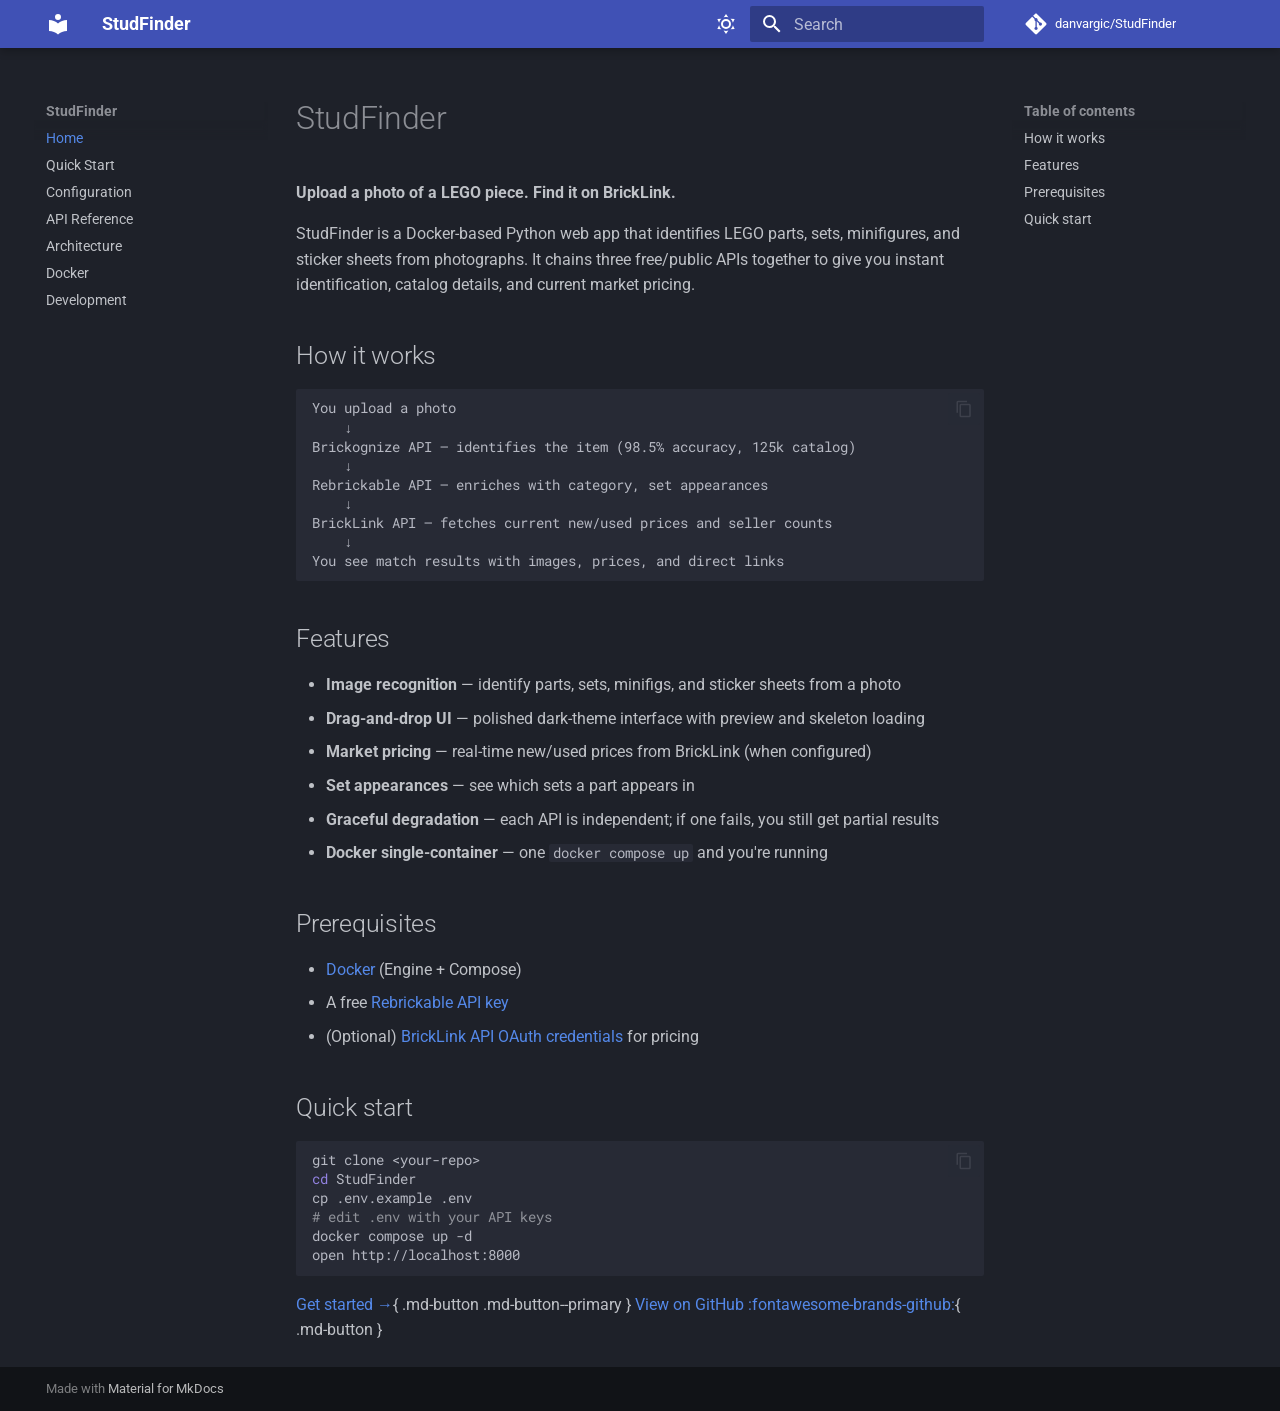
<file: site/index.html>
<!doctype html>
<html lang="en" class="no-js">
  <head>
    
      <meta charset="utf-8">
      <meta name="viewport" content="width=device-width,initial-scale=1">
      
        <meta name="description" content="Upload a photo and find matching LEGO parts on BrickLink">
      
      
      
        <link rel="canonical" href="https://danvargic.github.io/StudFinder/">
      
      
      
        <link rel="next" href="quickstart/">
      
      
        
      
      
      <link rel="icon" href="assets/images/favicon.png">
      <meta name="generator" content="mkdocs-1.6.1, mkdocs-material-9.7.6">
    
    
      
        <title>StudFinder</title>
      
    
    
      <link rel="stylesheet" href="assets/stylesheets/main.484c7ddc.min.css">
      
        
        <link rel="stylesheet" href="assets/stylesheets/palette.ab4e12ef.min.css">
      
      


    
    
      
    
    
      
        
        
        <link rel="preconnect" href="https://fonts.gstatic.com" crossorigin>
        <link rel="stylesheet" href="https://fonts.googleapis.com/css?family=Roboto:300,300i,400,400i,700,700i%7CRoboto+Mono:400,400i,700,700i&display=fallback">
        <style>:root{--md-text-font:"Roboto";--md-code-font:"Roboto Mono"}</style>
      
    
    
    <script>__md_scope=new URL(".",location),__md_hash=e=>[...e].reduce(((e,_)=>(e<<5)-e+_.charCodeAt(0)),0),__md_get=(e,_=localStorage,t=__md_scope)=>JSON.parse(_.getItem(t.pathname+"."+e)),__md_set=(e,_,t=localStorage,a=__md_scope)=>{try{t.setItem(a.pathname+"."+e,JSON.stringify(_))}catch(e){}}</script>
    
      

    
    
  </head>
  
  
    
    
      
    
    
    
    
    <body dir="ltr" data-md-color-scheme="slate" data-md-color-primary="indigo" data-md-color-accent="light-blue">
  
    
    <input class="md-toggle" data-md-toggle="drawer" type="checkbox" id="__drawer" autocomplete="off">
    <input class="md-toggle" data-md-toggle="search" type="checkbox" id="__search" autocomplete="off">
    <label class="md-overlay" for="__drawer"></label>
    <div data-md-component="skip">
      
        
        <a href="#studfinder" class="md-skip">
          Skip to content
        </a>
      
    </div>
    <div data-md-component="announce">
      
    </div>
    
    
      

  

<header class="md-header md-header--shadow" data-md-component="header">
  <nav class="md-header__inner md-grid" aria-label="Header">
    <a href="." title="StudFinder" class="md-header__button md-logo" aria-label="StudFinder" data-md-component="logo">
      
  
  <svg xmlns="http://www.w3.org/2000/svg" viewBox="0 0 24 24"><path d="M12 8a3 3 0 0 0 3-3 3 3 0 0 0-3-3 3 3 0 0 0-3 3 3 3 0 0 0 3 3m0 3.54C9.64 9.35 6.5 8 3 8v11c3.5 0 6.64 1.35 9 3.54 2.36-2.19 5.5-3.54 9-3.54V8c-3.5 0-6.64 1.35-9 3.54"/></svg>

    </a>
    <label class="md-header__button md-icon" for="__drawer">
      
      <svg xmlns="http://www.w3.org/2000/svg" viewBox="0 0 24 24"><path d="M3 6h18v2H3zm0 5h18v2H3zm0 5h18v2H3z"/></svg>
    </label>
    <div class="md-header__title" data-md-component="header-title">
      <div class="md-header__ellipsis">
        <div class="md-header__topic">
          <span class="md-ellipsis">
            StudFinder
          </span>
        </div>
        <div class="md-header__topic" data-md-component="header-topic">
          <span class="md-ellipsis">
            
              Home
            
          </span>
        </div>
      </div>
    </div>
    
      
        <form class="md-header__option" data-md-component="palette">
  
    
    
    
    <input class="md-option" data-md-color-media="" data-md-color-scheme="slate" data-md-color-primary="indigo" data-md-color-accent="light-blue"  aria-label="Switch to light mode"  type="radio" name="__palette" id="__palette_0">
    
      <label class="md-header__button md-icon" title="Switch to light mode" for="__palette_1" hidden>
        <svg xmlns="http://www.w3.org/2000/svg" viewBox="0 0 24 24"><path d="M12 7a5 5 0 0 1 5 5 5 5 0 0 1-5 5 5 5 0 0 1-5-5 5 5 0 0 1 5-5m0 2a3 3 0 0 0-3 3 3 3 0 0 0 3 3 3 3 0 0 0 3-3 3 3 0 0 0-3-3m0-7 2.39 3.42C13.65 5.15 12.84 5 12 5s-1.65.15-2.39.42zM3.34 7l4.16-.35A7.2 7.2 0 0 0 5.94 8.5c-.44.74-.69 1.5-.83 2.29zm.02 10 1.76-3.77a7.131 7.131 0 0 0 2.38 4.14zM20.65 7l-1.77 3.79a7.02 7.02 0 0 0-2.38-4.15zm-.01 10-4.14.36c.59-.51 1.12-1.14 1.54-1.86.42-.73.69-1.5.83-2.29zM12 22l-2.41-3.44c.74.27 1.55.44 2.41.44.82 0 1.63-.17 2.37-.44z"/></svg>
      </label>
    
  
    
    
    
    <input class="md-option" data-md-color-media="" data-md-color-scheme="default" data-md-color-primary="indigo" data-md-color-accent="light-blue"  aria-label="Switch to dark mode"  type="radio" name="__palette" id="__palette_1">
    
      <label class="md-header__button md-icon" title="Switch to dark mode" for="__palette_0" hidden>
        <svg xmlns="http://www.w3.org/2000/svg" viewBox="0 0 24 24"><path d="m17.75 4.09-2.53 1.94.91 3.06-2.63-1.81-2.63 1.81.91-3.06-2.53-1.94L12.44 4l1.06-3 1.06 3zm3.5 6.91-1.64 1.25.59 1.98-1.7-1.17-1.7 1.17.59-1.98L15.75 11l2.06-.05L18.5 9l.69 1.95zm-2.28 4.95c.83-.08 1.72 1.1 1.19 1.85-.32.45-.66.87-1.08 1.27C15.17 23 8.84 23 4.94 19.07c-3.91-3.9-3.91-10.24 0-14.14.4-.4.82-.76 1.27-1.08.75-.53 1.93.36 1.85 1.19-.27 2.86.69 5.83 2.89 8.02a9.96 9.96 0 0 0 8.02 2.89m-1.64 2.02a12.08 12.08 0 0 1-7.8-3.47c-2.17-2.19-3.33-5-3.49-7.82-2.81 3.14-2.7 7.96.31 10.98 3.02 3.01 7.84 3.12 10.98.31"/></svg>
      </label>
    
  
</form>
      
    
    
      <script>var palette=__md_get("__palette");if(palette&&palette.color){if("(prefers-color-scheme)"===palette.color.media){var media=matchMedia("(prefers-color-scheme: light)"),input=document.querySelector(media.matches?"[data-md-color-media='(prefers-color-scheme: light)']":"[data-md-color-media='(prefers-color-scheme: dark)']");palette.color.media=input.getAttribute("data-md-color-media"),palette.color.scheme=input.getAttribute("data-md-color-scheme"),palette.color.primary=input.getAttribute("data-md-color-primary"),palette.color.accent=input.getAttribute("data-md-color-accent")}for(var[key,value]of Object.entries(palette.color))document.body.setAttribute("data-md-color-"+key,value)}</script>
    
    
    
      
      
        <label class="md-header__button md-icon" for="__search">
          
          <svg xmlns="http://www.w3.org/2000/svg" viewBox="0 0 24 24"><path d="M9.5 3A6.5 6.5 0 0 1 16 9.5c0 1.61-.59 3.09-1.56 4.23l.27.27h.79l5 5-1.5 1.5-5-5v-.79l-.27-.27A6.52 6.52 0 0 1 9.5 16 6.5 6.5 0 0 1 3 9.5 6.5 6.5 0 0 1 9.5 3m0 2C7 5 5 7 5 9.5S7 14 9.5 14 14 12 14 9.5 12 5 9.5 5"/></svg>
        </label>
        <div class="md-search" data-md-component="search" role="dialog">
  <label class="md-search__overlay" for="__search"></label>
  <div class="md-search__inner" role="search">
    <form class="md-search__form" name="search">
      <input type="text" class="md-search__input" name="query" aria-label="Search" placeholder="Search" autocapitalize="off" autocorrect="off" autocomplete="off" spellcheck="false" data-md-component="search-query" required>
      <label class="md-search__icon md-icon" for="__search">
        
        <svg xmlns="http://www.w3.org/2000/svg" viewBox="0 0 24 24"><path d="M9.5 3A6.5 6.5 0 0 1 16 9.5c0 1.61-.59 3.09-1.56 4.23l.27.27h.79l5 5-1.5 1.5-5-5v-.79l-.27-.27A6.52 6.52 0 0 1 9.5 16 6.5 6.5 0 0 1 3 9.5 6.5 6.5 0 0 1 9.5 3m0 2C7 5 5 7 5 9.5S7 14 9.5 14 14 12 14 9.5 12 5 9.5 5"/></svg>
        
        <svg xmlns="http://www.w3.org/2000/svg" viewBox="0 0 24 24"><path d="M20 11v2H8l5.5 5.5-1.42 1.42L4.16 12l7.92-7.92L13.5 5.5 8 11z"/></svg>
      </label>
      <nav class="md-search__options" aria-label="Search">
        
        <button type="reset" class="md-search__icon md-icon" title="Clear" aria-label="Clear" tabindex="-1">
          
          <svg xmlns="http://www.w3.org/2000/svg" viewBox="0 0 24 24"><path d="M19 6.41 17.59 5 12 10.59 6.41 5 5 6.41 10.59 12 5 17.59 6.41 19 12 13.41 17.59 19 19 17.59 13.41 12z"/></svg>
        </button>
      </nav>
      
    </form>
    <div class="md-search__output">
      <div class="md-search__scrollwrap" tabindex="0" data-md-scrollfix>
        <div class="md-search-result" data-md-component="search-result">
          <div class="md-search-result__meta">
            Initializing search
          </div>
          <ol class="md-search-result__list" role="presentation"></ol>
        </div>
      </div>
    </div>
  </div>
</div>
      
    
    
      <div class="md-header__source">
        <a href="https://github.com/danvargic/StudFinder" title="Go to repository" class="md-source" data-md-component="source">
  <div class="md-source__icon md-icon">
    
    <svg xmlns="http://www.w3.org/2000/svg" viewBox="0 0 448 512"><!--! Font Awesome Free 7.1.0 by @fontawesome - https://fontawesome.com License - https://fontawesome.com/license/free (Icons: CC BY 4.0, Fonts: SIL OFL 1.1, Code: MIT License) Copyright 2025 Fonticons, Inc.--><path d="M439.6 236.1 244 40.5c-5.4-5.5-12.8-8.5-20.4-8.5s-15 3-20.4 8.4L162.5 81l51.5 51.5c27.1-9.1 52.7 16.8 43.4 43.7l49.7 49.7c34.2-11.8 61.2 31 35.5 56.7-26.5 26.5-70.2-2.9-56-37.3L240.3 199v121.9c25.3 12.5 22.3 41.8 9.1 55-6.4 6.4-15.2 10.1-24.3 10.1s-17.8-3.6-24.3-10.1c-17.6-17.6-11.1-46.9 11.2-56v-123c-20.8-8.5-24.6-30.7-18.6-45L142.6 101 8.5 235.1C3 240.6 0 247.9 0 255.5s3 15 8.5 20.4l195.6 195.7c5.4 5.4 12.7 8.4 20.4 8.4s15-3 20.4-8.4l194.7-194.7c5.4-5.4 8.4-12.8 8.4-20.4s-3-15-8.4-20.4"/></svg>
  </div>
  <div class="md-source__repository">
    danvargic/StudFinder
  </div>
</a>
      </div>
    
  </nav>
  
</header>
    
    <div class="md-container" data-md-component="container">
      
      
        
          
        
      
      <main class="md-main" data-md-component="main">
        <div class="md-main__inner md-grid">
          
            
              
              <div class="md-sidebar md-sidebar--primary" data-md-component="sidebar" data-md-type="navigation" >
                <div class="md-sidebar__scrollwrap">
                  <div class="md-sidebar__inner">
                    



<nav class="md-nav md-nav--primary" aria-label="Navigation" data-md-level="0">
  <label class="md-nav__title" for="__drawer">
    <a href="." title="StudFinder" class="md-nav__button md-logo" aria-label="StudFinder" data-md-component="logo">
      
  
  <svg xmlns="http://www.w3.org/2000/svg" viewBox="0 0 24 24"><path d="M12 8a3 3 0 0 0 3-3 3 3 0 0 0-3-3 3 3 0 0 0-3 3 3 3 0 0 0 3 3m0 3.54C9.64 9.35 6.5 8 3 8v11c3.5 0 6.64 1.35 9 3.54 2.36-2.19 5.5-3.54 9-3.54V8c-3.5 0-6.64 1.35-9 3.54"/></svg>

    </a>
    StudFinder
  </label>
  
    <div class="md-nav__source">
      <a href="https://github.com/danvargic/StudFinder" title="Go to repository" class="md-source" data-md-component="source">
  <div class="md-source__icon md-icon">
    
    <svg xmlns="http://www.w3.org/2000/svg" viewBox="0 0 448 512"><!--! Font Awesome Free 7.1.0 by @fontawesome - https://fontawesome.com License - https://fontawesome.com/license/free (Icons: CC BY 4.0, Fonts: SIL OFL 1.1, Code: MIT License) Copyright 2025 Fonticons, Inc.--><path d="M439.6 236.1 244 40.5c-5.4-5.5-12.8-8.5-20.4-8.5s-15 3-20.4 8.4L162.5 81l51.5 51.5c27.1-9.1 52.7 16.8 43.4 43.7l49.7 49.7c34.2-11.8 61.2 31 35.5 56.7-26.5 26.5-70.2-2.9-56-37.3L240.3 199v121.9c25.3 12.5 22.3 41.8 9.1 55-6.4 6.4-15.2 10.1-24.3 10.1s-17.8-3.6-24.3-10.1c-17.6-17.6-11.1-46.9 11.2-56v-123c-20.8-8.5-24.6-30.7-18.6-45L142.6 101 8.5 235.1C3 240.6 0 247.9 0 255.5s3 15 8.5 20.4l195.6 195.7c5.4 5.4 12.7 8.4 20.4 8.4s15-3 20.4-8.4l194.7-194.7c5.4-5.4 8.4-12.8 8.4-20.4s-3-15-8.4-20.4"/></svg>
  </div>
  <div class="md-source__repository">
    danvargic/StudFinder
  </div>
</a>
    </div>
  
  <ul class="md-nav__list" data-md-scrollfix>
    
      
      
  
  
    
  
  
  
    <li class="md-nav__item md-nav__item--active">
      
      <input class="md-nav__toggle md-toggle" type="checkbox" id="__toc">
      
      
        
      
      
        <label class="md-nav__link md-nav__link--active" for="__toc">
          
  
  
  <span class="md-ellipsis">
    
  
    Home
  

    
  </span>
  
  

          <span class="md-nav__icon md-icon"></span>
        </label>
      
      <a href="." class="md-nav__link md-nav__link--active">
        
  
  
  <span class="md-ellipsis">
    
  
    Home
  

    
  </span>
  
  

      </a>
      
        

<nav class="md-nav md-nav--secondary" aria-label="Table of contents">
  
  
  
    
  
  
    <label class="md-nav__title" for="__toc">
      <span class="md-nav__icon md-icon"></span>
      Table of contents
    </label>
    <ul class="md-nav__list" data-md-component="toc" data-md-scrollfix>
      
        <li class="md-nav__item">
  <a href="#how-it-works" class="md-nav__link">
    <span class="md-ellipsis">
      
        How it works
      
    </span>
  </a>
  
</li>
      
        <li class="md-nav__item">
  <a href="#features" class="md-nav__link">
    <span class="md-ellipsis">
      
        Features
      
    </span>
  </a>
  
</li>
      
        <li class="md-nav__item">
  <a href="#prerequisites" class="md-nav__link">
    <span class="md-ellipsis">
      
        Prerequisites
      
    </span>
  </a>
  
</li>
      
        <li class="md-nav__item">
  <a href="#quick-start" class="md-nav__link">
    <span class="md-ellipsis">
      
        Quick start
      
    </span>
  </a>
  
</li>
      
    </ul>
  
</nav>
      
    </li>
  

    
      
      
  
  
  
  
    <li class="md-nav__item">
      <a href="quickstart/" class="md-nav__link">
        
  
  
  <span class="md-ellipsis">
    
  
    Quick Start
  

    
  </span>
  
  

      </a>
    </li>
  

    
      
      
  
  
  
  
    <li class="md-nav__item">
      <a href="configuration/" class="md-nav__link">
        
  
  
  <span class="md-ellipsis">
    
  
    Configuration
  

    
  </span>
  
  

      </a>
    </li>
  

    
      
      
  
  
  
  
    <li class="md-nav__item">
      <a href="api/" class="md-nav__link">
        
  
  
  <span class="md-ellipsis">
    
  
    API Reference
  

    
  </span>
  
  

      </a>
    </li>
  

    
      
      
  
  
  
  
    <li class="md-nav__item">
      <a href="architecture/" class="md-nav__link">
        
  
  
  <span class="md-ellipsis">
    
  
    Architecture
  

    
  </span>
  
  

      </a>
    </li>
  

    
      
      
  
  
  
  
    <li class="md-nav__item">
      <a href="docker/" class="md-nav__link">
        
  
  
  <span class="md-ellipsis">
    
  
    Docker
  

    
  </span>
  
  

      </a>
    </li>
  

    
      
      
  
  
  
  
    <li class="md-nav__item">
      <a href="development/" class="md-nav__link">
        
  
  
  <span class="md-ellipsis">
    
  
    Development
  

    
  </span>
  
  

      </a>
    </li>
  

    
  </ul>
</nav>
                  </div>
                </div>
              </div>
            
            
              
              <div class="md-sidebar md-sidebar--secondary" data-md-component="sidebar" data-md-type="toc" >
                <div class="md-sidebar__scrollwrap">
                  <div class="md-sidebar__inner">
                    

<nav class="md-nav md-nav--secondary" aria-label="Table of contents">
  
  
  
    
  
  
    <label class="md-nav__title" for="__toc">
      <span class="md-nav__icon md-icon"></span>
      Table of contents
    </label>
    <ul class="md-nav__list" data-md-component="toc" data-md-scrollfix>
      
        <li class="md-nav__item">
  <a href="#how-it-works" class="md-nav__link">
    <span class="md-ellipsis">
      
        How it works
      
    </span>
  </a>
  
</li>
      
        <li class="md-nav__item">
  <a href="#features" class="md-nav__link">
    <span class="md-ellipsis">
      
        Features
      
    </span>
  </a>
  
</li>
      
        <li class="md-nav__item">
  <a href="#prerequisites" class="md-nav__link">
    <span class="md-ellipsis">
      
        Prerequisites
      
    </span>
  </a>
  
</li>
      
        <li class="md-nav__item">
  <a href="#quick-start" class="md-nav__link">
    <span class="md-ellipsis">
      
        Quick start
      
    </span>
  </a>
  
</li>
      
    </ul>
  
</nav>
                  </div>
                </div>
              </div>
            
          
          
            <div class="md-content" data-md-component="content">
              
              <article class="md-content__inner md-typeset">
                
                  


  
  


<h1 id="studfinder">StudFinder<a class="headerlink" href="#studfinder" title="Permanent link">&para;</a></h1>
<p><strong>Upload a photo of a LEGO piece. Find it on BrickLink.</strong></p>
<p>StudFinder is a Docker-based Python web app that identifies LEGO parts, sets, minifigures, and sticker sheets from photographs. It chains three free/public APIs together to give you instant identification, catalog details, and current market pricing.</p>
<h2 id="how-it-works">How it works<a class="headerlink" href="#how-it-works" title="Permanent link">&para;</a></h2>
<div class="highlight"><pre><span></span><code><a id="__codelineno-0-1" name="__codelineno-0-1" href="#__codelineno-0-1"></a>You upload a photo
<a id="__codelineno-0-2" name="__codelineno-0-2" href="#__codelineno-0-2"></a>    ↓
<a id="__codelineno-0-3" name="__codelineno-0-3" href="#__codelineno-0-3"></a>Brickognize API — identifies the item (98.5% accuracy, 125k catalog)
<a id="__codelineno-0-4" name="__codelineno-0-4" href="#__codelineno-0-4"></a>    ↓
<a id="__codelineno-0-5" name="__codelineno-0-5" href="#__codelineno-0-5"></a>Rebrickable API — enriches with category, set appearances
<a id="__codelineno-0-6" name="__codelineno-0-6" href="#__codelineno-0-6"></a>    ↓
<a id="__codelineno-0-7" name="__codelineno-0-7" href="#__codelineno-0-7"></a>BrickLink API — fetches current new/used prices and seller counts
<a id="__codelineno-0-8" name="__codelineno-0-8" href="#__codelineno-0-8"></a>    ↓
<a id="__codelineno-0-9" name="__codelineno-0-9" href="#__codelineno-0-9"></a>You see match results with images, prices, and direct links
</code></pre></div>
<h2 id="features">Features<a class="headerlink" href="#features" title="Permanent link">&para;</a></h2>
<ul>
<li><strong>Image recognition</strong> — identify parts, sets, minifigs, and sticker sheets from a photo</li>
<li><strong>Drag-and-drop UI</strong> — polished dark-theme interface with preview and skeleton loading</li>
<li><strong>Market pricing</strong> — real-time new/used prices from BrickLink (when configured)</li>
<li><strong>Set appearances</strong> — see which sets a part appears in</li>
<li><strong>Graceful degradation</strong> — each API is independent; if one fails, you still get partial results</li>
<li><strong>Docker single-container</strong> — one <code>docker compose up</code> and you're running</li>
</ul>
<h2 id="prerequisites">Prerequisites<a class="headerlink" href="#prerequisites" title="Permanent link">&para;</a></h2>
<ul>
<li><a href="https://docs.docker.com/get-docker/">Docker</a> (Engine + Compose)</li>
<li>A free <a href="https://rebrickable.com/api/">Rebrickable API key</a></li>
<li>(Optional) <a href="https://www.bricklink.com/v3/api.register.html">BrickLink API OAuth credentials</a> for pricing</li>
</ul>
<h2 id="quick-start">Quick start<a class="headerlink" href="#quick-start" title="Permanent link">&para;</a></h2>
<div class="highlight"><pre><span></span><code><a id="__codelineno-1-1" name="__codelineno-1-1" href="#__codelineno-1-1"></a>git<span class="w"> </span>clone<span class="w"> </span>&lt;your-repo&gt;
<a id="__codelineno-1-2" name="__codelineno-1-2" href="#__codelineno-1-2"></a><span class="nb">cd</span><span class="w"> </span>StudFinder
<a id="__codelineno-1-3" name="__codelineno-1-3" href="#__codelineno-1-3"></a>cp<span class="w"> </span>.env.example<span class="w"> </span>.env
<a id="__codelineno-1-4" name="__codelineno-1-4" href="#__codelineno-1-4"></a><span class="c1"># edit .env with your API keys</span>
<a id="__codelineno-1-5" name="__codelineno-1-5" href="#__codelineno-1-5"></a>docker<span class="w"> </span>compose<span class="w"> </span>up<span class="w"> </span>-d
<a id="__codelineno-1-6" name="__codelineno-1-6" href="#__codelineno-1-6"></a>open<span class="w"> </span>http://localhost:8000
</code></pre></div>
<p><a href="quickstart/">Get started →</a>{ .md-button .md-button--primary }
<a href="https://github.com/danvargic/StudFinder">View on GitHub :fontawesome-brands-github:</a>{ .md-button }</p>












                
              </article>
            </div>
          
          
<script>var target=document.getElementById(location.hash.slice(1));target&&target.name&&(target.checked=target.name.startsWith("__tabbed_"))</script>
        </div>
        
      </main>
      
        <footer class="md-footer">
  
  <div class="md-footer-meta md-typeset">
    <div class="md-footer-meta__inner md-grid">
      <div class="md-copyright">
  
  
    Made with
    <a href="https://squidfunk.github.io/mkdocs-material/" target="_blank" rel="noopener">
      Material for MkDocs
    </a>
  
</div>
      
    </div>
  </div>
</footer>
      
    </div>
    <div class="md-dialog" data-md-component="dialog">
      <div class="md-dialog__inner md-typeset"></div>
    </div>
    
    
    
      
      
      <script id="__config" type="application/json">{"annotate": null, "base": ".", "features": ["navigation.instant", "navigation.tracking", "navigation.indexes", "content.code.copy", "content.code.annotate"], "search": "assets/javascripts/workers/search.2c215733.min.js", "tags": null, "translations": {"clipboard.copied": "Copied to clipboard", "clipboard.copy": "Copy to clipboard", "search.result.more.one": "1 more on this page", "search.result.more.other": "# more on this page", "search.result.none": "No matching documents", "search.result.one": "1 matching document", "search.result.other": "# matching documents", "search.result.placeholder": "Type to start searching", "search.result.term.missing": "Missing", "select.version": "Select version"}, "version": null}</script>
    
    
      <script src="assets/javascripts/bundle.79ae519e.min.js"></script>
      
    
  </body>
</html>
</file>
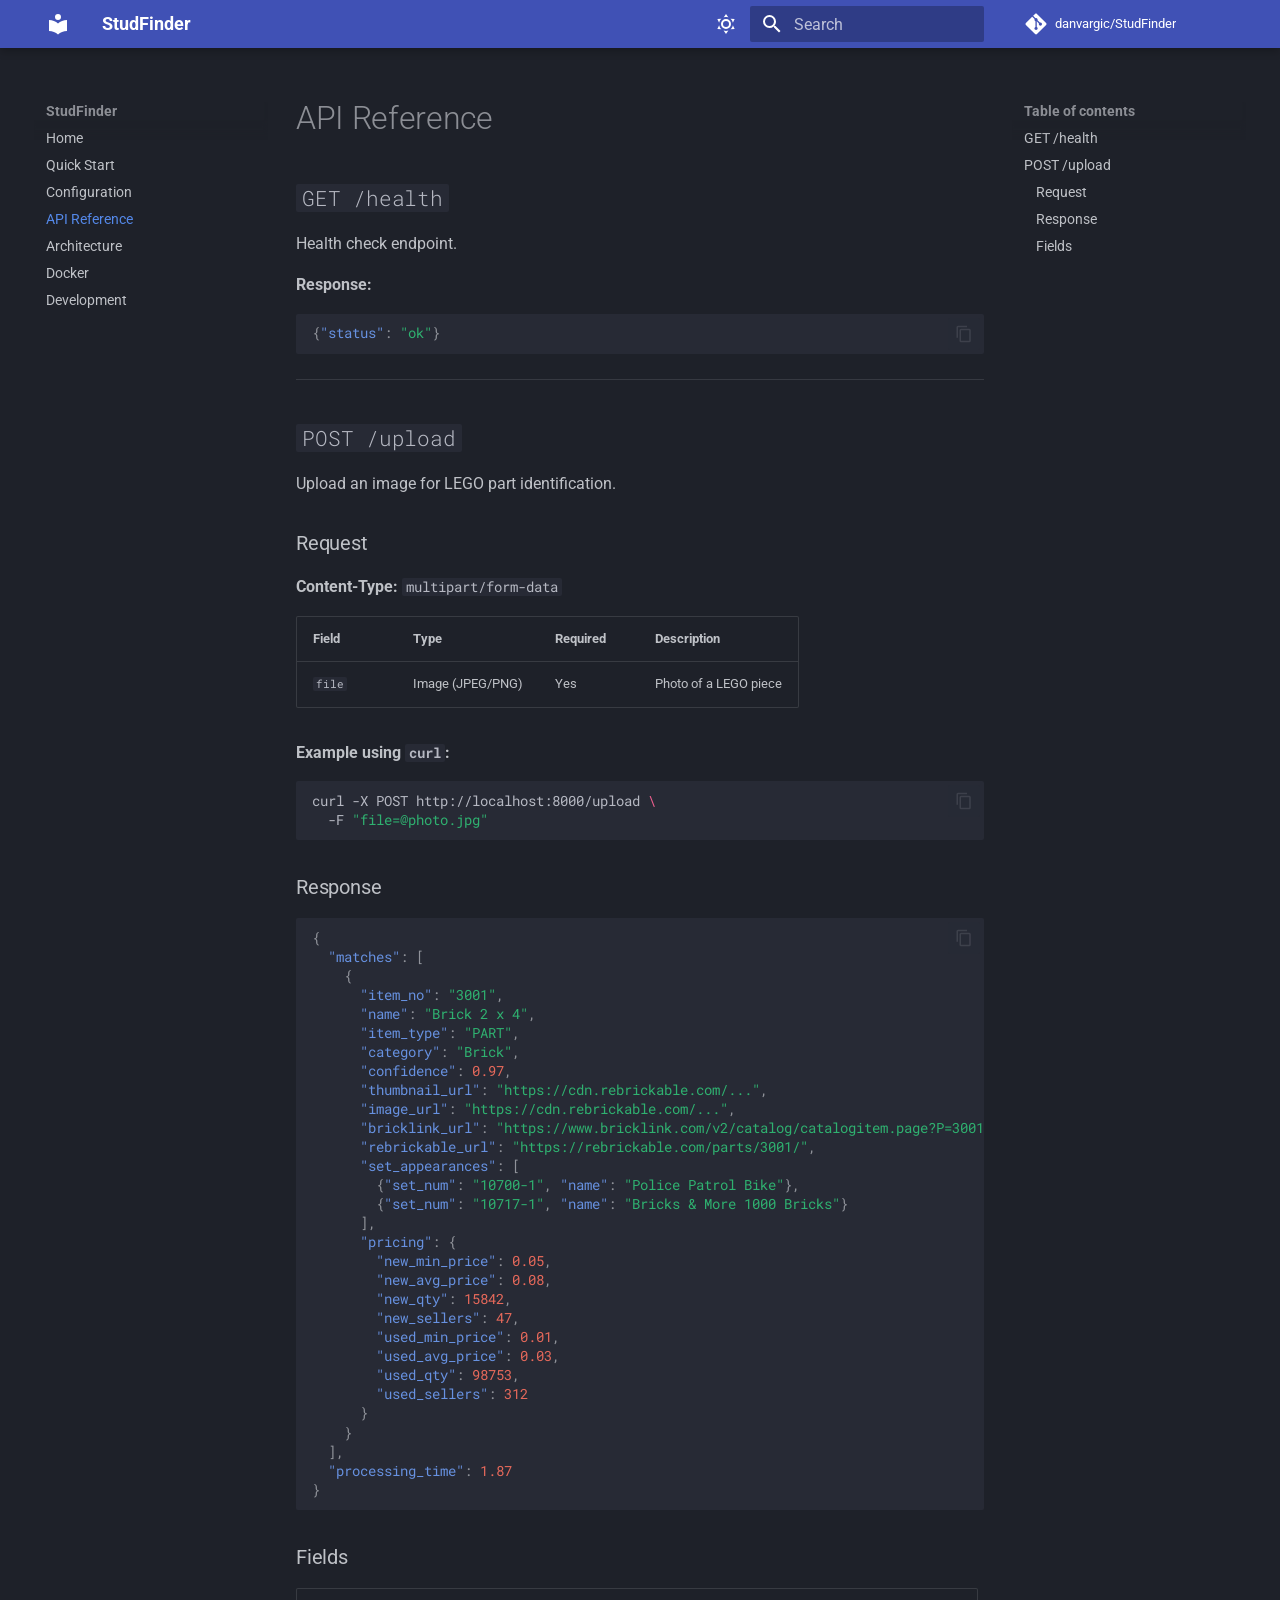
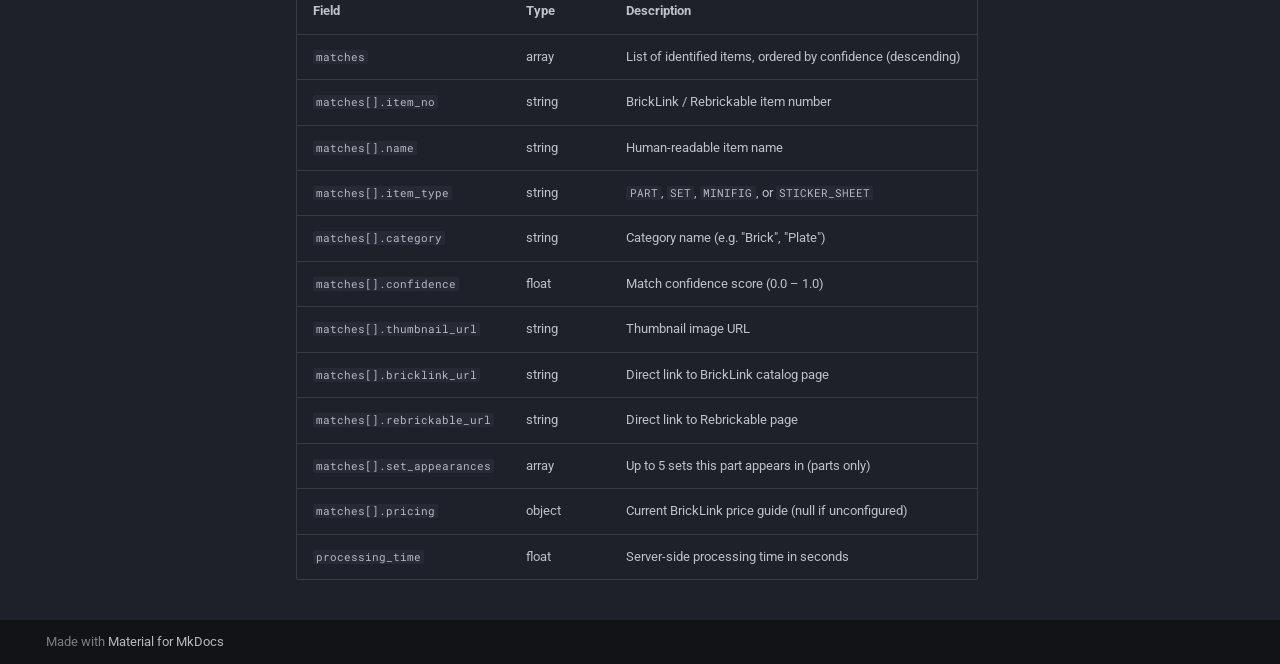
<file: site/api/index.html>
<!doctype html>
<html lang="en" class="no-js">
  <head>
    
      <meta charset="utf-8">
      <meta name="viewport" content="width=device-width,initial-scale=1">
      
        <meta name="description" content="Upload a photo and find matching LEGO parts on BrickLink">
      
      
      
        <link rel="canonical" href="https://danvargic.github.io/StudFinder/api/">
      
      
        <link rel="prev" href="../configuration/">
      
      
        <link rel="next" href="../architecture/">
      
      
        
      
      
      <link rel="icon" href="../assets/images/favicon.png">
      <meta name="generator" content="mkdocs-1.6.1, mkdocs-material-9.7.6">
    
    
      
        <title>API Reference - StudFinder</title>
      
    
    
      <link rel="stylesheet" href="../assets/stylesheets/main.484c7ddc.min.css">
      
        
        <link rel="stylesheet" href="../assets/stylesheets/palette.ab4e12ef.min.css">
      
      


    
    
      
    
    
      
        
        
        <link rel="preconnect" href="https://fonts.gstatic.com" crossorigin>
        <link rel="stylesheet" href="https://fonts.googleapis.com/css?family=Roboto:300,300i,400,400i,700,700i%7CRoboto+Mono:400,400i,700,700i&display=fallback">
        <style>:root{--md-text-font:"Roboto";--md-code-font:"Roboto Mono"}</style>
      
    
    
    <script>__md_scope=new URL("..",location),__md_hash=e=>[...e].reduce(((e,_)=>(e<<5)-e+_.charCodeAt(0)),0),__md_get=(e,_=localStorage,t=__md_scope)=>JSON.parse(_.getItem(t.pathname+"."+e)),__md_set=(e,_,t=localStorage,a=__md_scope)=>{try{t.setItem(a.pathname+"."+e,JSON.stringify(_))}catch(e){}}</script>
    
      

    
    
  </head>
  
  
    
    
      
    
    
    
    
    <body dir="ltr" data-md-color-scheme="slate" data-md-color-primary="indigo" data-md-color-accent="light-blue">
  
    
    <input class="md-toggle" data-md-toggle="drawer" type="checkbox" id="__drawer" autocomplete="off">
    <input class="md-toggle" data-md-toggle="search" type="checkbox" id="__search" autocomplete="off">
    <label class="md-overlay" for="__drawer"></label>
    <div data-md-component="skip">
      
        
        <a href="#api-reference" class="md-skip">
          Skip to content
        </a>
      
    </div>
    <div data-md-component="announce">
      
    </div>
    
    
      

  

<header class="md-header md-header--shadow" data-md-component="header">
  <nav class="md-header__inner md-grid" aria-label="Header">
    <a href=".." title="StudFinder" class="md-header__button md-logo" aria-label="StudFinder" data-md-component="logo">
      
  
  <svg xmlns="http://www.w3.org/2000/svg" viewBox="0 0 24 24"><path d="M12 8a3 3 0 0 0 3-3 3 3 0 0 0-3-3 3 3 0 0 0-3 3 3 3 0 0 0 3 3m0 3.54C9.64 9.35 6.5 8 3 8v11c3.5 0 6.64 1.35 9 3.54 2.36-2.19 5.5-3.54 9-3.54V8c-3.5 0-6.64 1.35-9 3.54"/></svg>

    </a>
    <label class="md-header__button md-icon" for="__drawer">
      
      <svg xmlns="http://www.w3.org/2000/svg" viewBox="0 0 24 24"><path d="M3 6h18v2H3zm0 5h18v2H3zm0 5h18v2H3z"/></svg>
    </label>
    <div class="md-header__title" data-md-component="header-title">
      <div class="md-header__ellipsis">
        <div class="md-header__topic">
          <span class="md-ellipsis">
            StudFinder
          </span>
        </div>
        <div class="md-header__topic" data-md-component="header-topic">
          <span class="md-ellipsis">
            
              API Reference
            
          </span>
        </div>
      </div>
    </div>
    
      
        <form class="md-header__option" data-md-component="palette">
  
    
    
    
    <input class="md-option" data-md-color-media="" data-md-color-scheme="slate" data-md-color-primary="indigo" data-md-color-accent="light-blue"  aria-label="Switch to light mode"  type="radio" name="__palette" id="__palette_0">
    
      <label class="md-header__button md-icon" title="Switch to light mode" for="__palette_1" hidden>
        <svg xmlns="http://www.w3.org/2000/svg" viewBox="0 0 24 24"><path d="M12 7a5 5 0 0 1 5 5 5 5 0 0 1-5 5 5 5 0 0 1-5-5 5 5 0 0 1 5-5m0 2a3 3 0 0 0-3 3 3 3 0 0 0 3 3 3 3 0 0 0 3-3 3 3 0 0 0-3-3m0-7 2.39 3.42C13.65 5.15 12.84 5 12 5s-1.65.15-2.39.42zM3.34 7l4.16-.35A7.2 7.2 0 0 0 5.94 8.5c-.44.74-.69 1.5-.83 2.29zm.02 10 1.76-3.77a7.131 7.131 0 0 0 2.38 4.14zM20.65 7l-1.77 3.79a7.02 7.02 0 0 0-2.38-4.15zm-.01 10-4.14.36c.59-.51 1.12-1.14 1.54-1.86.42-.73.69-1.5.83-2.29zM12 22l-2.41-3.44c.74.27 1.55.44 2.41.44.82 0 1.63-.17 2.37-.44z"/></svg>
      </label>
    
  
    
    
    
    <input class="md-option" data-md-color-media="" data-md-color-scheme="default" data-md-color-primary="indigo" data-md-color-accent="light-blue"  aria-label="Switch to dark mode"  type="radio" name="__palette" id="__palette_1">
    
      <label class="md-header__button md-icon" title="Switch to dark mode" for="__palette_0" hidden>
        <svg xmlns="http://www.w3.org/2000/svg" viewBox="0 0 24 24"><path d="m17.75 4.09-2.53 1.94.91 3.06-2.63-1.81-2.63 1.81.91-3.06-2.53-1.94L12.44 4l1.06-3 1.06 3zm3.5 6.91-1.64 1.25.59 1.98-1.7-1.17-1.7 1.17.59-1.98L15.75 11l2.06-.05L18.5 9l.69 1.95zm-2.28 4.95c.83-.08 1.72 1.1 1.19 1.85-.32.45-.66.87-1.08 1.27C15.17 23 8.84 23 4.94 19.07c-3.91-3.9-3.91-10.24 0-14.14.4-.4.82-.76 1.27-1.08.75-.53 1.93.36 1.85 1.19-.27 2.86.69 5.83 2.89 8.02a9.96 9.96 0 0 0 8.02 2.89m-1.64 2.02a12.08 12.08 0 0 1-7.8-3.47c-2.17-2.19-3.33-5-3.49-7.82-2.81 3.14-2.7 7.96.31 10.98 3.02 3.01 7.84 3.12 10.98.31"/></svg>
      </label>
    
  
</form>
      
    
    
      <script>var palette=__md_get("__palette");if(palette&&palette.color){if("(prefers-color-scheme)"===palette.color.media){var media=matchMedia("(prefers-color-scheme: light)"),input=document.querySelector(media.matches?"[data-md-color-media='(prefers-color-scheme: light)']":"[data-md-color-media='(prefers-color-scheme: dark)']");palette.color.media=input.getAttribute("data-md-color-media"),palette.color.scheme=input.getAttribute("data-md-color-scheme"),palette.color.primary=input.getAttribute("data-md-color-primary"),palette.color.accent=input.getAttribute("data-md-color-accent")}for(var[key,value]of Object.entries(palette.color))document.body.setAttribute("data-md-color-"+key,value)}</script>
    
    
    
      
      
        <label class="md-header__button md-icon" for="__search">
          
          <svg xmlns="http://www.w3.org/2000/svg" viewBox="0 0 24 24"><path d="M9.5 3A6.5 6.5 0 0 1 16 9.5c0 1.61-.59 3.09-1.56 4.23l.27.27h.79l5 5-1.5 1.5-5-5v-.79l-.27-.27A6.52 6.52 0 0 1 9.5 16 6.5 6.5 0 0 1 3 9.5 6.5 6.5 0 0 1 9.5 3m0 2C7 5 5 7 5 9.5S7 14 9.5 14 14 12 14 9.5 12 5 9.5 5"/></svg>
        </label>
        <div class="md-search" data-md-component="search" role="dialog">
  <label class="md-search__overlay" for="__search"></label>
  <div class="md-search__inner" role="search">
    <form class="md-search__form" name="search">
      <input type="text" class="md-search__input" name="query" aria-label="Search" placeholder="Search" autocapitalize="off" autocorrect="off" autocomplete="off" spellcheck="false" data-md-component="search-query" required>
      <label class="md-search__icon md-icon" for="__search">
        
        <svg xmlns="http://www.w3.org/2000/svg" viewBox="0 0 24 24"><path d="M9.5 3A6.5 6.5 0 0 1 16 9.5c0 1.61-.59 3.09-1.56 4.23l.27.27h.79l5 5-1.5 1.5-5-5v-.79l-.27-.27A6.52 6.52 0 0 1 9.5 16 6.5 6.5 0 0 1 3 9.5 6.5 6.5 0 0 1 9.5 3m0 2C7 5 5 7 5 9.5S7 14 9.5 14 14 12 14 9.5 12 5 9.5 5"/></svg>
        
        <svg xmlns="http://www.w3.org/2000/svg" viewBox="0 0 24 24"><path d="M20 11v2H8l5.5 5.5-1.42 1.42L4.16 12l7.92-7.92L13.5 5.5 8 11z"/></svg>
      </label>
      <nav class="md-search__options" aria-label="Search">
        
        <button type="reset" class="md-search__icon md-icon" title="Clear" aria-label="Clear" tabindex="-1">
          
          <svg xmlns="http://www.w3.org/2000/svg" viewBox="0 0 24 24"><path d="M19 6.41 17.59 5 12 10.59 6.41 5 5 6.41 10.59 12 5 17.59 6.41 19 12 13.41 17.59 19 19 17.59 13.41 12z"/></svg>
        </button>
      </nav>
      
    </form>
    <div class="md-search__output">
      <div class="md-search__scrollwrap" tabindex="0" data-md-scrollfix>
        <div class="md-search-result" data-md-component="search-result">
          <div class="md-search-result__meta">
            Initializing search
          </div>
          <ol class="md-search-result__list" role="presentation"></ol>
        </div>
      </div>
    </div>
  </div>
</div>
      
    
    
      <div class="md-header__source">
        <a href="https://github.com/danvargic/StudFinder" title="Go to repository" class="md-source" data-md-component="source">
  <div class="md-source__icon md-icon">
    
    <svg xmlns="http://www.w3.org/2000/svg" viewBox="0 0 448 512"><!--! Font Awesome Free 7.1.0 by @fontawesome - https://fontawesome.com License - https://fontawesome.com/license/free (Icons: CC BY 4.0, Fonts: SIL OFL 1.1, Code: MIT License) Copyright 2025 Fonticons, Inc.--><path d="M439.6 236.1 244 40.5c-5.4-5.5-12.8-8.5-20.4-8.5s-15 3-20.4 8.4L162.5 81l51.5 51.5c27.1-9.1 52.7 16.8 43.4 43.7l49.7 49.7c34.2-11.8 61.2 31 35.5 56.7-26.5 26.5-70.2-2.9-56-37.3L240.3 199v121.9c25.3 12.5 22.3 41.8 9.1 55-6.4 6.4-15.2 10.1-24.3 10.1s-17.8-3.6-24.3-10.1c-17.6-17.6-11.1-46.9 11.2-56v-123c-20.8-8.5-24.6-30.7-18.6-45L142.6 101 8.5 235.1C3 240.6 0 247.9 0 255.5s3 15 8.5 20.4l195.6 195.7c5.4 5.4 12.7 8.4 20.4 8.4s15-3 20.4-8.4l194.7-194.7c5.4-5.4 8.4-12.8 8.4-20.4s-3-15-8.4-20.4"/></svg>
  </div>
  <div class="md-source__repository">
    danvargic/StudFinder
  </div>
</a>
      </div>
    
  </nav>
  
</header>
    
    <div class="md-container" data-md-component="container">
      
      
        
          
        
      
      <main class="md-main" data-md-component="main">
        <div class="md-main__inner md-grid">
          
            
              
              <div class="md-sidebar md-sidebar--primary" data-md-component="sidebar" data-md-type="navigation" >
                <div class="md-sidebar__scrollwrap">
                  <div class="md-sidebar__inner">
                    



<nav class="md-nav md-nav--primary" aria-label="Navigation" data-md-level="0">
  <label class="md-nav__title" for="__drawer">
    <a href=".." title="StudFinder" class="md-nav__button md-logo" aria-label="StudFinder" data-md-component="logo">
      
  
  <svg xmlns="http://www.w3.org/2000/svg" viewBox="0 0 24 24"><path d="M12 8a3 3 0 0 0 3-3 3 3 0 0 0-3-3 3 3 0 0 0-3 3 3 3 0 0 0 3 3m0 3.54C9.64 9.35 6.5 8 3 8v11c3.5 0 6.64 1.35 9 3.54 2.36-2.19 5.5-3.54 9-3.54V8c-3.5 0-6.64 1.35-9 3.54"/></svg>

    </a>
    StudFinder
  </label>
  
    <div class="md-nav__source">
      <a href="https://github.com/danvargic/StudFinder" title="Go to repository" class="md-source" data-md-component="source">
  <div class="md-source__icon md-icon">
    
    <svg xmlns="http://www.w3.org/2000/svg" viewBox="0 0 448 512"><!--! Font Awesome Free 7.1.0 by @fontawesome - https://fontawesome.com License - https://fontawesome.com/license/free (Icons: CC BY 4.0, Fonts: SIL OFL 1.1, Code: MIT License) Copyright 2025 Fonticons, Inc.--><path d="M439.6 236.1 244 40.5c-5.4-5.5-12.8-8.5-20.4-8.5s-15 3-20.4 8.4L162.5 81l51.5 51.5c27.1-9.1 52.7 16.8 43.4 43.7l49.7 49.7c34.2-11.8 61.2 31 35.5 56.7-26.5 26.5-70.2-2.9-56-37.3L240.3 199v121.9c25.3 12.5 22.3 41.8 9.1 55-6.4 6.4-15.2 10.1-24.3 10.1s-17.8-3.6-24.3-10.1c-17.6-17.6-11.1-46.9 11.2-56v-123c-20.8-8.5-24.6-30.7-18.6-45L142.6 101 8.5 235.1C3 240.6 0 247.9 0 255.5s3 15 8.5 20.4l195.6 195.7c5.4 5.4 12.7 8.4 20.4 8.4s15-3 20.4-8.4l194.7-194.7c5.4-5.4 8.4-12.8 8.4-20.4s-3-15-8.4-20.4"/></svg>
  </div>
  <div class="md-source__repository">
    danvargic/StudFinder
  </div>
</a>
    </div>
  
  <ul class="md-nav__list" data-md-scrollfix>
    
      
      
  
  
  
  
    <li class="md-nav__item">
      <a href=".." class="md-nav__link">
        
  
  
  <span class="md-ellipsis">
    
  
    Home
  

    
  </span>
  
  

      </a>
    </li>
  

    
      
      
  
  
  
  
    <li class="md-nav__item">
      <a href="../quickstart/" class="md-nav__link">
        
  
  
  <span class="md-ellipsis">
    
  
    Quick Start
  

    
  </span>
  
  

      </a>
    </li>
  

    
      
      
  
  
  
  
    <li class="md-nav__item">
      <a href="../configuration/" class="md-nav__link">
        
  
  
  <span class="md-ellipsis">
    
  
    Configuration
  

    
  </span>
  
  

      </a>
    </li>
  

    
      
      
  
  
    
  
  
  
    <li class="md-nav__item md-nav__item--active">
      
      <input class="md-nav__toggle md-toggle" type="checkbox" id="__toc">
      
      
        
      
      
        <label class="md-nav__link md-nav__link--active" for="__toc">
          
  
  
  <span class="md-ellipsis">
    
  
    API Reference
  

    
  </span>
  
  

          <span class="md-nav__icon md-icon"></span>
        </label>
      
      <a href="./" class="md-nav__link md-nav__link--active">
        
  
  
  <span class="md-ellipsis">
    
  
    API Reference
  

    
  </span>
  
  

      </a>
      
        

<nav class="md-nav md-nav--secondary" aria-label="Table of contents">
  
  
  
    
  
  
    <label class="md-nav__title" for="__toc">
      <span class="md-nav__icon md-icon"></span>
      Table of contents
    </label>
    <ul class="md-nav__list" data-md-component="toc" data-md-scrollfix>
      
        <li class="md-nav__item">
  <a href="#get-health" class="md-nav__link">
    <span class="md-ellipsis">
      
        GET /health
      
    </span>
  </a>
  
</li>
      
        <li class="md-nav__item">
  <a href="#post-upload" class="md-nav__link">
    <span class="md-ellipsis">
      
        POST /upload
      
    </span>
  </a>
  
    <nav class="md-nav" aria-label="POST /upload">
      <ul class="md-nav__list">
        
          <li class="md-nav__item">
  <a href="#request" class="md-nav__link">
    <span class="md-ellipsis">
      
        Request
      
    </span>
  </a>
  
</li>
        
          <li class="md-nav__item">
  <a href="#response" class="md-nav__link">
    <span class="md-ellipsis">
      
        Response
      
    </span>
  </a>
  
</li>
        
          <li class="md-nav__item">
  <a href="#fields" class="md-nav__link">
    <span class="md-ellipsis">
      
        Fields
      
    </span>
  </a>
  
</li>
        
      </ul>
    </nav>
  
</li>
      
    </ul>
  
</nav>
      
    </li>
  

    
      
      
  
  
  
  
    <li class="md-nav__item">
      <a href="../architecture/" class="md-nav__link">
        
  
  
  <span class="md-ellipsis">
    
  
    Architecture
  

    
  </span>
  
  

      </a>
    </li>
  

    
      
      
  
  
  
  
    <li class="md-nav__item">
      <a href="../docker/" class="md-nav__link">
        
  
  
  <span class="md-ellipsis">
    
  
    Docker
  

    
  </span>
  
  

      </a>
    </li>
  

    
      
      
  
  
  
  
    <li class="md-nav__item">
      <a href="../development/" class="md-nav__link">
        
  
  
  <span class="md-ellipsis">
    
  
    Development
  

    
  </span>
  
  

      </a>
    </li>
  

    
  </ul>
</nav>
                  </div>
                </div>
              </div>
            
            
              
              <div class="md-sidebar md-sidebar--secondary" data-md-component="sidebar" data-md-type="toc" >
                <div class="md-sidebar__scrollwrap">
                  <div class="md-sidebar__inner">
                    

<nav class="md-nav md-nav--secondary" aria-label="Table of contents">
  
  
  
    
  
  
    <label class="md-nav__title" for="__toc">
      <span class="md-nav__icon md-icon"></span>
      Table of contents
    </label>
    <ul class="md-nav__list" data-md-component="toc" data-md-scrollfix>
      
        <li class="md-nav__item">
  <a href="#get-health" class="md-nav__link">
    <span class="md-ellipsis">
      
        GET /health
      
    </span>
  </a>
  
</li>
      
        <li class="md-nav__item">
  <a href="#post-upload" class="md-nav__link">
    <span class="md-ellipsis">
      
        POST /upload
      
    </span>
  </a>
  
    <nav class="md-nav" aria-label="POST /upload">
      <ul class="md-nav__list">
        
          <li class="md-nav__item">
  <a href="#request" class="md-nav__link">
    <span class="md-ellipsis">
      
        Request
      
    </span>
  </a>
  
</li>
        
          <li class="md-nav__item">
  <a href="#response" class="md-nav__link">
    <span class="md-ellipsis">
      
        Response
      
    </span>
  </a>
  
</li>
        
          <li class="md-nav__item">
  <a href="#fields" class="md-nav__link">
    <span class="md-ellipsis">
      
        Fields
      
    </span>
  </a>
  
</li>
        
      </ul>
    </nav>
  
</li>
      
    </ul>
  
</nav>
                  </div>
                </div>
              </div>
            
          
          
            <div class="md-content" data-md-component="content">
              
              <article class="md-content__inner md-typeset">
                
                  


  
  


<h1 id="api-reference">API Reference<a class="headerlink" href="#api-reference" title="Permanent link">&para;</a></h1>
<h2 id="get-health"><code>GET /health</code><a class="headerlink" href="#get-health" title="Permanent link">&para;</a></h2>
<p>Health check endpoint.</p>
<p><strong>Response:</strong></p>
<div class="highlight"><pre><span></span><code><a id="__codelineno-0-1" name="__codelineno-0-1" href="#__codelineno-0-1"></a><span class="p">{</span><span class="nt">&quot;status&quot;</span><span class="p">:</span><span class="w"> </span><span class="s2">&quot;ok&quot;</span><span class="p">}</span>
</code></pre></div>
<hr />
<h2 id="post-upload"><code>POST /upload</code><a class="headerlink" href="#post-upload" title="Permanent link">&para;</a></h2>
<p>Upload an image for LEGO part identification.</p>
<h3 id="request">Request<a class="headerlink" href="#request" title="Permanent link">&para;</a></h3>
<p><strong>Content-Type:</strong> <code>multipart/form-data</code></p>
<table>
<thead>
<tr>
<th>Field</th>
<th>Type</th>
<th>Required</th>
<th>Description</th>
</tr>
</thead>
<tbody>
<tr>
<td><code>file</code></td>
<td>Image (JPEG/PNG)</td>
<td>Yes</td>
<td>Photo of a LEGO piece</td>
</tr>
</tbody>
</table>
<p><strong>Example using <code>curl</code>:</strong></p>
<div class="highlight"><pre><span></span><code><a id="__codelineno-1-1" name="__codelineno-1-1" href="#__codelineno-1-1"></a>curl<span class="w"> </span>-X<span class="w"> </span>POST<span class="w"> </span>http://localhost:8000/upload<span class="w"> </span><span class="se">\</span>
<a id="__codelineno-1-2" name="__codelineno-1-2" href="#__codelineno-1-2"></a><span class="w">  </span>-F<span class="w"> </span><span class="s2">&quot;file=@photo.jpg&quot;</span>
</code></pre></div>
<h3 id="response">Response<a class="headerlink" href="#response" title="Permanent link">&para;</a></h3>
<div class="highlight"><pre><span></span><code><a id="__codelineno-2-1" name="__codelineno-2-1" href="#__codelineno-2-1"></a><span class="p">{</span>
<a id="__codelineno-2-2" name="__codelineno-2-2" href="#__codelineno-2-2"></a><span class="w">  </span><span class="nt">&quot;matches&quot;</span><span class="p">:</span><span class="w"> </span><span class="p">[</span>
<a id="__codelineno-2-3" name="__codelineno-2-3" href="#__codelineno-2-3"></a><span class="w">    </span><span class="p">{</span>
<a id="__codelineno-2-4" name="__codelineno-2-4" href="#__codelineno-2-4"></a><span class="w">      </span><span class="nt">&quot;item_no&quot;</span><span class="p">:</span><span class="w"> </span><span class="s2">&quot;3001&quot;</span><span class="p">,</span>
<a id="__codelineno-2-5" name="__codelineno-2-5" href="#__codelineno-2-5"></a><span class="w">      </span><span class="nt">&quot;name&quot;</span><span class="p">:</span><span class="w"> </span><span class="s2">&quot;Brick 2 x 4&quot;</span><span class="p">,</span>
<a id="__codelineno-2-6" name="__codelineno-2-6" href="#__codelineno-2-6"></a><span class="w">      </span><span class="nt">&quot;item_type&quot;</span><span class="p">:</span><span class="w"> </span><span class="s2">&quot;PART&quot;</span><span class="p">,</span>
<a id="__codelineno-2-7" name="__codelineno-2-7" href="#__codelineno-2-7"></a><span class="w">      </span><span class="nt">&quot;category&quot;</span><span class="p">:</span><span class="w"> </span><span class="s2">&quot;Brick&quot;</span><span class="p">,</span>
<a id="__codelineno-2-8" name="__codelineno-2-8" href="#__codelineno-2-8"></a><span class="w">      </span><span class="nt">&quot;confidence&quot;</span><span class="p">:</span><span class="w"> </span><span class="mf">0.97</span><span class="p">,</span>
<a id="__codelineno-2-9" name="__codelineno-2-9" href="#__codelineno-2-9"></a><span class="w">      </span><span class="nt">&quot;thumbnail_url&quot;</span><span class="p">:</span><span class="w"> </span><span class="s2">&quot;https://cdn.rebrickable.com/...&quot;</span><span class="p">,</span>
<a id="__codelineno-2-10" name="__codelineno-2-10" href="#__codelineno-2-10"></a><span class="w">      </span><span class="nt">&quot;image_url&quot;</span><span class="p">:</span><span class="w"> </span><span class="s2">&quot;https://cdn.rebrickable.com/...&quot;</span><span class="p">,</span>
<a id="__codelineno-2-11" name="__codelineno-2-11" href="#__codelineno-2-11"></a><span class="w">      </span><span class="nt">&quot;bricklink_url&quot;</span><span class="p">:</span><span class="w"> </span><span class="s2">&quot;https://www.bricklink.com/v2/catalog/catalogitem.page?P=3001&quot;</span><span class="p">,</span>
<a id="__codelineno-2-12" name="__codelineno-2-12" href="#__codelineno-2-12"></a><span class="w">      </span><span class="nt">&quot;rebrickable_url&quot;</span><span class="p">:</span><span class="w"> </span><span class="s2">&quot;https://rebrickable.com/parts/3001/&quot;</span><span class="p">,</span>
<a id="__codelineno-2-13" name="__codelineno-2-13" href="#__codelineno-2-13"></a><span class="w">      </span><span class="nt">&quot;set_appearances&quot;</span><span class="p">:</span><span class="w"> </span><span class="p">[</span>
<a id="__codelineno-2-14" name="__codelineno-2-14" href="#__codelineno-2-14"></a><span class="w">        </span><span class="p">{</span><span class="nt">&quot;set_num&quot;</span><span class="p">:</span><span class="w"> </span><span class="s2">&quot;10700-1&quot;</span><span class="p">,</span><span class="w"> </span><span class="nt">&quot;name&quot;</span><span class="p">:</span><span class="w"> </span><span class="s2">&quot;Police Patrol Bike&quot;</span><span class="p">},</span>
<a id="__codelineno-2-15" name="__codelineno-2-15" href="#__codelineno-2-15"></a><span class="w">        </span><span class="p">{</span><span class="nt">&quot;set_num&quot;</span><span class="p">:</span><span class="w"> </span><span class="s2">&quot;10717-1&quot;</span><span class="p">,</span><span class="w"> </span><span class="nt">&quot;name&quot;</span><span class="p">:</span><span class="w"> </span><span class="s2">&quot;Bricks &amp; More 1000 Bricks&quot;</span><span class="p">}</span>
<a id="__codelineno-2-16" name="__codelineno-2-16" href="#__codelineno-2-16"></a><span class="w">      </span><span class="p">],</span>
<a id="__codelineno-2-17" name="__codelineno-2-17" href="#__codelineno-2-17"></a><span class="w">      </span><span class="nt">&quot;pricing&quot;</span><span class="p">:</span><span class="w"> </span><span class="p">{</span>
<a id="__codelineno-2-18" name="__codelineno-2-18" href="#__codelineno-2-18"></a><span class="w">        </span><span class="nt">&quot;new_min_price&quot;</span><span class="p">:</span><span class="w"> </span><span class="mf">0.05</span><span class="p">,</span>
<a id="__codelineno-2-19" name="__codelineno-2-19" href="#__codelineno-2-19"></a><span class="w">        </span><span class="nt">&quot;new_avg_price&quot;</span><span class="p">:</span><span class="w"> </span><span class="mf">0.08</span><span class="p">,</span>
<a id="__codelineno-2-20" name="__codelineno-2-20" href="#__codelineno-2-20"></a><span class="w">        </span><span class="nt">&quot;new_qty&quot;</span><span class="p">:</span><span class="w"> </span><span class="mi">15842</span><span class="p">,</span>
<a id="__codelineno-2-21" name="__codelineno-2-21" href="#__codelineno-2-21"></a><span class="w">        </span><span class="nt">&quot;new_sellers&quot;</span><span class="p">:</span><span class="w"> </span><span class="mi">47</span><span class="p">,</span>
<a id="__codelineno-2-22" name="__codelineno-2-22" href="#__codelineno-2-22"></a><span class="w">        </span><span class="nt">&quot;used_min_price&quot;</span><span class="p">:</span><span class="w"> </span><span class="mf">0.01</span><span class="p">,</span>
<a id="__codelineno-2-23" name="__codelineno-2-23" href="#__codelineno-2-23"></a><span class="w">        </span><span class="nt">&quot;used_avg_price&quot;</span><span class="p">:</span><span class="w"> </span><span class="mf">0.03</span><span class="p">,</span>
<a id="__codelineno-2-24" name="__codelineno-2-24" href="#__codelineno-2-24"></a><span class="w">        </span><span class="nt">&quot;used_qty&quot;</span><span class="p">:</span><span class="w"> </span><span class="mi">98753</span><span class="p">,</span>
<a id="__codelineno-2-25" name="__codelineno-2-25" href="#__codelineno-2-25"></a><span class="w">        </span><span class="nt">&quot;used_sellers&quot;</span><span class="p">:</span><span class="w"> </span><span class="mi">312</span>
<a id="__codelineno-2-26" name="__codelineno-2-26" href="#__codelineno-2-26"></a><span class="w">      </span><span class="p">}</span>
<a id="__codelineno-2-27" name="__codelineno-2-27" href="#__codelineno-2-27"></a><span class="w">    </span><span class="p">}</span>
<a id="__codelineno-2-28" name="__codelineno-2-28" href="#__codelineno-2-28"></a><span class="w">  </span><span class="p">],</span>
<a id="__codelineno-2-29" name="__codelineno-2-29" href="#__codelineno-2-29"></a><span class="w">  </span><span class="nt">&quot;processing_time&quot;</span><span class="p">:</span><span class="w"> </span><span class="mf">1.87</span>
<a id="__codelineno-2-30" name="__codelineno-2-30" href="#__codelineno-2-30"></a><span class="p">}</span>
</code></pre></div>
<h3 id="fields">Fields<a class="headerlink" href="#fields" title="Permanent link">&para;</a></h3>
<table>
<thead>
<tr>
<th>Field</th>
<th>Type</th>
<th>Description</th>
</tr>
</thead>
<tbody>
<tr>
<td><code>matches</code></td>
<td>array</td>
<td>List of identified items, ordered by confidence (descending)</td>
</tr>
<tr>
<td><code>matches[].item_no</code></td>
<td>string</td>
<td>BrickLink / Rebrickable item number</td>
</tr>
<tr>
<td><code>matches[].name</code></td>
<td>string</td>
<td>Human-readable item name</td>
</tr>
<tr>
<td><code>matches[].item_type</code></td>
<td>string</td>
<td><code>PART</code>, <code>SET</code>, <code>MINIFIG</code>, or <code>STICKER_SHEET</code></td>
</tr>
<tr>
<td><code>matches[].category</code></td>
<td>string</td>
<td>Category name (e.g. "Brick", "Plate")</td>
</tr>
<tr>
<td><code>matches[].confidence</code></td>
<td>float</td>
<td>Match confidence score (0.0 – 1.0)</td>
</tr>
<tr>
<td><code>matches[].thumbnail_url</code></td>
<td>string</td>
<td>Thumbnail image URL</td>
</tr>
<tr>
<td><code>matches[].bricklink_url</code></td>
<td>string</td>
<td>Direct link to BrickLink catalog page</td>
</tr>
<tr>
<td><code>matches[].rebrickable_url</code></td>
<td>string</td>
<td>Direct link to Rebrickable page</td>
</tr>
<tr>
<td><code>matches[].set_appearances</code></td>
<td>array</td>
<td>Up to 5 sets this part appears in (parts only)</td>
</tr>
<tr>
<td><code>matches[].pricing</code></td>
<td>object</td>
<td>Current BrickLink price guide (null if unconfigured)</td>
</tr>
<tr>
<td><code>processing_time</code></td>
<td>float</td>
<td>Server-side processing time in seconds</td>
</tr>
</tbody>
</table>












                
              </article>
            </div>
          
          
<script>var target=document.getElementById(location.hash.slice(1));target&&target.name&&(target.checked=target.name.startsWith("__tabbed_"))</script>
        </div>
        
      </main>
      
        <footer class="md-footer">
  
  <div class="md-footer-meta md-typeset">
    <div class="md-footer-meta__inner md-grid">
      <div class="md-copyright">
  
  
    Made with
    <a href="https://squidfunk.github.io/mkdocs-material/" target="_blank" rel="noopener">
      Material for MkDocs
    </a>
  
</div>
      
    </div>
  </div>
</footer>
      
    </div>
    <div class="md-dialog" data-md-component="dialog">
      <div class="md-dialog__inner md-typeset"></div>
    </div>
    
    
    
      
      
      <script id="__config" type="application/json">{"annotate": null, "base": "..", "features": ["navigation.instant", "navigation.tracking", "navigation.indexes", "content.code.copy", "content.code.annotate"], "search": "../assets/javascripts/workers/search.2c215733.min.js", "tags": null, "translations": {"clipboard.copied": "Copied to clipboard", "clipboard.copy": "Copy to clipboard", "search.result.more.one": "1 more on this page", "search.result.more.other": "# more on this page", "search.result.none": "No matching documents", "search.result.one": "1 matching document", "search.result.other": "# matching documents", "search.result.placeholder": "Type to start searching", "search.result.term.missing": "Missing", "select.version": "Select version"}, "version": null}</script>
    
    
      <script src="../assets/javascripts/bundle.79ae519e.min.js"></script>
      
    
  </body>
</html>
</file>
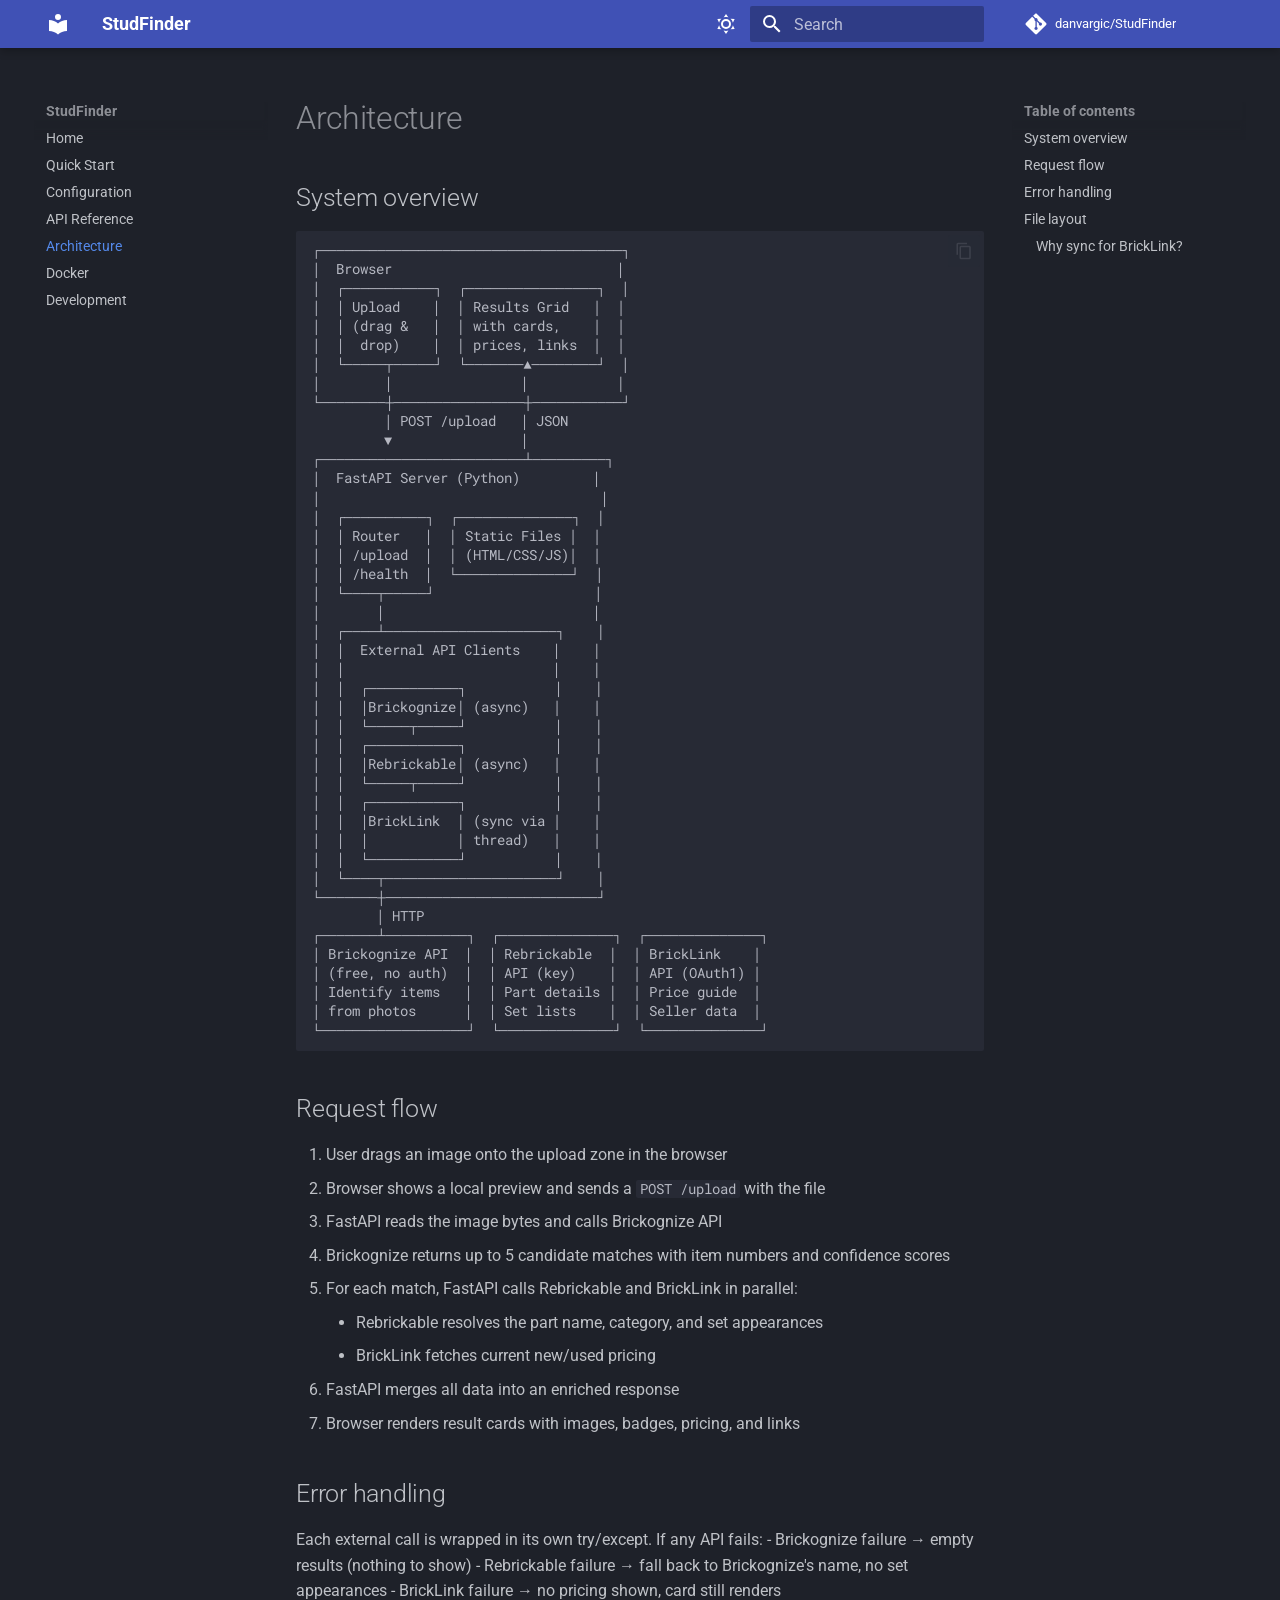
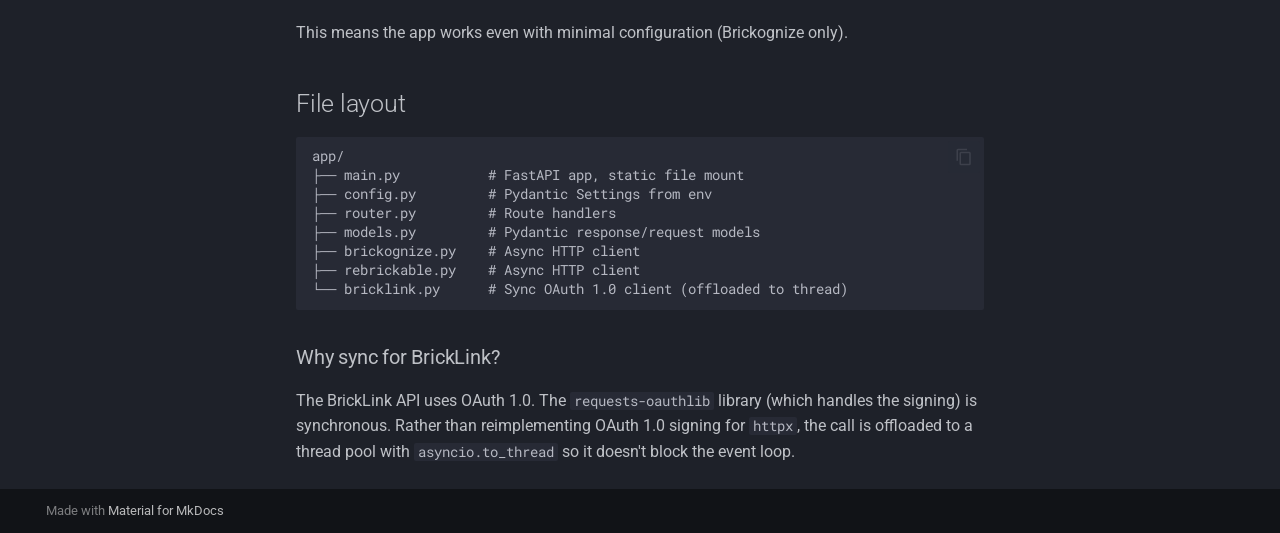
<file: site/architecture/index.html>
<!doctype html>
<html lang="en" class="no-js">
  <head>
    
      <meta charset="utf-8">
      <meta name="viewport" content="width=device-width,initial-scale=1">
      
        <meta name="description" content="Upload a photo and find matching LEGO parts on BrickLink">
      
      
      
        <link rel="canonical" href="https://danvargic.github.io/StudFinder/architecture/">
      
      
        <link rel="prev" href="../api/">
      
      
        <link rel="next" href="../docker/">
      
      
        
      
      
      <link rel="icon" href="../assets/images/favicon.png">
      <meta name="generator" content="mkdocs-1.6.1, mkdocs-material-9.7.6">
    
    
      
        <title>Architecture - StudFinder</title>
      
    
    
      <link rel="stylesheet" href="../assets/stylesheets/main.484c7ddc.min.css">
      
        
        <link rel="stylesheet" href="../assets/stylesheets/palette.ab4e12ef.min.css">
      
      


    
    
      
    
    
      
        
        
        <link rel="preconnect" href="https://fonts.gstatic.com" crossorigin>
        <link rel="stylesheet" href="https://fonts.googleapis.com/css?family=Roboto:300,300i,400,400i,700,700i%7CRoboto+Mono:400,400i,700,700i&display=fallback">
        <style>:root{--md-text-font:"Roboto";--md-code-font:"Roboto Mono"}</style>
      
    
    
    <script>__md_scope=new URL("..",location),__md_hash=e=>[...e].reduce(((e,_)=>(e<<5)-e+_.charCodeAt(0)),0),__md_get=(e,_=localStorage,t=__md_scope)=>JSON.parse(_.getItem(t.pathname+"."+e)),__md_set=(e,_,t=localStorage,a=__md_scope)=>{try{t.setItem(a.pathname+"."+e,JSON.stringify(_))}catch(e){}}</script>
    
      

    
    
  </head>
  
  
    
    
      
    
    
    
    
    <body dir="ltr" data-md-color-scheme="slate" data-md-color-primary="indigo" data-md-color-accent="light-blue">
  
    
    <input class="md-toggle" data-md-toggle="drawer" type="checkbox" id="__drawer" autocomplete="off">
    <input class="md-toggle" data-md-toggle="search" type="checkbox" id="__search" autocomplete="off">
    <label class="md-overlay" for="__drawer"></label>
    <div data-md-component="skip">
      
        
        <a href="#architecture" class="md-skip">
          Skip to content
        </a>
      
    </div>
    <div data-md-component="announce">
      
    </div>
    
    
      

  

<header class="md-header md-header--shadow" data-md-component="header">
  <nav class="md-header__inner md-grid" aria-label="Header">
    <a href=".." title="StudFinder" class="md-header__button md-logo" aria-label="StudFinder" data-md-component="logo">
      
  
  <svg xmlns="http://www.w3.org/2000/svg" viewBox="0 0 24 24"><path d="M12 8a3 3 0 0 0 3-3 3 3 0 0 0-3-3 3 3 0 0 0-3 3 3 3 0 0 0 3 3m0 3.54C9.64 9.35 6.5 8 3 8v11c3.5 0 6.64 1.35 9 3.54 2.36-2.19 5.5-3.54 9-3.54V8c-3.5 0-6.64 1.35-9 3.54"/></svg>

    </a>
    <label class="md-header__button md-icon" for="__drawer">
      
      <svg xmlns="http://www.w3.org/2000/svg" viewBox="0 0 24 24"><path d="M3 6h18v2H3zm0 5h18v2H3zm0 5h18v2H3z"/></svg>
    </label>
    <div class="md-header__title" data-md-component="header-title">
      <div class="md-header__ellipsis">
        <div class="md-header__topic">
          <span class="md-ellipsis">
            StudFinder
          </span>
        </div>
        <div class="md-header__topic" data-md-component="header-topic">
          <span class="md-ellipsis">
            
              Architecture
            
          </span>
        </div>
      </div>
    </div>
    
      
        <form class="md-header__option" data-md-component="palette">
  
    
    
    
    <input class="md-option" data-md-color-media="" data-md-color-scheme="slate" data-md-color-primary="indigo" data-md-color-accent="light-blue"  aria-label="Switch to light mode"  type="radio" name="__palette" id="__palette_0">
    
      <label class="md-header__button md-icon" title="Switch to light mode" for="__palette_1" hidden>
        <svg xmlns="http://www.w3.org/2000/svg" viewBox="0 0 24 24"><path d="M12 7a5 5 0 0 1 5 5 5 5 0 0 1-5 5 5 5 0 0 1-5-5 5 5 0 0 1 5-5m0 2a3 3 0 0 0-3 3 3 3 0 0 0 3 3 3 3 0 0 0 3-3 3 3 0 0 0-3-3m0-7 2.39 3.42C13.65 5.15 12.84 5 12 5s-1.65.15-2.39.42zM3.34 7l4.16-.35A7.2 7.2 0 0 0 5.94 8.5c-.44.74-.69 1.5-.83 2.29zm.02 10 1.76-3.77a7.131 7.131 0 0 0 2.38 4.14zM20.65 7l-1.77 3.79a7.02 7.02 0 0 0-2.38-4.15zm-.01 10-4.14.36c.59-.51 1.12-1.14 1.54-1.86.42-.73.69-1.5.83-2.29zM12 22l-2.41-3.44c.74.27 1.55.44 2.41.44.82 0 1.63-.17 2.37-.44z"/></svg>
      </label>
    
  
    
    
    
    <input class="md-option" data-md-color-media="" data-md-color-scheme="default" data-md-color-primary="indigo" data-md-color-accent="light-blue"  aria-label="Switch to dark mode"  type="radio" name="__palette" id="__palette_1">
    
      <label class="md-header__button md-icon" title="Switch to dark mode" for="__palette_0" hidden>
        <svg xmlns="http://www.w3.org/2000/svg" viewBox="0 0 24 24"><path d="m17.75 4.09-2.53 1.94.91 3.06-2.63-1.81-2.63 1.81.91-3.06-2.53-1.94L12.44 4l1.06-3 1.06 3zm3.5 6.91-1.64 1.25.59 1.98-1.7-1.17-1.7 1.17.59-1.98L15.75 11l2.06-.05L18.5 9l.69 1.95zm-2.28 4.95c.83-.08 1.72 1.1 1.19 1.85-.32.45-.66.87-1.08 1.27C15.17 23 8.84 23 4.94 19.07c-3.91-3.9-3.91-10.24 0-14.14.4-.4.82-.76 1.27-1.08.75-.53 1.93.36 1.85 1.19-.27 2.86.69 5.83 2.89 8.02a9.96 9.96 0 0 0 8.02 2.89m-1.64 2.02a12.08 12.08 0 0 1-7.8-3.47c-2.17-2.19-3.33-5-3.49-7.82-2.81 3.14-2.7 7.96.31 10.98 3.02 3.01 7.84 3.12 10.98.31"/></svg>
      </label>
    
  
</form>
      
    
    
      <script>var palette=__md_get("__palette");if(palette&&palette.color){if("(prefers-color-scheme)"===palette.color.media){var media=matchMedia("(prefers-color-scheme: light)"),input=document.querySelector(media.matches?"[data-md-color-media='(prefers-color-scheme: light)']":"[data-md-color-media='(prefers-color-scheme: dark)']");palette.color.media=input.getAttribute("data-md-color-media"),palette.color.scheme=input.getAttribute("data-md-color-scheme"),palette.color.primary=input.getAttribute("data-md-color-primary"),palette.color.accent=input.getAttribute("data-md-color-accent")}for(var[key,value]of Object.entries(palette.color))document.body.setAttribute("data-md-color-"+key,value)}</script>
    
    
    
      
      
        <label class="md-header__button md-icon" for="__search">
          
          <svg xmlns="http://www.w3.org/2000/svg" viewBox="0 0 24 24"><path d="M9.5 3A6.5 6.5 0 0 1 16 9.5c0 1.61-.59 3.09-1.56 4.23l.27.27h.79l5 5-1.5 1.5-5-5v-.79l-.27-.27A6.52 6.52 0 0 1 9.5 16 6.5 6.5 0 0 1 3 9.5 6.5 6.5 0 0 1 9.5 3m0 2C7 5 5 7 5 9.5S7 14 9.5 14 14 12 14 9.5 12 5 9.5 5"/></svg>
        </label>
        <div class="md-search" data-md-component="search" role="dialog">
  <label class="md-search__overlay" for="__search"></label>
  <div class="md-search__inner" role="search">
    <form class="md-search__form" name="search">
      <input type="text" class="md-search__input" name="query" aria-label="Search" placeholder="Search" autocapitalize="off" autocorrect="off" autocomplete="off" spellcheck="false" data-md-component="search-query" required>
      <label class="md-search__icon md-icon" for="__search">
        
        <svg xmlns="http://www.w3.org/2000/svg" viewBox="0 0 24 24"><path d="M9.5 3A6.5 6.5 0 0 1 16 9.5c0 1.61-.59 3.09-1.56 4.23l.27.27h.79l5 5-1.5 1.5-5-5v-.79l-.27-.27A6.52 6.52 0 0 1 9.5 16 6.5 6.5 0 0 1 3 9.5 6.5 6.5 0 0 1 9.5 3m0 2C7 5 5 7 5 9.5S7 14 9.5 14 14 12 14 9.5 12 5 9.5 5"/></svg>
        
        <svg xmlns="http://www.w3.org/2000/svg" viewBox="0 0 24 24"><path d="M20 11v2H8l5.5 5.5-1.42 1.42L4.16 12l7.92-7.92L13.5 5.5 8 11z"/></svg>
      </label>
      <nav class="md-search__options" aria-label="Search">
        
        <button type="reset" class="md-search__icon md-icon" title="Clear" aria-label="Clear" tabindex="-1">
          
          <svg xmlns="http://www.w3.org/2000/svg" viewBox="0 0 24 24"><path d="M19 6.41 17.59 5 12 10.59 6.41 5 5 6.41 10.59 12 5 17.59 6.41 19 12 13.41 17.59 19 19 17.59 13.41 12z"/></svg>
        </button>
      </nav>
      
    </form>
    <div class="md-search__output">
      <div class="md-search__scrollwrap" tabindex="0" data-md-scrollfix>
        <div class="md-search-result" data-md-component="search-result">
          <div class="md-search-result__meta">
            Initializing search
          </div>
          <ol class="md-search-result__list" role="presentation"></ol>
        </div>
      </div>
    </div>
  </div>
</div>
      
    
    
      <div class="md-header__source">
        <a href="https://github.com/danvargic/StudFinder" title="Go to repository" class="md-source" data-md-component="source">
  <div class="md-source__icon md-icon">
    
    <svg xmlns="http://www.w3.org/2000/svg" viewBox="0 0 448 512"><!--! Font Awesome Free 7.1.0 by @fontawesome - https://fontawesome.com License - https://fontawesome.com/license/free (Icons: CC BY 4.0, Fonts: SIL OFL 1.1, Code: MIT License) Copyright 2025 Fonticons, Inc.--><path d="M439.6 236.1 244 40.5c-5.4-5.5-12.8-8.5-20.4-8.5s-15 3-20.4 8.4L162.5 81l51.5 51.5c27.1-9.1 52.7 16.8 43.4 43.7l49.7 49.7c34.2-11.8 61.2 31 35.5 56.7-26.5 26.5-70.2-2.9-56-37.3L240.3 199v121.9c25.3 12.5 22.3 41.8 9.1 55-6.4 6.4-15.2 10.1-24.3 10.1s-17.8-3.6-24.3-10.1c-17.6-17.6-11.1-46.9 11.2-56v-123c-20.8-8.5-24.6-30.7-18.6-45L142.6 101 8.5 235.1C3 240.6 0 247.9 0 255.5s3 15 8.5 20.4l195.6 195.7c5.4 5.4 12.7 8.4 20.4 8.4s15-3 20.4-8.4l194.7-194.7c5.4-5.4 8.4-12.8 8.4-20.4s-3-15-8.4-20.4"/></svg>
  </div>
  <div class="md-source__repository">
    danvargic/StudFinder
  </div>
</a>
      </div>
    
  </nav>
  
</header>
    
    <div class="md-container" data-md-component="container">
      
      
        
          
        
      
      <main class="md-main" data-md-component="main">
        <div class="md-main__inner md-grid">
          
            
              
              <div class="md-sidebar md-sidebar--primary" data-md-component="sidebar" data-md-type="navigation" >
                <div class="md-sidebar__scrollwrap">
                  <div class="md-sidebar__inner">
                    



<nav class="md-nav md-nav--primary" aria-label="Navigation" data-md-level="0">
  <label class="md-nav__title" for="__drawer">
    <a href=".." title="StudFinder" class="md-nav__button md-logo" aria-label="StudFinder" data-md-component="logo">
      
  
  <svg xmlns="http://www.w3.org/2000/svg" viewBox="0 0 24 24"><path d="M12 8a3 3 0 0 0 3-3 3 3 0 0 0-3-3 3 3 0 0 0-3 3 3 3 0 0 0 3 3m0 3.54C9.64 9.35 6.5 8 3 8v11c3.5 0 6.64 1.35 9 3.54 2.36-2.19 5.5-3.54 9-3.54V8c-3.5 0-6.64 1.35-9 3.54"/></svg>

    </a>
    StudFinder
  </label>
  
    <div class="md-nav__source">
      <a href="https://github.com/danvargic/StudFinder" title="Go to repository" class="md-source" data-md-component="source">
  <div class="md-source__icon md-icon">
    
    <svg xmlns="http://www.w3.org/2000/svg" viewBox="0 0 448 512"><!--! Font Awesome Free 7.1.0 by @fontawesome - https://fontawesome.com License - https://fontawesome.com/license/free (Icons: CC BY 4.0, Fonts: SIL OFL 1.1, Code: MIT License) Copyright 2025 Fonticons, Inc.--><path d="M439.6 236.1 244 40.5c-5.4-5.5-12.8-8.5-20.4-8.5s-15 3-20.4 8.4L162.5 81l51.5 51.5c27.1-9.1 52.7 16.8 43.4 43.7l49.7 49.7c34.2-11.8 61.2 31 35.5 56.7-26.5 26.5-70.2-2.9-56-37.3L240.3 199v121.9c25.3 12.5 22.3 41.8 9.1 55-6.4 6.4-15.2 10.1-24.3 10.1s-17.8-3.6-24.3-10.1c-17.6-17.6-11.1-46.9 11.2-56v-123c-20.8-8.5-24.6-30.7-18.6-45L142.6 101 8.5 235.1C3 240.6 0 247.9 0 255.5s3 15 8.5 20.4l195.6 195.7c5.4 5.4 12.7 8.4 20.4 8.4s15-3 20.4-8.4l194.7-194.7c5.4-5.4 8.4-12.8 8.4-20.4s-3-15-8.4-20.4"/></svg>
  </div>
  <div class="md-source__repository">
    danvargic/StudFinder
  </div>
</a>
    </div>
  
  <ul class="md-nav__list" data-md-scrollfix>
    
      
      
  
  
  
  
    <li class="md-nav__item">
      <a href=".." class="md-nav__link">
        
  
  
  <span class="md-ellipsis">
    
  
    Home
  

    
  </span>
  
  

      </a>
    </li>
  

    
      
      
  
  
  
  
    <li class="md-nav__item">
      <a href="../quickstart/" class="md-nav__link">
        
  
  
  <span class="md-ellipsis">
    
  
    Quick Start
  

    
  </span>
  
  

      </a>
    </li>
  

    
      
      
  
  
  
  
    <li class="md-nav__item">
      <a href="../configuration/" class="md-nav__link">
        
  
  
  <span class="md-ellipsis">
    
  
    Configuration
  

    
  </span>
  
  

      </a>
    </li>
  

    
      
      
  
  
  
  
    <li class="md-nav__item">
      <a href="../api/" class="md-nav__link">
        
  
  
  <span class="md-ellipsis">
    
  
    API Reference
  

    
  </span>
  
  

      </a>
    </li>
  

    
      
      
  
  
    
  
  
  
    <li class="md-nav__item md-nav__item--active">
      
      <input class="md-nav__toggle md-toggle" type="checkbox" id="__toc">
      
      
        
      
      
        <label class="md-nav__link md-nav__link--active" for="__toc">
          
  
  
  <span class="md-ellipsis">
    
  
    Architecture
  

    
  </span>
  
  

          <span class="md-nav__icon md-icon"></span>
        </label>
      
      <a href="./" class="md-nav__link md-nav__link--active">
        
  
  
  <span class="md-ellipsis">
    
  
    Architecture
  

    
  </span>
  
  

      </a>
      
        

<nav class="md-nav md-nav--secondary" aria-label="Table of contents">
  
  
  
    
  
  
    <label class="md-nav__title" for="__toc">
      <span class="md-nav__icon md-icon"></span>
      Table of contents
    </label>
    <ul class="md-nav__list" data-md-component="toc" data-md-scrollfix>
      
        <li class="md-nav__item">
  <a href="#system-overview" class="md-nav__link">
    <span class="md-ellipsis">
      
        System overview
      
    </span>
  </a>
  
</li>
      
        <li class="md-nav__item">
  <a href="#request-flow" class="md-nav__link">
    <span class="md-ellipsis">
      
        Request flow
      
    </span>
  </a>
  
</li>
      
        <li class="md-nav__item">
  <a href="#error-handling" class="md-nav__link">
    <span class="md-ellipsis">
      
        Error handling
      
    </span>
  </a>
  
</li>
      
        <li class="md-nav__item">
  <a href="#file-layout" class="md-nav__link">
    <span class="md-ellipsis">
      
        File layout
      
    </span>
  </a>
  
    <nav class="md-nav" aria-label="File layout">
      <ul class="md-nav__list">
        
          <li class="md-nav__item">
  <a href="#why-sync-for-bricklink" class="md-nav__link">
    <span class="md-ellipsis">
      
        Why sync for BrickLink?
      
    </span>
  </a>
  
</li>
        
      </ul>
    </nav>
  
</li>
      
    </ul>
  
</nav>
      
    </li>
  

    
      
      
  
  
  
  
    <li class="md-nav__item">
      <a href="../docker/" class="md-nav__link">
        
  
  
  <span class="md-ellipsis">
    
  
    Docker
  

    
  </span>
  
  

      </a>
    </li>
  

    
      
      
  
  
  
  
    <li class="md-nav__item">
      <a href="../development/" class="md-nav__link">
        
  
  
  <span class="md-ellipsis">
    
  
    Development
  

    
  </span>
  
  

      </a>
    </li>
  

    
  </ul>
</nav>
                  </div>
                </div>
              </div>
            
            
              
              <div class="md-sidebar md-sidebar--secondary" data-md-component="sidebar" data-md-type="toc" >
                <div class="md-sidebar__scrollwrap">
                  <div class="md-sidebar__inner">
                    

<nav class="md-nav md-nav--secondary" aria-label="Table of contents">
  
  
  
    
  
  
    <label class="md-nav__title" for="__toc">
      <span class="md-nav__icon md-icon"></span>
      Table of contents
    </label>
    <ul class="md-nav__list" data-md-component="toc" data-md-scrollfix>
      
        <li class="md-nav__item">
  <a href="#system-overview" class="md-nav__link">
    <span class="md-ellipsis">
      
        System overview
      
    </span>
  </a>
  
</li>
      
        <li class="md-nav__item">
  <a href="#request-flow" class="md-nav__link">
    <span class="md-ellipsis">
      
        Request flow
      
    </span>
  </a>
  
</li>
      
        <li class="md-nav__item">
  <a href="#error-handling" class="md-nav__link">
    <span class="md-ellipsis">
      
        Error handling
      
    </span>
  </a>
  
</li>
      
        <li class="md-nav__item">
  <a href="#file-layout" class="md-nav__link">
    <span class="md-ellipsis">
      
        File layout
      
    </span>
  </a>
  
    <nav class="md-nav" aria-label="File layout">
      <ul class="md-nav__list">
        
          <li class="md-nav__item">
  <a href="#why-sync-for-bricklink" class="md-nav__link">
    <span class="md-ellipsis">
      
        Why sync for BrickLink?
      
    </span>
  </a>
  
</li>
        
      </ul>
    </nav>
  
</li>
      
    </ul>
  
</nav>
                  </div>
                </div>
              </div>
            
          
          
            <div class="md-content" data-md-component="content">
              
              <article class="md-content__inner md-typeset">
                
                  


  
  


<h1 id="architecture">Architecture<a class="headerlink" href="#architecture" title="Permanent link">&para;</a></h1>
<h2 id="system-overview">System overview<a class="headerlink" href="#system-overview" title="Permanent link">&para;</a></h2>
<div class="highlight"><pre><span></span><code><a id="__codelineno-0-1" name="__codelineno-0-1" href="#__codelineno-0-1"></a>┌─────────────────────────────────────┐
<a id="__codelineno-0-2" name="__codelineno-0-2" href="#__codelineno-0-2"></a>│  Browser                            │
<a id="__codelineno-0-3" name="__codelineno-0-3" href="#__codelineno-0-3"></a>│  ┌───────────┐  ┌────────────────┐  │
<a id="__codelineno-0-4" name="__codelineno-0-4" href="#__codelineno-0-4"></a>│  │ Upload    │  │ Results Grid   │  │
<a id="__codelineno-0-5" name="__codelineno-0-5" href="#__codelineno-0-5"></a>│  │ (drag &amp;   │  │ with cards,    │  │
<a id="__codelineno-0-6" name="__codelineno-0-6" href="#__codelineno-0-6"></a>│  │  drop)    │  │ prices, links  │  │
<a id="__codelineno-0-7" name="__codelineno-0-7" href="#__codelineno-0-7"></a>│  └─────┬─────┘  └───────▲────────┘  │
<a id="__codelineno-0-8" name="__codelineno-0-8" href="#__codelineno-0-8"></a>│        │                │           │
<a id="__codelineno-0-9" name="__codelineno-0-9" href="#__codelineno-0-9"></a>└────────┼────────────────┼───────────┘
<a id="__codelineno-0-10" name="__codelineno-0-10" href="#__codelineno-0-10"></a>         │ POST /upload   │ JSON
<a id="__codelineno-0-11" name="__codelineno-0-11" href="#__codelineno-0-11"></a>         ▼                │
<a id="__codelineno-0-12" name="__codelineno-0-12" href="#__codelineno-0-12"></a>┌─────────────────────────┴─────────┐
<a id="__codelineno-0-13" name="__codelineno-0-13" href="#__codelineno-0-13"></a>│  FastAPI Server (Python)         │
<a id="__codelineno-0-14" name="__codelineno-0-14" href="#__codelineno-0-14"></a>│                                   │
<a id="__codelineno-0-15" name="__codelineno-0-15" href="#__codelineno-0-15"></a>│  ┌──────────┐  ┌──────────────┐  │
<a id="__codelineno-0-16" name="__codelineno-0-16" href="#__codelineno-0-16"></a>│  │ Router   │  │ Static Files │  │
<a id="__codelineno-0-17" name="__codelineno-0-17" href="#__codelineno-0-17"></a>│  │ /upload  │  │ (HTML/CSS/JS)│  │
<a id="__codelineno-0-18" name="__codelineno-0-18" href="#__codelineno-0-18"></a>│  │ /health  │  └──────────────┘  │
<a id="__codelineno-0-19" name="__codelineno-0-19" href="#__codelineno-0-19"></a>│  └────┬─────┘                    │
<a id="__codelineno-0-20" name="__codelineno-0-20" href="#__codelineno-0-20"></a>│       │                          │
<a id="__codelineno-0-21" name="__codelineno-0-21" href="#__codelineno-0-21"></a>│  ┌────┴─────────────────────┐    │
<a id="__codelineno-0-22" name="__codelineno-0-22" href="#__codelineno-0-22"></a>│  │  External API Clients    │    │
<a id="__codelineno-0-23" name="__codelineno-0-23" href="#__codelineno-0-23"></a>│  │                          │    │
<a id="__codelineno-0-24" name="__codelineno-0-24" href="#__codelineno-0-24"></a>│  │  ┌───────────┐           │    │
<a id="__codelineno-0-25" name="__codelineno-0-25" href="#__codelineno-0-25"></a>│  │  │Brickognize│ (async)   │    │
<a id="__codelineno-0-26" name="__codelineno-0-26" href="#__codelineno-0-26"></a>│  │  └─────┬─────┘           │    │
<a id="__codelineno-0-27" name="__codelineno-0-27" href="#__codelineno-0-27"></a>│  │  ┌───────────┐           │    │
<a id="__codelineno-0-28" name="__codelineno-0-28" href="#__codelineno-0-28"></a>│  │  │Rebrickable│ (async)   │    │
<a id="__codelineno-0-29" name="__codelineno-0-29" href="#__codelineno-0-29"></a>│  │  └─────┬─────┘           │    │
<a id="__codelineno-0-30" name="__codelineno-0-30" href="#__codelineno-0-30"></a>│  │  ┌───────────┐           │    │
<a id="__codelineno-0-31" name="__codelineno-0-31" href="#__codelineno-0-31"></a>│  │  │BrickLink  │ (sync via │    │
<a id="__codelineno-0-32" name="__codelineno-0-32" href="#__codelineno-0-32"></a>│  │  │           │ thread)   │    │
<a id="__codelineno-0-33" name="__codelineno-0-33" href="#__codelineno-0-33"></a>│  │  └───────────┘           │    │
<a id="__codelineno-0-34" name="__codelineno-0-34" href="#__codelineno-0-34"></a>│  └────┬─────────────────────┘    │
<a id="__codelineno-0-35" name="__codelineno-0-35" href="#__codelineno-0-35"></a>└───────┼──────────────────────────┘
<a id="__codelineno-0-36" name="__codelineno-0-36" href="#__codelineno-0-36"></a>        │ HTTP
<a id="__codelineno-0-37" name="__codelineno-0-37" href="#__codelineno-0-37"></a>┌───────┴──────────┐  ┌──────────────┐  ┌──────────────┐
<a id="__codelineno-0-38" name="__codelineno-0-38" href="#__codelineno-0-38"></a>│ Brickognize API  │  │ Rebrickable  │  │ BrickLink    │
<a id="__codelineno-0-39" name="__codelineno-0-39" href="#__codelineno-0-39"></a>│ (free, no auth)  │  │ API (key)    │  │ API (OAuth1) │
<a id="__codelineno-0-40" name="__codelineno-0-40" href="#__codelineno-0-40"></a>│ Identify items   │  │ Part details │  │ Price guide  │
<a id="__codelineno-0-41" name="__codelineno-0-41" href="#__codelineno-0-41"></a>│ from photos      │  │ Set lists    │  │ Seller data  │
<a id="__codelineno-0-42" name="__codelineno-0-42" href="#__codelineno-0-42"></a>└──────────────────┘  └──────────────┘  └──────────────┘
</code></pre></div>
<h2 id="request-flow">Request flow<a class="headerlink" href="#request-flow" title="Permanent link">&para;</a></h2>
<ol>
<li>User drags an image onto the upload zone in the browser</li>
<li>Browser shows a local preview and sends a <code>POST /upload</code> with the file</li>
<li>FastAPI reads the image bytes and calls Brickognize API</li>
<li>Brickognize returns up to 5 candidate matches with item numbers and confidence scores</li>
<li>For each match, FastAPI calls Rebrickable and BrickLink in parallel:<ul>
<li>Rebrickable resolves the part name, category, and set appearances</li>
<li>BrickLink fetches current new/used pricing</li>
</ul>
</li>
<li>FastAPI merges all data into an enriched response</li>
<li>Browser renders result cards with images, badges, pricing, and links</li>
</ol>
<h2 id="error-handling">Error handling<a class="headerlink" href="#error-handling" title="Permanent link">&para;</a></h2>
<p>Each external call is wrapped in its own try/except. If any API fails:
- Brickognize failure → empty results (nothing to show)
- Rebrickable failure → fall back to Brickognize's name, no set appearances
- BrickLink failure → no pricing shown, card still renders</p>
<p>This means the app works even with minimal configuration (Brickognize only).</p>
<h2 id="file-layout">File layout<a class="headerlink" href="#file-layout" title="Permanent link">&para;</a></h2>
<div class="highlight"><pre><span></span><code><a id="__codelineno-1-1" name="__codelineno-1-1" href="#__codelineno-1-1"></a>app/
<a id="__codelineno-1-2" name="__codelineno-1-2" href="#__codelineno-1-2"></a>├── main.py           # FastAPI app, static file mount
<a id="__codelineno-1-3" name="__codelineno-1-3" href="#__codelineno-1-3"></a>├── config.py         # Pydantic Settings from env
<a id="__codelineno-1-4" name="__codelineno-1-4" href="#__codelineno-1-4"></a>├── router.py         # Route handlers
<a id="__codelineno-1-5" name="__codelineno-1-5" href="#__codelineno-1-5"></a>├── models.py         # Pydantic response/request models
<a id="__codelineno-1-6" name="__codelineno-1-6" href="#__codelineno-1-6"></a>├── brickognize.py    # Async HTTP client
<a id="__codelineno-1-7" name="__codelineno-1-7" href="#__codelineno-1-7"></a>├── rebrickable.py    # Async HTTP client
<a id="__codelineno-1-8" name="__codelineno-1-8" href="#__codelineno-1-8"></a>└── bricklink.py      # Sync OAuth 1.0 client (offloaded to thread)
</code></pre></div>
<h3 id="why-sync-for-bricklink">Why sync for BrickLink?<a class="headerlink" href="#why-sync-for-bricklink" title="Permanent link">&para;</a></h3>
<p>The BrickLink API uses OAuth 1.0. The <code>requests-oauthlib</code> library (which handles the signing) is synchronous. Rather than reimplementing OAuth 1.0 signing for <code>httpx</code>, the call is offloaded to a thread pool with <code>asyncio.to_thread</code> so it doesn't block the event loop.</p>












                
              </article>
            </div>
          
          
<script>var target=document.getElementById(location.hash.slice(1));target&&target.name&&(target.checked=target.name.startsWith("__tabbed_"))</script>
        </div>
        
      </main>
      
        <footer class="md-footer">
  
  <div class="md-footer-meta md-typeset">
    <div class="md-footer-meta__inner md-grid">
      <div class="md-copyright">
  
  
    Made with
    <a href="https://squidfunk.github.io/mkdocs-material/" target="_blank" rel="noopener">
      Material for MkDocs
    </a>
  
</div>
      
    </div>
  </div>
</footer>
      
    </div>
    <div class="md-dialog" data-md-component="dialog">
      <div class="md-dialog__inner md-typeset"></div>
    </div>
    
    
    
      
      
      <script id="__config" type="application/json">{"annotate": null, "base": "..", "features": ["navigation.instant", "navigation.tracking", "navigation.indexes", "content.code.copy", "content.code.annotate"], "search": "../assets/javascripts/workers/search.2c215733.min.js", "tags": null, "translations": {"clipboard.copied": "Copied to clipboard", "clipboard.copy": "Copy to clipboard", "search.result.more.one": "1 more on this page", "search.result.more.other": "# more on this page", "search.result.none": "No matching documents", "search.result.one": "1 matching document", "search.result.other": "# matching documents", "search.result.placeholder": "Type to start searching", "search.result.term.missing": "Missing", "select.version": "Select version"}, "version": null}</script>
    
    
      <script src="../assets/javascripts/bundle.79ae519e.min.js"></script>
      
    
  </body>
</html>
</file>
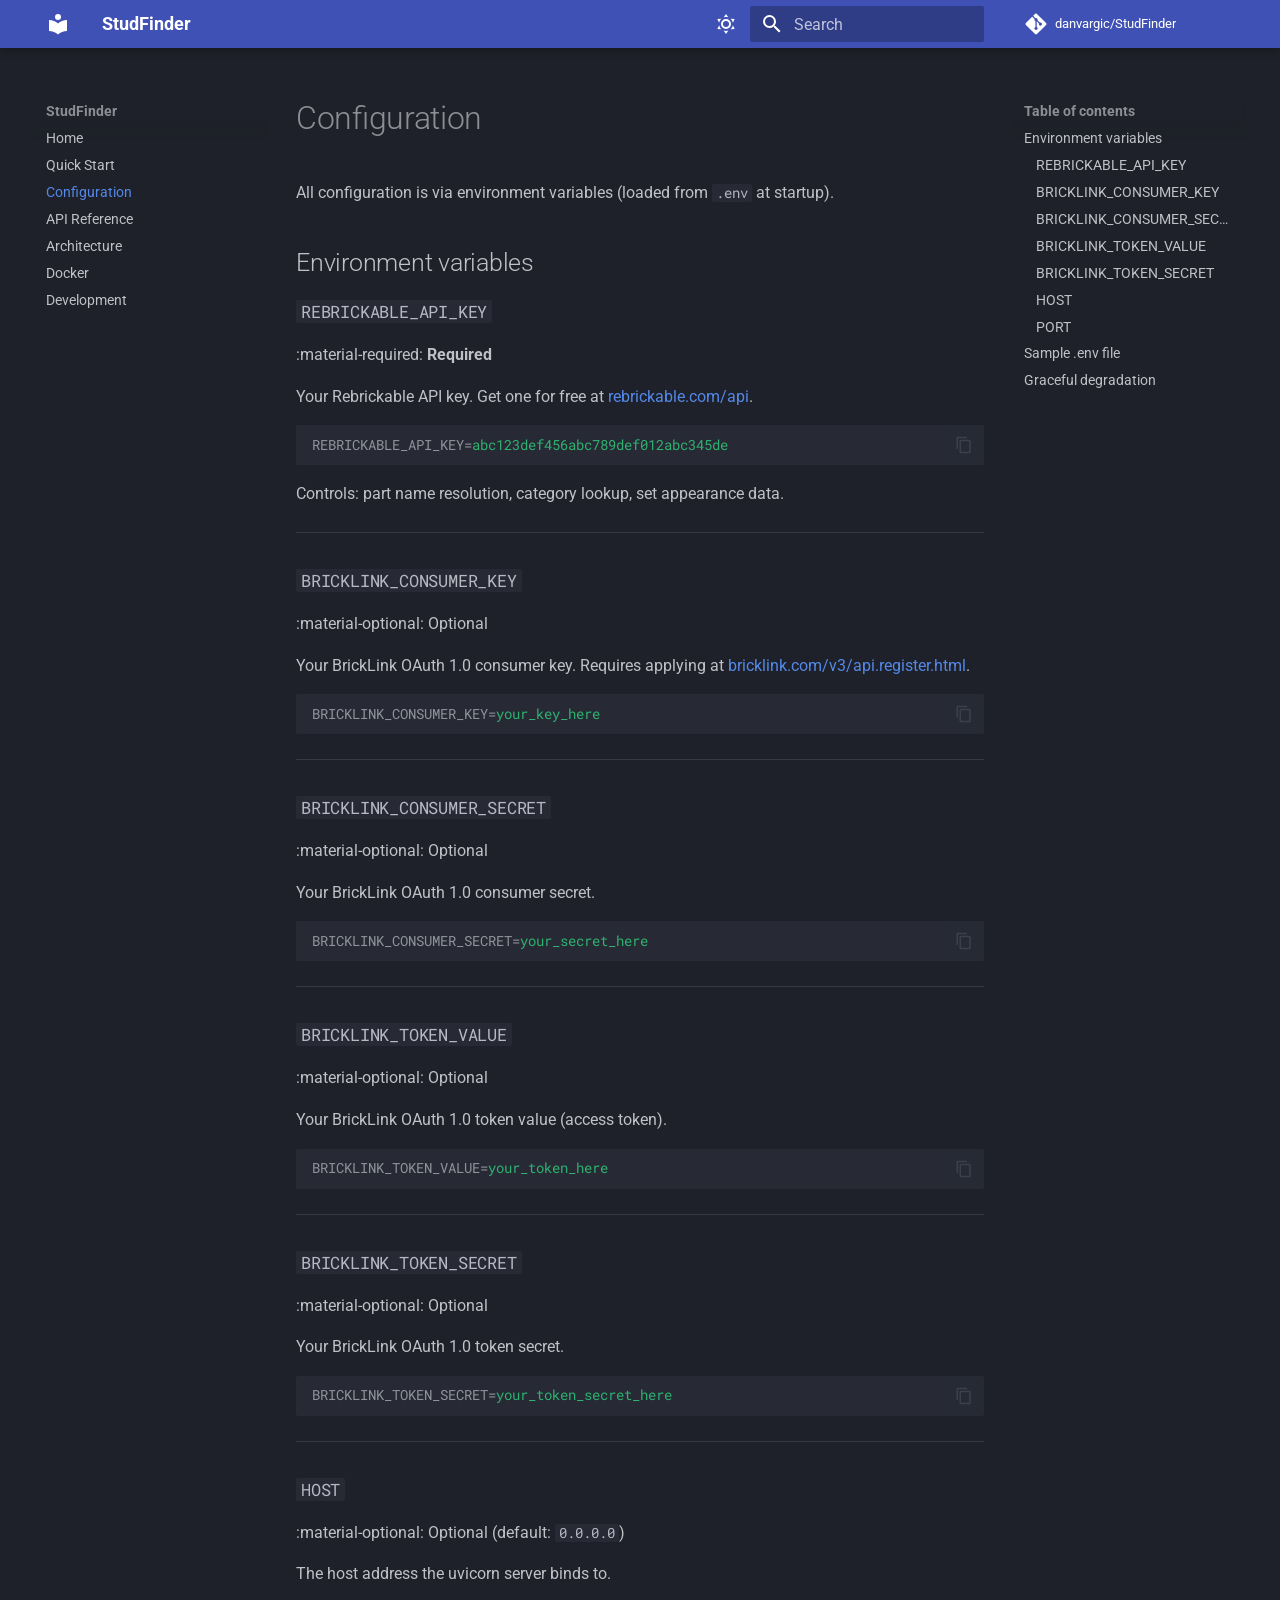
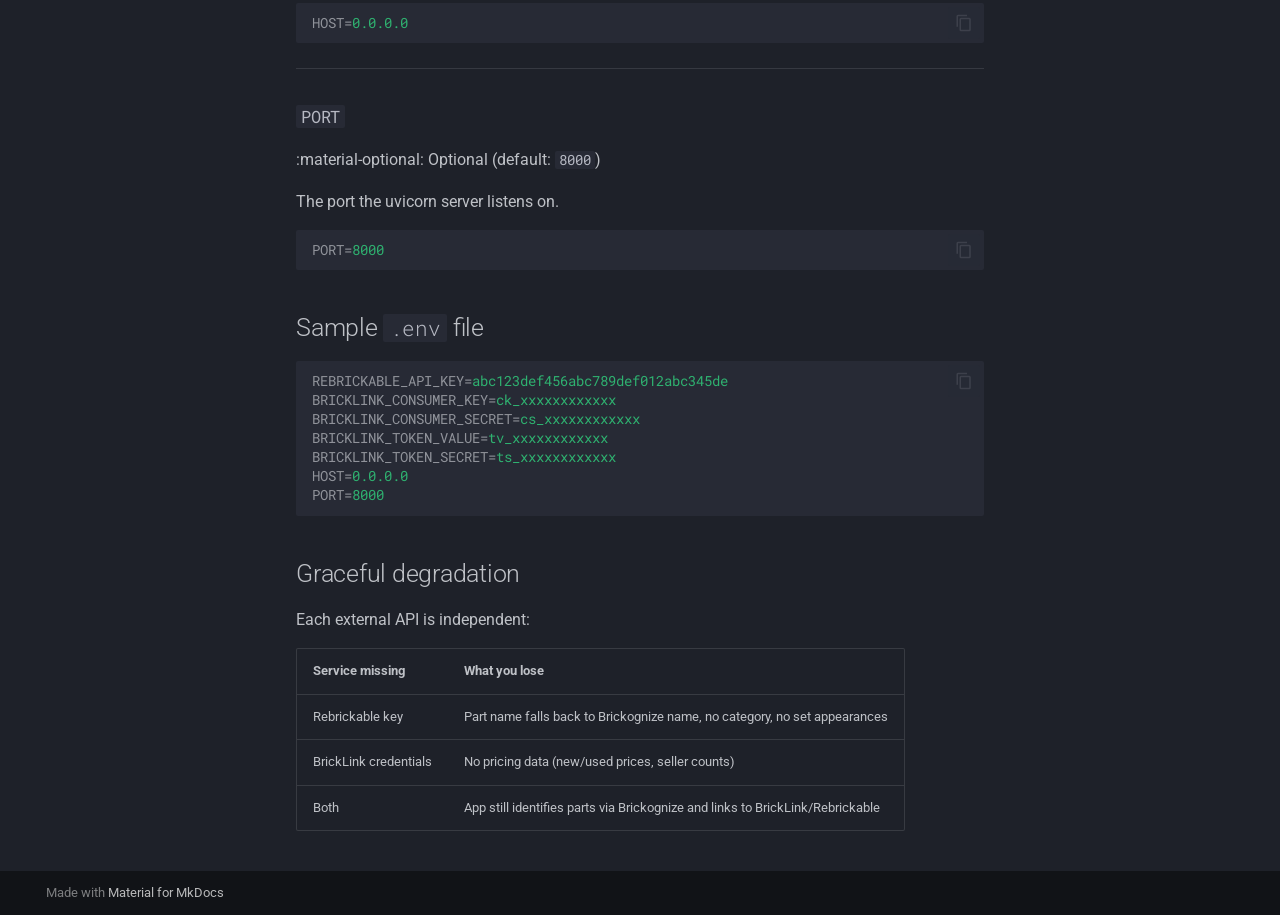
<file: site/configuration/index.html>
<!doctype html>
<html lang="en" class="no-js">
  <head>
    
      <meta charset="utf-8">
      <meta name="viewport" content="width=device-width,initial-scale=1">
      
        <meta name="description" content="Upload a photo and find matching LEGO parts on BrickLink">
      
      
      
        <link rel="canonical" href="https://danvargic.github.io/StudFinder/configuration/">
      
      
        <link rel="prev" href="../quickstart/">
      
      
        <link rel="next" href="../api/">
      
      
        
      
      
      <link rel="icon" href="../assets/images/favicon.png">
      <meta name="generator" content="mkdocs-1.6.1, mkdocs-material-9.7.6">
    
    
      
        <title>Configuration - StudFinder</title>
      
    
    
      <link rel="stylesheet" href="../assets/stylesheets/main.484c7ddc.min.css">
      
        
        <link rel="stylesheet" href="../assets/stylesheets/palette.ab4e12ef.min.css">
      
      


    
    
      
    
    
      
        
        
        <link rel="preconnect" href="https://fonts.gstatic.com" crossorigin>
        <link rel="stylesheet" href="https://fonts.googleapis.com/css?family=Roboto:300,300i,400,400i,700,700i%7CRoboto+Mono:400,400i,700,700i&display=fallback">
        <style>:root{--md-text-font:"Roboto";--md-code-font:"Roboto Mono"}</style>
      
    
    
    <script>__md_scope=new URL("..",location),__md_hash=e=>[...e].reduce(((e,_)=>(e<<5)-e+_.charCodeAt(0)),0),__md_get=(e,_=localStorage,t=__md_scope)=>JSON.parse(_.getItem(t.pathname+"."+e)),__md_set=(e,_,t=localStorage,a=__md_scope)=>{try{t.setItem(a.pathname+"."+e,JSON.stringify(_))}catch(e){}}</script>
    
      

    
    
  </head>
  
  
    
    
      
    
    
    
    
    <body dir="ltr" data-md-color-scheme="slate" data-md-color-primary="indigo" data-md-color-accent="light-blue">
  
    
    <input class="md-toggle" data-md-toggle="drawer" type="checkbox" id="__drawer" autocomplete="off">
    <input class="md-toggle" data-md-toggle="search" type="checkbox" id="__search" autocomplete="off">
    <label class="md-overlay" for="__drawer"></label>
    <div data-md-component="skip">
      
        
        <a href="#configuration" class="md-skip">
          Skip to content
        </a>
      
    </div>
    <div data-md-component="announce">
      
    </div>
    
    
      

  

<header class="md-header md-header--shadow" data-md-component="header">
  <nav class="md-header__inner md-grid" aria-label="Header">
    <a href=".." title="StudFinder" class="md-header__button md-logo" aria-label="StudFinder" data-md-component="logo">
      
  
  <svg xmlns="http://www.w3.org/2000/svg" viewBox="0 0 24 24"><path d="M12 8a3 3 0 0 0 3-3 3 3 0 0 0-3-3 3 3 0 0 0-3 3 3 3 0 0 0 3 3m0 3.54C9.64 9.35 6.5 8 3 8v11c3.5 0 6.64 1.35 9 3.54 2.36-2.19 5.5-3.54 9-3.54V8c-3.5 0-6.64 1.35-9 3.54"/></svg>

    </a>
    <label class="md-header__button md-icon" for="__drawer">
      
      <svg xmlns="http://www.w3.org/2000/svg" viewBox="0 0 24 24"><path d="M3 6h18v2H3zm0 5h18v2H3zm0 5h18v2H3z"/></svg>
    </label>
    <div class="md-header__title" data-md-component="header-title">
      <div class="md-header__ellipsis">
        <div class="md-header__topic">
          <span class="md-ellipsis">
            StudFinder
          </span>
        </div>
        <div class="md-header__topic" data-md-component="header-topic">
          <span class="md-ellipsis">
            
              Configuration
            
          </span>
        </div>
      </div>
    </div>
    
      
        <form class="md-header__option" data-md-component="palette">
  
    
    
    
    <input class="md-option" data-md-color-media="" data-md-color-scheme="slate" data-md-color-primary="indigo" data-md-color-accent="light-blue"  aria-label="Switch to light mode"  type="radio" name="__palette" id="__palette_0">
    
      <label class="md-header__button md-icon" title="Switch to light mode" for="__palette_1" hidden>
        <svg xmlns="http://www.w3.org/2000/svg" viewBox="0 0 24 24"><path d="M12 7a5 5 0 0 1 5 5 5 5 0 0 1-5 5 5 5 0 0 1-5-5 5 5 0 0 1 5-5m0 2a3 3 0 0 0-3 3 3 3 0 0 0 3 3 3 3 0 0 0 3-3 3 3 0 0 0-3-3m0-7 2.39 3.42C13.65 5.15 12.84 5 12 5s-1.65.15-2.39.42zM3.34 7l4.16-.35A7.2 7.2 0 0 0 5.94 8.5c-.44.74-.69 1.5-.83 2.29zm.02 10 1.76-3.77a7.131 7.131 0 0 0 2.38 4.14zM20.65 7l-1.77 3.79a7.02 7.02 0 0 0-2.38-4.15zm-.01 10-4.14.36c.59-.51 1.12-1.14 1.54-1.86.42-.73.69-1.5.83-2.29zM12 22l-2.41-3.44c.74.27 1.55.44 2.41.44.82 0 1.63-.17 2.37-.44z"/></svg>
      </label>
    
  
    
    
    
    <input class="md-option" data-md-color-media="" data-md-color-scheme="default" data-md-color-primary="indigo" data-md-color-accent="light-blue"  aria-label="Switch to dark mode"  type="radio" name="__palette" id="__palette_1">
    
      <label class="md-header__button md-icon" title="Switch to dark mode" for="__palette_0" hidden>
        <svg xmlns="http://www.w3.org/2000/svg" viewBox="0 0 24 24"><path d="m17.75 4.09-2.53 1.94.91 3.06-2.63-1.81-2.63 1.81.91-3.06-2.53-1.94L12.44 4l1.06-3 1.06 3zm3.5 6.91-1.64 1.25.59 1.98-1.7-1.17-1.7 1.17.59-1.98L15.75 11l2.06-.05L18.5 9l.69 1.95zm-2.28 4.95c.83-.08 1.72 1.1 1.19 1.85-.32.45-.66.87-1.08 1.27C15.17 23 8.84 23 4.94 19.07c-3.91-3.9-3.91-10.24 0-14.14.4-.4.82-.76 1.27-1.08.75-.53 1.93.36 1.85 1.19-.27 2.86.69 5.83 2.89 8.02a9.96 9.96 0 0 0 8.02 2.89m-1.64 2.02a12.08 12.08 0 0 1-7.8-3.47c-2.17-2.19-3.33-5-3.49-7.82-2.81 3.14-2.7 7.96.31 10.98 3.02 3.01 7.84 3.12 10.98.31"/></svg>
      </label>
    
  
</form>
      
    
    
      <script>var palette=__md_get("__palette");if(palette&&palette.color){if("(prefers-color-scheme)"===palette.color.media){var media=matchMedia("(prefers-color-scheme: light)"),input=document.querySelector(media.matches?"[data-md-color-media='(prefers-color-scheme: light)']":"[data-md-color-media='(prefers-color-scheme: dark)']");palette.color.media=input.getAttribute("data-md-color-media"),palette.color.scheme=input.getAttribute("data-md-color-scheme"),palette.color.primary=input.getAttribute("data-md-color-primary"),palette.color.accent=input.getAttribute("data-md-color-accent")}for(var[key,value]of Object.entries(palette.color))document.body.setAttribute("data-md-color-"+key,value)}</script>
    
    
    
      
      
        <label class="md-header__button md-icon" for="__search">
          
          <svg xmlns="http://www.w3.org/2000/svg" viewBox="0 0 24 24"><path d="M9.5 3A6.5 6.5 0 0 1 16 9.5c0 1.61-.59 3.09-1.56 4.23l.27.27h.79l5 5-1.5 1.5-5-5v-.79l-.27-.27A6.52 6.52 0 0 1 9.5 16 6.5 6.5 0 0 1 3 9.5 6.5 6.5 0 0 1 9.5 3m0 2C7 5 5 7 5 9.5S7 14 9.5 14 14 12 14 9.5 12 5 9.5 5"/></svg>
        </label>
        <div class="md-search" data-md-component="search" role="dialog">
  <label class="md-search__overlay" for="__search"></label>
  <div class="md-search__inner" role="search">
    <form class="md-search__form" name="search">
      <input type="text" class="md-search__input" name="query" aria-label="Search" placeholder="Search" autocapitalize="off" autocorrect="off" autocomplete="off" spellcheck="false" data-md-component="search-query" required>
      <label class="md-search__icon md-icon" for="__search">
        
        <svg xmlns="http://www.w3.org/2000/svg" viewBox="0 0 24 24"><path d="M9.5 3A6.5 6.5 0 0 1 16 9.5c0 1.61-.59 3.09-1.56 4.23l.27.27h.79l5 5-1.5 1.5-5-5v-.79l-.27-.27A6.52 6.52 0 0 1 9.5 16 6.5 6.5 0 0 1 3 9.5 6.5 6.5 0 0 1 9.5 3m0 2C7 5 5 7 5 9.5S7 14 9.5 14 14 12 14 9.5 12 5 9.5 5"/></svg>
        
        <svg xmlns="http://www.w3.org/2000/svg" viewBox="0 0 24 24"><path d="M20 11v2H8l5.5 5.5-1.42 1.42L4.16 12l7.92-7.92L13.5 5.5 8 11z"/></svg>
      </label>
      <nav class="md-search__options" aria-label="Search">
        
        <button type="reset" class="md-search__icon md-icon" title="Clear" aria-label="Clear" tabindex="-1">
          
          <svg xmlns="http://www.w3.org/2000/svg" viewBox="0 0 24 24"><path d="M19 6.41 17.59 5 12 10.59 6.41 5 5 6.41 10.59 12 5 17.59 6.41 19 12 13.41 17.59 19 19 17.59 13.41 12z"/></svg>
        </button>
      </nav>
      
    </form>
    <div class="md-search__output">
      <div class="md-search__scrollwrap" tabindex="0" data-md-scrollfix>
        <div class="md-search-result" data-md-component="search-result">
          <div class="md-search-result__meta">
            Initializing search
          </div>
          <ol class="md-search-result__list" role="presentation"></ol>
        </div>
      </div>
    </div>
  </div>
</div>
      
    
    
      <div class="md-header__source">
        <a href="https://github.com/danvargic/StudFinder" title="Go to repository" class="md-source" data-md-component="source">
  <div class="md-source__icon md-icon">
    
    <svg xmlns="http://www.w3.org/2000/svg" viewBox="0 0 448 512"><!--! Font Awesome Free 7.1.0 by @fontawesome - https://fontawesome.com License - https://fontawesome.com/license/free (Icons: CC BY 4.0, Fonts: SIL OFL 1.1, Code: MIT License) Copyright 2025 Fonticons, Inc.--><path d="M439.6 236.1 244 40.5c-5.4-5.5-12.8-8.5-20.4-8.5s-15 3-20.4 8.4L162.5 81l51.5 51.5c27.1-9.1 52.7 16.8 43.4 43.7l49.7 49.7c34.2-11.8 61.2 31 35.5 56.7-26.5 26.5-70.2-2.9-56-37.3L240.3 199v121.9c25.3 12.5 22.3 41.8 9.1 55-6.4 6.4-15.2 10.1-24.3 10.1s-17.8-3.6-24.3-10.1c-17.6-17.6-11.1-46.9 11.2-56v-123c-20.8-8.5-24.6-30.7-18.6-45L142.6 101 8.5 235.1C3 240.6 0 247.9 0 255.5s3 15 8.5 20.4l195.6 195.7c5.4 5.4 12.7 8.4 20.4 8.4s15-3 20.4-8.4l194.7-194.7c5.4-5.4 8.4-12.8 8.4-20.4s-3-15-8.4-20.4"/></svg>
  </div>
  <div class="md-source__repository">
    danvargic/StudFinder
  </div>
</a>
      </div>
    
  </nav>
  
</header>
    
    <div class="md-container" data-md-component="container">
      
      
        
          
        
      
      <main class="md-main" data-md-component="main">
        <div class="md-main__inner md-grid">
          
            
              
              <div class="md-sidebar md-sidebar--primary" data-md-component="sidebar" data-md-type="navigation" >
                <div class="md-sidebar__scrollwrap">
                  <div class="md-sidebar__inner">
                    



<nav class="md-nav md-nav--primary" aria-label="Navigation" data-md-level="0">
  <label class="md-nav__title" for="__drawer">
    <a href=".." title="StudFinder" class="md-nav__button md-logo" aria-label="StudFinder" data-md-component="logo">
      
  
  <svg xmlns="http://www.w3.org/2000/svg" viewBox="0 0 24 24"><path d="M12 8a3 3 0 0 0 3-3 3 3 0 0 0-3-3 3 3 0 0 0-3 3 3 3 0 0 0 3 3m0 3.54C9.64 9.35 6.5 8 3 8v11c3.5 0 6.64 1.35 9 3.54 2.36-2.19 5.5-3.54 9-3.54V8c-3.5 0-6.64 1.35-9 3.54"/></svg>

    </a>
    StudFinder
  </label>
  
    <div class="md-nav__source">
      <a href="https://github.com/danvargic/StudFinder" title="Go to repository" class="md-source" data-md-component="source">
  <div class="md-source__icon md-icon">
    
    <svg xmlns="http://www.w3.org/2000/svg" viewBox="0 0 448 512"><!--! Font Awesome Free 7.1.0 by @fontawesome - https://fontawesome.com License - https://fontawesome.com/license/free (Icons: CC BY 4.0, Fonts: SIL OFL 1.1, Code: MIT License) Copyright 2025 Fonticons, Inc.--><path d="M439.6 236.1 244 40.5c-5.4-5.5-12.8-8.5-20.4-8.5s-15 3-20.4 8.4L162.5 81l51.5 51.5c27.1-9.1 52.7 16.8 43.4 43.7l49.7 49.7c34.2-11.8 61.2 31 35.5 56.7-26.5 26.5-70.2-2.9-56-37.3L240.3 199v121.9c25.3 12.5 22.3 41.8 9.1 55-6.4 6.4-15.2 10.1-24.3 10.1s-17.8-3.6-24.3-10.1c-17.6-17.6-11.1-46.9 11.2-56v-123c-20.8-8.5-24.6-30.7-18.6-45L142.6 101 8.5 235.1C3 240.6 0 247.9 0 255.5s3 15 8.5 20.4l195.6 195.7c5.4 5.4 12.7 8.4 20.4 8.4s15-3 20.4-8.4l194.7-194.7c5.4-5.4 8.4-12.8 8.4-20.4s-3-15-8.4-20.4"/></svg>
  </div>
  <div class="md-source__repository">
    danvargic/StudFinder
  </div>
</a>
    </div>
  
  <ul class="md-nav__list" data-md-scrollfix>
    
      
      
  
  
  
  
    <li class="md-nav__item">
      <a href=".." class="md-nav__link">
        
  
  
  <span class="md-ellipsis">
    
  
    Home
  

    
  </span>
  
  

      </a>
    </li>
  

    
      
      
  
  
  
  
    <li class="md-nav__item">
      <a href="../quickstart/" class="md-nav__link">
        
  
  
  <span class="md-ellipsis">
    
  
    Quick Start
  

    
  </span>
  
  

      </a>
    </li>
  

    
      
      
  
  
    
  
  
  
    <li class="md-nav__item md-nav__item--active">
      
      <input class="md-nav__toggle md-toggle" type="checkbox" id="__toc">
      
      
        
      
      
        <label class="md-nav__link md-nav__link--active" for="__toc">
          
  
  
  <span class="md-ellipsis">
    
  
    Configuration
  

    
  </span>
  
  

          <span class="md-nav__icon md-icon"></span>
        </label>
      
      <a href="./" class="md-nav__link md-nav__link--active">
        
  
  
  <span class="md-ellipsis">
    
  
    Configuration
  

    
  </span>
  
  

      </a>
      
        

<nav class="md-nav md-nav--secondary" aria-label="Table of contents">
  
  
  
    
  
  
    <label class="md-nav__title" for="__toc">
      <span class="md-nav__icon md-icon"></span>
      Table of contents
    </label>
    <ul class="md-nav__list" data-md-component="toc" data-md-scrollfix>
      
        <li class="md-nav__item">
  <a href="#environment-variables" class="md-nav__link">
    <span class="md-ellipsis">
      
        Environment variables
      
    </span>
  </a>
  
    <nav class="md-nav" aria-label="Environment variables">
      <ul class="md-nav__list">
        
          <li class="md-nav__item">
  <a href="#rebrickable_api_key" class="md-nav__link">
    <span class="md-ellipsis">
      
        REBRICKABLE_API_KEY
      
    </span>
  </a>
  
</li>
        
          <li class="md-nav__item">
  <a href="#bricklink_consumer_key" class="md-nav__link">
    <span class="md-ellipsis">
      
        BRICKLINK_CONSUMER_KEY
      
    </span>
  </a>
  
</li>
        
          <li class="md-nav__item">
  <a href="#bricklink_consumer_secret" class="md-nav__link">
    <span class="md-ellipsis">
      
        BRICKLINK_CONSUMER_SECRET
      
    </span>
  </a>
  
</li>
        
          <li class="md-nav__item">
  <a href="#bricklink_token_value" class="md-nav__link">
    <span class="md-ellipsis">
      
        BRICKLINK_TOKEN_VALUE
      
    </span>
  </a>
  
</li>
        
          <li class="md-nav__item">
  <a href="#bricklink_token_secret" class="md-nav__link">
    <span class="md-ellipsis">
      
        BRICKLINK_TOKEN_SECRET
      
    </span>
  </a>
  
</li>
        
          <li class="md-nav__item">
  <a href="#host" class="md-nav__link">
    <span class="md-ellipsis">
      
        HOST
      
    </span>
  </a>
  
</li>
        
          <li class="md-nav__item">
  <a href="#port" class="md-nav__link">
    <span class="md-ellipsis">
      
        PORT
      
    </span>
  </a>
  
</li>
        
      </ul>
    </nav>
  
</li>
      
        <li class="md-nav__item">
  <a href="#sample-env-file" class="md-nav__link">
    <span class="md-ellipsis">
      
        Sample .env file
      
    </span>
  </a>
  
</li>
      
        <li class="md-nav__item">
  <a href="#graceful-degradation" class="md-nav__link">
    <span class="md-ellipsis">
      
        Graceful degradation
      
    </span>
  </a>
  
</li>
      
    </ul>
  
</nav>
      
    </li>
  

    
      
      
  
  
  
  
    <li class="md-nav__item">
      <a href="../api/" class="md-nav__link">
        
  
  
  <span class="md-ellipsis">
    
  
    API Reference
  

    
  </span>
  
  

      </a>
    </li>
  

    
      
      
  
  
  
  
    <li class="md-nav__item">
      <a href="../architecture/" class="md-nav__link">
        
  
  
  <span class="md-ellipsis">
    
  
    Architecture
  

    
  </span>
  
  

      </a>
    </li>
  

    
      
      
  
  
  
  
    <li class="md-nav__item">
      <a href="../docker/" class="md-nav__link">
        
  
  
  <span class="md-ellipsis">
    
  
    Docker
  

    
  </span>
  
  

      </a>
    </li>
  

    
      
      
  
  
  
  
    <li class="md-nav__item">
      <a href="../development/" class="md-nav__link">
        
  
  
  <span class="md-ellipsis">
    
  
    Development
  

    
  </span>
  
  

      </a>
    </li>
  

    
  </ul>
</nav>
                  </div>
                </div>
              </div>
            
            
              
              <div class="md-sidebar md-sidebar--secondary" data-md-component="sidebar" data-md-type="toc" >
                <div class="md-sidebar__scrollwrap">
                  <div class="md-sidebar__inner">
                    

<nav class="md-nav md-nav--secondary" aria-label="Table of contents">
  
  
  
    
  
  
    <label class="md-nav__title" for="__toc">
      <span class="md-nav__icon md-icon"></span>
      Table of contents
    </label>
    <ul class="md-nav__list" data-md-component="toc" data-md-scrollfix>
      
        <li class="md-nav__item">
  <a href="#environment-variables" class="md-nav__link">
    <span class="md-ellipsis">
      
        Environment variables
      
    </span>
  </a>
  
    <nav class="md-nav" aria-label="Environment variables">
      <ul class="md-nav__list">
        
          <li class="md-nav__item">
  <a href="#rebrickable_api_key" class="md-nav__link">
    <span class="md-ellipsis">
      
        REBRICKABLE_API_KEY
      
    </span>
  </a>
  
</li>
        
          <li class="md-nav__item">
  <a href="#bricklink_consumer_key" class="md-nav__link">
    <span class="md-ellipsis">
      
        BRICKLINK_CONSUMER_KEY
      
    </span>
  </a>
  
</li>
        
          <li class="md-nav__item">
  <a href="#bricklink_consumer_secret" class="md-nav__link">
    <span class="md-ellipsis">
      
        BRICKLINK_CONSUMER_SECRET
      
    </span>
  </a>
  
</li>
        
          <li class="md-nav__item">
  <a href="#bricklink_token_value" class="md-nav__link">
    <span class="md-ellipsis">
      
        BRICKLINK_TOKEN_VALUE
      
    </span>
  </a>
  
</li>
        
          <li class="md-nav__item">
  <a href="#bricklink_token_secret" class="md-nav__link">
    <span class="md-ellipsis">
      
        BRICKLINK_TOKEN_SECRET
      
    </span>
  </a>
  
</li>
        
          <li class="md-nav__item">
  <a href="#host" class="md-nav__link">
    <span class="md-ellipsis">
      
        HOST
      
    </span>
  </a>
  
</li>
        
          <li class="md-nav__item">
  <a href="#port" class="md-nav__link">
    <span class="md-ellipsis">
      
        PORT
      
    </span>
  </a>
  
</li>
        
      </ul>
    </nav>
  
</li>
      
        <li class="md-nav__item">
  <a href="#sample-env-file" class="md-nav__link">
    <span class="md-ellipsis">
      
        Sample .env file
      
    </span>
  </a>
  
</li>
      
        <li class="md-nav__item">
  <a href="#graceful-degradation" class="md-nav__link">
    <span class="md-ellipsis">
      
        Graceful degradation
      
    </span>
  </a>
  
</li>
      
    </ul>
  
</nav>
                  </div>
                </div>
              </div>
            
          
          
            <div class="md-content" data-md-component="content">
              
              <article class="md-content__inner md-typeset">
                
                  


  
  


<h1 id="configuration">Configuration<a class="headerlink" href="#configuration" title="Permanent link">&para;</a></h1>
<p>All configuration is via environment variables (loaded from <code>.env</code> at startup).</p>
<h2 id="environment-variables">Environment variables<a class="headerlink" href="#environment-variables" title="Permanent link">&para;</a></h2>
<h3 id="rebrickable_api_key"><code>REBRICKABLE_API_KEY</code><a class="headerlink" href="#rebrickable_api_key" title="Permanent link">&para;</a></h3>
<p>:material-required: <strong>Required</strong></p>
<p>Your Rebrickable API key. Get one for free at <a href="https://rebrickable.com/api/">rebrickable.com/api</a>.</p>
<div class="highlight"><pre><span></span><code><a id="__codelineno-0-1" name="__codelineno-0-1" href="#__codelineno-0-1"></a><span class="na">REBRICKABLE_API_KEY</span><span class="o">=</span><span class="s">abc123def456abc789def012abc345de</span>
</code></pre></div>
<p>Controls: part name resolution, category lookup, set appearance data.</p>
<hr />
<h3 id="bricklink_consumer_key"><code>BRICKLINK_CONSUMER_KEY</code><a class="headerlink" href="#bricklink_consumer_key" title="Permanent link">&para;</a></h3>
<p>:material-optional: Optional</p>
<p>Your BrickLink OAuth 1.0 consumer key. Requires applying at <a href="https://www.bricklink.com/v3/api.register.html">bricklink.com/v3/api.register.html</a>.</p>
<div class="highlight"><pre><span></span><code><a id="__codelineno-1-1" name="__codelineno-1-1" href="#__codelineno-1-1"></a><span class="na">BRICKLINK_CONSUMER_KEY</span><span class="o">=</span><span class="s">your_key_here</span>
</code></pre></div>
<hr />
<h3 id="bricklink_consumer_secret"><code>BRICKLINK_CONSUMER_SECRET</code><a class="headerlink" href="#bricklink_consumer_secret" title="Permanent link">&para;</a></h3>
<p>:material-optional: Optional</p>
<p>Your BrickLink OAuth 1.0 consumer secret.</p>
<div class="highlight"><pre><span></span><code><a id="__codelineno-2-1" name="__codelineno-2-1" href="#__codelineno-2-1"></a><span class="na">BRICKLINK_CONSUMER_SECRET</span><span class="o">=</span><span class="s">your_secret_here</span>
</code></pre></div>
<hr />
<h3 id="bricklink_token_value"><code>BRICKLINK_TOKEN_VALUE</code><a class="headerlink" href="#bricklink_token_value" title="Permanent link">&para;</a></h3>
<p>:material-optional: Optional</p>
<p>Your BrickLink OAuth 1.0 token value (access token).</p>
<div class="highlight"><pre><span></span><code><a id="__codelineno-3-1" name="__codelineno-3-1" href="#__codelineno-3-1"></a><span class="na">BRICKLINK_TOKEN_VALUE</span><span class="o">=</span><span class="s">your_token_here</span>
</code></pre></div>
<hr />
<h3 id="bricklink_token_secret"><code>BRICKLINK_TOKEN_SECRET</code><a class="headerlink" href="#bricklink_token_secret" title="Permanent link">&para;</a></h3>
<p>:material-optional: Optional</p>
<p>Your BrickLink OAuth 1.0 token secret.</p>
<div class="highlight"><pre><span></span><code><a id="__codelineno-4-1" name="__codelineno-4-1" href="#__codelineno-4-1"></a><span class="na">BRICKLINK_TOKEN_SECRET</span><span class="o">=</span><span class="s">your_token_secret_here</span>
</code></pre></div>
<hr />
<h3 id="host"><code>HOST</code><a class="headerlink" href="#host" title="Permanent link">&para;</a></h3>
<p>:material-optional: Optional (default: <code>0.0.0.0</code>)</p>
<p>The host address the uvicorn server binds to.</p>
<div class="highlight"><pre><span></span><code><a id="__codelineno-5-1" name="__codelineno-5-1" href="#__codelineno-5-1"></a><span class="na">HOST</span><span class="o">=</span><span class="s">0.0.0.0</span>
</code></pre></div>
<hr />
<h3 id="port"><code>PORT</code><a class="headerlink" href="#port" title="Permanent link">&para;</a></h3>
<p>:material-optional: Optional (default: <code>8000</code>)</p>
<p>The port the uvicorn server listens on.</p>
<div class="highlight"><pre><span></span><code><a id="__codelineno-6-1" name="__codelineno-6-1" href="#__codelineno-6-1"></a><span class="na">PORT</span><span class="o">=</span><span class="s">8000</span>
</code></pre></div>
<h2 id="sample-env-file">Sample <code>.env</code> file<a class="headerlink" href="#sample-env-file" title="Permanent link">&para;</a></h2>
<div class="highlight"><pre><span></span><code><a id="__codelineno-7-1" name="__codelineno-7-1" href="#__codelineno-7-1"></a><span class="na">REBRICKABLE_API_KEY</span><span class="o">=</span><span class="s">abc123def456abc789def012abc345de</span>
<a id="__codelineno-7-2" name="__codelineno-7-2" href="#__codelineno-7-2"></a><span class="na">BRICKLINK_CONSUMER_KEY</span><span class="o">=</span><span class="s">ck_xxxxxxxxxxxx</span>
<a id="__codelineno-7-3" name="__codelineno-7-3" href="#__codelineno-7-3"></a><span class="na">BRICKLINK_CONSUMER_SECRET</span><span class="o">=</span><span class="s">cs_xxxxxxxxxxxx</span>
<a id="__codelineno-7-4" name="__codelineno-7-4" href="#__codelineno-7-4"></a><span class="na">BRICKLINK_TOKEN_VALUE</span><span class="o">=</span><span class="s">tv_xxxxxxxxxxxx</span>
<a id="__codelineno-7-5" name="__codelineno-7-5" href="#__codelineno-7-5"></a><span class="na">BRICKLINK_TOKEN_SECRET</span><span class="o">=</span><span class="s">ts_xxxxxxxxxxxx</span>
<a id="__codelineno-7-6" name="__codelineno-7-6" href="#__codelineno-7-6"></a><span class="na">HOST</span><span class="o">=</span><span class="s">0.0.0.0</span>
<a id="__codelineno-7-7" name="__codelineno-7-7" href="#__codelineno-7-7"></a><span class="na">PORT</span><span class="o">=</span><span class="s">8000</span>
</code></pre></div>
<h2 id="graceful-degradation">Graceful degradation<a class="headerlink" href="#graceful-degradation" title="Permanent link">&para;</a></h2>
<p>Each external API is independent:</p>
<table>
<thead>
<tr>
<th>Service missing</th>
<th>What you lose</th>
</tr>
</thead>
<tbody>
<tr>
<td>Rebrickable key</td>
<td>Part name falls back to Brickognize name, no category, no set appearances</td>
</tr>
<tr>
<td>BrickLink credentials</td>
<td>No pricing data (new/used prices, seller counts)</td>
</tr>
<tr>
<td>Both</td>
<td>App still identifies parts via Brickognize and links to BrickLink/Rebrickable</td>
</tr>
</tbody>
</table>












                
              </article>
            </div>
          
          
<script>var target=document.getElementById(location.hash.slice(1));target&&target.name&&(target.checked=target.name.startsWith("__tabbed_"))</script>
        </div>
        
      </main>
      
        <footer class="md-footer">
  
  <div class="md-footer-meta md-typeset">
    <div class="md-footer-meta__inner md-grid">
      <div class="md-copyright">
  
  
    Made with
    <a href="https://squidfunk.github.io/mkdocs-material/" target="_blank" rel="noopener">
      Material for MkDocs
    </a>
  
</div>
      
    </div>
  </div>
</footer>
      
    </div>
    <div class="md-dialog" data-md-component="dialog">
      <div class="md-dialog__inner md-typeset"></div>
    </div>
    
    
    
      
      
      <script id="__config" type="application/json">{"annotate": null, "base": "..", "features": ["navigation.instant", "navigation.tracking", "navigation.indexes", "content.code.copy", "content.code.annotate"], "search": "../assets/javascripts/workers/search.2c215733.min.js", "tags": null, "translations": {"clipboard.copied": "Copied to clipboard", "clipboard.copy": "Copy to clipboard", "search.result.more.one": "1 more on this page", "search.result.more.other": "# more on this page", "search.result.none": "No matching documents", "search.result.one": "1 matching document", "search.result.other": "# matching documents", "search.result.placeholder": "Type to start searching", "search.result.term.missing": "Missing", "select.version": "Select version"}, "version": null}</script>
    
    
      <script src="../assets/javascripts/bundle.79ae519e.min.js"></script>
      
    
  </body>
</html>
</file>
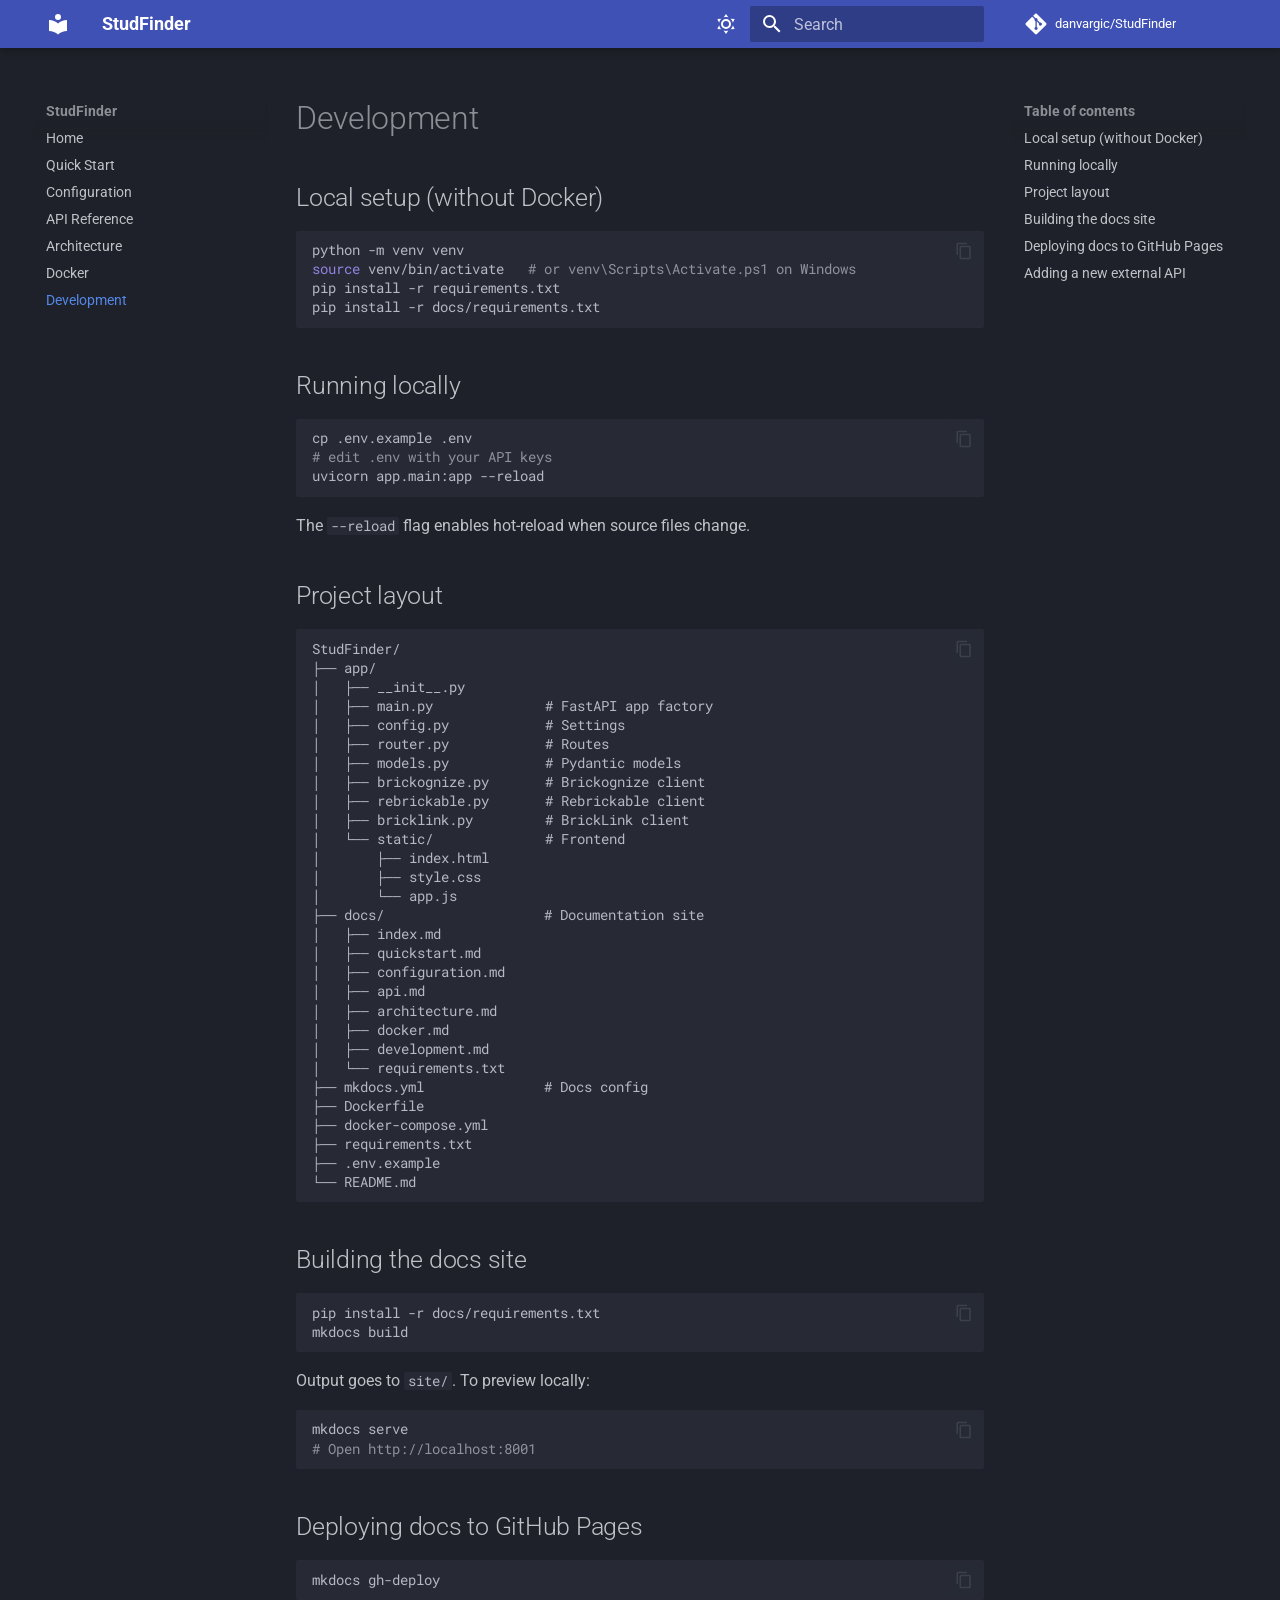
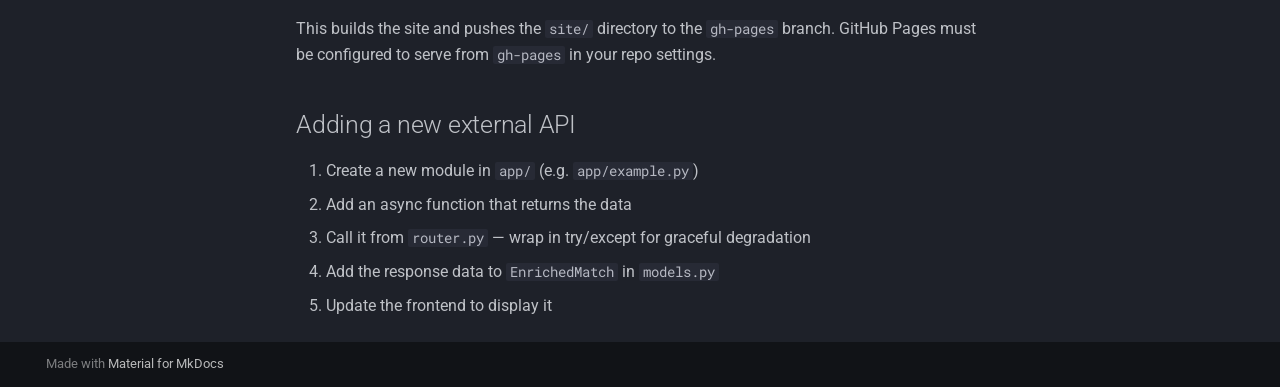
<file: site/development/index.html>
<!doctype html>
<html lang="en" class="no-js">
  <head>
    
      <meta charset="utf-8">
      <meta name="viewport" content="width=device-width,initial-scale=1">
      
        <meta name="description" content="Upload a photo and find matching LEGO parts on BrickLink">
      
      
      
        <link rel="canonical" href="https://danvargic.github.io/StudFinder/development/">
      
      
        <link rel="prev" href="../docker/">
      
      
      
        
      
      
      <link rel="icon" href="../assets/images/favicon.png">
      <meta name="generator" content="mkdocs-1.6.1, mkdocs-material-9.7.6">
    
    
      
        <title>Development - StudFinder</title>
      
    
    
      <link rel="stylesheet" href="../assets/stylesheets/main.484c7ddc.min.css">
      
        
        <link rel="stylesheet" href="../assets/stylesheets/palette.ab4e12ef.min.css">
      
      


    
    
      
    
    
      
        
        
        <link rel="preconnect" href="https://fonts.gstatic.com" crossorigin>
        <link rel="stylesheet" href="https://fonts.googleapis.com/css?family=Roboto:300,300i,400,400i,700,700i%7CRoboto+Mono:400,400i,700,700i&display=fallback">
        <style>:root{--md-text-font:"Roboto";--md-code-font:"Roboto Mono"}</style>
      
    
    
    <script>__md_scope=new URL("..",location),__md_hash=e=>[...e].reduce(((e,_)=>(e<<5)-e+_.charCodeAt(0)),0),__md_get=(e,_=localStorage,t=__md_scope)=>JSON.parse(_.getItem(t.pathname+"."+e)),__md_set=(e,_,t=localStorage,a=__md_scope)=>{try{t.setItem(a.pathname+"."+e,JSON.stringify(_))}catch(e){}}</script>
    
      

    
    
  </head>
  
  
    
    
      
    
    
    
    
    <body dir="ltr" data-md-color-scheme="slate" data-md-color-primary="indigo" data-md-color-accent="light-blue">
  
    
    <input class="md-toggle" data-md-toggle="drawer" type="checkbox" id="__drawer" autocomplete="off">
    <input class="md-toggle" data-md-toggle="search" type="checkbox" id="__search" autocomplete="off">
    <label class="md-overlay" for="__drawer"></label>
    <div data-md-component="skip">
      
        
        <a href="#development" class="md-skip">
          Skip to content
        </a>
      
    </div>
    <div data-md-component="announce">
      
    </div>
    
    
      

  

<header class="md-header md-header--shadow" data-md-component="header">
  <nav class="md-header__inner md-grid" aria-label="Header">
    <a href=".." title="StudFinder" class="md-header__button md-logo" aria-label="StudFinder" data-md-component="logo">
      
  
  <svg xmlns="http://www.w3.org/2000/svg" viewBox="0 0 24 24"><path d="M12 8a3 3 0 0 0 3-3 3 3 0 0 0-3-3 3 3 0 0 0-3 3 3 3 0 0 0 3 3m0 3.54C9.64 9.35 6.5 8 3 8v11c3.5 0 6.64 1.35 9 3.54 2.36-2.19 5.5-3.54 9-3.54V8c-3.5 0-6.64 1.35-9 3.54"/></svg>

    </a>
    <label class="md-header__button md-icon" for="__drawer">
      
      <svg xmlns="http://www.w3.org/2000/svg" viewBox="0 0 24 24"><path d="M3 6h18v2H3zm0 5h18v2H3zm0 5h18v2H3z"/></svg>
    </label>
    <div class="md-header__title" data-md-component="header-title">
      <div class="md-header__ellipsis">
        <div class="md-header__topic">
          <span class="md-ellipsis">
            StudFinder
          </span>
        </div>
        <div class="md-header__topic" data-md-component="header-topic">
          <span class="md-ellipsis">
            
              Development
            
          </span>
        </div>
      </div>
    </div>
    
      
        <form class="md-header__option" data-md-component="palette">
  
    
    
    
    <input class="md-option" data-md-color-media="" data-md-color-scheme="slate" data-md-color-primary="indigo" data-md-color-accent="light-blue"  aria-label="Switch to light mode"  type="radio" name="__palette" id="__palette_0">
    
      <label class="md-header__button md-icon" title="Switch to light mode" for="__palette_1" hidden>
        <svg xmlns="http://www.w3.org/2000/svg" viewBox="0 0 24 24"><path d="M12 7a5 5 0 0 1 5 5 5 5 0 0 1-5 5 5 5 0 0 1-5-5 5 5 0 0 1 5-5m0 2a3 3 0 0 0-3 3 3 3 0 0 0 3 3 3 3 0 0 0 3-3 3 3 0 0 0-3-3m0-7 2.39 3.42C13.65 5.15 12.84 5 12 5s-1.65.15-2.39.42zM3.34 7l4.16-.35A7.2 7.2 0 0 0 5.94 8.5c-.44.74-.69 1.5-.83 2.29zm.02 10 1.76-3.77a7.131 7.131 0 0 0 2.38 4.14zM20.65 7l-1.77 3.79a7.02 7.02 0 0 0-2.38-4.15zm-.01 10-4.14.36c.59-.51 1.12-1.14 1.54-1.86.42-.73.69-1.5.83-2.29zM12 22l-2.41-3.44c.74.27 1.55.44 2.41.44.82 0 1.63-.17 2.37-.44z"/></svg>
      </label>
    
  
    
    
    
    <input class="md-option" data-md-color-media="" data-md-color-scheme="default" data-md-color-primary="indigo" data-md-color-accent="light-blue"  aria-label="Switch to dark mode"  type="radio" name="__palette" id="__palette_1">
    
      <label class="md-header__button md-icon" title="Switch to dark mode" for="__palette_0" hidden>
        <svg xmlns="http://www.w3.org/2000/svg" viewBox="0 0 24 24"><path d="m17.75 4.09-2.53 1.94.91 3.06-2.63-1.81-2.63 1.81.91-3.06-2.53-1.94L12.44 4l1.06-3 1.06 3zm3.5 6.91-1.64 1.25.59 1.98-1.7-1.17-1.7 1.17.59-1.98L15.75 11l2.06-.05L18.5 9l.69 1.95zm-2.28 4.95c.83-.08 1.72 1.1 1.19 1.85-.32.45-.66.87-1.08 1.27C15.17 23 8.84 23 4.94 19.07c-3.91-3.9-3.91-10.24 0-14.14.4-.4.82-.76 1.27-1.08.75-.53 1.93.36 1.85 1.19-.27 2.86.69 5.83 2.89 8.02a9.96 9.96 0 0 0 8.02 2.89m-1.64 2.02a12.08 12.08 0 0 1-7.8-3.47c-2.17-2.19-3.33-5-3.49-7.82-2.81 3.14-2.7 7.96.31 10.98 3.02 3.01 7.84 3.12 10.98.31"/></svg>
      </label>
    
  
</form>
      
    
    
      <script>var palette=__md_get("__palette");if(palette&&palette.color){if("(prefers-color-scheme)"===palette.color.media){var media=matchMedia("(prefers-color-scheme: light)"),input=document.querySelector(media.matches?"[data-md-color-media='(prefers-color-scheme: light)']":"[data-md-color-media='(prefers-color-scheme: dark)']");palette.color.media=input.getAttribute("data-md-color-media"),palette.color.scheme=input.getAttribute("data-md-color-scheme"),palette.color.primary=input.getAttribute("data-md-color-primary"),palette.color.accent=input.getAttribute("data-md-color-accent")}for(var[key,value]of Object.entries(palette.color))document.body.setAttribute("data-md-color-"+key,value)}</script>
    
    
    
      
      
        <label class="md-header__button md-icon" for="__search">
          
          <svg xmlns="http://www.w3.org/2000/svg" viewBox="0 0 24 24"><path d="M9.5 3A6.5 6.5 0 0 1 16 9.5c0 1.61-.59 3.09-1.56 4.23l.27.27h.79l5 5-1.5 1.5-5-5v-.79l-.27-.27A6.52 6.52 0 0 1 9.5 16 6.5 6.5 0 0 1 3 9.5 6.5 6.5 0 0 1 9.5 3m0 2C7 5 5 7 5 9.5S7 14 9.5 14 14 12 14 9.5 12 5 9.5 5"/></svg>
        </label>
        <div class="md-search" data-md-component="search" role="dialog">
  <label class="md-search__overlay" for="__search"></label>
  <div class="md-search__inner" role="search">
    <form class="md-search__form" name="search">
      <input type="text" class="md-search__input" name="query" aria-label="Search" placeholder="Search" autocapitalize="off" autocorrect="off" autocomplete="off" spellcheck="false" data-md-component="search-query" required>
      <label class="md-search__icon md-icon" for="__search">
        
        <svg xmlns="http://www.w3.org/2000/svg" viewBox="0 0 24 24"><path d="M9.5 3A6.5 6.5 0 0 1 16 9.5c0 1.61-.59 3.09-1.56 4.23l.27.27h.79l5 5-1.5 1.5-5-5v-.79l-.27-.27A6.52 6.52 0 0 1 9.5 16 6.5 6.5 0 0 1 3 9.5 6.5 6.5 0 0 1 9.5 3m0 2C7 5 5 7 5 9.5S7 14 9.5 14 14 12 14 9.5 12 5 9.5 5"/></svg>
        
        <svg xmlns="http://www.w3.org/2000/svg" viewBox="0 0 24 24"><path d="M20 11v2H8l5.5 5.5-1.42 1.42L4.16 12l7.92-7.92L13.5 5.5 8 11z"/></svg>
      </label>
      <nav class="md-search__options" aria-label="Search">
        
        <button type="reset" class="md-search__icon md-icon" title="Clear" aria-label="Clear" tabindex="-1">
          
          <svg xmlns="http://www.w3.org/2000/svg" viewBox="0 0 24 24"><path d="M19 6.41 17.59 5 12 10.59 6.41 5 5 6.41 10.59 12 5 17.59 6.41 19 12 13.41 17.59 19 19 17.59 13.41 12z"/></svg>
        </button>
      </nav>
      
    </form>
    <div class="md-search__output">
      <div class="md-search__scrollwrap" tabindex="0" data-md-scrollfix>
        <div class="md-search-result" data-md-component="search-result">
          <div class="md-search-result__meta">
            Initializing search
          </div>
          <ol class="md-search-result__list" role="presentation"></ol>
        </div>
      </div>
    </div>
  </div>
</div>
      
    
    
      <div class="md-header__source">
        <a href="https://github.com/danvargic/StudFinder" title="Go to repository" class="md-source" data-md-component="source">
  <div class="md-source__icon md-icon">
    
    <svg xmlns="http://www.w3.org/2000/svg" viewBox="0 0 448 512"><!--! Font Awesome Free 7.1.0 by @fontawesome - https://fontawesome.com License - https://fontawesome.com/license/free (Icons: CC BY 4.0, Fonts: SIL OFL 1.1, Code: MIT License) Copyright 2025 Fonticons, Inc.--><path d="M439.6 236.1 244 40.5c-5.4-5.5-12.8-8.5-20.4-8.5s-15 3-20.4 8.4L162.5 81l51.5 51.5c27.1-9.1 52.7 16.8 43.4 43.7l49.7 49.7c34.2-11.8 61.2 31 35.5 56.7-26.5 26.5-70.2-2.9-56-37.3L240.3 199v121.9c25.3 12.5 22.3 41.8 9.1 55-6.4 6.4-15.2 10.1-24.3 10.1s-17.8-3.6-24.3-10.1c-17.6-17.6-11.1-46.9 11.2-56v-123c-20.8-8.5-24.6-30.7-18.6-45L142.6 101 8.5 235.1C3 240.6 0 247.9 0 255.5s3 15 8.5 20.4l195.6 195.7c5.4 5.4 12.7 8.4 20.4 8.4s15-3 20.4-8.4l194.7-194.7c5.4-5.4 8.4-12.8 8.4-20.4s-3-15-8.4-20.4"/></svg>
  </div>
  <div class="md-source__repository">
    danvargic/StudFinder
  </div>
</a>
      </div>
    
  </nav>
  
</header>
    
    <div class="md-container" data-md-component="container">
      
      
        
          
        
      
      <main class="md-main" data-md-component="main">
        <div class="md-main__inner md-grid">
          
            
              
              <div class="md-sidebar md-sidebar--primary" data-md-component="sidebar" data-md-type="navigation" >
                <div class="md-sidebar__scrollwrap">
                  <div class="md-sidebar__inner">
                    



<nav class="md-nav md-nav--primary" aria-label="Navigation" data-md-level="0">
  <label class="md-nav__title" for="__drawer">
    <a href=".." title="StudFinder" class="md-nav__button md-logo" aria-label="StudFinder" data-md-component="logo">
      
  
  <svg xmlns="http://www.w3.org/2000/svg" viewBox="0 0 24 24"><path d="M12 8a3 3 0 0 0 3-3 3 3 0 0 0-3-3 3 3 0 0 0-3 3 3 3 0 0 0 3 3m0 3.54C9.64 9.35 6.5 8 3 8v11c3.5 0 6.64 1.35 9 3.54 2.36-2.19 5.5-3.54 9-3.54V8c-3.5 0-6.64 1.35-9 3.54"/></svg>

    </a>
    StudFinder
  </label>
  
    <div class="md-nav__source">
      <a href="https://github.com/danvargic/StudFinder" title="Go to repository" class="md-source" data-md-component="source">
  <div class="md-source__icon md-icon">
    
    <svg xmlns="http://www.w3.org/2000/svg" viewBox="0 0 448 512"><!--! Font Awesome Free 7.1.0 by @fontawesome - https://fontawesome.com License - https://fontawesome.com/license/free (Icons: CC BY 4.0, Fonts: SIL OFL 1.1, Code: MIT License) Copyright 2025 Fonticons, Inc.--><path d="M439.6 236.1 244 40.5c-5.4-5.5-12.8-8.5-20.4-8.5s-15 3-20.4 8.4L162.5 81l51.5 51.5c27.1-9.1 52.7 16.8 43.4 43.7l49.7 49.7c34.2-11.8 61.2 31 35.5 56.7-26.5 26.5-70.2-2.9-56-37.3L240.3 199v121.9c25.3 12.5 22.3 41.8 9.1 55-6.4 6.4-15.2 10.1-24.3 10.1s-17.8-3.6-24.3-10.1c-17.6-17.6-11.1-46.9 11.2-56v-123c-20.8-8.5-24.6-30.7-18.6-45L142.6 101 8.5 235.1C3 240.6 0 247.9 0 255.5s3 15 8.5 20.4l195.6 195.7c5.4 5.4 12.7 8.4 20.4 8.4s15-3 20.4-8.4l194.7-194.7c5.4-5.4 8.4-12.8 8.4-20.4s-3-15-8.4-20.4"/></svg>
  </div>
  <div class="md-source__repository">
    danvargic/StudFinder
  </div>
</a>
    </div>
  
  <ul class="md-nav__list" data-md-scrollfix>
    
      
      
  
  
  
  
    <li class="md-nav__item">
      <a href=".." class="md-nav__link">
        
  
  
  <span class="md-ellipsis">
    
  
    Home
  

    
  </span>
  
  

      </a>
    </li>
  

    
      
      
  
  
  
  
    <li class="md-nav__item">
      <a href="../quickstart/" class="md-nav__link">
        
  
  
  <span class="md-ellipsis">
    
  
    Quick Start
  

    
  </span>
  
  

      </a>
    </li>
  

    
      
      
  
  
  
  
    <li class="md-nav__item">
      <a href="../configuration/" class="md-nav__link">
        
  
  
  <span class="md-ellipsis">
    
  
    Configuration
  

    
  </span>
  
  

      </a>
    </li>
  

    
      
      
  
  
  
  
    <li class="md-nav__item">
      <a href="../api/" class="md-nav__link">
        
  
  
  <span class="md-ellipsis">
    
  
    API Reference
  

    
  </span>
  
  

      </a>
    </li>
  

    
      
      
  
  
  
  
    <li class="md-nav__item">
      <a href="../architecture/" class="md-nav__link">
        
  
  
  <span class="md-ellipsis">
    
  
    Architecture
  

    
  </span>
  
  

      </a>
    </li>
  

    
      
      
  
  
  
  
    <li class="md-nav__item">
      <a href="../docker/" class="md-nav__link">
        
  
  
  <span class="md-ellipsis">
    
  
    Docker
  

    
  </span>
  
  

      </a>
    </li>
  

    
      
      
  
  
    
  
  
  
    <li class="md-nav__item md-nav__item--active">
      
      <input class="md-nav__toggle md-toggle" type="checkbox" id="__toc">
      
      
        
      
      
        <label class="md-nav__link md-nav__link--active" for="__toc">
          
  
  
  <span class="md-ellipsis">
    
  
    Development
  

    
  </span>
  
  

          <span class="md-nav__icon md-icon"></span>
        </label>
      
      <a href="./" class="md-nav__link md-nav__link--active">
        
  
  
  <span class="md-ellipsis">
    
  
    Development
  

    
  </span>
  
  

      </a>
      
        

<nav class="md-nav md-nav--secondary" aria-label="Table of contents">
  
  
  
    
  
  
    <label class="md-nav__title" for="__toc">
      <span class="md-nav__icon md-icon"></span>
      Table of contents
    </label>
    <ul class="md-nav__list" data-md-component="toc" data-md-scrollfix>
      
        <li class="md-nav__item">
  <a href="#local-setup-without-docker" class="md-nav__link">
    <span class="md-ellipsis">
      
        Local setup (without Docker)
      
    </span>
  </a>
  
</li>
      
        <li class="md-nav__item">
  <a href="#running-locally" class="md-nav__link">
    <span class="md-ellipsis">
      
        Running locally
      
    </span>
  </a>
  
</li>
      
        <li class="md-nav__item">
  <a href="#project-layout" class="md-nav__link">
    <span class="md-ellipsis">
      
        Project layout
      
    </span>
  </a>
  
</li>
      
        <li class="md-nav__item">
  <a href="#building-the-docs-site" class="md-nav__link">
    <span class="md-ellipsis">
      
        Building the docs site
      
    </span>
  </a>
  
</li>
      
        <li class="md-nav__item">
  <a href="#deploying-docs-to-github-pages" class="md-nav__link">
    <span class="md-ellipsis">
      
        Deploying docs to GitHub Pages
      
    </span>
  </a>
  
</li>
      
        <li class="md-nav__item">
  <a href="#adding-a-new-external-api" class="md-nav__link">
    <span class="md-ellipsis">
      
        Adding a new external API
      
    </span>
  </a>
  
</li>
      
    </ul>
  
</nav>
      
    </li>
  

    
  </ul>
</nav>
                  </div>
                </div>
              </div>
            
            
              
              <div class="md-sidebar md-sidebar--secondary" data-md-component="sidebar" data-md-type="toc" >
                <div class="md-sidebar__scrollwrap">
                  <div class="md-sidebar__inner">
                    

<nav class="md-nav md-nav--secondary" aria-label="Table of contents">
  
  
  
    
  
  
    <label class="md-nav__title" for="__toc">
      <span class="md-nav__icon md-icon"></span>
      Table of contents
    </label>
    <ul class="md-nav__list" data-md-component="toc" data-md-scrollfix>
      
        <li class="md-nav__item">
  <a href="#local-setup-without-docker" class="md-nav__link">
    <span class="md-ellipsis">
      
        Local setup (without Docker)
      
    </span>
  </a>
  
</li>
      
        <li class="md-nav__item">
  <a href="#running-locally" class="md-nav__link">
    <span class="md-ellipsis">
      
        Running locally
      
    </span>
  </a>
  
</li>
      
        <li class="md-nav__item">
  <a href="#project-layout" class="md-nav__link">
    <span class="md-ellipsis">
      
        Project layout
      
    </span>
  </a>
  
</li>
      
        <li class="md-nav__item">
  <a href="#building-the-docs-site" class="md-nav__link">
    <span class="md-ellipsis">
      
        Building the docs site
      
    </span>
  </a>
  
</li>
      
        <li class="md-nav__item">
  <a href="#deploying-docs-to-github-pages" class="md-nav__link">
    <span class="md-ellipsis">
      
        Deploying docs to GitHub Pages
      
    </span>
  </a>
  
</li>
      
        <li class="md-nav__item">
  <a href="#adding-a-new-external-api" class="md-nav__link">
    <span class="md-ellipsis">
      
        Adding a new external API
      
    </span>
  </a>
  
</li>
      
    </ul>
  
</nav>
                  </div>
                </div>
              </div>
            
          
          
            <div class="md-content" data-md-component="content">
              
              <article class="md-content__inner md-typeset">
                
                  


  
  


<h1 id="development">Development<a class="headerlink" href="#development" title="Permanent link">&para;</a></h1>
<h2 id="local-setup-without-docker">Local setup (without Docker)<a class="headerlink" href="#local-setup-without-docker" title="Permanent link">&para;</a></h2>
<div class="highlight"><pre><span></span><code><a id="__codelineno-0-1" name="__codelineno-0-1" href="#__codelineno-0-1"></a>python<span class="w"> </span>-m<span class="w"> </span>venv<span class="w"> </span>venv
<a id="__codelineno-0-2" name="__codelineno-0-2" href="#__codelineno-0-2"></a><span class="nb">source</span><span class="w"> </span>venv/bin/activate<span class="w">   </span><span class="c1"># or venv\Scripts\Activate.ps1 on Windows</span>
<a id="__codelineno-0-3" name="__codelineno-0-3" href="#__codelineno-0-3"></a>pip<span class="w"> </span>install<span class="w"> </span>-r<span class="w"> </span>requirements.txt
<a id="__codelineno-0-4" name="__codelineno-0-4" href="#__codelineno-0-4"></a>pip<span class="w"> </span>install<span class="w"> </span>-r<span class="w"> </span>docs/requirements.txt
</code></pre></div>
<h2 id="running-locally">Running locally<a class="headerlink" href="#running-locally" title="Permanent link">&para;</a></h2>
<div class="highlight"><pre><span></span><code><a id="__codelineno-1-1" name="__codelineno-1-1" href="#__codelineno-1-1"></a>cp<span class="w"> </span>.env.example<span class="w"> </span>.env
<a id="__codelineno-1-2" name="__codelineno-1-2" href="#__codelineno-1-2"></a><span class="c1"># edit .env with your API keys</span>
<a id="__codelineno-1-3" name="__codelineno-1-3" href="#__codelineno-1-3"></a>uvicorn<span class="w"> </span>app.main:app<span class="w"> </span>--reload
</code></pre></div>
<p>The <code>--reload</code> flag enables hot-reload when source files change.</p>
<h2 id="project-layout">Project layout<a class="headerlink" href="#project-layout" title="Permanent link">&para;</a></h2>
<div class="highlight"><pre><span></span><code><a id="__codelineno-2-1" name="__codelineno-2-1" href="#__codelineno-2-1"></a>StudFinder/
<a id="__codelineno-2-2" name="__codelineno-2-2" href="#__codelineno-2-2"></a>├── app/
<a id="__codelineno-2-3" name="__codelineno-2-3" href="#__codelineno-2-3"></a>│   ├── __init__.py
<a id="__codelineno-2-4" name="__codelineno-2-4" href="#__codelineno-2-4"></a>│   ├── main.py              # FastAPI app factory
<a id="__codelineno-2-5" name="__codelineno-2-5" href="#__codelineno-2-5"></a>│   ├── config.py            # Settings
<a id="__codelineno-2-6" name="__codelineno-2-6" href="#__codelineno-2-6"></a>│   ├── router.py            # Routes
<a id="__codelineno-2-7" name="__codelineno-2-7" href="#__codelineno-2-7"></a>│   ├── models.py            # Pydantic models
<a id="__codelineno-2-8" name="__codelineno-2-8" href="#__codelineno-2-8"></a>│   ├── brickognize.py       # Brickognize client
<a id="__codelineno-2-9" name="__codelineno-2-9" href="#__codelineno-2-9"></a>│   ├── rebrickable.py       # Rebrickable client
<a id="__codelineno-2-10" name="__codelineno-2-10" href="#__codelineno-2-10"></a>│   ├── bricklink.py         # BrickLink client
<a id="__codelineno-2-11" name="__codelineno-2-11" href="#__codelineno-2-11"></a>│   └── static/              # Frontend
<a id="__codelineno-2-12" name="__codelineno-2-12" href="#__codelineno-2-12"></a>│       ├── index.html
<a id="__codelineno-2-13" name="__codelineno-2-13" href="#__codelineno-2-13"></a>│       ├── style.css
<a id="__codelineno-2-14" name="__codelineno-2-14" href="#__codelineno-2-14"></a>│       └── app.js
<a id="__codelineno-2-15" name="__codelineno-2-15" href="#__codelineno-2-15"></a>├── docs/                    # Documentation site
<a id="__codelineno-2-16" name="__codelineno-2-16" href="#__codelineno-2-16"></a>│   ├── index.md
<a id="__codelineno-2-17" name="__codelineno-2-17" href="#__codelineno-2-17"></a>│   ├── quickstart.md
<a id="__codelineno-2-18" name="__codelineno-2-18" href="#__codelineno-2-18"></a>│   ├── configuration.md
<a id="__codelineno-2-19" name="__codelineno-2-19" href="#__codelineno-2-19"></a>│   ├── api.md
<a id="__codelineno-2-20" name="__codelineno-2-20" href="#__codelineno-2-20"></a>│   ├── architecture.md
<a id="__codelineno-2-21" name="__codelineno-2-21" href="#__codelineno-2-21"></a>│   ├── docker.md
<a id="__codelineno-2-22" name="__codelineno-2-22" href="#__codelineno-2-22"></a>│   ├── development.md
<a id="__codelineno-2-23" name="__codelineno-2-23" href="#__codelineno-2-23"></a>│   └── requirements.txt
<a id="__codelineno-2-24" name="__codelineno-2-24" href="#__codelineno-2-24"></a>├── mkdocs.yml               # Docs config
<a id="__codelineno-2-25" name="__codelineno-2-25" href="#__codelineno-2-25"></a>├── Dockerfile
<a id="__codelineno-2-26" name="__codelineno-2-26" href="#__codelineno-2-26"></a>├── docker-compose.yml
<a id="__codelineno-2-27" name="__codelineno-2-27" href="#__codelineno-2-27"></a>├── requirements.txt
<a id="__codelineno-2-28" name="__codelineno-2-28" href="#__codelineno-2-28"></a>├── .env.example
<a id="__codelineno-2-29" name="__codelineno-2-29" href="#__codelineno-2-29"></a>└── README.md
</code></pre></div>
<h2 id="building-the-docs-site">Building the docs site<a class="headerlink" href="#building-the-docs-site" title="Permanent link">&para;</a></h2>
<div class="highlight"><pre><span></span><code><a id="__codelineno-3-1" name="__codelineno-3-1" href="#__codelineno-3-1"></a>pip<span class="w"> </span>install<span class="w"> </span>-r<span class="w"> </span>docs/requirements.txt
<a id="__codelineno-3-2" name="__codelineno-3-2" href="#__codelineno-3-2"></a>mkdocs<span class="w"> </span>build
</code></pre></div>
<p>Output goes to <code>site/</code>. To preview locally:</p>
<div class="highlight"><pre><span></span><code><a id="__codelineno-4-1" name="__codelineno-4-1" href="#__codelineno-4-1"></a>mkdocs<span class="w"> </span>serve
<a id="__codelineno-4-2" name="__codelineno-4-2" href="#__codelineno-4-2"></a><span class="c1"># Open http://localhost:8001</span>
</code></pre></div>
<h2 id="deploying-docs-to-github-pages">Deploying docs to GitHub Pages<a class="headerlink" href="#deploying-docs-to-github-pages" title="Permanent link">&para;</a></h2>
<div class="highlight"><pre><span></span><code><a id="__codelineno-5-1" name="__codelineno-5-1" href="#__codelineno-5-1"></a>mkdocs<span class="w"> </span>gh-deploy
</code></pre></div>
<p>This builds the site and pushes the <code>site/</code> directory to the <code>gh-pages</code> branch. GitHub Pages must be configured to serve from <code>gh-pages</code> in your repo settings.</p>
<h2 id="adding-a-new-external-api">Adding a new external API<a class="headerlink" href="#adding-a-new-external-api" title="Permanent link">&para;</a></h2>
<ol>
<li>Create a new module in <code>app/</code> (e.g. <code>app/example.py</code>)</li>
<li>Add an async function that returns the data</li>
<li>Call it from <code>router.py</code> — wrap in try/except for graceful degradation</li>
<li>Add the response data to <code>EnrichedMatch</code> in <code>models.py</code></li>
<li>Update the frontend to display it</li>
</ol>












                
              </article>
            </div>
          
          
<script>var target=document.getElementById(location.hash.slice(1));target&&target.name&&(target.checked=target.name.startsWith("__tabbed_"))</script>
        </div>
        
      </main>
      
        <footer class="md-footer">
  
  <div class="md-footer-meta md-typeset">
    <div class="md-footer-meta__inner md-grid">
      <div class="md-copyright">
  
  
    Made with
    <a href="https://squidfunk.github.io/mkdocs-material/" target="_blank" rel="noopener">
      Material for MkDocs
    </a>
  
</div>
      
    </div>
  </div>
</footer>
      
    </div>
    <div class="md-dialog" data-md-component="dialog">
      <div class="md-dialog__inner md-typeset"></div>
    </div>
    
    
    
      
      
      <script id="__config" type="application/json">{"annotate": null, "base": "..", "features": ["navigation.instant", "navigation.tracking", "navigation.indexes", "content.code.copy", "content.code.annotate"], "search": "../assets/javascripts/workers/search.2c215733.min.js", "tags": null, "translations": {"clipboard.copied": "Copied to clipboard", "clipboard.copy": "Copy to clipboard", "search.result.more.one": "1 more on this page", "search.result.more.other": "# more on this page", "search.result.none": "No matching documents", "search.result.one": "1 matching document", "search.result.other": "# matching documents", "search.result.placeholder": "Type to start searching", "search.result.term.missing": "Missing", "select.version": "Select version"}, "version": null}</script>
    
    
      <script src="../assets/javascripts/bundle.79ae519e.min.js"></script>
      
    
  </body>
</html>
</file>
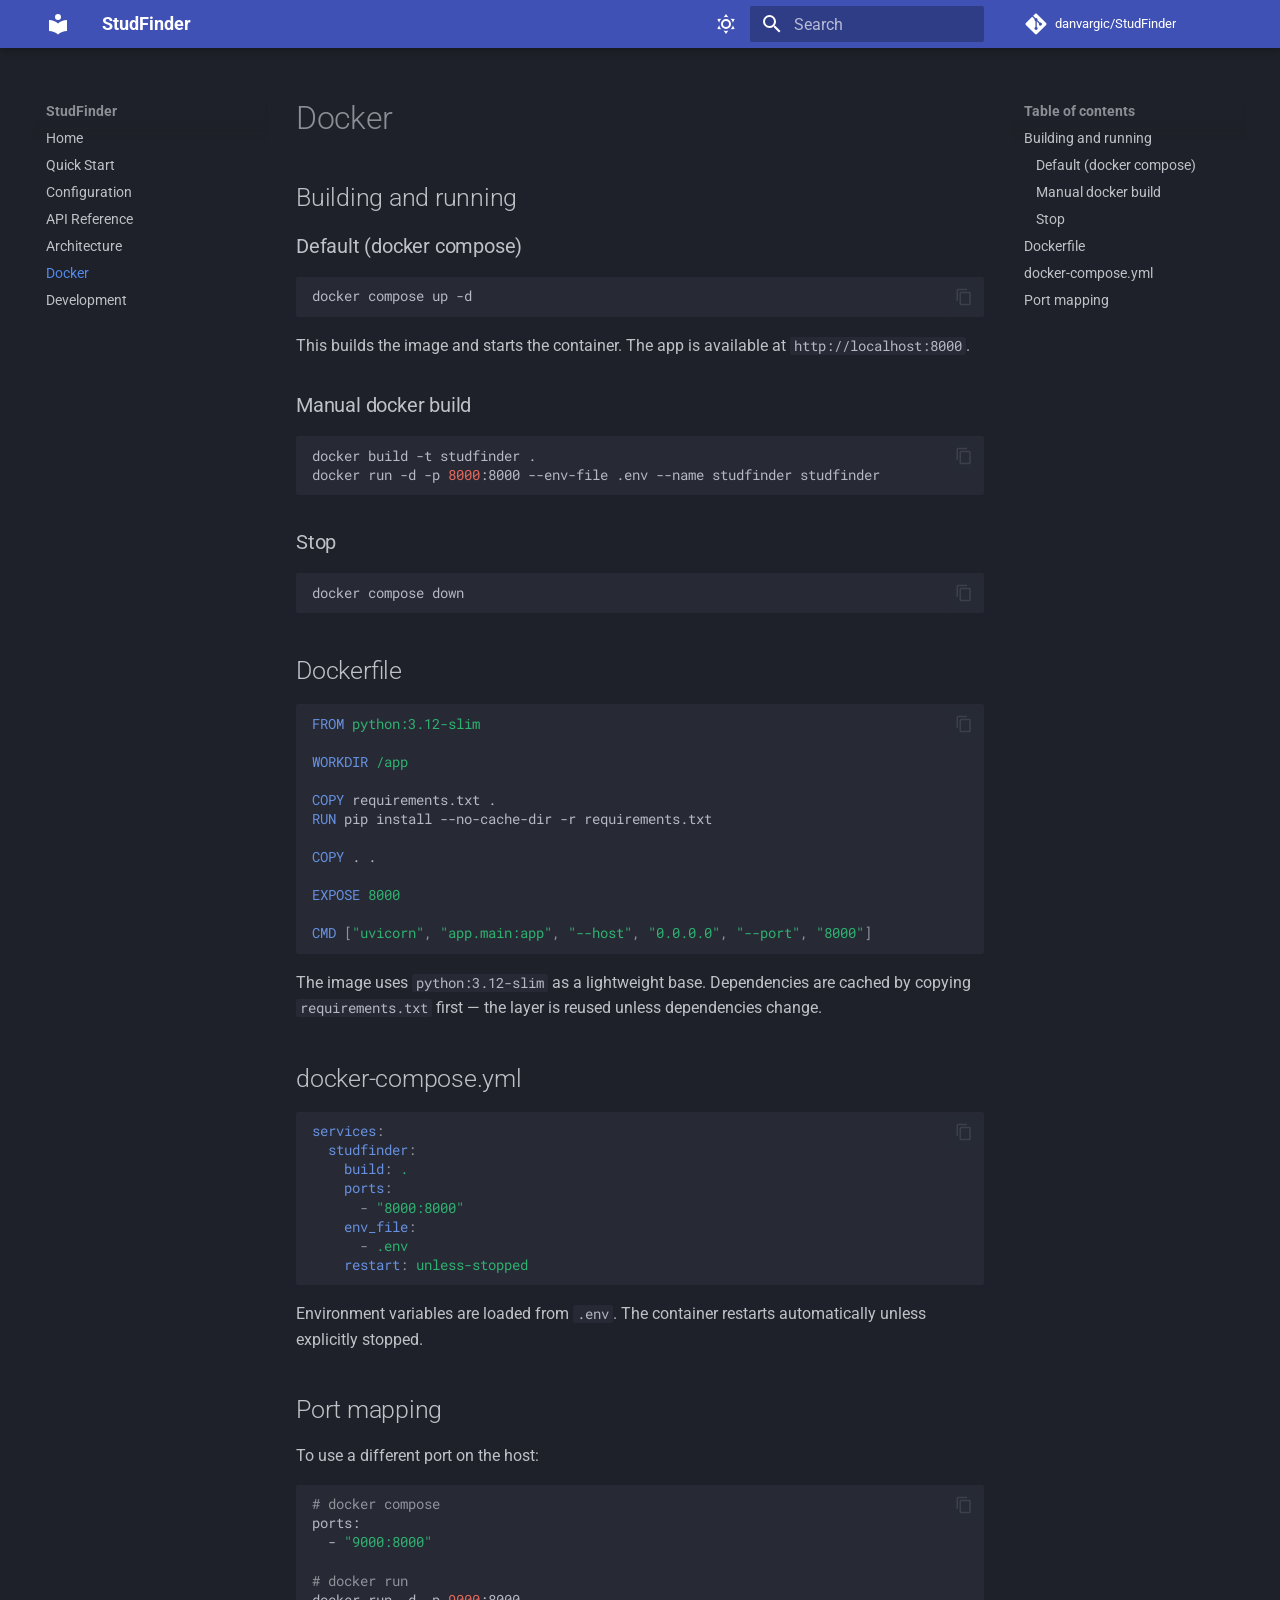
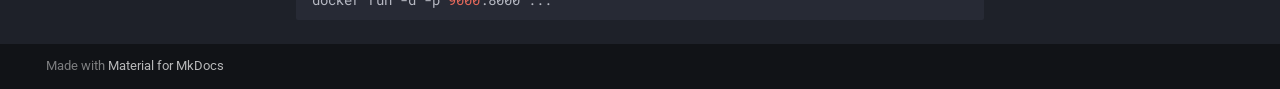
<file: site/docker/index.html>
<!doctype html>
<html lang="en" class="no-js">
  <head>
    
      <meta charset="utf-8">
      <meta name="viewport" content="width=device-width,initial-scale=1">
      
        <meta name="description" content="Upload a photo and find matching LEGO parts on BrickLink">
      
      
      
        <link rel="canonical" href="https://danvargic.github.io/StudFinder/docker/">
      
      
        <link rel="prev" href="../architecture/">
      
      
        <link rel="next" href="../development/">
      
      
        
      
      
      <link rel="icon" href="../assets/images/favicon.png">
      <meta name="generator" content="mkdocs-1.6.1, mkdocs-material-9.7.6">
    
    
      
        <title>Docker - StudFinder</title>
      
    
    
      <link rel="stylesheet" href="../assets/stylesheets/main.484c7ddc.min.css">
      
        
        <link rel="stylesheet" href="../assets/stylesheets/palette.ab4e12ef.min.css">
      
      


    
    
      
    
    
      
        
        
        <link rel="preconnect" href="https://fonts.gstatic.com" crossorigin>
        <link rel="stylesheet" href="https://fonts.googleapis.com/css?family=Roboto:300,300i,400,400i,700,700i%7CRoboto+Mono:400,400i,700,700i&display=fallback">
        <style>:root{--md-text-font:"Roboto";--md-code-font:"Roboto Mono"}</style>
      
    
    
    <script>__md_scope=new URL("..",location),__md_hash=e=>[...e].reduce(((e,_)=>(e<<5)-e+_.charCodeAt(0)),0),__md_get=(e,_=localStorage,t=__md_scope)=>JSON.parse(_.getItem(t.pathname+"."+e)),__md_set=(e,_,t=localStorage,a=__md_scope)=>{try{t.setItem(a.pathname+"."+e,JSON.stringify(_))}catch(e){}}</script>
    
      

    
    
  </head>
  
  
    
    
      
    
    
    
    
    <body dir="ltr" data-md-color-scheme="slate" data-md-color-primary="indigo" data-md-color-accent="light-blue">
  
    
    <input class="md-toggle" data-md-toggle="drawer" type="checkbox" id="__drawer" autocomplete="off">
    <input class="md-toggle" data-md-toggle="search" type="checkbox" id="__search" autocomplete="off">
    <label class="md-overlay" for="__drawer"></label>
    <div data-md-component="skip">
      
        
        <a href="#docker" class="md-skip">
          Skip to content
        </a>
      
    </div>
    <div data-md-component="announce">
      
    </div>
    
    
      

  

<header class="md-header md-header--shadow" data-md-component="header">
  <nav class="md-header__inner md-grid" aria-label="Header">
    <a href=".." title="StudFinder" class="md-header__button md-logo" aria-label="StudFinder" data-md-component="logo">
      
  
  <svg xmlns="http://www.w3.org/2000/svg" viewBox="0 0 24 24"><path d="M12 8a3 3 0 0 0 3-3 3 3 0 0 0-3-3 3 3 0 0 0-3 3 3 3 0 0 0 3 3m0 3.54C9.64 9.35 6.5 8 3 8v11c3.5 0 6.64 1.35 9 3.54 2.36-2.19 5.5-3.54 9-3.54V8c-3.5 0-6.64 1.35-9 3.54"/></svg>

    </a>
    <label class="md-header__button md-icon" for="__drawer">
      
      <svg xmlns="http://www.w3.org/2000/svg" viewBox="0 0 24 24"><path d="M3 6h18v2H3zm0 5h18v2H3zm0 5h18v2H3z"/></svg>
    </label>
    <div class="md-header__title" data-md-component="header-title">
      <div class="md-header__ellipsis">
        <div class="md-header__topic">
          <span class="md-ellipsis">
            StudFinder
          </span>
        </div>
        <div class="md-header__topic" data-md-component="header-topic">
          <span class="md-ellipsis">
            
              Docker
            
          </span>
        </div>
      </div>
    </div>
    
      
        <form class="md-header__option" data-md-component="palette">
  
    
    
    
    <input class="md-option" data-md-color-media="" data-md-color-scheme="slate" data-md-color-primary="indigo" data-md-color-accent="light-blue"  aria-label="Switch to light mode"  type="radio" name="__palette" id="__palette_0">
    
      <label class="md-header__button md-icon" title="Switch to light mode" for="__palette_1" hidden>
        <svg xmlns="http://www.w3.org/2000/svg" viewBox="0 0 24 24"><path d="M12 7a5 5 0 0 1 5 5 5 5 0 0 1-5 5 5 5 0 0 1-5-5 5 5 0 0 1 5-5m0 2a3 3 0 0 0-3 3 3 3 0 0 0 3 3 3 3 0 0 0 3-3 3 3 0 0 0-3-3m0-7 2.39 3.42C13.65 5.15 12.84 5 12 5s-1.65.15-2.39.42zM3.34 7l4.16-.35A7.2 7.2 0 0 0 5.94 8.5c-.44.74-.69 1.5-.83 2.29zm.02 10 1.76-3.77a7.131 7.131 0 0 0 2.38 4.14zM20.65 7l-1.77 3.79a7.02 7.02 0 0 0-2.38-4.15zm-.01 10-4.14.36c.59-.51 1.12-1.14 1.54-1.86.42-.73.69-1.5.83-2.29zM12 22l-2.41-3.44c.74.27 1.55.44 2.41.44.82 0 1.63-.17 2.37-.44z"/></svg>
      </label>
    
  
    
    
    
    <input class="md-option" data-md-color-media="" data-md-color-scheme="default" data-md-color-primary="indigo" data-md-color-accent="light-blue"  aria-label="Switch to dark mode"  type="radio" name="__palette" id="__palette_1">
    
      <label class="md-header__button md-icon" title="Switch to dark mode" for="__palette_0" hidden>
        <svg xmlns="http://www.w3.org/2000/svg" viewBox="0 0 24 24"><path d="m17.75 4.09-2.53 1.94.91 3.06-2.63-1.81-2.63 1.81.91-3.06-2.53-1.94L12.44 4l1.06-3 1.06 3zm3.5 6.91-1.64 1.25.59 1.98-1.7-1.17-1.7 1.17.59-1.98L15.75 11l2.06-.05L18.5 9l.69 1.95zm-2.28 4.95c.83-.08 1.72 1.1 1.19 1.85-.32.45-.66.87-1.08 1.27C15.17 23 8.84 23 4.94 19.07c-3.91-3.9-3.91-10.24 0-14.14.4-.4.82-.76 1.27-1.08.75-.53 1.93.36 1.85 1.19-.27 2.86.69 5.83 2.89 8.02a9.96 9.96 0 0 0 8.02 2.89m-1.64 2.02a12.08 12.08 0 0 1-7.8-3.47c-2.17-2.19-3.33-5-3.49-7.82-2.81 3.14-2.7 7.96.31 10.98 3.02 3.01 7.84 3.12 10.98.31"/></svg>
      </label>
    
  
</form>
      
    
    
      <script>var palette=__md_get("__palette");if(palette&&palette.color){if("(prefers-color-scheme)"===palette.color.media){var media=matchMedia("(prefers-color-scheme: light)"),input=document.querySelector(media.matches?"[data-md-color-media='(prefers-color-scheme: light)']":"[data-md-color-media='(prefers-color-scheme: dark)']");palette.color.media=input.getAttribute("data-md-color-media"),palette.color.scheme=input.getAttribute("data-md-color-scheme"),palette.color.primary=input.getAttribute("data-md-color-primary"),palette.color.accent=input.getAttribute("data-md-color-accent")}for(var[key,value]of Object.entries(palette.color))document.body.setAttribute("data-md-color-"+key,value)}</script>
    
    
    
      
      
        <label class="md-header__button md-icon" for="__search">
          
          <svg xmlns="http://www.w3.org/2000/svg" viewBox="0 0 24 24"><path d="M9.5 3A6.5 6.5 0 0 1 16 9.5c0 1.61-.59 3.09-1.56 4.23l.27.27h.79l5 5-1.5 1.5-5-5v-.79l-.27-.27A6.52 6.52 0 0 1 9.5 16 6.5 6.5 0 0 1 3 9.5 6.5 6.5 0 0 1 9.5 3m0 2C7 5 5 7 5 9.5S7 14 9.5 14 14 12 14 9.5 12 5 9.5 5"/></svg>
        </label>
        <div class="md-search" data-md-component="search" role="dialog">
  <label class="md-search__overlay" for="__search"></label>
  <div class="md-search__inner" role="search">
    <form class="md-search__form" name="search">
      <input type="text" class="md-search__input" name="query" aria-label="Search" placeholder="Search" autocapitalize="off" autocorrect="off" autocomplete="off" spellcheck="false" data-md-component="search-query" required>
      <label class="md-search__icon md-icon" for="__search">
        
        <svg xmlns="http://www.w3.org/2000/svg" viewBox="0 0 24 24"><path d="M9.5 3A6.5 6.5 0 0 1 16 9.5c0 1.61-.59 3.09-1.56 4.23l.27.27h.79l5 5-1.5 1.5-5-5v-.79l-.27-.27A6.52 6.52 0 0 1 9.5 16 6.5 6.5 0 0 1 3 9.5 6.5 6.5 0 0 1 9.5 3m0 2C7 5 5 7 5 9.5S7 14 9.5 14 14 12 14 9.5 12 5 9.5 5"/></svg>
        
        <svg xmlns="http://www.w3.org/2000/svg" viewBox="0 0 24 24"><path d="M20 11v2H8l5.5 5.5-1.42 1.42L4.16 12l7.92-7.92L13.5 5.5 8 11z"/></svg>
      </label>
      <nav class="md-search__options" aria-label="Search">
        
        <button type="reset" class="md-search__icon md-icon" title="Clear" aria-label="Clear" tabindex="-1">
          
          <svg xmlns="http://www.w3.org/2000/svg" viewBox="0 0 24 24"><path d="M19 6.41 17.59 5 12 10.59 6.41 5 5 6.41 10.59 12 5 17.59 6.41 19 12 13.41 17.59 19 19 17.59 13.41 12z"/></svg>
        </button>
      </nav>
      
    </form>
    <div class="md-search__output">
      <div class="md-search__scrollwrap" tabindex="0" data-md-scrollfix>
        <div class="md-search-result" data-md-component="search-result">
          <div class="md-search-result__meta">
            Initializing search
          </div>
          <ol class="md-search-result__list" role="presentation"></ol>
        </div>
      </div>
    </div>
  </div>
</div>
      
    
    
      <div class="md-header__source">
        <a href="https://github.com/danvargic/StudFinder" title="Go to repository" class="md-source" data-md-component="source">
  <div class="md-source__icon md-icon">
    
    <svg xmlns="http://www.w3.org/2000/svg" viewBox="0 0 448 512"><!--! Font Awesome Free 7.1.0 by @fontawesome - https://fontawesome.com License - https://fontawesome.com/license/free (Icons: CC BY 4.0, Fonts: SIL OFL 1.1, Code: MIT License) Copyright 2025 Fonticons, Inc.--><path d="M439.6 236.1 244 40.5c-5.4-5.5-12.8-8.5-20.4-8.5s-15 3-20.4 8.4L162.5 81l51.5 51.5c27.1-9.1 52.7 16.8 43.4 43.7l49.7 49.7c34.2-11.8 61.2 31 35.5 56.7-26.5 26.5-70.2-2.9-56-37.3L240.3 199v121.9c25.3 12.5 22.3 41.8 9.1 55-6.4 6.4-15.2 10.1-24.3 10.1s-17.8-3.6-24.3-10.1c-17.6-17.6-11.1-46.9 11.2-56v-123c-20.8-8.5-24.6-30.7-18.6-45L142.6 101 8.5 235.1C3 240.6 0 247.9 0 255.5s3 15 8.5 20.4l195.6 195.7c5.4 5.4 12.7 8.4 20.4 8.4s15-3 20.4-8.4l194.7-194.7c5.4-5.4 8.4-12.8 8.4-20.4s-3-15-8.4-20.4"/></svg>
  </div>
  <div class="md-source__repository">
    danvargic/StudFinder
  </div>
</a>
      </div>
    
  </nav>
  
</header>
    
    <div class="md-container" data-md-component="container">
      
      
        
          
        
      
      <main class="md-main" data-md-component="main">
        <div class="md-main__inner md-grid">
          
            
              
              <div class="md-sidebar md-sidebar--primary" data-md-component="sidebar" data-md-type="navigation" >
                <div class="md-sidebar__scrollwrap">
                  <div class="md-sidebar__inner">
                    



<nav class="md-nav md-nav--primary" aria-label="Navigation" data-md-level="0">
  <label class="md-nav__title" for="__drawer">
    <a href=".." title="StudFinder" class="md-nav__button md-logo" aria-label="StudFinder" data-md-component="logo">
      
  
  <svg xmlns="http://www.w3.org/2000/svg" viewBox="0 0 24 24"><path d="M12 8a3 3 0 0 0 3-3 3 3 0 0 0-3-3 3 3 0 0 0-3 3 3 3 0 0 0 3 3m0 3.54C9.64 9.35 6.5 8 3 8v11c3.5 0 6.64 1.35 9 3.54 2.36-2.19 5.5-3.54 9-3.54V8c-3.5 0-6.64 1.35-9 3.54"/></svg>

    </a>
    StudFinder
  </label>
  
    <div class="md-nav__source">
      <a href="https://github.com/danvargic/StudFinder" title="Go to repository" class="md-source" data-md-component="source">
  <div class="md-source__icon md-icon">
    
    <svg xmlns="http://www.w3.org/2000/svg" viewBox="0 0 448 512"><!--! Font Awesome Free 7.1.0 by @fontawesome - https://fontawesome.com License - https://fontawesome.com/license/free (Icons: CC BY 4.0, Fonts: SIL OFL 1.1, Code: MIT License) Copyright 2025 Fonticons, Inc.--><path d="M439.6 236.1 244 40.5c-5.4-5.5-12.8-8.5-20.4-8.5s-15 3-20.4 8.4L162.5 81l51.5 51.5c27.1-9.1 52.7 16.8 43.4 43.7l49.7 49.7c34.2-11.8 61.2 31 35.5 56.7-26.5 26.5-70.2-2.9-56-37.3L240.3 199v121.9c25.3 12.5 22.3 41.8 9.1 55-6.4 6.4-15.2 10.1-24.3 10.1s-17.8-3.6-24.3-10.1c-17.6-17.6-11.1-46.9 11.2-56v-123c-20.8-8.5-24.6-30.7-18.6-45L142.6 101 8.5 235.1C3 240.6 0 247.9 0 255.5s3 15 8.5 20.4l195.6 195.7c5.4 5.4 12.7 8.4 20.4 8.4s15-3 20.4-8.4l194.7-194.7c5.4-5.4 8.4-12.8 8.4-20.4s-3-15-8.4-20.4"/></svg>
  </div>
  <div class="md-source__repository">
    danvargic/StudFinder
  </div>
</a>
    </div>
  
  <ul class="md-nav__list" data-md-scrollfix>
    
      
      
  
  
  
  
    <li class="md-nav__item">
      <a href=".." class="md-nav__link">
        
  
  
  <span class="md-ellipsis">
    
  
    Home
  

    
  </span>
  
  

      </a>
    </li>
  

    
      
      
  
  
  
  
    <li class="md-nav__item">
      <a href="../quickstart/" class="md-nav__link">
        
  
  
  <span class="md-ellipsis">
    
  
    Quick Start
  

    
  </span>
  
  

      </a>
    </li>
  

    
      
      
  
  
  
  
    <li class="md-nav__item">
      <a href="../configuration/" class="md-nav__link">
        
  
  
  <span class="md-ellipsis">
    
  
    Configuration
  

    
  </span>
  
  

      </a>
    </li>
  

    
      
      
  
  
  
  
    <li class="md-nav__item">
      <a href="../api/" class="md-nav__link">
        
  
  
  <span class="md-ellipsis">
    
  
    API Reference
  

    
  </span>
  
  

      </a>
    </li>
  

    
      
      
  
  
  
  
    <li class="md-nav__item">
      <a href="../architecture/" class="md-nav__link">
        
  
  
  <span class="md-ellipsis">
    
  
    Architecture
  

    
  </span>
  
  

      </a>
    </li>
  

    
      
      
  
  
    
  
  
  
    <li class="md-nav__item md-nav__item--active">
      
      <input class="md-nav__toggle md-toggle" type="checkbox" id="__toc">
      
      
        
      
      
        <label class="md-nav__link md-nav__link--active" for="__toc">
          
  
  
  <span class="md-ellipsis">
    
  
    Docker
  

    
  </span>
  
  

          <span class="md-nav__icon md-icon"></span>
        </label>
      
      <a href="./" class="md-nav__link md-nav__link--active">
        
  
  
  <span class="md-ellipsis">
    
  
    Docker
  

    
  </span>
  
  

      </a>
      
        

<nav class="md-nav md-nav--secondary" aria-label="Table of contents">
  
  
  
    
  
  
    <label class="md-nav__title" for="__toc">
      <span class="md-nav__icon md-icon"></span>
      Table of contents
    </label>
    <ul class="md-nav__list" data-md-component="toc" data-md-scrollfix>
      
        <li class="md-nav__item">
  <a href="#building-and-running" class="md-nav__link">
    <span class="md-ellipsis">
      
        Building and running
      
    </span>
  </a>
  
    <nav class="md-nav" aria-label="Building and running">
      <ul class="md-nav__list">
        
          <li class="md-nav__item">
  <a href="#default-docker-compose" class="md-nav__link">
    <span class="md-ellipsis">
      
        Default (docker compose)
      
    </span>
  </a>
  
</li>
        
          <li class="md-nav__item">
  <a href="#manual-docker-build" class="md-nav__link">
    <span class="md-ellipsis">
      
        Manual docker build
      
    </span>
  </a>
  
</li>
        
          <li class="md-nav__item">
  <a href="#stop" class="md-nav__link">
    <span class="md-ellipsis">
      
        Stop
      
    </span>
  </a>
  
</li>
        
      </ul>
    </nav>
  
</li>
      
        <li class="md-nav__item">
  <a href="#dockerfile" class="md-nav__link">
    <span class="md-ellipsis">
      
        Dockerfile
      
    </span>
  </a>
  
</li>
      
        <li class="md-nav__item">
  <a href="#docker-composeyml" class="md-nav__link">
    <span class="md-ellipsis">
      
        docker-compose.yml
      
    </span>
  </a>
  
</li>
      
        <li class="md-nav__item">
  <a href="#port-mapping" class="md-nav__link">
    <span class="md-ellipsis">
      
        Port mapping
      
    </span>
  </a>
  
</li>
      
    </ul>
  
</nav>
      
    </li>
  

    
      
      
  
  
  
  
    <li class="md-nav__item">
      <a href="../development/" class="md-nav__link">
        
  
  
  <span class="md-ellipsis">
    
  
    Development
  

    
  </span>
  
  

      </a>
    </li>
  

    
  </ul>
</nav>
                  </div>
                </div>
              </div>
            
            
              
              <div class="md-sidebar md-sidebar--secondary" data-md-component="sidebar" data-md-type="toc" >
                <div class="md-sidebar__scrollwrap">
                  <div class="md-sidebar__inner">
                    

<nav class="md-nav md-nav--secondary" aria-label="Table of contents">
  
  
  
    
  
  
    <label class="md-nav__title" for="__toc">
      <span class="md-nav__icon md-icon"></span>
      Table of contents
    </label>
    <ul class="md-nav__list" data-md-component="toc" data-md-scrollfix>
      
        <li class="md-nav__item">
  <a href="#building-and-running" class="md-nav__link">
    <span class="md-ellipsis">
      
        Building and running
      
    </span>
  </a>
  
    <nav class="md-nav" aria-label="Building and running">
      <ul class="md-nav__list">
        
          <li class="md-nav__item">
  <a href="#default-docker-compose" class="md-nav__link">
    <span class="md-ellipsis">
      
        Default (docker compose)
      
    </span>
  </a>
  
</li>
        
          <li class="md-nav__item">
  <a href="#manual-docker-build" class="md-nav__link">
    <span class="md-ellipsis">
      
        Manual docker build
      
    </span>
  </a>
  
</li>
        
          <li class="md-nav__item">
  <a href="#stop" class="md-nav__link">
    <span class="md-ellipsis">
      
        Stop
      
    </span>
  </a>
  
</li>
        
      </ul>
    </nav>
  
</li>
      
        <li class="md-nav__item">
  <a href="#dockerfile" class="md-nav__link">
    <span class="md-ellipsis">
      
        Dockerfile
      
    </span>
  </a>
  
</li>
      
        <li class="md-nav__item">
  <a href="#docker-composeyml" class="md-nav__link">
    <span class="md-ellipsis">
      
        docker-compose.yml
      
    </span>
  </a>
  
</li>
      
        <li class="md-nav__item">
  <a href="#port-mapping" class="md-nav__link">
    <span class="md-ellipsis">
      
        Port mapping
      
    </span>
  </a>
  
</li>
      
    </ul>
  
</nav>
                  </div>
                </div>
              </div>
            
          
          
            <div class="md-content" data-md-component="content">
              
              <article class="md-content__inner md-typeset">
                
                  


  
  


<h1 id="docker">Docker<a class="headerlink" href="#docker" title="Permanent link">&para;</a></h1>
<h2 id="building-and-running">Building and running<a class="headerlink" href="#building-and-running" title="Permanent link">&para;</a></h2>
<h3 id="default-docker-compose">Default (docker compose)<a class="headerlink" href="#default-docker-compose" title="Permanent link">&para;</a></h3>
<div class="highlight"><pre><span></span><code><a id="__codelineno-0-1" name="__codelineno-0-1" href="#__codelineno-0-1"></a>docker<span class="w"> </span>compose<span class="w"> </span>up<span class="w"> </span>-d
</code></pre></div>
<p>This builds the image and starts the container. The app is available at <code>http://localhost:8000</code>.</p>
<h3 id="manual-docker-build">Manual docker build<a class="headerlink" href="#manual-docker-build" title="Permanent link">&para;</a></h3>
<div class="highlight"><pre><span></span><code><a id="__codelineno-1-1" name="__codelineno-1-1" href="#__codelineno-1-1"></a>docker<span class="w"> </span>build<span class="w"> </span>-t<span class="w"> </span>studfinder<span class="w"> </span>.
<a id="__codelineno-1-2" name="__codelineno-1-2" href="#__codelineno-1-2"></a>docker<span class="w"> </span>run<span class="w"> </span>-d<span class="w"> </span>-p<span class="w"> </span><span class="m">8000</span>:8000<span class="w"> </span>--env-file<span class="w"> </span>.env<span class="w"> </span>--name<span class="w"> </span>studfinder<span class="w"> </span>studfinder
</code></pre></div>
<h3 id="stop">Stop<a class="headerlink" href="#stop" title="Permanent link">&para;</a></h3>
<div class="highlight"><pre><span></span><code><a id="__codelineno-2-1" name="__codelineno-2-1" href="#__codelineno-2-1"></a>docker<span class="w"> </span>compose<span class="w"> </span>down
</code></pre></div>
<h2 id="dockerfile">Dockerfile<a class="headerlink" href="#dockerfile" title="Permanent link">&para;</a></h2>
<div class="highlight"><pre><span></span><code><a id="__codelineno-3-1" name="__codelineno-3-1" href="#__codelineno-3-1"></a><span class="k">FROM</span><span class="w"> </span><span class="s">python:3.12-slim</span>
<a id="__codelineno-3-2" name="__codelineno-3-2" href="#__codelineno-3-2"></a>
<a id="__codelineno-3-3" name="__codelineno-3-3" href="#__codelineno-3-3"></a><span class="k">WORKDIR</span><span class="w"> </span><span class="s">/app</span>
<a id="__codelineno-3-4" name="__codelineno-3-4" href="#__codelineno-3-4"></a>
<a id="__codelineno-3-5" name="__codelineno-3-5" href="#__codelineno-3-5"></a><span class="k">COPY</span><span class="w"> </span>requirements.txt<span class="w"> </span>.
<a id="__codelineno-3-6" name="__codelineno-3-6" href="#__codelineno-3-6"></a><span class="k">RUN</span><span class="w"> </span>pip<span class="w"> </span>install<span class="w"> </span>--no-cache-dir<span class="w"> </span>-r<span class="w"> </span>requirements.txt
<a id="__codelineno-3-7" name="__codelineno-3-7" href="#__codelineno-3-7"></a>
<a id="__codelineno-3-8" name="__codelineno-3-8" href="#__codelineno-3-8"></a><span class="k">COPY</span><span class="w"> </span>.<span class="w"> </span>.
<a id="__codelineno-3-9" name="__codelineno-3-9" href="#__codelineno-3-9"></a>
<a id="__codelineno-3-10" name="__codelineno-3-10" href="#__codelineno-3-10"></a><span class="k">EXPOSE</span><span class="w"> </span><span class="s">8000</span>
<a id="__codelineno-3-11" name="__codelineno-3-11" href="#__codelineno-3-11"></a>
<a id="__codelineno-3-12" name="__codelineno-3-12" href="#__codelineno-3-12"></a><span class="k">CMD</span><span class="w"> </span><span class="p">[</span><span class="s2">&quot;uvicorn&quot;</span><span class="p">,</span><span class="w"> </span><span class="s2">&quot;app.main:app&quot;</span><span class="p">,</span><span class="w"> </span><span class="s2">&quot;--host&quot;</span><span class="p">,</span><span class="w"> </span><span class="s2">&quot;0.0.0.0&quot;</span><span class="p">,</span><span class="w"> </span><span class="s2">&quot;--port&quot;</span><span class="p">,</span><span class="w"> </span><span class="s2">&quot;8000&quot;</span><span class="p">]</span>
</code></pre></div>
<p>The image uses <code>python:3.12-slim</code> as a lightweight base. Dependencies are cached by copying <code>requirements.txt</code> first — the layer is reused unless dependencies change.</p>
<h2 id="docker-composeyml">docker-compose.yml<a class="headerlink" href="#docker-composeyml" title="Permanent link">&para;</a></h2>
<div class="highlight"><pre><span></span><code><a id="__codelineno-4-1" name="__codelineno-4-1" href="#__codelineno-4-1"></a><span class="nt">services</span><span class="p">:</span>
<a id="__codelineno-4-2" name="__codelineno-4-2" href="#__codelineno-4-2"></a><span class="w">  </span><span class="nt">studfinder</span><span class="p">:</span>
<a id="__codelineno-4-3" name="__codelineno-4-3" href="#__codelineno-4-3"></a><span class="w">    </span><span class="nt">build</span><span class="p">:</span><span class="w"> </span><span class="l l-Scalar l-Scalar-Plain">.</span>
<a id="__codelineno-4-4" name="__codelineno-4-4" href="#__codelineno-4-4"></a><span class="w">    </span><span class="nt">ports</span><span class="p">:</span>
<a id="__codelineno-4-5" name="__codelineno-4-5" href="#__codelineno-4-5"></a><span class="w">      </span><span class="p p-Indicator">-</span><span class="w"> </span><span class="s">&quot;8000:8000&quot;</span>
<a id="__codelineno-4-6" name="__codelineno-4-6" href="#__codelineno-4-6"></a><span class="w">    </span><span class="nt">env_file</span><span class="p">:</span>
<a id="__codelineno-4-7" name="__codelineno-4-7" href="#__codelineno-4-7"></a><span class="w">      </span><span class="p p-Indicator">-</span><span class="w"> </span><span class="l l-Scalar l-Scalar-Plain">.env</span>
<a id="__codelineno-4-8" name="__codelineno-4-8" href="#__codelineno-4-8"></a><span class="w">    </span><span class="nt">restart</span><span class="p">:</span><span class="w"> </span><span class="l l-Scalar l-Scalar-Plain">unless-stopped</span>
</code></pre></div>
<p>Environment variables are loaded from <code>.env</code>. The container restarts automatically unless explicitly stopped.</p>
<h2 id="port-mapping">Port mapping<a class="headerlink" href="#port-mapping" title="Permanent link">&para;</a></h2>
<p>To use a different port on the host:</p>
<div class="highlight"><pre><span></span><code><a id="__codelineno-5-1" name="__codelineno-5-1" href="#__codelineno-5-1"></a><span class="c1"># docker compose</span>
<a id="__codelineno-5-2" name="__codelineno-5-2" href="#__codelineno-5-2"></a>ports:
<a id="__codelineno-5-3" name="__codelineno-5-3" href="#__codelineno-5-3"></a><span class="w">  </span>-<span class="w"> </span><span class="s2">&quot;9000:8000&quot;</span>
<a id="__codelineno-5-4" name="__codelineno-5-4" href="#__codelineno-5-4"></a>
<a id="__codelineno-5-5" name="__codelineno-5-5" href="#__codelineno-5-5"></a><span class="c1"># docker run</span>
<a id="__codelineno-5-6" name="__codelineno-5-6" href="#__codelineno-5-6"></a>docker<span class="w"> </span>run<span class="w"> </span>-d<span class="w"> </span>-p<span class="w"> </span><span class="m">9000</span>:8000<span class="w"> </span>...
</code></pre></div>












                
              </article>
            </div>
          
          
<script>var target=document.getElementById(location.hash.slice(1));target&&target.name&&(target.checked=target.name.startsWith("__tabbed_"))</script>
        </div>
        
      </main>
      
        <footer class="md-footer">
  
  <div class="md-footer-meta md-typeset">
    <div class="md-footer-meta__inner md-grid">
      <div class="md-copyright">
  
  
    Made with
    <a href="https://squidfunk.github.io/mkdocs-material/" target="_blank" rel="noopener">
      Material for MkDocs
    </a>
  
</div>
      
    </div>
  </div>
</footer>
      
    </div>
    <div class="md-dialog" data-md-component="dialog">
      <div class="md-dialog__inner md-typeset"></div>
    </div>
    
    
    
      
      
      <script id="__config" type="application/json">{"annotate": null, "base": "..", "features": ["navigation.instant", "navigation.tracking", "navigation.indexes", "content.code.copy", "content.code.annotate"], "search": "../assets/javascripts/workers/search.2c215733.min.js", "tags": null, "translations": {"clipboard.copied": "Copied to clipboard", "clipboard.copy": "Copy to clipboard", "search.result.more.one": "1 more on this page", "search.result.more.other": "# more on this page", "search.result.none": "No matching documents", "search.result.one": "1 matching document", "search.result.other": "# matching documents", "search.result.placeholder": "Type to start searching", "search.result.term.missing": "Missing", "select.version": "Select version"}, "version": null}</script>
    
    
      <script src="../assets/javascripts/bundle.79ae519e.min.js"></script>
      
    
  </body>
</html>
</file>
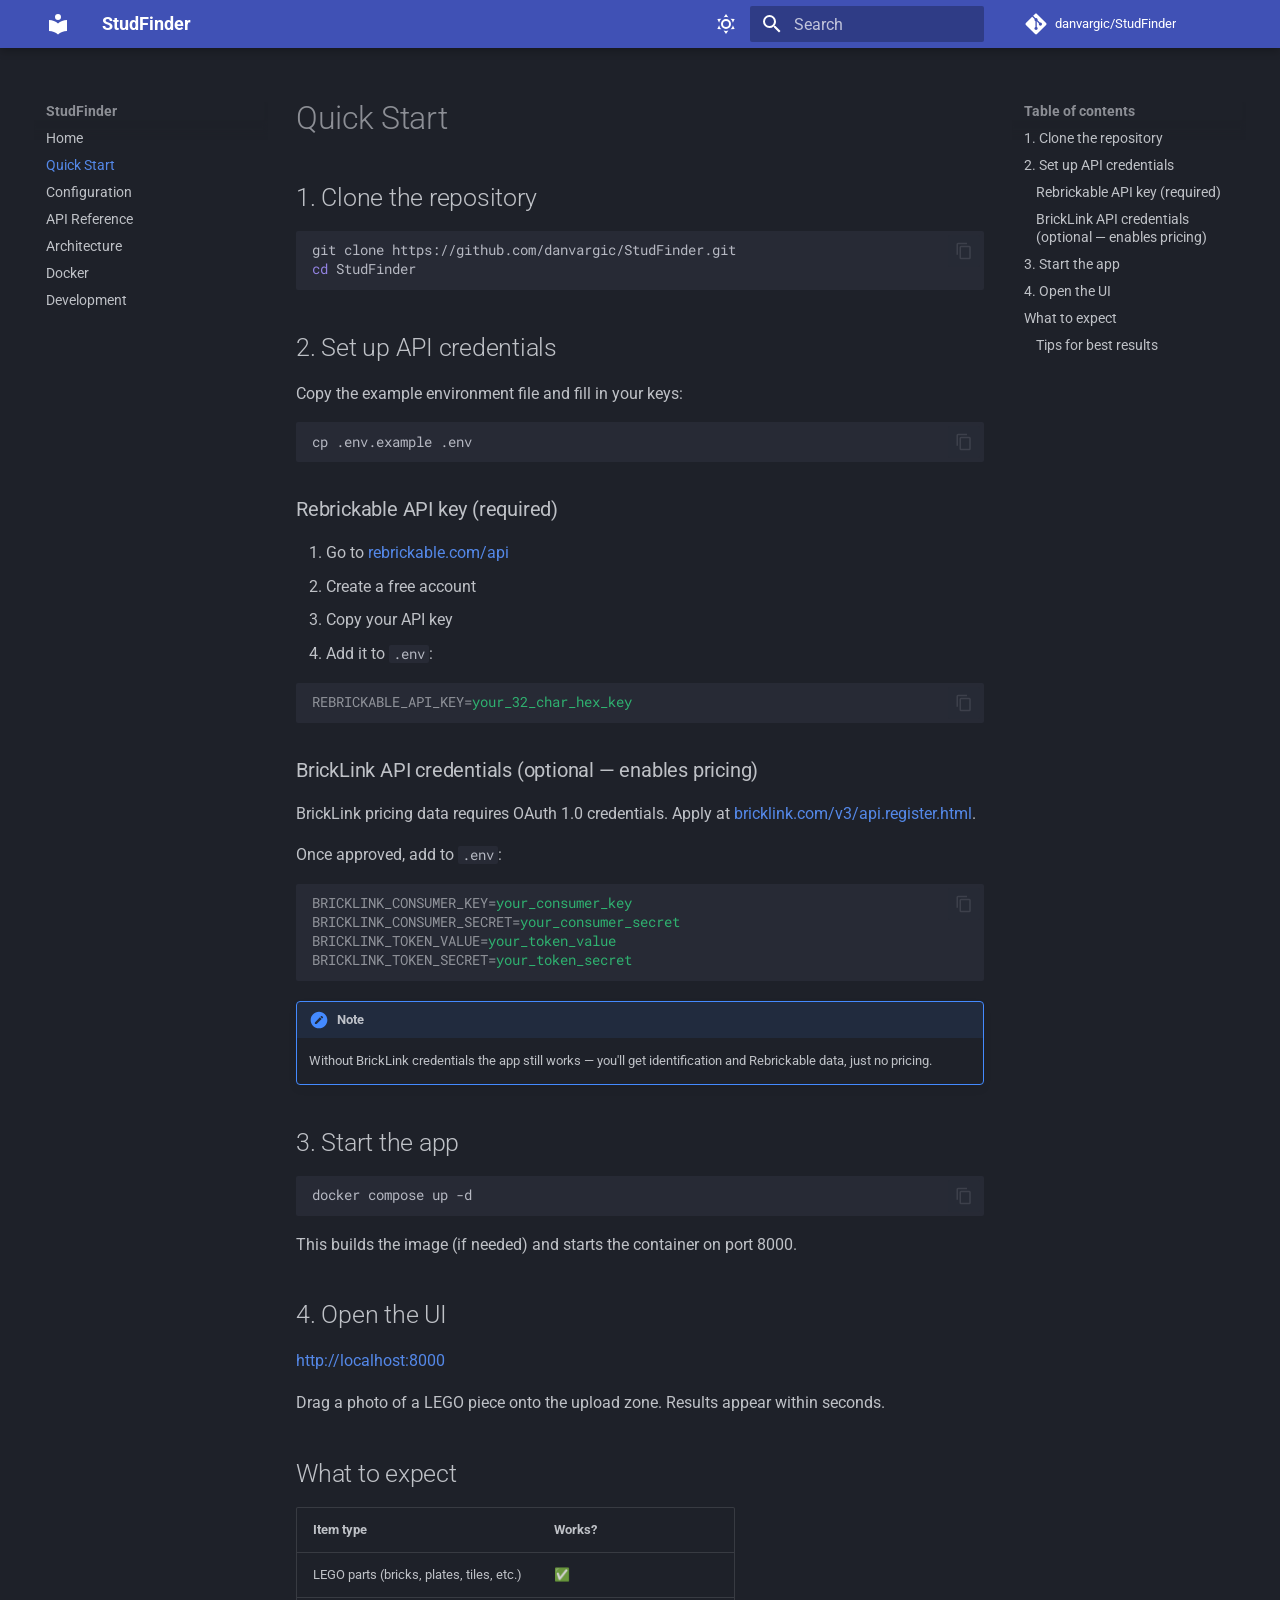
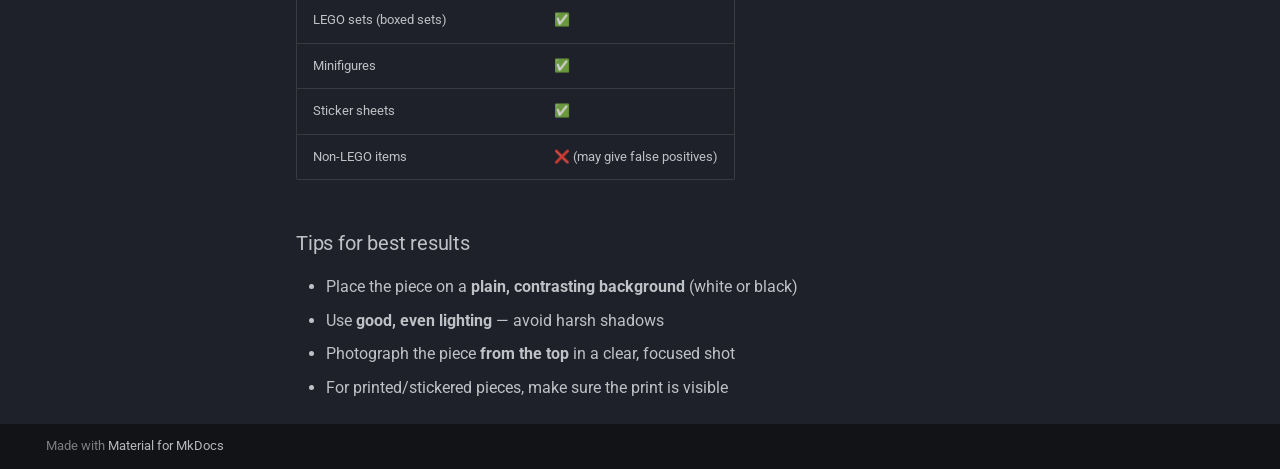
<file: site/quickstart/index.html>
<!doctype html>
<html lang="en" class="no-js">
  <head>
    
      <meta charset="utf-8">
      <meta name="viewport" content="width=device-width,initial-scale=1">
      
        <meta name="description" content="Upload a photo and find matching LEGO parts on BrickLink">
      
      
      
        <link rel="canonical" href="https://danvargic.github.io/StudFinder/quickstart/">
      
      
        <link rel="prev" href="..">
      
      
        <link rel="next" href="../configuration/">
      
      
        
      
      
      <link rel="icon" href="../assets/images/favicon.png">
      <meta name="generator" content="mkdocs-1.6.1, mkdocs-material-9.7.6">
    
    
      
        <title>Quick Start - StudFinder</title>
      
    
    
      <link rel="stylesheet" href="../assets/stylesheets/main.484c7ddc.min.css">
      
        
        <link rel="stylesheet" href="../assets/stylesheets/palette.ab4e12ef.min.css">
      
      


    
    
      
    
    
      
        
        
        <link rel="preconnect" href="https://fonts.gstatic.com" crossorigin>
        <link rel="stylesheet" href="https://fonts.googleapis.com/css?family=Roboto:300,300i,400,400i,700,700i%7CRoboto+Mono:400,400i,700,700i&display=fallback">
        <style>:root{--md-text-font:"Roboto";--md-code-font:"Roboto Mono"}</style>
      
    
    
    <script>__md_scope=new URL("..",location),__md_hash=e=>[...e].reduce(((e,_)=>(e<<5)-e+_.charCodeAt(0)),0),__md_get=(e,_=localStorage,t=__md_scope)=>JSON.parse(_.getItem(t.pathname+"."+e)),__md_set=(e,_,t=localStorage,a=__md_scope)=>{try{t.setItem(a.pathname+"."+e,JSON.stringify(_))}catch(e){}}</script>
    
      

    
    
  </head>
  
  
    
    
      
    
    
    
    
    <body dir="ltr" data-md-color-scheme="slate" data-md-color-primary="indigo" data-md-color-accent="light-blue">
  
    
    <input class="md-toggle" data-md-toggle="drawer" type="checkbox" id="__drawer" autocomplete="off">
    <input class="md-toggle" data-md-toggle="search" type="checkbox" id="__search" autocomplete="off">
    <label class="md-overlay" for="__drawer"></label>
    <div data-md-component="skip">
      
        
        <a href="#quick-start" class="md-skip">
          Skip to content
        </a>
      
    </div>
    <div data-md-component="announce">
      
    </div>
    
    
      

  

<header class="md-header md-header--shadow" data-md-component="header">
  <nav class="md-header__inner md-grid" aria-label="Header">
    <a href=".." title="StudFinder" class="md-header__button md-logo" aria-label="StudFinder" data-md-component="logo">
      
  
  <svg xmlns="http://www.w3.org/2000/svg" viewBox="0 0 24 24"><path d="M12 8a3 3 0 0 0 3-3 3 3 0 0 0-3-3 3 3 0 0 0-3 3 3 3 0 0 0 3 3m0 3.54C9.64 9.35 6.5 8 3 8v11c3.5 0 6.64 1.35 9 3.54 2.36-2.19 5.5-3.54 9-3.54V8c-3.5 0-6.64 1.35-9 3.54"/></svg>

    </a>
    <label class="md-header__button md-icon" for="__drawer">
      
      <svg xmlns="http://www.w3.org/2000/svg" viewBox="0 0 24 24"><path d="M3 6h18v2H3zm0 5h18v2H3zm0 5h18v2H3z"/></svg>
    </label>
    <div class="md-header__title" data-md-component="header-title">
      <div class="md-header__ellipsis">
        <div class="md-header__topic">
          <span class="md-ellipsis">
            StudFinder
          </span>
        </div>
        <div class="md-header__topic" data-md-component="header-topic">
          <span class="md-ellipsis">
            
              Quick Start
            
          </span>
        </div>
      </div>
    </div>
    
      
        <form class="md-header__option" data-md-component="palette">
  
    
    
    
    <input class="md-option" data-md-color-media="" data-md-color-scheme="slate" data-md-color-primary="indigo" data-md-color-accent="light-blue"  aria-label="Switch to light mode"  type="radio" name="__palette" id="__palette_0">
    
      <label class="md-header__button md-icon" title="Switch to light mode" for="__palette_1" hidden>
        <svg xmlns="http://www.w3.org/2000/svg" viewBox="0 0 24 24"><path d="M12 7a5 5 0 0 1 5 5 5 5 0 0 1-5 5 5 5 0 0 1-5-5 5 5 0 0 1 5-5m0 2a3 3 0 0 0-3 3 3 3 0 0 0 3 3 3 3 0 0 0 3-3 3 3 0 0 0-3-3m0-7 2.39 3.42C13.65 5.15 12.84 5 12 5s-1.65.15-2.39.42zM3.34 7l4.16-.35A7.2 7.2 0 0 0 5.94 8.5c-.44.74-.69 1.5-.83 2.29zm.02 10 1.76-3.77a7.131 7.131 0 0 0 2.38 4.14zM20.65 7l-1.77 3.79a7.02 7.02 0 0 0-2.38-4.15zm-.01 10-4.14.36c.59-.51 1.12-1.14 1.54-1.86.42-.73.69-1.5.83-2.29zM12 22l-2.41-3.44c.74.27 1.55.44 2.41.44.82 0 1.63-.17 2.37-.44z"/></svg>
      </label>
    
  
    
    
    
    <input class="md-option" data-md-color-media="" data-md-color-scheme="default" data-md-color-primary="indigo" data-md-color-accent="light-blue"  aria-label="Switch to dark mode"  type="radio" name="__palette" id="__palette_1">
    
      <label class="md-header__button md-icon" title="Switch to dark mode" for="__palette_0" hidden>
        <svg xmlns="http://www.w3.org/2000/svg" viewBox="0 0 24 24"><path d="m17.75 4.09-2.53 1.94.91 3.06-2.63-1.81-2.63 1.81.91-3.06-2.53-1.94L12.44 4l1.06-3 1.06 3zm3.5 6.91-1.64 1.25.59 1.98-1.7-1.17-1.7 1.17.59-1.98L15.75 11l2.06-.05L18.5 9l.69 1.95zm-2.28 4.95c.83-.08 1.72 1.1 1.19 1.85-.32.45-.66.87-1.08 1.27C15.17 23 8.84 23 4.94 19.07c-3.91-3.9-3.91-10.24 0-14.14.4-.4.82-.76 1.27-1.08.75-.53 1.93.36 1.85 1.19-.27 2.86.69 5.83 2.89 8.02a9.96 9.96 0 0 0 8.02 2.89m-1.64 2.02a12.08 12.08 0 0 1-7.8-3.47c-2.17-2.19-3.33-5-3.49-7.82-2.81 3.14-2.7 7.96.31 10.98 3.02 3.01 7.84 3.12 10.98.31"/></svg>
      </label>
    
  
</form>
      
    
    
      <script>var palette=__md_get("__palette");if(palette&&palette.color){if("(prefers-color-scheme)"===palette.color.media){var media=matchMedia("(prefers-color-scheme: light)"),input=document.querySelector(media.matches?"[data-md-color-media='(prefers-color-scheme: light)']":"[data-md-color-media='(prefers-color-scheme: dark)']");palette.color.media=input.getAttribute("data-md-color-media"),palette.color.scheme=input.getAttribute("data-md-color-scheme"),palette.color.primary=input.getAttribute("data-md-color-primary"),palette.color.accent=input.getAttribute("data-md-color-accent")}for(var[key,value]of Object.entries(palette.color))document.body.setAttribute("data-md-color-"+key,value)}</script>
    
    
    
      
      
        <label class="md-header__button md-icon" for="__search">
          
          <svg xmlns="http://www.w3.org/2000/svg" viewBox="0 0 24 24"><path d="M9.5 3A6.5 6.5 0 0 1 16 9.5c0 1.61-.59 3.09-1.56 4.23l.27.27h.79l5 5-1.5 1.5-5-5v-.79l-.27-.27A6.52 6.52 0 0 1 9.5 16 6.5 6.5 0 0 1 3 9.5 6.5 6.5 0 0 1 9.5 3m0 2C7 5 5 7 5 9.5S7 14 9.5 14 14 12 14 9.5 12 5 9.5 5"/></svg>
        </label>
        <div class="md-search" data-md-component="search" role="dialog">
  <label class="md-search__overlay" for="__search"></label>
  <div class="md-search__inner" role="search">
    <form class="md-search__form" name="search">
      <input type="text" class="md-search__input" name="query" aria-label="Search" placeholder="Search" autocapitalize="off" autocorrect="off" autocomplete="off" spellcheck="false" data-md-component="search-query" required>
      <label class="md-search__icon md-icon" for="__search">
        
        <svg xmlns="http://www.w3.org/2000/svg" viewBox="0 0 24 24"><path d="M9.5 3A6.5 6.5 0 0 1 16 9.5c0 1.61-.59 3.09-1.56 4.23l.27.27h.79l5 5-1.5 1.5-5-5v-.79l-.27-.27A6.52 6.52 0 0 1 9.5 16 6.5 6.5 0 0 1 3 9.5 6.5 6.5 0 0 1 9.5 3m0 2C7 5 5 7 5 9.5S7 14 9.5 14 14 12 14 9.5 12 5 9.5 5"/></svg>
        
        <svg xmlns="http://www.w3.org/2000/svg" viewBox="0 0 24 24"><path d="M20 11v2H8l5.5 5.5-1.42 1.42L4.16 12l7.92-7.92L13.5 5.5 8 11z"/></svg>
      </label>
      <nav class="md-search__options" aria-label="Search">
        
        <button type="reset" class="md-search__icon md-icon" title="Clear" aria-label="Clear" tabindex="-1">
          
          <svg xmlns="http://www.w3.org/2000/svg" viewBox="0 0 24 24"><path d="M19 6.41 17.59 5 12 10.59 6.41 5 5 6.41 10.59 12 5 17.59 6.41 19 12 13.41 17.59 19 19 17.59 13.41 12z"/></svg>
        </button>
      </nav>
      
    </form>
    <div class="md-search__output">
      <div class="md-search__scrollwrap" tabindex="0" data-md-scrollfix>
        <div class="md-search-result" data-md-component="search-result">
          <div class="md-search-result__meta">
            Initializing search
          </div>
          <ol class="md-search-result__list" role="presentation"></ol>
        </div>
      </div>
    </div>
  </div>
</div>
      
    
    
      <div class="md-header__source">
        <a href="https://github.com/danvargic/StudFinder" title="Go to repository" class="md-source" data-md-component="source">
  <div class="md-source__icon md-icon">
    
    <svg xmlns="http://www.w3.org/2000/svg" viewBox="0 0 448 512"><!--! Font Awesome Free 7.1.0 by @fontawesome - https://fontawesome.com License - https://fontawesome.com/license/free (Icons: CC BY 4.0, Fonts: SIL OFL 1.1, Code: MIT License) Copyright 2025 Fonticons, Inc.--><path d="M439.6 236.1 244 40.5c-5.4-5.5-12.8-8.5-20.4-8.5s-15 3-20.4 8.4L162.5 81l51.5 51.5c27.1-9.1 52.7 16.8 43.4 43.7l49.7 49.7c34.2-11.8 61.2 31 35.5 56.7-26.5 26.5-70.2-2.9-56-37.3L240.3 199v121.9c25.3 12.5 22.3 41.8 9.1 55-6.4 6.4-15.2 10.1-24.3 10.1s-17.8-3.6-24.3-10.1c-17.6-17.6-11.1-46.9 11.2-56v-123c-20.8-8.5-24.6-30.7-18.6-45L142.6 101 8.5 235.1C3 240.6 0 247.9 0 255.5s3 15 8.5 20.4l195.6 195.7c5.4 5.4 12.7 8.4 20.4 8.4s15-3 20.4-8.4l194.7-194.7c5.4-5.4 8.4-12.8 8.4-20.4s-3-15-8.4-20.4"/></svg>
  </div>
  <div class="md-source__repository">
    danvargic/StudFinder
  </div>
</a>
      </div>
    
  </nav>
  
</header>
    
    <div class="md-container" data-md-component="container">
      
      
        
          
        
      
      <main class="md-main" data-md-component="main">
        <div class="md-main__inner md-grid">
          
            
              
              <div class="md-sidebar md-sidebar--primary" data-md-component="sidebar" data-md-type="navigation" >
                <div class="md-sidebar__scrollwrap">
                  <div class="md-sidebar__inner">
                    



<nav class="md-nav md-nav--primary" aria-label="Navigation" data-md-level="0">
  <label class="md-nav__title" for="__drawer">
    <a href=".." title="StudFinder" class="md-nav__button md-logo" aria-label="StudFinder" data-md-component="logo">
      
  
  <svg xmlns="http://www.w3.org/2000/svg" viewBox="0 0 24 24"><path d="M12 8a3 3 0 0 0 3-3 3 3 0 0 0-3-3 3 3 0 0 0-3 3 3 3 0 0 0 3 3m0 3.54C9.64 9.35 6.5 8 3 8v11c3.5 0 6.64 1.35 9 3.54 2.36-2.19 5.5-3.54 9-3.54V8c-3.5 0-6.64 1.35-9 3.54"/></svg>

    </a>
    StudFinder
  </label>
  
    <div class="md-nav__source">
      <a href="https://github.com/danvargic/StudFinder" title="Go to repository" class="md-source" data-md-component="source">
  <div class="md-source__icon md-icon">
    
    <svg xmlns="http://www.w3.org/2000/svg" viewBox="0 0 448 512"><!--! Font Awesome Free 7.1.0 by @fontawesome - https://fontawesome.com License - https://fontawesome.com/license/free (Icons: CC BY 4.0, Fonts: SIL OFL 1.1, Code: MIT License) Copyright 2025 Fonticons, Inc.--><path d="M439.6 236.1 244 40.5c-5.4-5.5-12.8-8.5-20.4-8.5s-15 3-20.4 8.4L162.5 81l51.5 51.5c27.1-9.1 52.7 16.8 43.4 43.7l49.7 49.7c34.2-11.8 61.2 31 35.5 56.7-26.5 26.5-70.2-2.9-56-37.3L240.3 199v121.9c25.3 12.5 22.3 41.8 9.1 55-6.4 6.4-15.2 10.1-24.3 10.1s-17.8-3.6-24.3-10.1c-17.6-17.6-11.1-46.9 11.2-56v-123c-20.8-8.5-24.6-30.7-18.6-45L142.6 101 8.5 235.1C3 240.6 0 247.9 0 255.5s3 15 8.5 20.4l195.6 195.7c5.4 5.4 12.7 8.4 20.4 8.4s15-3 20.4-8.4l194.7-194.7c5.4-5.4 8.4-12.8 8.4-20.4s-3-15-8.4-20.4"/></svg>
  </div>
  <div class="md-source__repository">
    danvargic/StudFinder
  </div>
</a>
    </div>
  
  <ul class="md-nav__list" data-md-scrollfix>
    
      
      
  
  
  
  
    <li class="md-nav__item">
      <a href=".." class="md-nav__link">
        
  
  
  <span class="md-ellipsis">
    
  
    Home
  

    
  </span>
  
  

      </a>
    </li>
  

    
      
      
  
  
    
  
  
  
    <li class="md-nav__item md-nav__item--active">
      
      <input class="md-nav__toggle md-toggle" type="checkbox" id="__toc">
      
      
        
      
      
        <label class="md-nav__link md-nav__link--active" for="__toc">
          
  
  
  <span class="md-ellipsis">
    
  
    Quick Start
  

    
  </span>
  
  

          <span class="md-nav__icon md-icon"></span>
        </label>
      
      <a href="./" class="md-nav__link md-nav__link--active">
        
  
  
  <span class="md-ellipsis">
    
  
    Quick Start
  

    
  </span>
  
  

      </a>
      
        

<nav class="md-nav md-nav--secondary" aria-label="Table of contents">
  
  
  
    
  
  
    <label class="md-nav__title" for="__toc">
      <span class="md-nav__icon md-icon"></span>
      Table of contents
    </label>
    <ul class="md-nav__list" data-md-component="toc" data-md-scrollfix>
      
        <li class="md-nav__item">
  <a href="#1-clone-the-repository" class="md-nav__link">
    <span class="md-ellipsis">
      
        1. Clone the repository
      
    </span>
  </a>
  
</li>
      
        <li class="md-nav__item">
  <a href="#2-set-up-api-credentials" class="md-nav__link">
    <span class="md-ellipsis">
      
        2. Set up API credentials
      
    </span>
  </a>
  
    <nav class="md-nav" aria-label="2. Set up API credentials">
      <ul class="md-nav__list">
        
          <li class="md-nav__item">
  <a href="#rebrickable-api-key-required" class="md-nav__link">
    <span class="md-ellipsis">
      
        Rebrickable API key (required)
      
    </span>
  </a>
  
</li>
        
          <li class="md-nav__item">
  <a href="#bricklink-api-credentials-optional-enables-pricing" class="md-nav__link">
    <span class="md-ellipsis">
      
        BrickLink API credentials (optional — enables pricing)
      
    </span>
  </a>
  
</li>
        
      </ul>
    </nav>
  
</li>
      
        <li class="md-nav__item">
  <a href="#3-start-the-app" class="md-nav__link">
    <span class="md-ellipsis">
      
        3. Start the app
      
    </span>
  </a>
  
</li>
      
        <li class="md-nav__item">
  <a href="#4-open-the-ui" class="md-nav__link">
    <span class="md-ellipsis">
      
        4. Open the UI
      
    </span>
  </a>
  
</li>
      
        <li class="md-nav__item">
  <a href="#what-to-expect" class="md-nav__link">
    <span class="md-ellipsis">
      
        What to expect
      
    </span>
  </a>
  
    <nav class="md-nav" aria-label="What to expect">
      <ul class="md-nav__list">
        
          <li class="md-nav__item">
  <a href="#tips-for-best-results" class="md-nav__link">
    <span class="md-ellipsis">
      
        Tips for best results
      
    </span>
  </a>
  
</li>
        
      </ul>
    </nav>
  
</li>
      
    </ul>
  
</nav>
      
    </li>
  

    
      
      
  
  
  
  
    <li class="md-nav__item">
      <a href="../configuration/" class="md-nav__link">
        
  
  
  <span class="md-ellipsis">
    
  
    Configuration
  

    
  </span>
  
  

      </a>
    </li>
  

    
      
      
  
  
  
  
    <li class="md-nav__item">
      <a href="../api/" class="md-nav__link">
        
  
  
  <span class="md-ellipsis">
    
  
    API Reference
  

    
  </span>
  
  

      </a>
    </li>
  

    
      
      
  
  
  
  
    <li class="md-nav__item">
      <a href="../architecture/" class="md-nav__link">
        
  
  
  <span class="md-ellipsis">
    
  
    Architecture
  

    
  </span>
  
  

      </a>
    </li>
  

    
      
      
  
  
  
  
    <li class="md-nav__item">
      <a href="../docker/" class="md-nav__link">
        
  
  
  <span class="md-ellipsis">
    
  
    Docker
  

    
  </span>
  
  

      </a>
    </li>
  

    
      
      
  
  
  
  
    <li class="md-nav__item">
      <a href="../development/" class="md-nav__link">
        
  
  
  <span class="md-ellipsis">
    
  
    Development
  

    
  </span>
  
  

      </a>
    </li>
  

    
  </ul>
</nav>
                  </div>
                </div>
              </div>
            
            
              
              <div class="md-sidebar md-sidebar--secondary" data-md-component="sidebar" data-md-type="toc" >
                <div class="md-sidebar__scrollwrap">
                  <div class="md-sidebar__inner">
                    

<nav class="md-nav md-nav--secondary" aria-label="Table of contents">
  
  
  
    
  
  
    <label class="md-nav__title" for="__toc">
      <span class="md-nav__icon md-icon"></span>
      Table of contents
    </label>
    <ul class="md-nav__list" data-md-component="toc" data-md-scrollfix>
      
        <li class="md-nav__item">
  <a href="#1-clone-the-repository" class="md-nav__link">
    <span class="md-ellipsis">
      
        1. Clone the repository
      
    </span>
  </a>
  
</li>
      
        <li class="md-nav__item">
  <a href="#2-set-up-api-credentials" class="md-nav__link">
    <span class="md-ellipsis">
      
        2. Set up API credentials
      
    </span>
  </a>
  
    <nav class="md-nav" aria-label="2. Set up API credentials">
      <ul class="md-nav__list">
        
          <li class="md-nav__item">
  <a href="#rebrickable-api-key-required" class="md-nav__link">
    <span class="md-ellipsis">
      
        Rebrickable API key (required)
      
    </span>
  </a>
  
</li>
        
          <li class="md-nav__item">
  <a href="#bricklink-api-credentials-optional-enables-pricing" class="md-nav__link">
    <span class="md-ellipsis">
      
        BrickLink API credentials (optional — enables pricing)
      
    </span>
  </a>
  
</li>
        
      </ul>
    </nav>
  
</li>
      
        <li class="md-nav__item">
  <a href="#3-start-the-app" class="md-nav__link">
    <span class="md-ellipsis">
      
        3. Start the app
      
    </span>
  </a>
  
</li>
      
        <li class="md-nav__item">
  <a href="#4-open-the-ui" class="md-nav__link">
    <span class="md-ellipsis">
      
        4. Open the UI
      
    </span>
  </a>
  
</li>
      
        <li class="md-nav__item">
  <a href="#what-to-expect" class="md-nav__link">
    <span class="md-ellipsis">
      
        What to expect
      
    </span>
  </a>
  
    <nav class="md-nav" aria-label="What to expect">
      <ul class="md-nav__list">
        
          <li class="md-nav__item">
  <a href="#tips-for-best-results" class="md-nav__link">
    <span class="md-ellipsis">
      
        Tips for best results
      
    </span>
  </a>
  
</li>
        
      </ul>
    </nav>
  
</li>
      
    </ul>
  
</nav>
                  </div>
                </div>
              </div>
            
          
          
            <div class="md-content" data-md-component="content">
              
              <article class="md-content__inner md-typeset">
                
                  


  
  


<h1 id="quick-start">Quick Start<a class="headerlink" href="#quick-start" title="Permanent link">&para;</a></h1>
<h2 id="1-clone-the-repository">1. Clone the repository<a class="headerlink" href="#1-clone-the-repository" title="Permanent link">&para;</a></h2>
<div class="highlight"><pre><span></span><code><a id="__codelineno-0-1" name="__codelineno-0-1" href="#__codelineno-0-1"></a>git<span class="w"> </span>clone<span class="w"> </span>https://github.com/danvargic/StudFinder.git
<a id="__codelineno-0-2" name="__codelineno-0-2" href="#__codelineno-0-2"></a><span class="nb">cd</span><span class="w"> </span>StudFinder
</code></pre></div>
<h2 id="2-set-up-api-credentials">2. Set up API credentials<a class="headerlink" href="#2-set-up-api-credentials" title="Permanent link">&para;</a></h2>
<p>Copy the example environment file and fill in your keys:</p>
<div class="highlight"><pre><span></span><code><a id="__codelineno-1-1" name="__codelineno-1-1" href="#__codelineno-1-1"></a>cp<span class="w"> </span>.env.example<span class="w"> </span>.env
</code></pre></div>
<h3 id="rebrickable-api-key-required">Rebrickable API key (required)<a class="headerlink" href="#rebrickable-api-key-required" title="Permanent link">&para;</a></h3>
<ol>
<li>Go to <a href="https://rebrickable.com/api/">rebrickable.com/api</a></li>
<li>Create a free account</li>
<li>Copy your API key</li>
<li>Add it to <code>.env</code>:</li>
</ol>
<div class="highlight"><pre><span></span><code><a id="__codelineno-2-1" name="__codelineno-2-1" href="#__codelineno-2-1"></a><span class="na">REBRICKABLE_API_KEY</span><span class="o">=</span><span class="s">your_32_char_hex_key</span>
</code></pre></div>
<h3 id="bricklink-api-credentials-optional-enables-pricing">BrickLink API credentials (optional — enables pricing)<a class="headerlink" href="#bricklink-api-credentials-optional-enables-pricing" title="Permanent link">&para;</a></h3>
<p>BrickLink pricing data requires OAuth 1.0 credentials. Apply at <a href="https://www.bricklink.com/v3/api.register.html">bricklink.com/v3/api.register.html</a>.</p>
<p>Once approved, add to <code>.env</code>:</p>
<div class="highlight"><pre><span></span><code><a id="__codelineno-3-1" name="__codelineno-3-1" href="#__codelineno-3-1"></a><span class="na">BRICKLINK_CONSUMER_KEY</span><span class="o">=</span><span class="s">your_consumer_key</span>
<a id="__codelineno-3-2" name="__codelineno-3-2" href="#__codelineno-3-2"></a><span class="na">BRICKLINK_CONSUMER_SECRET</span><span class="o">=</span><span class="s">your_consumer_secret</span>
<a id="__codelineno-3-3" name="__codelineno-3-3" href="#__codelineno-3-3"></a><span class="na">BRICKLINK_TOKEN_VALUE</span><span class="o">=</span><span class="s">your_token_value</span>
<a id="__codelineno-3-4" name="__codelineno-3-4" href="#__codelineno-3-4"></a><span class="na">BRICKLINK_TOKEN_SECRET</span><span class="o">=</span><span class="s">your_token_secret</span>
</code></pre></div>
<div class="admonition note">
<p class="admonition-title">Note</p>
<p>Without BrickLink credentials the app still works — you'll get identification and Rebrickable data, just no pricing.</p>
</div>
<h2 id="3-start-the-app">3. Start the app<a class="headerlink" href="#3-start-the-app" title="Permanent link">&para;</a></h2>
<div class="highlight"><pre><span></span><code><a id="__codelineno-4-1" name="__codelineno-4-1" href="#__codelineno-4-1"></a>docker<span class="w"> </span>compose<span class="w"> </span>up<span class="w"> </span>-d
</code></pre></div>
<p>This builds the image (if needed) and starts the container on port 8000.</p>
<h2 id="4-open-the-ui">4. Open the UI<a class="headerlink" href="#4-open-the-ui" title="Permanent link">&para;</a></h2>
<p><a href="http://localhost:8000">http://localhost:8000</a></p>
<p>Drag a photo of a LEGO piece onto the upload zone. Results appear within seconds.</p>
<h2 id="what-to-expect">What to expect<a class="headerlink" href="#what-to-expect" title="Permanent link">&para;</a></h2>
<table>
<thead>
<tr>
<th>Item type</th>
<th>Works?</th>
</tr>
</thead>
<tbody>
<tr>
<td>LEGO parts (bricks, plates, tiles, etc.)</td>
<td>✅</td>
</tr>
<tr>
<td>LEGO sets (boxed sets)</td>
<td>✅</td>
</tr>
<tr>
<td>Minifigures</td>
<td>✅</td>
</tr>
<tr>
<td>Sticker sheets</td>
<td>✅</td>
</tr>
<tr>
<td>Non-LEGO items</td>
<td>❌ (may give false positives)</td>
</tr>
</tbody>
</table>
<h3 id="tips-for-best-results">Tips for best results<a class="headerlink" href="#tips-for-best-results" title="Permanent link">&para;</a></h3>
<ul>
<li>Place the piece on a <strong>plain, contrasting background</strong> (white or black)</li>
<li>Use <strong>good, even lighting</strong> — avoid harsh shadows</li>
<li>Photograph the piece <strong>from the top</strong> in a clear, focused shot</li>
<li>For printed/stickered pieces, make sure the print is visible</li>
</ul>












                
              </article>
            </div>
          
          
<script>var target=document.getElementById(location.hash.slice(1));target&&target.name&&(target.checked=target.name.startsWith("__tabbed_"))</script>
        </div>
        
      </main>
      
        <footer class="md-footer">
  
  <div class="md-footer-meta md-typeset">
    <div class="md-footer-meta__inner md-grid">
      <div class="md-copyright">
  
  
    Made with
    <a href="https://squidfunk.github.io/mkdocs-material/" target="_blank" rel="noopener">
      Material for MkDocs
    </a>
  
</div>
      
    </div>
  </div>
</footer>
      
    </div>
    <div class="md-dialog" data-md-component="dialog">
      <div class="md-dialog__inner md-typeset"></div>
    </div>
    
    
    
      
      
      <script id="__config" type="application/json">{"annotate": null, "base": "..", "features": ["navigation.instant", "navigation.tracking", "navigation.indexes", "content.code.copy", "content.code.annotate"], "search": "../assets/javascripts/workers/search.2c215733.min.js", "tags": null, "translations": {"clipboard.copied": "Copied to clipboard", "clipboard.copy": "Copy to clipboard", "search.result.more.one": "1 more on this page", "search.result.more.other": "# more on this page", "search.result.none": "No matching documents", "search.result.one": "1 matching document", "search.result.other": "# matching documents", "search.result.placeholder": "Type to start searching", "search.result.term.missing": "Missing", "select.version": "Select version"}, "version": null}</script>
    
    
      <script src="../assets/javascripts/bundle.79ae519e.min.js"></script>
      
    
  </body>
</html>
</file>
<file: site/assets/stylesheets/main.484c7ddc.min.css>
@charset "UTF-8";html{-webkit-text-size-adjust:none;-moz-text-size-adjust:none;text-size-adjust:none;box-sizing:border-box}*,:after,:before{box-sizing:inherit}@media (prefers-reduced-motion){*,:after,:before{transition:none!important}}body{margin:0}a,button,input,label{-webkit-tap-highlight-color:transparent}a{color:inherit;text-decoration:none}hr{border:0;box-sizing:initial;display:block;height:.05rem;overflow:visible;padding:0}small{font-size:80%}sub,sup{line-height:1em}img{border-style:none}table{border-collapse:initial;border-spacing:0}td,th{font-weight:400;vertical-align:top}button{background:#0000;border:0;font-family:inherit;font-size:inherit;margin:0;padding:0}input{border:0;outline:none}:root{--md-primary-fg-color:#4051b5;--md-primary-fg-color--light:#5d6cc0;--md-primary-fg-color--dark:#303fa1;--md-primary-bg-color:#fff;--md-primary-bg-color--light:#ffffffb3;--md-accent-fg-color:#526cfe;--md-accent-fg-color--transparent:#526cfe1a;--md-accent-bg-color:#fff;--md-accent-bg-color--light:#ffffffb3}[data-md-color-scheme=default]{color-scheme:light}[data-md-color-scheme=default] img[src$="#gh-dark-mode-only"],[data-md-color-scheme=default] img[src$="#only-dark"]{display:none}:root,[data-md-color-scheme=default]{--md-hue:225deg;--md-default-fg-color:#000000de;--md-default-fg-color--light:#0000008a;--md-default-fg-color--lighter:#00000052;--md-default-fg-color--lightest:#00000012;--md-default-bg-color:#fff;--md-default-bg-color--light:#ffffffb3;--md-default-bg-color--lighter:#ffffff4d;--md-default-bg-color--lightest:#ffffff1f;--md-code-fg-color:#36464e;--md-code-bg-color:#f5f5f5;--md-code-bg-color--light:#f5f5f5b3;--md-code-bg-color--lighter:#f5f5f54d;--md-code-hl-color:#4287ff;--md-code-hl-color--light:#4287ff1a;--md-code-hl-number-color:#d52a2a;--md-code-hl-special-color:#db1457;--md-code-hl-function-color:#a846b9;--md-code-hl-constant-color:#6e59d9;--md-code-hl-keyword-color:#3f6ec6;--md-code-hl-string-color:#1c7d4d;--md-code-hl-name-color:var(--md-code-fg-color);--md-code-hl-operator-color:var(--md-default-fg-color--light);--md-code-hl-punctuation-color:var(--md-default-fg-color--light);--md-code-hl-comment-color:var(--md-default-fg-color--light);--md-code-hl-generic-color:var(--md-default-fg-color--light);--md-code-hl-variable-color:var(--md-default-fg-color--light);--md-typeset-color:var(--md-default-fg-color);--md-typeset-a-color:var(--md-primary-fg-color);--md-typeset-del-color:#f5503d26;--md-typeset-ins-color:#0bd57026;--md-typeset-kbd-color:#fafafa;--md-typeset-kbd-accent-color:#fff;--md-typeset-kbd-border-color:#b8b8b8;--md-typeset-mark-color:#ffff0080;--md-typeset-table-color:#0000001f;--md-typeset-table-color--light:rgba(0,0,0,.035);--md-admonition-fg-color:var(--md-default-fg-color);--md-admonition-bg-color:var(--md-default-bg-color);--md-warning-fg-color:#000000de;--md-warning-bg-color:#ff9;--md-footer-fg-color:#fff;--md-footer-fg-color--light:#ffffffb3;--md-footer-fg-color--lighter:#ffffff73;--md-footer-bg-color:#000000de;--md-footer-bg-color--dark:#00000052;--md-shadow-z1:0 0.2rem 0.5rem #0000000d,0 0 0.05rem #0000001a;--md-shadow-z2:0 0.2rem 0.5rem #0000001a,0 0 0.05rem #00000040;--md-shadow-z3:0 0.2rem 0.5rem #0003,0 0 0.05rem #00000059}.md-icon svg{fill:currentcolor;display:block;height:1.2rem;width:1.2rem}body{-webkit-font-smoothing:antialiased;-moz-osx-font-smoothing:grayscale;--md-text-font-family:var(--md-text-font,_),-apple-system,BlinkMacSystemFont,Helvetica,Arial,sans-serif;--md-code-font-family:var(--md-code-font,_),SFMono-Regular,Consolas,Menlo,monospace}aside,body,input{font-feature-settings:"kern","liga";color:var(--md-typeset-color);font-family:var(--md-text-font-family)}code,kbd,pre{font-feature-settings:"kern";font-family:var(--md-code-font-family)}:root{--md-typeset-table-sort-icon:url('data:image/svg+xml;charset=utf-8,<svg xmlns="http://www.w3.org/2000/svg" viewBox="0 0 24 24"><path d="m18 21-4-4h3V7h-3l4-4 4 4h-3v10h3M2 19v-2h10v2M2 13v-2h7v2M2 7V5h4v2z"/></svg>');--md-typeset-table-sort-icon--asc:url('data:image/svg+xml;charset=utf-8,<svg xmlns="http://www.w3.org/2000/svg" viewBox="0 0 24 24"><path d="M19 17h3l-4 4-4-4h3V3h2M2 17h10v2H2M6 5v2H2V5m0 6h7v2H2z"/></svg>');--md-typeset-table-sort-icon--desc:url('data:image/svg+xml;charset=utf-8,<svg xmlns="http://www.w3.org/2000/svg" viewBox="0 0 24 24"><path d="M19 7h3l-4-4-4 4h3v14h2M2 17h10v2H2M6 5v2H2V5m0 6h7v2H2z"/></svg>')}.md-typeset{-webkit-print-color-adjust:exact;color-adjust:exact;font-size:.8rem;line-height:1.6;overflow-wrap:break-word}@media print{.md-typeset{font-size:.68rem}}.md-typeset blockquote,.md-typeset dl,.md-typeset figure,.md-typeset ol,.md-typeset pre,.md-typeset ul{margin-bottom:1em;margin-top:1em}.md-typeset h1{color:var(--md-default-fg-color--light);font-size:2em;line-height:1.3;margin:0 0 1.25em}.md-typeset h1,.md-typeset h2{font-weight:300;letter-spacing:-.01em}.md-typeset h2{font-size:1.5625em;line-height:1.4;margin:1.6em 0 .64em}.md-typeset h3{font-size:1.25em;font-weight:400;letter-spacing:-.01em;line-height:1.5;margin:1.6em 0 .8em}.md-typeset h2+h3{margin-top:.8em}.md-typeset h4{font-weight:700;letter-spacing:-.01em;margin:1em 0}.md-typeset h5,.md-typeset h6{color:var(--md-default-fg-color--light);font-size:.8em;font-weight:700;letter-spacing:-.01em;margin:1.25em 0}.md-typeset h5{text-transform:uppercase}.md-typeset h5 code{text-transform:none}.md-typeset hr{border-bottom:.05rem solid var(--md-default-fg-color--lightest);display:flow-root;margin:1.5em 0}.md-typeset a{color:var(--md-typeset-a-color);word-break:break-word}.md-typeset a,.md-typeset a:before{transition:color 125ms}.md-typeset a:focus,.md-typeset a:hover{color:var(--md-accent-fg-color)}.md-typeset a:focus code,.md-typeset a:hover code{background-color:var(--md-accent-fg-color--transparent);color:var(--md-accent-fg-color)}.md-typeset a code{color:var(--md-typeset-a-color)}.md-typeset a.focus-visible{outline-color:var(--md-accent-fg-color);outline-offset:.2rem}.md-typeset code,.md-typeset kbd,.md-typeset pre{color:var(--md-code-fg-color);direction:ltr;font-variant-ligatures:none;transition:background-color 125ms}@media print{.md-typeset code,.md-typeset kbd,.md-typeset pre{white-space:pre-wrap}}.md-typeset code{background-color:var(--md-code-bg-color);border-radius:.1rem;-webkit-box-decoration-break:clone;box-decoration-break:clone;font-size:.85em;padding:0 .2941176471em;transition:color 125ms,background-color 125ms;word-break:break-word}.md-typeset code:not(.focus-visible){-webkit-tap-highlight-color:transparent;outline:none}.md-typeset pre{display:flow-root;line-height:1.4;position:relative}.md-typeset pre>code{-webkit-box-decoration-break:slice;box-decoration-break:slice;box-shadow:none;display:block;margin:0;outline-color:var(--md-accent-fg-color);overflow:auto;padding:.7720588235em 1.1764705882em;scrollbar-color:var(--md-default-fg-color--lighter) #0000;scrollbar-width:thin;touch-action:auto;word-break:normal}.md-typeset pre>code:hover{scrollbar-color:var(--md-accent-fg-color) #0000}.md-typeset pre>code::-webkit-scrollbar{height:.2rem;width:.2rem}.md-typeset pre>code::-webkit-scrollbar-thumb{background-color:var(--md-default-fg-color--lighter)}.md-typeset pre>code::-webkit-scrollbar-thumb:hover{background-color:var(--md-accent-fg-color)}.md-typeset kbd{background-color:var(--md-typeset-kbd-color);border-radius:.1rem;box-shadow:0 .1rem 0 .05rem var(--md-typeset-kbd-border-color),0 .1rem 0 var(--md-typeset-kbd-border-color),0 -.1rem .2rem var(--md-typeset-kbd-accent-color) inset;color:var(--md-default-fg-color);display:inline-block;font-size:.75em;padding:0 .6666666667em;vertical-align:text-top;word-break:break-word}.md-typeset mark{background-color:var(--md-typeset-mark-color);-webkit-box-decoration-break:clone;box-decoration-break:clone;color:inherit;word-break:break-word}.md-typeset abbr{cursor:help;text-decoration:none}.md-typeset [data-preview],.md-typeset abbr{border-bottom:.05rem dotted var(--md-default-fg-color--light)}.md-typeset small{opacity:.75}[dir=ltr] .md-typeset sub,[dir=ltr] .md-typeset sup{margin-left:.078125em}[dir=rtl] .md-typeset sub,[dir=rtl] .md-typeset sup{margin-right:.078125em}[dir=ltr] .md-typeset blockquote{padding-left:.6rem}[dir=rtl] .md-typeset blockquote{padding-right:.6rem}[dir=ltr] .md-typeset blockquote{border-left:.2rem solid var(--md-default-fg-color--lighter)}[dir=rtl] .md-typeset blockquote{border-right:.2rem solid var(--md-default-fg-color--lighter)}.md-typeset blockquote{color:var(--md-default-fg-color--light);margin-left:0;margin-right:0}.md-typeset ul{list-style-type:disc}.md-typeset ul[type]{list-style-type:revert-layer}[dir=ltr] .md-typeset ol,[dir=ltr] .md-typeset ul{margin-left:.625em}[dir=rtl] .md-typeset ol,[dir=rtl] .md-typeset ul{margin-right:.625em}.md-typeset ol,.md-typeset ul{padding:0}.md-typeset ol:not([hidden]),.md-typeset ul:not([hidden]){display:flow-root}.md-typeset ol ol,.md-typeset ul ol{list-style-type:lower-alpha}.md-typeset ol ol ol,.md-typeset ul ol ol{list-style-type:lower-roman}.md-typeset ol ol ol ol,.md-typeset ul ol ol ol{list-style-type:upper-alpha}.md-typeset ol ol ol ol ol,.md-typeset ul ol ol ol ol{list-style-type:upper-roman}.md-typeset ol[type],.md-typeset ul[type]{list-style-type:revert-layer}[dir=ltr] .md-typeset ol li,[dir=ltr] .md-typeset ul li{margin-left:1.25em}[dir=rtl] .md-typeset ol li,[dir=rtl] .md-typeset ul li{margin-right:1.25em}.md-typeset ol li,.md-typeset ul li{margin-bottom:.5em}.md-typeset ol li blockquote,.md-typeset ol li p,.md-typeset ul li blockquote,.md-typeset ul li p{margin:.5em 0}.md-typeset ol li:last-child,.md-typeset ul li:last-child{margin-bottom:0}[dir=ltr] .md-typeset ol li ol,[dir=ltr] .md-typeset ol li ul,[dir=ltr] .md-typeset ul li ol,[dir=ltr] .md-typeset ul li ul{margin-left:.625em}[dir=rtl] .md-typeset ol li ol,[dir=rtl] .md-typeset ol li ul,[dir=rtl] .md-typeset ul li ol,[dir=rtl] .md-typeset ul li ul{margin-right:.625em}.md-typeset ol li ol,.md-typeset ol li ul,.md-typeset ul li ol,.md-typeset ul li ul{margin-bottom:.5em;margin-top:.5em}[dir=ltr] .md-typeset dd{margin-left:1.875em}[dir=rtl] .md-typeset dd{margin-right:1.875em}.md-typeset dd{margin-bottom:1.5em;margin-top:1em}.md-typeset img,.md-typeset svg,.md-typeset video{height:auto;max-width:100%}.md-typeset img[align=left]{margin:1em 1em 1em 0}.md-typeset img[align=right]{margin:1em 0 1em 1em}.md-typeset img[align]:only-child{margin-top:0}.md-typeset figure{display:flow-root;margin:1em auto;max-width:100%;text-align:center;width:fit-content}.md-typeset figure img{display:block;margin:0 auto}.md-typeset figcaption{font-style:italic;margin:1em auto;max-width:24rem}.md-typeset iframe{max-width:100%}.md-typeset table:not([class]){background-color:var(--md-default-bg-color);border:.05rem solid var(--md-typeset-table-color);border-radius:.1rem;display:inline-block;font-size:.64rem;max-width:100%;overflow:auto;touch-action:auto}@media print{.md-typeset table:not([class]){display:table}}.md-typeset table:not([class])+*{margin-top:1.5em}.md-typeset table:not([class]) td>:first-child,.md-typeset table:not([class]) th>:first-child{margin-top:0}.md-typeset table:not([class]) td>:last-child,.md-typeset table:not([class]) th>:last-child{margin-bottom:0}.md-typeset table:not([class]) td:not([align]),.md-typeset table:not([class]) th:not([align]){text-align:left}[dir=rtl] .md-typeset table:not([class]) td:not([align]),[dir=rtl] .md-typeset table:not([class]) th:not([align]){text-align:right}.md-typeset table:not([class]) th{font-weight:700;min-width:5rem;padding:.9375em 1.25em;vertical-align:top}.md-typeset table:not([class]) td{border-top:.05rem solid var(--md-typeset-table-color);padding:.9375em 1.25em;vertical-align:top}.md-typeset table:not([class]) tbody tr{transition:background-color 125ms}.md-typeset table:not([class]) tbody tr:hover{background-color:var(--md-typeset-table-color--light);box-shadow:0 .05rem 0 var(--md-default-bg-color) inset}.md-typeset table:not([class]) a{word-break:normal}.md-typeset table th[role=columnheader]{cursor:pointer}[dir=ltr] .md-typeset table th[role=columnheader]:after{margin-left:.5em}[dir=rtl] .md-typeset table th[role=columnheader]:after{margin-right:.5em}.md-typeset table th[role=columnheader]:after{content:"";display:inline-block;height:1.2em;-webkit-mask-image:var(--md-typeset-table-sort-icon);mask-image:var(--md-typeset-table-sort-icon);-webkit-mask-repeat:no-repeat;mask-repeat:no-repeat;-webkit-mask-size:contain;mask-size:contain;transition:background-color 125ms;vertical-align:text-bottom;width:1.2em}.md-typeset table th[role=columnheader]:hover:after{background-color:var(--md-default-fg-color--lighter)}.md-typeset table th[role=columnheader][aria-sort=ascending]:after{background-color:var(--md-default-fg-color--light);-webkit-mask-image:var(--md-typeset-table-sort-icon--asc);mask-image:var(--md-typeset-table-sort-icon--asc)}.md-typeset table th[role=columnheader][aria-sort=descending]:after{background-color:var(--md-default-fg-color--light);-webkit-mask-image:var(--md-typeset-table-sort-icon--desc);mask-image:var(--md-typeset-table-sort-icon--desc)}.md-typeset__scrollwrap{margin:1em -.8rem;overflow-x:auto;touch-action:auto}.md-typeset__table{display:inline-block;margin-bottom:.5em;padding:0 .8rem}@media print{.md-typeset__table{display:block}}html .md-typeset__table table{display:table;margin:0;overflow:hidden;width:100%}@media screen and (max-width:44.984375em){.md-content__inner>pre{margin:1em -.8rem}.md-content__inner>pre code{border-radius:0}}.md-typeset .md-author{border-radius:100%;display:block;flex-shrink:0;height:1.6rem;overflow:hidden;position:relative;transition:color 125ms,transform 125ms;width:1.6rem}.md-typeset .md-author img{display:block}.md-typeset .md-author--more{background:var(--md-default-fg-color--lightest);color:var(--md-default-fg-color--lighter);font-size:.6rem;font-weight:700;line-height:1.6rem;text-align:center}.md-typeset .md-author--long{height:2.4rem;width:2.4rem}.md-typeset a.md-author{transform:scale(1)}.md-typeset a.md-author img{border-radius:100%;filter:grayscale(100%) opacity(75%);transition:filter 125ms}.md-typeset a.md-author:focus,.md-typeset a.md-author:hover{transform:scale(1.1);z-index:1}.md-typeset a.md-author:focus img,.md-typeset a.md-author:hover img{filter:grayscale(0)}.md-banner{background-color:var(--md-footer-bg-color);color:var(--md-footer-fg-color);overflow:auto}@media print{.md-banner{display:none}}.md-banner--warning{background-color:var(--md-warning-bg-color);color:var(--md-warning-fg-color)}.md-banner__inner{font-size:.7rem;margin:.6rem auto;padding:0 .8rem}[dir=ltr] .md-banner__button{float:right}[dir=rtl] .md-banner__button{float:left}.md-banner__button{color:inherit;cursor:pointer;transition:opacity .25s}.no-js .md-banner__button{display:none}.md-banner__button:hover{opacity:.7}html{font-size:125%;height:100%;overflow-x:hidden}@media screen and (min-width:100em){html{font-size:137.5%}}@media screen and (min-width:125em){html{font-size:150%}}body{background-color:var(--md-default-bg-color);display:flex;flex-direction:column;font-size:.5rem;min-height:100%;position:relative;width:100%}@media print{body{display:block}}@media screen and (max-width:59.984375em){body[data-md-scrolllock]{position:fixed}}.md-grid{margin-left:auto;margin-right:auto;max-width:61rem}.md-container{display:flex;flex-direction:column;flex-grow:1}@media print{.md-container{display:block}}.md-main{flex-grow:1}.md-main__inner{display:flex;height:100%;margin-top:1.5rem}.md-ellipsis{overflow:hidden;text-overflow:ellipsis}.md-toggle{display:none}.md-option{height:0;opacity:0;position:absolute;width:0}.md-option:checked+label:not([hidden]){display:block}.md-option.focus-visible+label{outline-color:var(--md-accent-fg-color);outline-style:auto}.md-skip{background-color:var(--md-default-fg-color);border-radius:.1rem;color:var(--md-default-bg-color);font-size:.64rem;margin:.5rem;opacity:0;outline-color:var(--md-accent-fg-color);padding:.3rem .5rem;position:fixed;transform:translateY(.4rem);z-index:-1}.md-skip:focus{opacity:1;transform:translateY(0);transition:transform .25s cubic-bezier(.4,0,.2,1),opacity 175ms 75ms;z-index:10}@page{margin:25mm}:root{--md-clipboard-icon:url('data:image/svg+xml;charset=utf-8,<svg xmlns="http://www.w3.org/2000/svg" viewBox="0 0 24 24"><path d="M19 21H8V7h11m0-2H8a2 2 0 0 0-2 2v14a2 2 0 0 0 2 2h11a2 2 0 0 0 2-2V7a2 2 0 0 0-2-2m-3-4H4a2 2 0 0 0-2 2v14h2V3h12z"/></svg>')}.md-clipboard{border-radius:.1rem;color:var(--md-default-fg-color--lightest);cursor:pointer;height:1.5em;outline-color:var(--md-accent-fg-color);outline-offset:.1rem;transition:color .25s;width:1.5em;z-index:1}@media print{.md-clipboard{display:none}}.md-clipboard:not(.focus-visible){-webkit-tap-highlight-color:transparent;outline:none}:hover>.md-clipboard{color:var(--md-default-fg-color--light)}.md-clipboard:focus,.md-clipboard:hover{color:var(--md-accent-fg-color)}.md-clipboard:after{background-color:currentcolor;content:"";display:block;height:1.125em;margin:0 auto;-webkit-mask-image:var(--md-clipboard-icon);mask-image:var(--md-clipboard-icon);-webkit-mask-position:center;mask-position:center;-webkit-mask-repeat:no-repeat;mask-repeat:no-repeat;-webkit-mask-size:contain;mask-size:contain;width:1.125em}.md-clipboard--inline{cursor:pointer}.md-clipboard--inline code{transition:color .25s,background-color .25s}.md-clipboard--inline:focus code,.md-clipboard--inline:hover code{background-color:var(--md-accent-fg-color--transparent);color:var(--md-accent-fg-color)}:root{--md-code-select-icon:url('data:image/svg+xml;charset=utf-8,<svg xmlns="http://www.w3.org/2000/svg" viewBox="0 0 24 24"><path d="M19 19h-4v2h4c1.1 0 2-.9 2-2v-4h-2m0-12h-4v2h4v4h2V5c0-1.1-.9-2-2-2M5 5h4V3H5c-1.1 0-2 .9-2 2v4h2m0 6H3v4c0 1.1.9 2 2 2h4v-2H5zm2-4h2v2H7zm4 0h2v2h-2zm4 0h2v2h-2zM7 7h2v2H7zm4 0h2v2h-2zm4 0h2v2h-2zm-8 8h2v2H7zm4 0h2v2h-2zm4 0h2v2h-2z"/></svg>');--md-code-copy-icon:url('data:image/svg+xml;charset=utf-8,<svg xmlns="http://www.w3.org/2000/svg" viewBox="0 0 24 24"><path d="M19 21H8V7h11m0-2H8a2 2 0 0 0-2 2v14a2 2 0 0 0 2 2h11a2 2 0 0 0 2-2V7a2 2 0 0 0-2-2m-3-4H4a2 2 0 0 0-2 2v14h2V3h12z"/></svg>')}.md-typeset .md-code__content{display:grid}.md-code__nav{background-color:var(--md-code-bg-color--lighter);border-radius:.1rem;display:flex;gap:.2rem;padding:.2rem;position:absolute;right:.25em;top:.25em;transition:background-color .25s;z-index:1}:hover>.md-code__nav{background-color:var(--md-code-bg-color--light)}.md-code__button{color:var(--md-default-fg-color--lightest);cursor:pointer;display:block;height:1.5em;outline-color:var(--md-accent-fg-color);outline-offset:.1rem;transition:color .25s;width:1.5em}:hover>*>.md-code__button{color:var(--md-default-fg-color--light)}.md-code__button.focus-visible,.md-code__button:hover{color:var(--md-accent-fg-color)}.md-code__button--active{color:var(--md-default-fg-color)!important}.md-code__button:after{background-color:currentcolor;content:"";display:block;height:1.125em;margin:0 auto;-webkit-mask-position:center;mask-position:center;-webkit-mask-repeat:no-repeat;mask-repeat:no-repeat;-webkit-mask-size:contain;mask-size:contain;width:1.125em}.md-code__button[data-md-type=select]:after{-webkit-mask-image:var(--md-code-select-icon);mask-image:var(--md-code-select-icon)}.md-code__button[data-md-type=copy]:after{-webkit-mask-image:var(--md-code-copy-icon);mask-image:var(--md-code-copy-icon)}@keyframes consent{0%{opacity:0;transform:translateY(100%)}to{opacity:1;transform:translateY(0)}}@keyframes overlay{0%{opacity:0}to{opacity:1}}.md-consent__overlay{animation:overlay .25s both;-webkit-backdrop-filter:blur(.1rem);backdrop-filter:blur(.1rem);background-color:#0000008a;height:100%;opacity:1;position:fixed;top:0;width:100%;z-index:5}.md-consent__inner{animation:consent .5s cubic-bezier(.1,.7,.1,1) both;background-color:var(--md-default-bg-color);border:0;border-radius:.1rem;bottom:0;box-shadow:0 0 .2rem #0000001a,0 .2rem .4rem #0003;max-height:100%;overflow:auto;padding:0;position:fixed;width:100%;z-index:5}.md-consent__form{padding:.8rem}.md-consent__settings{display:none;margin:1em 0}input:checked+.md-consent__settings{display:block}.md-consent__controls{margin-bottom:.8rem}.md-typeset .md-consent__controls .md-button{display:inline}@media screen and (max-width:44.984375em){.md-typeset .md-consent__controls .md-button{display:block;margin-top:.4rem;text-align:center;width:100%}}.md-consent label{cursor:pointer}.md-content{flex-grow:1;min-width:0}.md-content__inner{margin:0 .8rem 1.2rem;padding-top:.6rem}@media screen and (min-width:76.25em){[dir=ltr] .md-sidebar--primary:not([hidden])~.md-content>.md-content__inner{margin-left:1.2rem}[dir=ltr] .md-sidebar--secondary:not([hidden])~.md-content>.md-content__inner,[dir=rtl] .md-sidebar--primary:not([hidden])~.md-content>.md-content__inner{margin-right:1.2rem}[dir=rtl] .md-sidebar--secondary:not([hidden])~.md-content>.md-content__inner{margin-left:1.2rem}}.md-content__inner:before{content:"";display:block;height:.4rem}.md-content__inner>:last-child{margin-bottom:0}[dir=ltr] .md-content__button{float:right}[dir=rtl] .md-content__button{float:left}[dir=ltr] .md-content__button{margin-left:.4rem}[dir=rtl] .md-content__button{margin-right:.4rem}.md-content__button{margin:.4rem 0;padding:0}@media print{.md-content__button{display:none}}.md-typeset .md-content__button{color:var(--md-default-fg-color--lighter)}.md-content__button svg{display:inline;vertical-align:top}[dir=rtl] .md-content__button svg{transform:scaleX(-1)}[dir=ltr] .md-dialog{right:.8rem}[dir=rtl] .md-dialog{left:.8rem}.md-dialog{background-color:var(--md-default-fg-color);border-radius:.1rem;bottom:.8rem;box-shadow:var(--md-shadow-z3);min-width:11.1rem;opacity:0;padding:.4rem .6rem;pointer-events:none;position:fixed;transform:translateY(100%);transition:transform 0ms .4s,opacity .4s;z-index:4}@media print{.md-dialog{display:none}}.md-dialog--active{opacity:1;pointer-events:auto;transform:translateY(0);transition:transform .4s cubic-bezier(.075,.85,.175,1),opacity .4s}.md-dialog__inner{color:var(--md-default-bg-color);font-size:.7rem}.md-feedback{margin:2em 0 1em;text-align:center}.md-feedback fieldset{border:none;margin:0;padding:0}.md-feedback__title{font-weight:700;margin:1em auto}.md-feedback__inner{position:relative}.md-feedback__list{display:flex;flex-wrap:wrap;place-content:baseline center;position:relative}.md-feedback__list:hover .md-icon:not(:disabled){color:var(--md-default-fg-color--lighter)}:disabled .md-feedback__list{min-height:1.8rem}.md-feedback__icon{color:var(--md-default-fg-color--light);cursor:pointer;flex-shrink:0;margin:0 .1rem;transition:color 125ms}.md-feedback__icon:not(:disabled).md-icon:hover{color:var(--md-accent-fg-color)}.md-feedback__icon:disabled{color:var(--md-default-fg-color--lightest);pointer-events:none}.md-feedback__note{opacity:0;position:relative;transform:translateY(.4rem);transition:transform .4s cubic-bezier(.1,.7,.1,1),opacity .15s}.md-feedback__note>*{margin:0 auto;max-width:16rem}:disabled .md-feedback__note{opacity:1;transform:translateY(0)}@media print{.md-feedback{display:none}}.md-footer{background-color:var(--md-footer-bg-color);color:var(--md-footer-fg-color)}@media print{.md-footer{display:none}}.md-footer__inner{justify-content:space-between;overflow:auto;padding:.2rem}.md-footer__inner:not([hidden]){display:flex}.md-footer__link{align-items:end;display:flex;flex-grow:0.01;margin-bottom:.4rem;margin-top:1rem;max-width:100%;outline-color:var(--md-accent-fg-color);overflow:hidden;transition:opacity .25s}.md-footer__link:focus,.md-footer__link:hover{opacity:.7}[dir=rtl] .md-footer__link svg{transform:scaleX(-1)}@media screen and (max-width:44.984375em){.md-footer__link--prev{flex-shrink:0}.md-footer__link--prev .md-footer__title{display:none}}[dir=ltr] .md-footer__link--next{margin-left:auto}[dir=rtl] .md-footer__link--next{margin-right:auto}.md-footer__link--next{text-align:right}[dir=rtl] .md-footer__link--next{text-align:left}.md-footer__title{flex-grow:1;font-size:.9rem;margin-bottom:.7rem;max-width:calc(100% - 2.4rem);padding:0 1rem;white-space:nowrap}.md-footer__button{margin:.2rem;padding:.4rem}.md-footer__direction{font-size:.64rem;opacity:.7}.md-footer-meta{background-color:var(--md-footer-bg-color--dark)}.md-footer-meta__inner{display:flex;flex-wrap:wrap;justify-content:space-between;padding:.2rem}html .md-footer-meta.md-typeset a{color:var(--md-footer-fg-color--light)}html .md-footer-meta.md-typeset a:focus,html .md-footer-meta.md-typeset a:hover{color:var(--md-footer-fg-color)}.md-copyright{color:var(--md-footer-fg-color--lighter);font-size:.64rem;margin:auto .6rem;padding:.4rem 0;width:100%}@media screen and (min-width:45em){.md-copyright{width:auto}}.md-copyright__highlight{color:var(--md-footer-fg-color--light)}.md-social{display:inline-flex;gap:.2rem;margin:0 .4rem;padding:.2rem 0 .6rem}@media screen and (min-width:45em){.md-social{padding:.6rem 0}}.md-social__link{display:inline-block;height:1.6rem;text-align:center;width:1.6rem}.md-social__link:before{line-height:1.9}.md-social__link svg{fill:currentcolor;max-height:.8rem;vertical-align:-25%}.md-typeset .md-button{border:.1rem solid;border-radius:.1rem;color:var(--md-primary-fg-color);cursor:pointer;display:inline-block;font-weight:700;padding:.625em 2em;transition:color 125ms,background-color 125ms,border-color 125ms}.md-typeset .md-button--primary{background-color:var(--md-primary-fg-color);border-color:var(--md-primary-fg-color);color:var(--md-primary-bg-color)}.md-typeset .md-button:focus,.md-typeset .md-button:hover{background-color:var(--md-accent-fg-color);border-color:var(--md-accent-fg-color);color:var(--md-accent-bg-color)}[dir=ltr] .md-typeset .md-input{border-top-left-radius:.1rem}[dir=ltr] .md-typeset .md-input,[dir=rtl] .md-typeset .md-input{border-top-right-radius:.1rem}[dir=rtl] .md-typeset .md-input{border-top-left-radius:.1rem}.md-typeset .md-input{border-bottom:.1rem solid var(--md-default-fg-color--lighter);box-shadow:var(--md-shadow-z1);font-size:.8rem;height:1.8rem;padding:0 .6rem;transition:border .25s,box-shadow .25s}.md-typeset .md-input:focus,.md-typeset .md-input:hover{border-bottom-color:var(--md-accent-fg-color);box-shadow:var(--md-shadow-z2)}.md-typeset .md-input--stretch{width:100%}.md-header{background-color:var(--md-primary-fg-color);box-shadow:0 0 .2rem #0000,0 .2rem .4rem #0000;color:var(--md-primary-bg-color);display:block;left:0;position:sticky;right:0;top:0;z-index:4}@media print{.md-header{display:none}}.md-header[hidden]{transform:translateY(-100%);transition:transform .25s cubic-bezier(.8,0,.6,1),box-shadow .25s}.md-header--shadow{box-shadow:0 0 .2rem #0000001a,0 .2rem .4rem #0003;transition:transform .25s cubic-bezier(.1,.7,.1,1),box-shadow .25s}.md-header__inner{align-items:center;display:flex;padding:0 .2rem}.md-header__button{color:currentcolor;cursor:pointer;margin:.2rem;outline-color:var(--md-accent-fg-color);padding:.4rem;position:relative;transition:opacity .25s;vertical-align:middle;z-index:1}.md-header__button:hover{opacity:.7}.md-header__button:not([hidden]){display:inline-block}.md-header__button:not(.focus-visible){-webkit-tap-highlight-color:transparent;outline:none}.md-header__button.md-logo{margin:.2rem;padding:.4rem}@media screen and (max-width:76.234375em){.md-header__button.md-logo{display:none}}.md-header__button.md-logo img,.md-header__button.md-logo svg{fill:currentcolor;display:block;height:1.2rem;width:auto}@media screen and (min-width:60em){.md-header__button[for=__search]{display:none}}.no-js .md-header__button[for=__search]{display:none}[dir=rtl] .md-header__button[for=__search] svg{transform:scaleX(-1)}@media screen and (min-width:76.25em){.md-header__button[for=__drawer]{display:none}}.md-header__topic{display:flex;max-width:100%;position:absolute;transition:transform .4s cubic-bezier(.1,.7,.1,1),opacity .15s;white-space:nowrap}.md-header__topic+.md-header__topic{opacity:0;pointer-events:none;transform:translateX(1.25rem);transition:transform .4s cubic-bezier(1,.7,.1,.1),opacity .15s;z-index:-1}[dir=rtl] .md-header__topic+.md-header__topic{transform:translateX(-1.25rem)}.md-header__topic:first-child{font-weight:700}[dir=ltr] .md-header__title{margin-left:1rem;margin-right:.4rem}[dir=rtl] .md-header__title{margin-left:.4rem;margin-right:1rem}.md-header__title{flex-grow:1;font-size:.9rem;height:2.4rem;line-height:2.4rem}.md-header__title--active .md-header__topic{opacity:0;pointer-events:none;transform:translateX(-1.25rem);transition:transform .4s cubic-bezier(1,.7,.1,.1),opacity .15s;z-index:-1}[dir=rtl] .md-header__title--active .md-header__topic{transform:translateX(1.25rem)}.md-header__title--active .md-header__topic+.md-header__topic{opacity:1;pointer-events:auto;transform:translateX(0);transition:transform .4s cubic-bezier(.1,.7,.1,1),opacity .15s;z-index:0}.md-header__title>.md-header__ellipsis{height:100%;position:relative;width:100%}.md-header__option{display:flex;flex-shrink:0;max-width:100%;transition:max-width 0ms .25s,opacity .25s .25s;white-space:nowrap}[data-md-toggle=search]:checked~.md-header .md-header__option{max-width:0;opacity:0;transition:max-width 0ms,opacity 0ms}.md-header__option>input{bottom:0}.md-header__source{display:none}@media screen and (min-width:60em){[dir=ltr] .md-header__source{margin-left:1rem}[dir=rtl] .md-header__source{margin-right:1rem}.md-header__source{display:block;max-width:11.7rem;width:11.7rem}}@media screen and (min-width:76.25em){[dir=ltr] .md-header__source{margin-left:1.4rem}[dir=rtl] .md-header__source{margin-right:1.4rem}}.md-meta{color:var(--md-default-fg-color--light);font-size:.7rem;line-height:1.3}.md-meta__list{display:inline-flex;flex-wrap:wrap;list-style:none;margin:0;padding:0}.md-meta__item:not(:last-child):after{content:"·";margin-left:.2rem;margin-right:.2rem}.md-meta__link{color:var(--md-typeset-a-color)}.md-meta__link:focus,.md-meta__link:hover{color:var(--md-accent-fg-color)}.md-draft{background-color:#ff1744;border-radius:.125em;color:#fff;display:inline-block;font-weight:700;padding-left:.5714285714em;padding-right:.5714285714em}:root{--md-nav-icon--prev:url('data:image/svg+xml;charset=utf-8,<svg xmlns="http://www.w3.org/2000/svg" viewBox="0 0 24 24"><path d="M20 11v2H8l5.5 5.5-1.42 1.42L4.16 12l7.92-7.92L13.5 5.5 8 11z"/></svg>');--md-nav-icon--next:url('data:image/svg+xml;charset=utf-8,<svg xmlns="http://www.w3.org/2000/svg" viewBox="0 0 24 24"><path d="M8.59 16.58 13.17 12 8.59 7.41 10 6l6 6-6 6z"/></svg>');--md-toc-icon:url('data:image/svg+xml;charset=utf-8,<svg xmlns="http://www.w3.org/2000/svg" viewBox="0 0 24 24"><path d="M3 9h14V7H3zm0 4h14v-2H3zm0 4h14v-2H3zm16 0h2v-2h-2zm0-10v2h2V7zm0 6h2v-2h-2z"/></svg>')}.md-nav{font-size:.7rem;line-height:1.3}.md-nav__title{color:var(--md-default-fg-color--light);display:block;font-weight:700;overflow:hidden;padding:0 .6rem;text-overflow:ellipsis}.md-nav__title .md-nav__button{display:none}.md-nav__title .md-nav__button img{height:100%;width:auto}.md-nav__title .md-nav__button.md-logo img,.md-nav__title .md-nav__button.md-logo svg{fill:currentcolor;display:block;height:2.4rem;max-width:100%;object-fit:contain;width:auto}.md-nav__list{list-style:none;margin:0;padding:0}.md-nav__link{align-items:flex-start;display:flex;gap:.4rem;margin-top:.625em;scroll-snap-align:start;transition:color 125ms}.md-nav__link--passed,.md-nav__link--passed code{color:var(--md-default-fg-color--light)}.md-nav__item .md-nav__link--active,.md-nav__item .md-nav__link--active code{color:var(--md-typeset-a-color)}.md-nav__link .md-ellipsis{position:relative}.md-nav__link .md-ellipsis code{word-break:normal}[dir=ltr] .md-nav__link .md-icon:last-child{margin-left:auto}[dir=rtl] .md-nav__link .md-icon:last-child{margin-right:auto}.md-nav__link .md-typeset{font-size:.7rem;line-height:1.3}.md-nav__link svg{fill:currentcolor;flex-shrink:0;height:1.3em;position:relative}.md-nav__link[for]:focus,.md-nav__link[for]:hover,.md-nav__link[href]:focus,.md-nav__link[href]:hover{color:var(--md-accent-fg-color);cursor:pointer}.md-nav__link[for]:focus code,.md-nav__link[for]:hover code,.md-nav__link[href]:focus code,.md-nav__link[href]:hover code{background-color:var(--md-accent-fg-color--transparent);color:var(--md-accent-fg-color)}.md-nav__link.focus-visible{outline-color:var(--md-accent-fg-color);outline-offset:.2rem}.md-nav--primary .md-nav__link[for=__toc]{display:none}.md-nav--primary .md-nav__link[for=__toc] .md-icon:after{background-color:currentcolor;display:block;height:100%;-webkit-mask-image:var(--md-toc-icon);mask-image:var(--md-toc-icon);width:100%}.md-nav--primary .md-nav__link[for=__toc]~.md-nav{display:none}.md-nav__container>.md-nav__link{margin-top:0}.md-nav__container>.md-nav__link:first-child{flex-grow:1;min-width:0}.md-nav__icon{flex-shrink:0}.md-nav__source{display:none}@media screen and (max-width:76.234375em){.md-nav--primary,.md-nav--primary .md-nav{background-color:var(--md-default-bg-color);display:flex;flex-direction:column;height:100%;left:0;position:absolute;right:0;top:0;z-index:1}.md-nav--primary .md-nav__item,.md-nav--primary .md-nav__title{font-size:.8rem;line-height:1.5}.md-nav--primary .md-nav__title{background-color:var(--md-default-fg-color--lightest);color:var(--md-default-fg-color--light);cursor:pointer;height:5.6rem;line-height:2.4rem;padding:3rem .8rem .2rem;position:relative;white-space:nowrap}[dir=ltr] .md-nav--primary .md-nav__title .md-nav__icon{left:.4rem}[dir=rtl] .md-nav--primary .md-nav__title .md-nav__icon{right:.4rem}.md-nav--primary .md-nav__title .md-nav__icon{display:block;height:1.2rem;margin:.2rem;position:absolute;top:.4rem;width:1.2rem}.md-nav--primary .md-nav__title .md-nav__icon:after{background-color:currentcolor;content:"";display:block;height:100%;-webkit-mask-image:var(--md-nav-icon--prev);mask-image:var(--md-nav-icon--prev);-webkit-mask-position:center;mask-position:center;-webkit-mask-repeat:no-repeat;mask-repeat:no-repeat;-webkit-mask-size:contain;mask-size:contain;width:100%}.md-nav--primary .md-nav__title~.md-nav__list{background-color:var(--md-default-bg-color);box-shadow:0 .05rem 0 var(--md-default-fg-color--lightest) inset;overflow-y:auto;scroll-snap-type:y mandatory;touch-action:pan-y}.md-nav--primary .md-nav__title~.md-nav__list>:first-child{border-top:0}.md-nav--primary .md-nav__title[for=__drawer]{background-color:var(--md-primary-fg-color);color:var(--md-primary-bg-color);font-weight:700}.md-nav--primary .md-nav__title .md-logo{display:block;left:.2rem;margin:.2rem;padding:.4rem;position:absolute;right:.2rem;top:.2rem}.md-nav--primary .md-nav__list{flex:1}.md-nav--primary .md-nav__item{border-top:.05rem solid var(--md-default-fg-color--lightest)}.md-nav--primary .md-nav__item--active>.md-nav__link{color:var(--md-typeset-a-color)}.md-nav--primary .md-nav__item--active>.md-nav__link:focus,.md-nav--primary .md-nav__item--active>.md-nav__link:hover{color:var(--md-accent-fg-color)}.md-nav--primary .md-nav__link{margin-top:0;padding:.6rem .8rem}.md-nav--primary .md-nav__link svg{margin-top:.1em}.md-nav--primary .md-nav__link>.md-nav__link{padding:0}[dir=ltr] .md-nav--primary .md-nav__link .md-nav__icon{margin-right:-.2rem}[dir=rtl] .md-nav--primary .md-nav__link .md-nav__icon{margin-left:-.2rem}.md-nav--primary .md-nav__link .md-nav__icon{font-size:1.2rem;height:1.2rem;width:1.2rem}.md-nav--primary .md-nav__link .md-nav__icon:after{background-color:currentcolor;content:"";display:block;height:100%;-webkit-mask-image:var(--md-nav-icon--next);mask-image:var(--md-nav-icon--next);-webkit-mask-position:center;mask-position:center;-webkit-mask-repeat:no-repeat;mask-repeat:no-repeat;-webkit-mask-size:contain;mask-size:contain;width:100%}[dir=rtl] .md-nav--primary .md-nav__icon:after{transform:scale(-1)}.md-nav--primary .md-nav--secondary .md-nav{background-color:initial;position:static}[dir=ltr] .md-nav--primary .md-nav--secondary .md-nav .md-nav__link{padding-left:1.4rem}[dir=rtl] .md-nav--primary .md-nav--secondary .md-nav .md-nav__link{padding-right:1.4rem}[dir=ltr] .md-nav--primary .md-nav--secondary .md-nav .md-nav .md-nav__link{padding-left:2rem}[dir=rtl] .md-nav--primary .md-nav--secondary .md-nav .md-nav .md-nav__link{padding-right:2rem}[dir=ltr] .md-nav--primary .md-nav--secondary .md-nav .md-nav .md-nav .md-nav__link{padding-left:2.6rem}[dir=rtl] .md-nav--primary .md-nav--secondary .md-nav .md-nav .md-nav .md-nav__link{padding-right:2.6rem}[dir=ltr] .md-nav--primary .md-nav--secondary .md-nav .md-nav .md-nav .md-nav .md-nav__link{padding-left:3.2rem}[dir=rtl] .md-nav--primary .md-nav--secondary .md-nav .md-nav .md-nav .md-nav .md-nav__link{padding-right:3.2rem}.md-nav--secondary{background-color:initial}.md-nav__toggle~.md-nav{display:flex;opacity:0;transform:translateX(100%);transition:transform .25s cubic-bezier(.8,0,.6,1),opacity 125ms 50ms}[dir=rtl] .md-nav__toggle~.md-nav{transform:translateX(-100%)}.md-nav__toggle:checked~.md-nav{opacity:1;transform:translateX(0);transition:transform .25s cubic-bezier(.4,0,.2,1),opacity 125ms 125ms}.md-nav__toggle:checked~.md-nav>.md-nav__list{backface-visibility:hidden}}@media screen and (max-width:59.984375em){.md-nav--primary .md-nav__link[for=__toc]{display:flex}.md-nav--primary .md-nav__link[for=__toc] .md-icon:after{content:""}.md-nav--primary .md-nav__link[for=__toc]+.md-nav__link{display:none}.md-nav--primary .md-nav__link[for=__toc]~.md-nav{display:flex}.md-nav__source{background-color:var(--md-primary-fg-color--dark);color:var(--md-primary-bg-color);display:block;padding:0 .2rem}}@media screen and (min-width:60em) and (max-width:76.234375em){.md-nav--integrated .md-nav__link[for=__toc]{display:flex}.md-nav--integrated .md-nav__link[for=__toc] .md-icon:after{content:""}.md-nav--integrated .md-nav__link[for=__toc]+.md-nav__link{display:none}.md-nav--integrated .md-nav__link[for=__toc]~.md-nav{display:flex}}@media screen and (min-width:60em){.md-nav{margin-bottom:-.4rem}.md-nav--secondary .md-nav__title{background:var(--md-default-bg-color);box-shadow:0 0 .4rem .4rem var(--md-default-bg-color);position:sticky;top:0;z-index:1}.md-nav--secondary .md-nav__title[for=__toc]{scroll-snap-align:start}.md-nav--secondary .md-nav__title .md-nav__icon{display:none}[dir=ltr] .md-nav--secondary .md-nav__list{padding-left:.6rem}[dir=rtl] .md-nav--secondary .md-nav__list{padding-right:.6rem}.md-nav--secondary .md-nav__list{padding-bottom:.4rem}[dir=ltr] .md-nav--secondary .md-nav__item>.md-nav__link{margin-right:.4rem}[dir=rtl] .md-nav--secondary .md-nav__item>.md-nav__link{margin-left:.4rem}}@media screen and (min-width:76.25em){.md-nav{margin-bottom:-.4rem;transition:max-height .25s cubic-bezier(.86,0,.07,1)}.md-nav--primary .md-nav__title{background:var(--md-default-bg-color);box-shadow:0 0 .4rem .4rem var(--md-default-bg-color);position:sticky;top:0;z-index:1}.md-nav--primary .md-nav__title[for=__drawer]{scroll-snap-align:start}.md-nav--primary .md-nav__title .md-nav__icon{display:none}[dir=ltr] .md-nav--primary .md-nav__list{padding-left:.6rem}[dir=rtl] .md-nav--primary .md-nav__list{padding-right:.6rem}.md-nav--primary .md-nav__list{padding-bottom:.4rem}[dir=ltr] .md-nav--primary .md-nav__item>.md-nav__link{margin-right:.4rem}[dir=rtl] .md-nav--primary .md-nav__item>.md-nav__link{margin-left:.4rem}.md-nav__toggle~.md-nav{display:grid;grid-template-rows:minmax(.4rem,0fr);opacity:0;transition:grid-template-rows .25s cubic-bezier(.86,0,.07,1),opacity .25s,visibility 0ms .25s;visibility:collapse}.md-nav__toggle~.md-nav>.md-nav__list{overflow:hidden}.md-nav__toggle.md-toggle--indeterminate~.md-nav,.md-nav__toggle:checked~.md-nav{grid-template-rows:minmax(.4rem,1fr);opacity:1;transition:grid-template-rows .25s cubic-bezier(.86,0,.07,1),opacity .15s .1s,visibility 0ms;visibility:visible}.md-nav__toggle.md-toggle--indeterminate~.md-nav{transition:none}.md-nav__item--nested>.md-nav>.md-nav__title{display:none}.md-nav__item--section{display:block;margin:1.25em 0}.md-nav__item--section:last-child{margin-bottom:0}.md-nav__item--section>.md-nav__link{font-weight:700}.md-nav__item--section>.md-nav__link[for]{color:var(--md-default-fg-color--light)}.md-nav__item--section>.md-nav__link:not(.md-nav__container){pointer-events:none}.md-nav__item--section>.md-nav__link .md-icon,.md-nav__item--section>.md-nav__link>[for]{display:none}[dir=ltr] .md-nav__item--section>.md-nav{margin-left:-.6rem}[dir=rtl] .md-nav__item--section>.md-nav{margin-right:-.6rem}.md-nav__item--section>.md-nav{display:block;opacity:1;visibility:visible}.md-nav__item--section>.md-nav>.md-nav__list>.md-nav__item{padding:0}.md-nav__icon{border-radius:100%;height:.9rem;transition:background-color .25s;width:.9rem}.md-nav__icon:hover{background-color:var(--md-accent-fg-color--transparent)}.md-nav__icon:after{background-color:currentcolor;border-radius:100%;content:"";display:inline-block;height:100%;-webkit-mask-image:var(--md-nav-icon--next);mask-image:var(--md-nav-icon--next);-webkit-mask-position:center;mask-position:center;-webkit-mask-repeat:no-repeat;mask-repeat:no-repeat;-webkit-mask-size:contain;mask-size:contain;transition:transform .25s;vertical-align:-.1rem;width:100%}[dir=rtl] .md-nav__icon:after{transform:rotate(180deg)}.md-nav__item--nested .md-nav__toggle:checked~.md-nav__link .md-nav__icon:after,.md-nav__item--nested .md-toggle--indeterminate~.md-nav__link .md-nav__icon:after{transform:rotate(90deg)}.md-nav--lifted>.md-nav__list>.md-nav__item,.md-nav--lifted>.md-nav__title{display:none}.md-nav--lifted>.md-nav__list>.md-nav__item--active{display:block}.md-nav--lifted>.md-nav__list>.md-nav__item--active>.md-nav__link{background:var(--md-default-bg-color);box-shadow:0 0 .4rem .4rem var(--md-default-bg-color);margin-top:0;position:sticky;top:0;z-index:1}.md-nav--lifted>.md-nav__list>.md-nav__item--active>.md-nav__link:not(.md-nav__container){pointer-events:none}.md-nav--lifted>.md-nav__list>.md-nav__item--active.md-nav__item--section{margin:0}[dir=ltr] .md-nav--lifted>.md-nav__list>.md-nav__item>.md-nav:not(.md-nav--secondary){margin-left:-.6rem}[dir=rtl] .md-nav--lifted>.md-nav__list>.md-nav__item>.md-nav:not(.md-nav--secondary){margin-right:-.6rem}.md-nav--lifted>.md-nav__list>.md-nav__item>[for]{color:var(--md-default-fg-color--light)}.md-nav--lifted .md-nav[data-md-level="1"]{grid-template-rows:minmax(.4rem,1fr);opacity:1;visibility:visible}[dir=ltr] .md-nav--integrated>.md-nav__list>.md-nav__item--active .md-nav--secondary{border-left:.05rem solid var(--md-primary-fg-color)}[dir=rtl] .md-nav--integrated>.md-nav__list>.md-nav__item--active .md-nav--secondary{border-right:.05rem solid var(--md-primary-fg-color)}.md-nav--integrated>.md-nav__list>.md-nav__item--active .md-nav--secondary{display:block;margin-bottom:1.25em;opacity:1;visibility:visible}.md-nav--integrated>.md-nav__list>.md-nav__item--active .md-nav--secondary>.md-nav__list{overflow:visible;padding-bottom:0}.md-nav--integrated>.md-nav__list>.md-nav__item--active .md-nav--secondary>.md-nav__title{display:none}}.md-pagination{font-size:.8rem;font-weight:700;gap:.4rem}.md-pagination,.md-pagination>*{align-items:center;display:flex;justify-content:center}.md-pagination>*{border-radius:.2rem;height:1.8rem;min-width:1.8rem;text-align:center}.md-pagination__current{background-color:var(--md-default-fg-color--lightest);color:var(--md-default-fg-color--light)}.md-pagination__link{transition:color 125ms,background-color 125ms}.md-pagination__link:focus,.md-pagination__link:hover{background-color:var(--md-accent-fg-color--transparent);color:var(--md-accent-fg-color)}.md-pagination__link:focus svg,.md-pagination__link:hover svg{color:var(--md-accent-fg-color)}.md-pagination__link.focus-visible{outline-color:var(--md-accent-fg-color);outline-offset:.2rem}.md-pagination__link svg{fill:currentcolor;color:var(--md-default-fg-color--lighter);display:block;max-height:100%;width:1.2rem}:root{--md-path-icon:url('data:image/svg+xml;charset=utf-8,<svg xmlns="http://www.w3.org/2000/svg" viewBox="0 0 24 24"><path d="M8.59 16.58 13.17 12 8.59 7.41 10 6l6 6-6 6z"/></svg>')}.md-path{font-size:.7rem;margin:0 .8rem;overflow:auto;padding-top:1.2rem}.md-path:not([hidden]){display:block}@media screen and (min-width:76.25em){.md-path{margin:0 1.2rem}}.md-path__list{align-items:center;display:flex;gap:.2rem;list-style:none;margin:0;padding:0}.md-path__item:not(:first-child){display:inline-flex;gap:.2rem;white-space:nowrap}.md-path__item:not(:first-child):before{background-color:var(--md-default-fg-color--lighter);content:"";display:inline;height:.8rem;-webkit-mask-image:var(--md-path-icon);mask-image:var(--md-path-icon);width:.8rem}.md-path__link{align-items:center;color:var(--md-default-fg-color--light);display:flex}.md-path__link:focus,.md-path__link:hover{color:var(--md-accent-fg-color)}:root{--md-post-pin-icon:url('data:image/svg+xml;charset=utf-8,<svg xmlns="http://www.w3.org/2000/svg" viewBox="0 0 24 24"><path d="M16 12V4h1V2H7v2h1v8l-2 2v2h5.2v6h1.6v-6H18v-2z"/></svg>')}.md-post__back{border-bottom:.05rem solid var(--md-default-fg-color--lightest);margin-bottom:1.2rem;padding-bottom:1.2rem}@media screen and (max-width:76.234375em){.md-post__back{display:none}}[dir=rtl] .md-post__back svg{transform:scaleX(-1)}.md-post__authors{display:flex;flex-direction:column;gap:.6rem;margin:0 .6rem 1.2rem}.md-post .md-post__meta a{transition:color 125ms}.md-post .md-post__meta a:focus,.md-post .md-post__meta a:hover{color:var(--md-accent-fg-color)}.md-post__title{color:var(--md-default-fg-color--light);font-weight:700}.md-post--excerpt{margin-bottom:3.2rem}.md-post--excerpt .md-post__header{align-items:center;display:flex;gap:.6rem;min-height:1.6rem}.md-post--excerpt .md-post__authors{align-items:center;display:inline-flex;flex-direction:row;gap:.2rem;margin:0;min-height:2.4rem}[dir=ltr] .md-post--excerpt .md-post__meta .md-meta__list{margin-right:.4rem}[dir=rtl] .md-post--excerpt .md-post__meta .md-meta__list{margin-left:.4rem}.md-post--excerpt .md-post__content>:first-child{--md-scroll-margin:6rem;margin-top:0}.md-post>.md-nav--secondary{margin:1em 0}.md-pin{background:var(--md-default-fg-color--lightest);border-radius:1rem;margin-top:-.05rem;padding:.2rem}.md-pin:after{background-color:currentcolor;content:"";display:block;height:.6rem;margin:0 auto;-webkit-mask-image:var(--md-post-pin-icon);mask-image:var(--md-post-pin-icon);-webkit-mask-position:center;mask-position:center;-webkit-mask-repeat:no-repeat;mask-repeat:no-repeat;-webkit-mask-size:contain;mask-size:contain;width:.6rem}.md-profile{align-items:center;display:flex;font-size:.7rem;gap:.6rem;line-height:1.4;width:100%}.md-profile__description{flex-grow:1}.md-content--post{display:flex}@media screen and (max-width:76.234375em){.md-content--post{flex-flow:column-reverse}}.md-content--post>.md-content__inner{flex-grow:1;min-width:0}@media screen and (min-width:76.25em){[dir=ltr] .md-content--post>.md-content__inner{margin-left:1.2rem}[dir=rtl] .md-content--post>.md-content__inner{margin-right:1.2rem}}@media screen and (max-width:76.234375em){.md-sidebar.md-sidebar--post{padding:0;position:static;width:100%}.md-sidebar.md-sidebar--post .md-sidebar__scrollwrap{overflow:visible}.md-sidebar.md-sidebar--post .md-sidebar__inner{padding:0}.md-sidebar.md-sidebar--post .md-post__meta{margin-left:.6rem;margin-right:.6rem}.md-sidebar.md-sidebar--post .md-nav__item{border:none;display:inline}.md-sidebar.md-sidebar--post .md-nav__list{display:inline-flex;flex-wrap:wrap;gap:.6rem;padding-bottom:.6rem;padding-top:.6rem}.md-sidebar.md-sidebar--post .md-nav__link{padding:0}.md-sidebar.md-sidebar--post .md-nav{height:auto;margin-bottom:0;position:static}}:root{--md-progress-value:0;--md-progress-delay:400ms}.md-progress{background:var(--md-primary-bg-color);height:.075rem;opacity:min(clamp(0,var(--md-progress-value),1),clamp(0,100 - var(--md-progress-value),1));position:fixed;top:0;transform:scaleX(calc(var(--md-progress-value)*1%));transform-origin:left;transition:transform .5s cubic-bezier(.19,1,.22,1),opacity .25s var(--md-progress-delay);width:100%;z-index:4}:root{--md-search-result-icon:url('data:image/svg+xml;charset=utf-8,<svg xmlns="http://www.w3.org/2000/svg" viewBox="0 0 24 24"><path d="M14 2H6a2 2 0 0 0-2 2v16a2 2 0 0 0 2 2h7c-.41-.25-.8-.56-1.14-.9-.33-.33-.61-.7-.86-1.1H6V4h7v5h5v1.18c.71.16 1.39.43 2 .82V8zm6.31 16.9c1.33-2.11.69-4.9-1.4-6.22-2.11-1.33-4.91-.68-6.22 1.4-1.34 2.11-.69 4.89 1.4 6.22 1.46.93 3.32.93 4.79.02L22 23.39 23.39 22zm-3.81.1a2.5 2.5 0 0 1-2.5-2.5 2.5 2.5 0 0 1 2.5-2.5 2.5 2.5 0 0 1 2.5 2.5 2.5 2.5 0 0 1-2.5 2.5"/></svg>')}.md-search{position:relative}@media screen and (min-width:60em){.md-search{padding:.2rem 0}}.no-js .md-search{display:none}.md-search__overlay{opacity:0;z-index:1}@media screen and (max-width:59.984375em){[dir=ltr] .md-search__overlay{left:-2.2rem}[dir=rtl] .md-search__overlay{right:-2.2rem}.md-search__overlay{background-color:var(--md-default-bg-color);border-radius:1rem;height:2rem;overflow:hidden;pointer-events:none;position:absolute;top:-1rem;transform-origin:center;transition:transform .3s .1s,opacity .2s .2s;width:2rem}[data-md-toggle=search]:checked~.md-header .md-search__overlay{opacity:1;transition:transform .4s,opacity .1s}}@media screen and (min-width:60em){[dir=ltr] .md-search__overlay{left:0}[dir=rtl] .md-search__overlay{right:0}.md-search__overlay{background-color:#0000008a;cursor:pointer;height:0;position:fixed;top:0;transition:width 0ms .25s,height 0ms .25s,opacity .25s;width:0}[data-md-toggle=search]:checked~.md-header .md-search__overlay{height:200vh;opacity:1;transition:width 0ms,height 0ms,opacity .25s;width:100%}}@media screen and (max-width:29.984375em){[data-md-toggle=search]:checked~.md-header .md-search__overlay{transform:scale(45)}}@media screen and (min-width:30em) and (max-width:44.984375em){[data-md-toggle=search]:checked~.md-header .md-search__overlay{transform:scale(60)}}@media screen and (min-width:45em) and (max-width:59.984375em){[data-md-toggle=search]:checked~.md-header .md-search__overlay{transform:scale(75)}}.md-search__inner{backface-visibility:hidden}@media screen and (max-width:59.984375em){[dir=ltr] .md-search__inner{left:0}[dir=rtl] .md-search__inner{right:0}.md-search__inner{height:0;opacity:0;overflow:hidden;position:fixed;top:0;transform:translateX(5%);transition:width 0ms .3s,height 0ms .3s,transform .15s cubic-bezier(.4,0,.2,1) .15s,opacity .15s .15s;width:0;z-index:2}[dir=rtl] .md-search__inner{transform:translateX(-5%)}[data-md-toggle=search]:checked~.md-header .md-search__inner{height:100%;opacity:1;transform:translateX(0);transition:width 0ms 0ms,height 0ms 0ms,transform .15s cubic-bezier(.1,.7,.1,1) .15s,opacity .15s .15s;width:100%}}@media screen and (min-width:60em){[dir=ltr] .md-search__inner{float:right}[dir=rtl] .md-search__inner{float:left}.md-search__inner{padding:.1rem 0;position:relative;transition:width .25s cubic-bezier(.1,.7,.1,1);width:11.7rem}}@media screen and (min-width:60em) and (max-width:76.234375em){[data-md-toggle=search]:checked~.md-header .md-search__inner{width:23.4rem}}@media screen and (min-width:76.25em){[data-md-toggle=search]:checked~.md-header .md-search__inner{width:34.4rem}}.md-search__form{background-color:var(--md-default-bg-color);box-shadow:0 0 .6rem #0000;height:2.4rem;position:relative;transition:color .25s,background-color .25s;z-index:2}@media screen and (min-width:60em){.md-search__form{background-color:#00000042;border-radius:.1rem;height:1.8rem}.md-search__form:hover{background-color:#ffffff1f}}[data-md-toggle=search]:checked~.md-header .md-search__form{background-color:var(--md-default-bg-color);border-radius:.1rem .1rem 0 0;box-shadow:0 0 .6rem #00000012;color:var(--md-default-fg-color)}[dir=ltr] .md-search__input{padding-left:3.6rem;padding-right:2.2rem}[dir=rtl] .md-search__input{padding-left:2.2rem;padding-right:3.6rem}.md-search__input{background:#0000;font-size:.9rem;height:100%;position:relative;text-overflow:ellipsis;width:100%;z-index:2}.md-search__input::placeholder{transition:color .25s}.md-search__input::placeholder,.md-search__input~.md-search__icon{color:var(--md-default-fg-color--light)}.md-search__input::-ms-clear{display:none}@media screen and (max-width:59.984375em){.md-search__input{font-size:.9rem;height:2.4rem;width:100%}}@media screen and (min-width:60em){[dir=ltr] .md-search__input{padding-left:2.2rem}[dir=rtl] .md-search__input{padding-right:2.2rem}.md-search__input{color:inherit;font-size:.8rem}.md-search__input::placeholder{color:var(--md-primary-bg-color--light)}.md-search__input+.md-search__icon{color:var(--md-primary-bg-color)}[data-md-toggle=search]:checked~.md-header .md-search__input{text-overflow:clip}[data-md-toggle=search]:checked~.md-header .md-search__input+.md-search__icon{color:var(--md-default-fg-color--light)}[data-md-toggle=search]:checked~.md-header .md-search__input::placeholder{color:#0000}}.md-search__icon{cursor:pointer;display:inline-block;height:1.2rem;transition:color .25s,opacity .25s;width:1.2rem}.md-search__icon:hover{opacity:.7}[dir=ltr] .md-search__icon[for=__search]{left:.5rem}[dir=rtl] .md-search__icon[for=__search]{right:.5rem}.md-search__icon[for=__search]{position:absolute;top:.3rem;z-index:2}[dir=rtl] .md-search__icon[for=__search] svg{transform:scaleX(-1)}@media screen and (max-width:59.984375em){[dir=ltr] .md-search__icon[for=__search]{left:.8rem}[dir=rtl] .md-search__icon[for=__search]{right:.8rem}.md-search__icon[for=__search]{top:.6rem}.md-search__icon[for=__search] svg:first-child{display:none}}@media screen and (min-width:60em){.md-search__icon[for=__search]{pointer-events:none}.md-search__icon[for=__search] svg:last-child{display:none}}[dir=ltr] .md-search__options{right:.5rem}[dir=rtl] .md-search__options{left:.5rem}.md-search__options{pointer-events:none;position:absolute;top:.3rem;z-index:2}@media screen and (max-width:59.984375em){[dir=ltr] .md-search__options{right:.8rem}[dir=rtl] .md-search__options{left:.8rem}.md-search__options{top:.6rem}}[dir=ltr] .md-search__options>.md-icon{margin-left:.2rem}[dir=rtl] .md-search__options>.md-icon{margin-right:.2rem}.md-search__options>.md-icon{color:var(--md-default-fg-color--light);opacity:0;transform:scale(.75);transition:transform .15s cubic-bezier(.1,.7,.1,1),opacity .15s}.md-search__options>.md-icon:not(.focus-visible){-webkit-tap-highlight-color:transparent;outline:none}[data-md-toggle=search]:checked~.md-header .md-search__input:valid~.md-search__options>.md-icon{opacity:1;pointer-events:auto;transform:scale(1)}[data-md-toggle=search]:checked~.md-header .md-search__input:valid~.md-search__options>.md-icon:hover{opacity:.7}[dir=ltr] .md-search__suggest{padding-left:3.6rem;padding-right:2.2rem}[dir=rtl] .md-search__suggest{padding-left:2.2rem;padding-right:3.6rem}.md-search__suggest{align-items:center;color:var(--md-default-fg-color--lighter);display:flex;font-size:.9rem;height:100%;opacity:0;position:absolute;top:0;transition:opacity 50ms;white-space:nowrap;width:100%}@media screen and (min-width:60em){[dir=ltr] .md-search__suggest{padding-left:2.2rem}[dir=rtl] .md-search__suggest{padding-right:2.2rem}.md-search__suggest{font-size:.8rem}}[data-md-toggle=search]:checked~.md-header .md-search__suggest{opacity:1;transition:opacity .3s .1s}[dir=ltr] .md-search__output{border-bottom-left-radius:.1rem}[dir=ltr] .md-search__output,[dir=rtl] .md-search__output{border-bottom-right-radius:.1rem}[dir=rtl] .md-search__output{border-bottom-left-radius:.1rem}.md-search__output{overflow:hidden;position:absolute;width:100%;z-index:1}@media screen and (max-width:59.984375em){.md-search__output{bottom:0;top:2.4rem}}@media screen and (min-width:60em){.md-search__output{opacity:0;top:1.9rem;transition:opacity .4s}[data-md-toggle=search]:checked~.md-header .md-search__output{box-shadow:var(--md-shadow-z3);opacity:1}}.md-search__scrollwrap{backface-visibility:hidden;background-color:var(--md-default-bg-color);height:100%;overflow-y:auto;touch-action:pan-y}@media (-webkit-max-device-pixel-ratio:1),(max-resolution:1dppx){.md-search__scrollwrap{transform:translateZ(0)}}@media screen and (min-width:60em) and (max-width:76.234375em){.md-search__scrollwrap{width:23.4rem}}@media screen and (min-width:76.25em){.md-search__scrollwrap{width:34.4rem}}@media screen and (min-width:60em){.md-search__scrollwrap{max-height:0;scrollbar-color:var(--md-default-fg-color--lighter) #0000;scrollbar-width:thin}[data-md-toggle=search]:checked~.md-header .md-search__scrollwrap{max-height:75vh}.md-search__scrollwrap:hover{scrollbar-color:var(--md-accent-fg-color) #0000}.md-search__scrollwrap::-webkit-scrollbar{height:.2rem;width:.2rem}.md-search__scrollwrap::-webkit-scrollbar-thumb{background-color:var(--md-default-fg-color--lighter)}.md-search__scrollwrap::-webkit-scrollbar-thumb:hover{background-color:var(--md-accent-fg-color)}}.md-search-result{color:var(--md-default-fg-color);word-break:break-word}.md-search-result__meta{background-color:var(--md-default-fg-color--lightest);color:var(--md-default-fg-color--light);font-size:.64rem;line-height:1.8rem;padding:0 .8rem;scroll-snap-align:start}@media screen and (min-width:60em){[dir=ltr] .md-search-result__meta{padding-left:2.2rem}[dir=rtl] .md-search-result__meta{padding-right:2.2rem}}.md-search-result__list{list-style:none;margin:0;padding:0;-webkit-user-select:none;user-select:none}.md-search-result__item{box-shadow:0 -.05rem var(--md-default-fg-color--lightest)}.md-search-result__item:first-child{box-shadow:none}.md-search-result__link{display:block;outline:none;scroll-snap-align:start;transition:background-color .25s}.md-search-result__link:focus,.md-search-result__link:hover{background-color:var(--md-accent-fg-color--transparent)}.md-search-result__link:last-child p:last-child{margin-bottom:.6rem}.md-search-result__more>summary{cursor:pointer;display:block;outline:none;position:sticky;scroll-snap-align:start;top:0;z-index:1}.md-search-result__more>summary::marker{display:none}.md-search-result__more>summary::-webkit-details-marker{display:none}.md-search-result__more>summary>div{color:var(--md-typeset-a-color);font-size:.64rem;padding:.75em .8rem;transition:color .25s,background-color .25s}@media screen and (min-width:60em){[dir=ltr] .md-search-result__more>summary>div{padding-left:2.2rem}[dir=rtl] .md-search-result__more>summary>div{padding-right:2.2rem}}.md-search-result__more>summary:focus>div,.md-search-result__more>summary:hover>div{background-color:var(--md-accent-fg-color--transparent);color:var(--md-accent-fg-color)}.md-search-result__more[open]>summary{background-color:var(--md-default-bg-color)}.md-search-result__article{overflow:hidden;padding:0 .8rem;position:relative}@media screen and (min-width:60em){[dir=ltr] .md-search-result__article{padding-left:2.2rem}[dir=rtl] .md-search-result__article{padding-right:2.2rem}}[dir=ltr] .md-search-result__icon{left:0}[dir=rtl] .md-search-result__icon{right:0}.md-search-result__icon{color:var(--md-default-fg-color--light);height:1.2rem;margin:.5rem;position:absolute;width:1.2rem}@media screen and (max-width:59.984375em){.md-search-result__icon{display:none}}.md-search-result__icon:after{background-color:currentcolor;content:"";display:inline-block;height:100%;-webkit-mask-image:var(--md-search-result-icon);mask-image:var(--md-search-result-icon);-webkit-mask-position:center;mask-position:center;-webkit-mask-repeat:no-repeat;mask-repeat:no-repeat;-webkit-mask-size:contain;mask-size:contain;width:100%}[dir=rtl] .md-search-result__icon:after{transform:scaleX(-1)}.md-search-result .md-typeset{color:var(--md-default-fg-color--light);font-size:.64rem;line-height:1.6}.md-search-result .md-typeset h1{color:var(--md-default-fg-color);font-size:.8rem;font-weight:400;line-height:1.4;margin:.55rem 0}.md-search-result .md-typeset h1 mark{text-decoration:none}.md-search-result .md-typeset h2{color:var(--md-default-fg-color);font-size:.64rem;font-weight:700;line-height:1.6;margin:.5em 0}.md-search-result .md-typeset h2 mark{text-decoration:none}.md-search-result__terms{color:var(--md-default-fg-color);display:block;font-size:.64rem;font-style:italic;margin:.5em 0}.md-search-result mark{background-color:initial;color:var(--md-accent-fg-color);text-decoration:underline}.md-select{position:relative;z-index:1}.md-select__inner{background-color:var(--md-default-bg-color);border-radius:.1rem;box-shadow:var(--md-shadow-z2);color:var(--md-default-fg-color);left:50%;margin-top:.2rem;max-height:0;opacity:0;position:absolute;top:calc(100% - .2rem);transform:translate3d(-50%,.3rem,0);transition:transform .25s 375ms,opacity .25s .25s,max-height 0ms .5s}.md-select:focus-within .md-select__inner,.md-select:hover .md-select__inner{max-height:10rem;opacity:1;transform:translate3d(-50%,0,0);transition:transform .25s cubic-bezier(.1,.7,.1,1),opacity .25s,max-height 0ms}.md-select__inner:after{border-bottom:.2rem solid #0000;border-bottom-color:var(--md-default-bg-color);border-left:.2rem solid #0000;border-right:.2rem solid #0000;border-top:0;content:"";height:0;left:50%;margin-left:-.2rem;margin-top:-.2rem;position:absolute;top:0;width:0}.md-select__list{border-radius:.1rem;font-size:.8rem;list-style-type:none;margin:0;max-height:inherit;overflow:auto;padding:0}.md-select__item{line-height:1.8rem}[dir=ltr] .md-select__link{padding-left:.6rem;padding-right:1.2rem}[dir=rtl] .md-select__link{padding-left:1.2rem;padding-right:.6rem}.md-select__link{cursor:pointer;display:block;outline:none;scroll-snap-align:start;transition:background-color .25s,color .25s;width:100%}.md-select__link:focus,.md-select__link:hover{color:var(--md-accent-fg-color)}.md-select__link:focus{background-color:var(--md-default-fg-color--lightest)}.md-sidebar{align-self:flex-start;flex-shrink:0;padding:1.2rem 0;position:sticky;top:2.4rem;width:12.1rem}@media print{.md-sidebar{display:none}}@media screen and (max-width:76.234375em){[dir=ltr] .md-sidebar--primary{left:-12.1rem}[dir=rtl] .md-sidebar--primary{right:-12.1rem}.md-sidebar--primary{background-color:var(--md-default-bg-color);display:block;height:100%;position:fixed;top:0;transform:translateX(0);transition:transform .25s cubic-bezier(.4,0,.2,1),box-shadow .25s;width:12.1rem;z-index:5}[data-md-toggle=drawer]:checked~.md-container .md-sidebar--primary{box-shadow:var(--md-shadow-z3);transform:translateX(12.1rem)}[dir=rtl] [data-md-toggle=drawer]:checked~.md-container .md-sidebar--primary{transform:translateX(-12.1rem)}.md-sidebar--primary .md-sidebar__scrollwrap{bottom:0;left:0;margin:0;overflow:hidden;position:absolute;right:0;scroll-snap-type:none;top:0}}@media screen and (min-width:76.25em){.md-sidebar{height:0}.no-js .md-sidebar{height:auto}.md-header--lifted~.md-container .md-sidebar{top:4.8rem}}.md-sidebar--secondary{display:none;order:2}@media screen and (min-width:60em){.md-sidebar--secondary{height:0}.no-js .md-sidebar--secondary{height:auto}.md-sidebar--secondary:not([hidden]){display:block}.md-sidebar--secondary .md-sidebar__scrollwrap{touch-action:pan-y}}.md-sidebar__scrollwrap{backface-visibility:hidden;margin:0 .2rem;overflow-y:auto;scrollbar-color:var(--md-default-fg-color--lighter) #0000}@media screen and (min-width:60em){.md-sidebar__scrollwrap{scrollbar-gutter:stable;scrollbar-width:thin}}.md-sidebar__scrollwrap::-webkit-scrollbar{height:.2rem;width:.2rem}.md-sidebar__scrollwrap:focus-within,.md-sidebar__scrollwrap:hover{scrollbar-color:var(--md-accent-fg-color) #0000}.md-sidebar__scrollwrap:focus-within::-webkit-scrollbar-thumb,.md-sidebar__scrollwrap:hover::-webkit-scrollbar-thumb{background-color:var(--md-default-fg-color--lighter)}.md-sidebar__scrollwrap:focus-within::-webkit-scrollbar-thumb:hover,.md-sidebar__scrollwrap:hover::-webkit-scrollbar-thumb:hover{background-color:var(--md-accent-fg-color)}@supports selector(::-webkit-scrollbar){.md-sidebar__scrollwrap{scrollbar-gutter:auto}[dir=ltr] .md-sidebar__inner{padding-right:calc(100% - 11.5rem)}[dir=rtl] .md-sidebar__inner{padding-left:calc(100% - 11.5rem)}}@media screen and (max-width:76.234375em){.md-overlay{background-color:#0000008a;height:0;opacity:0;position:fixed;top:0;transition:width 0ms .25s,height 0ms .25s,opacity .25s;width:0;z-index:5}[data-md-toggle=drawer]:checked~.md-overlay{height:100%;opacity:1;transition:width 0ms,height 0ms,opacity .25s;width:100%}}@keyframes facts{0%{height:0}to{height:.65rem}}@keyframes fact{0%{opacity:0;transform:translateY(100%)}50%{opacity:0}to{opacity:1;transform:translateY(0)}}:root{--md-source-forks-icon:url('data:image/svg+xml;charset=utf-8,<svg xmlns="http://www.w3.org/2000/svg" viewBox="0 0 16 16"><path d="M5 5.372v.878c0 .414.336.75.75.75h4.5a.75.75 0 0 0 .75-.75v-.878a2.25 2.25 0 1 1 1.5 0v.878a2.25 2.25 0 0 1-2.25 2.25h-1.5v2.128a2.251 2.251 0 1 1-1.5 0V8.5h-1.5A2.25 2.25 0 0 1 3.5 6.25v-.878a2.25 2.25 0 1 1 1.5 0M5 3.25a.75.75 0 1 0-1.5 0 .75.75 0 0 0 1.5 0m6.75.75a.75.75 0 1 0 0-1.5.75.75 0 0 0 0 1.5m-3 8.75a.75.75 0 1 0-1.5 0 .75.75 0 0 0 1.5 0"/></svg>');--md-source-repositories-icon:url('data:image/svg+xml;charset=utf-8,<svg xmlns="http://www.w3.org/2000/svg" viewBox="0 0 16 16"><path d="M2 2.5A2.5 2.5 0 0 1 4.5 0h8.75a.75.75 0 0 1 .75.75v12.5a.75.75 0 0 1-.75.75h-2.5a.75.75 0 0 1 0-1.5h1.75v-2h-8a1 1 0 0 0-.714 1.7.75.75 0 1 1-1.072 1.05A2.5 2.5 0 0 1 2 11.5Zm10.5-1h-8a1 1 0 0 0-1 1v6.708A2.5 2.5 0 0 1 4.5 9h8ZM5 12.25a.25.25 0 0 1 .25-.25h3.5a.25.25 0 0 1 .25.25v3.25a.25.25 0 0 1-.4.2l-1.45-1.087a.25.25 0 0 0-.3 0L5.4 15.7a.25.25 0 0 1-.4-.2Z"/></svg>');--md-source-stars-icon:url('data:image/svg+xml;charset=utf-8,<svg xmlns="http://www.w3.org/2000/svg" viewBox="0 0 16 16"><path d="M8 .25a.75.75 0 0 1 .673.418l1.882 3.815 4.21.612a.75.75 0 0 1 .416 1.279l-3.046 2.97.719 4.192a.751.751 0 0 1-1.088.791L8 12.347l-3.766 1.98a.75.75 0 0 1-1.088-.79l.72-4.194L.818 6.374a.75.75 0 0 1 .416-1.28l4.21-.611L7.327.668A.75.75 0 0 1 8 .25m0 2.445L6.615 5.5a.75.75 0 0 1-.564.41l-3.097.45 2.24 2.184a.75.75 0 0 1 .216.664l-.528 3.084 2.769-1.456a.75.75 0 0 1 .698 0l2.77 1.456-.53-3.084a.75.75 0 0 1 .216-.664l2.24-2.183-3.096-.45a.75.75 0 0 1-.564-.41z"/></svg>');--md-source-version-icon:url('data:image/svg+xml;charset=utf-8,<svg xmlns="http://www.w3.org/2000/svg" viewBox="0 0 16 16"><path d="M1 7.775V2.75C1 1.784 1.784 1 2.75 1h5.025c.464 0 .91.184 1.238.513l6.25 6.25a1.75 1.75 0 0 1 0 2.474l-5.026 5.026a1.75 1.75 0 0 1-2.474 0l-6.25-6.25A1.75 1.75 0 0 1 1 7.775m1.5 0c0 .066.026.13.073.177l6.25 6.25a.25.25 0 0 0 .354 0l5.025-5.025a.25.25 0 0 0 0-.354l-6.25-6.25a.25.25 0 0 0-.177-.073H2.75a.25.25 0 0 0-.25.25ZM6 5a1 1 0 1 1 0 2 1 1 0 0 1 0-2"/></svg>')}.md-source{backface-visibility:hidden;display:block;font-size:.65rem;line-height:1.2;outline-color:var(--md-accent-fg-color);transition:opacity .25s;white-space:nowrap}.md-source:hover{opacity:.7}.md-source__icon{display:inline-block;height:2.4rem;vertical-align:middle;width:2rem}[dir=ltr] .md-source__icon svg{margin-left:.6rem}[dir=rtl] .md-source__icon svg{margin-right:.6rem}.md-source__icon svg{margin-top:.6rem}[dir=ltr] .md-source__icon+.md-source__repository{padding-left:2rem}[dir=rtl] .md-source__icon+.md-source__repository{padding-right:2rem}[dir=ltr] .md-source__icon+.md-source__repository{margin-left:-2rem}[dir=rtl] .md-source__icon+.md-source__repository{margin-right:-2rem}[dir=ltr] .md-source__repository{margin-left:.6rem}[dir=rtl] .md-source__repository{margin-right:.6rem}.md-source__repository{display:inline-block;max-width:calc(100% - 1.2rem);overflow:hidden;text-overflow:ellipsis;vertical-align:middle}.md-source__facts{display:flex;font-size:.55rem;gap:.4rem;list-style-type:none;margin:.1rem 0 0;opacity:.75;overflow:hidden;padding:0;width:100%}.md-source__repository--active .md-source__facts{animation:facts .25s ease-in}.md-source__fact{overflow:hidden;text-overflow:ellipsis}.md-source__repository--active .md-source__fact{animation:fact .4s ease-out}[dir=ltr] .md-source__fact:before{margin-right:.1rem}[dir=rtl] .md-source__fact:before{margin-left:.1rem}.md-source__fact:before{background-color:currentcolor;content:"";display:inline-block;height:.6rem;-webkit-mask-position:center;mask-position:center;-webkit-mask-repeat:no-repeat;mask-repeat:no-repeat;-webkit-mask-size:contain;mask-size:contain;vertical-align:text-top;width:.6rem}.md-source__fact:nth-child(1n+2){flex-shrink:0}.md-source__fact--version:before{-webkit-mask-image:var(--md-source-version-icon);mask-image:var(--md-source-version-icon)}.md-source__fact--stars:before{-webkit-mask-image:var(--md-source-stars-icon);mask-image:var(--md-source-stars-icon)}.md-source__fact--forks:before{-webkit-mask-image:var(--md-source-forks-icon);mask-image:var(--md-source-forks-icon)}.md-source__fact--repositories:before{-webkit-mask-image:var(--md-source-repositories-icon);mask-image:var(--md-source-repositories-icon)}.md-source-file{margin:1em 0}[dir=ltr] .md-source-file__fact{margin-right:.6rem}[dir=rtl] .md-source-file__fact{margin-left:.6rem}.md-source-file__fact{align-items:center;color:var(--md-default-fg-color--light);display:inline-flex;font-size:.68rem;gap:.3rem}.md-source-file__fact .md-icon{flex-shrink:0;margin-bottom:.05rem}[dir=ltr] .md-source-file__fact .md-author{float:left}[dir=rtl] .md-source-file__fact .md-author{float:right}.md-source-file__fact .md-author{margin-right:.2rem}.md-source-file__fact svg{width:.9rem}:root{--md-status:url('data:image/svg+xml;charset=utf-8,<svg xmlns="http://www.w3.org/2000/svg" viewBox="0 0 24 24"><path d="M11 9h2V7h-2m1 13c-4.41 0-8-3.59-8-8s3.59-8 8-8 8 3.59 8 8-3.59 8-8 8m0-18A10 10 0 0 0 2 12a10 10 0 0 0 10 10 10 10 0 0 0 10-10A10 10 0 0 0 12 2m-1 15h2v-6h-2z"/></svg>');--md-status--new:url('data:image/svg+xml;charset=utf-8,<svg xmlns="http://www.w3.org/2000/svg" viewBox="0 0 24 24"><path d="m23 12-2.44-2.78.34-3.68-3.61-.82-1.89-3.18L12 3 8.6 1.54 6.71 4.72l-3.61.81.34 3.68L1 12l2.44 2.78-.34 3.69 3.61.82 1.89 3.18L12 21l3.4 1.46 1.89-3.18 3.61-.82-.34-3.68zm-10 5h-2v-2h2zm0-4h-2V7h2z"/></svg>');--md-status--deprecated:url('data:image/svg+xml;charset=utf-8,<svg xmlns="http://www.w3.org/2000/svg" viewBox="0 0 24 24"><path d="M9 3v1H4v2h1v13a2 2 0 0 0 2 2h10a2 2 0 0 0 2-2V6h1V4h-5V3zm0 5h2v9H9zm4 0h2v9h-2z"/></svg>');--md-status--encrypted:url('data:image/svg+xml;charset=utf-8,<svg xmlns="http://www.w3.org/2000/svg" viewBox="0 0 24 24"><path d="M12 1 3 5v6c0 5.55 3.84 10.74 9 12 5.16-1.26 9-6.45 9-12V5zm0 6c1.4 0 2.8 1.1 2.8 2.5V11c.6 0 1.2.6 1.2 1.3v3.5c0 .6-.6 1.2-1.3 1.2H9.2c-.6 0-1.2-.6-1.2-1.3v-3.5c0-.6.6-1.2 1.2-1.2V9.5C9.2 8.1 10.6 7 12 7m0 1.2c-.8 0-1.5.5-1.5 1.3V11h3V9.5c0-.8-.7-1.3-1.5-1.3"/></svg>')}.md-status:after{background-color:var(--md-default-fg-color--light);content:"";display:inline-block;height:1.125em;-webkit-mask-image:var(--md-status);mask-image:var(--md-status);-webkit-mask-position:center;mask-position:center;-webkit-mask-repeat:no-repeat;mask-repeat:no-repeat;-webkit-mask-size:contain;mask-size:contain;vertical-align:text-bottom;width:1.125em}.md-status:hover:after{background-color:currentcolor}.md-status--new:after{-webkit-mask-image:var(--md-status--new);mask-image:var(--md-status--new)}.md-status--deprecated:after{-webkit-mask-image:var(--md-status--deprecated);mask-image:var(--md-status--deprecated)}.md-status--encrypted:after{-webkit-mask-image:var(--md-status--encrypted);mask-image:var(--md-status--encrypted)}.md-tabs{background-color:var(--md-primary-fg-color);color:var(--md-primary-bg-color);display:block;line-height:1.3;overflow:auto;width:100%;z-index:3}@media print{.md-tabs{display:none}}@media screen and (max-width:76.234375em){.md-tabs{display:none}}.md-tabs[hidden]{pointer-events:none}[dir=ltr] .md-tabs__list{margin-left:.2rem}[dir=rtl] .md-tabs__list{margin-right:.2rem}.md-tabs__list{contain:content;display:flex;list-style:none;margin:0;overflow:auto;padding:0;scrollbar-width:none;white-space:nowrap}.md-tabs__list::-webkit-scrollbar{display:none}.md-tabs__item{height:2.4rem;padding-left:.6rem;padding-right:.6rem}.md-tabs__item--active .md-tabs__link{color:inherit;opacity:1}.md-tabs__link{backface-visibility:hidden;display:flex;font-size:.7rem;margin-top:.8rem;opacity:.7;outline-color:var(--md-accent-fg-color);outline-offset:.2rem;transition:transform .4s cubic-bezier(.1,.7,.1,1),opacity .25s}.md-tabs__link:focus,.md-tabs__link:hover{color:inherit;opacity:1}[dir=ltr] .md-tabs__link svg{margin-right:.4rem}[dir=rtl] .md-tabs__link svg{margin-left:.4rem}.md-tabs__link svg{fill:currentcolor;height:1.3em}.md-tabs__item:nth-child(2) .md-tabs__link{transition-delay:20ms}.md-tabs__item:nth-child(3) .md-tabs__link{transition-delay:40ms}.md-tabs__item:nth-child(4) .md-tabs__link{transition-delay:60ms}.md-tabs__item:nth-child(5) .md-tabs__link{transition-delay:80ms}.md-tabs__item:nth-child(6) .md-tabs__link{transition-delay:.1s}.md-tabs__item:nth-child(7) .md-tabs__link{transition-delay:.12s}.md-tabs__item:nth-child(8) .md-tabs__link{transition-delay:.14s}.md-tabs__item:nth-child(9) .md-tabs__link{transition-delay:.16s}.md-tabs__item:nth-child(10) .md-tabs__link{transition-delay:.18s}.md-tabs__item:nth-child(11) .md-tabs__link{transition-delay:.2s}.md-tabs__item:nth-child(12) .md-tabs__link{transition-delay:.22s}.md-tabs__item:nth-child(13) .md-tabs__link{transition-delay:.24s}.md-tabs__item:nth-child(14) .md-tabs__link{transition-delay:.26s}.md-tabs__item:nth-child(15) .md-tabs__link{transition-delay:.28s}.md-tabs__item:nth-child(16) .md-tabs__link{transition-delay:.3s}.md-tabs[hidden] .md-tabs__link{opacity:0;transform:translateY(50%);transition:transform 0ms .1s,opacity .1s}:root{--md-tag-icon:url('data:image/svg+xml;charset=utf-8,<svg xmlns="http://www.w3.org/2000/svg" viewBox="0 0 24 24"><path d="m5.41 21 .71-4h-4l.35-2h4l1.06-6h-4l.35-2h4l.71-4h2l-.71 4h6l.71-4h2l-.71 4h4l-.35 2h-4l-1.06 6h4l-.35 2h-4l-.71 4h-2l.71-4h-6l-.71 4zM9.53 9l-1.06 6h6l1.06-6z"/></svg>')}.md-typeset .md-tags:not([hidden]){display:inline-flex;flex-wrap:wrap;gap:.5em;margin-bottom:.75em;margin-top:-.125em}.md-typeset .md-tag{align-items:center;background:var(--md-default-fg-color--lightest);border-radius:2.4rem;display:inline-flex;font-size:.64rem;font-size:min(.8em,.64rem);font-weight:700;gap:.5em;letter-spacing:normal;line-height:1.6;padding:.3125em .78125em}.md-typeset .md-tag[href]{-webkit-tap-highlight-color:transparent;color:inherit;outline:none;transition:color 125ms,background-color 125ms}.md-typeset .md-tag[href]:focus,.md-typeset .md-tag[href]:hover{background-color:var(--md-accent-fg-color);color:var(--md-accent-bg-color)}[id]>.md-typeset .md-tag{vertical-align:text-top}.md-typeset .md-tag-shadow{opacity:.5}.md-typeset .md-tag-icon:before{background-color:var(--md-default-fg-color--lighter);content:"";display:inline-block;height:1.2em;-webkit-mask-image:var(--md-tag-icon);mask-image:var(--md-tag-icon);-webkit-mask-position:center;mask-position:center;-webkit-mask-repeat:no-repeat;mask-repeat:no-repeat;-webkit-mask-size:contain;mask-size:contain;transition:background-color 125ms;vertical-align:text-bottom;width:1.2em}.md-typeset .md-tag-icon[href]:focus:before,.md-typeset .md-tag-icon[href]:hover:before{background-color:var(--md-accent-bg-color)}@keyframes pulse{0%{transform:scale(.95)}75%{transform:scale(1)}to{transform:scale(.95)}}:root{--md-annotation-bg-icon:url('data:image/svg+xml;charset=utf-8,<svg xmlns="http://www.w3.org/2000/svg" viewBox="0 0 24 24"><path d="M12 2A10 10 0 0 0 2 12a10 10 0 0 0 10 10 10 10 0 0 0 10-10A10 10 0 0 0 12 2"/></svg>');--md-annotation-icon:url('data:image/svg+xml;charset=utf-8,<svg xmlns="http://www.w3.org/2000/svg" viewBox="0 0 24 24"><path d="M17 13h-4v4h-2v-4H7v-2h4V7h2v4h4m-5-9A10 10 0 0 0 2 12a10 10 0 0 0 10 10 10 10 0 0 0 10-10A10 10 0 0 0 12 2"/></svg>')}.md-tooltip{backface-visibility:hidden;background-color:var(--md-default-bg-color);border-radius:.1rem;box-shadow:var(--md-shadow-z2);color:var(--md-default-fg-color);font-family:var(--md-text-font-family);left:clamp(var(--md-tooltip-0,0rem) + .8rem,var(--md-tooltip-x),100vw + var(--md-tooltip-0,0rem) + .8rem - var(--md-tooltip-width) - 2 * .8rem);max-width:calc(100vw - 1.6rem);opacity:0;position:absolute;top:var(--md-tooltip-y);transform:translateY(-.4rem);transition:transform 0ms .25s,opacity .25s,z-index .25s;width:var(--md-tooltip-width);z-index:0}.md-tooltip--active{opacity:1;transform:translateY(0);transition:transform .25s cubic-bezier(.1,.7,.1,1),opacity .25s,z-index 0ms;z-index:2}.md-tooltip--inline{font-weight:700;-webkit-user-select:none;user-select:none;width:auto}.md-tooltip--inline:not(.md-tooltip--active){transform:translateY(.2rem) scale(.9)}.md-tooltip--inline .md-tooltip__inner{font-size:.5rem;padding:.2rem .4rem}[hidden]+.md-tooltip--inline{display:none}.focus-visible>.md-tooltip,.md-tooltip:target{outline:var(--md-accent-fg-color) auto}.md-tooltip__inner{font-size:.64rem;padding:.8rem}.md-tooltip__inner.md-typeset>:first-child{margin-top:0}.md-tooltip__inner.md-typeset>:last-child{margin-bottom:0}.md-annotation{font-style:normal;font-weight:400;outline:none;text-align:initial;vertical-align:text-bottom;white-space:normal}[dir=rtl] .md-annotation{direction:rtl}code .md-annotation{font-family:var(--md-code-font-family);font-size:inherit}.md-annotation:not([hidden]){display:inline-block;line-height:1.25}.md-annotation__index{border-radius:.01px;cursor:pointer;display:inline-block;margin-left:.4ch;margin-right:.4ch;outline:none;overflow:hidden;position:relative;-webkit-user-select:none;user-select:none;vertical-align:text-top;z-index:0}.md-annotation .md-annotation__index{transition:z-index .25s}@media screen{.md-annotation__index{width:2.2ch}[data-md-visible]>.md-annotation__index{animation:pulse 2s infinite}.md-annotation__index:before{background:var(--md-default-bg-color);-webkit-mask-image:var(--md-annotation-bg-icon);mask-image:var(--md-annotation-bg-icon)}.md-annotation__index:after,.md-annotation__index:before{content:"";height:2.2ch;-webkit-mask-position:center;mask-position:center;-webkit-mask-repeat:no-repeat;mask-repeat:no-repeat;-webkit-mask-size:contain;mask-size:contain;position:absolute;top:-.1ch;width:2.2ch;z-index:-1}.md-annotation__index:after{background-color:var(--md-default-fg-color--lighter);-webkit-mask-image:var(--md-annotation-icon);mask-image:var(--md-annotation-icon);transform:scale(1.0001);transition:background-color .25s,transform .25s}.md-tooltip--active+.md-annotation__index:after{transform:rotate(45deg)}.md-tooltip--active+.md-annotation__index:after,:hover>.md-annotation__index:after{background-color:var(--md-accent-fg-color)}}.md-tooltip--active+.md-annotation__index{animation-play-state:paused;transition-duration:0ms;z-index:2}.md-annotation__index [data-md-annotation-id]{display:inline-block}@media print{.md-annotation__index [data-md-annotation-id]{background:var(--md-default-fg-color--lighter);border-radius:2ch;color:var(--md-default-bg-color);font-weight:700;padding:0 .6ch;white-space:nowrap}.md-annotation__index [data-md-annotation-id]:after{content:attr(data-md-annotation-id)}}.md-typeset .md-annotation-list{counter-reset:annotation;list-style:none!important}.md-typeset .md-annotation-list li{position:relative}[dir=ltr] .md-typeset .md-annotation-list li:before{left:-2.125em}[dir=rtl] .md-typeset .md-annotation-list li:before{right:-2.125em}.md-typeset .md-annotation-list li:before{background:var(--md-default-fg-color--lighter);border-radius:2ch;color:var(--md-default-bg-color);content:counter(annotation);counter-increment:annotation;font-size:.8875em;font-weight:700;height:2ch;line-height:1.25;min-width:2ch;padding:0 .6ch;position:absolute;text-align:center;top:.25em}:root{--md-tooltip-width:20rem;--md-tooltip-tail:0.3rem}.md-tooltip2{backface-visibility:hidden;color:var(--md-default-fg-color);font-family:var(--md-text-font-family);opacity:0;pointer-events:none;position:absolute;top:calc(var(--md-tooltip-host-y) + var(--md-tooltip-y));transform:translateY(-.4rem);transform-origin:calc(var(--md-tooltip-host-x) + var(--md-tooltip-x)) 0;transition:transform 0ms .25s,opacity .25s,z-index .25s;width:100%;z-index:0}.md-tooltip2:before{border-left:var(--md-tooltip-tail) solid #0000;border-right:var(--md-tooltip-tail) solid #0000;content:"";display:block;left:clamp(1.5 * .8rem,var(--md-tooltip-host-x) + var(--md-tooltip-x) - var(--md-tooltip-tail),100vw - 2 * var(--md-tooltip-tail) - 1.5 * .8rem);position:absolute;z-index:1}.md-tooltip2--top:before{border-top:var(--md-tooltip-tail) solid var(--md-default-bg-color);bottom:calc(var(--md-tooltip-tail)*-1 + .025rem);filter:drop-shadow(0 1px 0 hsla(0,0%,0%,.05))}.md-tooltip2--bottom:before{border-bottom:var(--md-tooltip-tail) solid var(--md-default-bg-color);filter:drop-shadow(0 -1px 0 hsla(0,0%,0%,.05));top:calc(var(--md-tooltip-tail)*-1 + .025rem)}.md-tooltip2--active{opacity:1;transform:translateY(0);transition:transform .4s cubic-bezier(0,1,.5,1),opacity .25s,z-index 0ms;z-index:2}.md-tooltip2__inner{scrollbar-gutter:stable;background-color:var(--md-default-bg-color);border-radius:.1rem;box-shadow:var(--md-shadow-z2);left:clamp(.8rem,var(--md-tooltip-host-x) - .8rem,100vw - var(--md-tooltip-width) - .8rem);max-height:40vh;max-width:calc(100vw - 1.6rem);position:relative;scrollbar-width:thin}.md-tooltip2__inner::-webkit-scrollbar{height:.2rem;width:.2rem}.md-tooltip2__inner::-webkit-scrollbar-thumb{background-color:var(--md-default-fg-color--lighter)}.md-tooltip2__inner::-webkit-scrollbar-thumb:hover{background-color:var(--md-accent-fg-color)}[role=dialog]>.md-tooltip2__inner{font-size:.64rem;overflow:auto;padding:0 .8rem;pointer-events:auto;width:var(--md-tooltip-width)}[role=dialog]>.md-tooltip2__inner:after,[role=dialog]>.md-tooltip2__inner:before{content:"";display:block;height:.8rem;position:sticky;width:100%;z-index:10}[role=dialog]>.md-tooltip2__inner:before{background:linear-gradient(var(--md-default-bg-color),#0000 75%);top:0}[role=dialog]>.md-tooltip2__inner:after{background:linear-gradient(#0000,var(--md-default-bg-color) 75%);bottom:0}[role=tooltip]>.md-tooltip2__inner{font-size:.5rem;font-weight:700;left:clamp(.8rem,var(--md-tooltip-host-x) + var(--md-tooltip-x) - var(--md-tooltip-width)/2,100vw - var(--md-tooltip-width) - .8rem);max-width:min(100vw - 2 * .8rem,400px);padding:.2rem .4rem;-webkit-user-select:none;user-select:none;width:fit-content}.md-tooltip2__inner.md-typeset>:first-child{margin-top:0}.md-tooltip2__inner.md-typeset>:last-child{margin-bottom:0}[dir=ltr] .md-top{margin-left:50%}[dir=rtl] .md-top{margin-right:50%}.md-top{background-color:var(--md-default-bg-color);border-radius:1.6rem;box-shadow:var(--md-shadow-z2);color:var(--md-default-fg-color--light);cursor:pointer;display:block;font-size:.7rem;outline:none;padding:.4rem .8rem;position:fixed;top:3.2rem;transform:translate(-50%);transition:color 125ms,background-color 125ms,transform 125ms cubic-bezier(.4,0,.2,1),opacity 125ms;z-index:2}@media print{.md-top{display:none}}[dir=rtl] .md-top{transform:translate(50%)}.md-top[hidden]{opacity:0;pointer-events:none;transform:translate(-50%,.2rem);transition-duration:0ms}[dir=rtl] .md-top[hidden]{transform:translate(50%,.2rem)}.md-top:focus,.md-top:hover{background-color:var(--md-accent-fg-color);color:var(--md-accent-bg-color)}.md-top svg{display:inline-block;vertical-align:-.5em}@keyframes hoverfix{0%{pointer-events:none}}:root{--md-version-icon:url('data:image/svg+xml;charset=utf-8,<svg xmlns="http://www.w3.org/2000/svg" viewBox="0 0 320 512"><!--! Font Awesome Free 7.1.0 by @fontawesome - https://fontawesome.com License - https://fontawesome.com/license/free (Icons: CC BY 4.0, Fonts: SIL OFL 1.1, Code: MIT License) Copyright 2025 Fonticons, Inc.--><path d="M140.3 376.8c12.6 10.2 31.1 9.5 42.8-2.2l128-128c9.2-9.2 11.9-22.9 6.9-34.9S301.4 192 288.5 192h-256c-12.9 0-24.6 7.8-29.6 19.8s-2.2 25.7 7 34.8l128 128z"/></svg>')}.md-version{flex-shrink:0;font-size:.8rem;height:2.4rem}[dir=ltr] .md-version__current{margin-left:1.4rem;margin-right:.4rem}[dir=rtl] .md-version__current{margin-left:.4rem;margin-right:1.4rem}.md-version__current{color:inherit;cursor:pointer;outline:none;position:relative;top:.05rem}[dir=ltr] .md-version__current:after{margin-left:.4rem}[dir=rtl] .md-version__current:after{margin-right:.4rem}.md-version__current:after{background-color:currentcolor;content:"";display:inline-block;height:.6rem;-webkit-mask-image:var(--md-version-icon);mask-image:var(--md-version-icon);-webkit-mask-position:center;mask-position:center;-webkit-mask-repeat:no-repeat;mask-repeat:no-repeat;-webkit-mask-size:contain;mask-size:contain;width:.4rem}.md-version__alias{margin-left:.3rem;opacity:.7}.md-version__list{background-color:var(--md-default-bg-color);border-radius:.1rem;box-shadow:var(--md-shadow-z2);color:var(--md-default-fg-color);list-style-type:none;margin:.2rem .8rem;max-height:0;opacity:0;overflow:auto;padding:0;position:absolute;scroll-snap-type:y mandatory;top:.15rem;transition:max-height 0ms .5s,opacity .25s .25s;z-index:3}.md-version:focus-within .md-version__list,.md-version:hover .md-version__list{max-height:10rem;opacity:1;transition:max-height 0ms,opacity .25s}@media (hover:none),(pointer:coarse){.md-version:hover .md-version__list{animation:hoverfix .25s forwards}.md-version:focus-within .md-version__list{animation:none}}.md-version__item{line-height:1.8rem}[dir=ltr] .md-version__link{padding-left:.6rem;padding-right:1.2rem}[dir=rtl] .md-version__link{padding-left:1.2rem;padding-right:.6rem}.md-version__link{cursor:pointer;display:block;outline:none;scroll-snap-align:start;transition:color .25s,background-color .25s;white-space:nowrap;width:100%}.md-version__link:focus,.md-version__link:hover{color:var(--md-accent-fg-color)}.md-version__link:focus{background-color:var(--md-default-fg-color--lightest)}:root{--md-admonition-icon--note:url('data:image/svg+xml;charset=utf-8,<svg xmlns="http://www.w3.org/2000/svg" viewBox="0 0 24 24"><path d="M12 2C6.47 2 2 6.47 2 12s4.47 10 10 10 10-4.47 10-10S17.53 2 12 2m3.1 5.07c.14 0 .28.05.4.16l1.27 1.27c.23.22.23.57 0 .78l-1 1-2.05-2.05 1-1c.1-.11.24-.16.38-.16m-1.97 1.74 2.06 2.06-6.06 6.06H7.07v-2.06z"/></svg>');--md-admonition-icon--abstract:url('data:image/svg+xml;charset=utf-8,<svg xmlns="http://www.w3.org/2000/svg" viewBox="0 0 24 24"><path d="M17 9H7V7h10m0 6H7v-2h10m-3 6H7v-2h7M12 3a1 1 0 0 1 1 1 1 1 0 0 1-1 1 1 1 0 0 1-1-1 1 1 0 0 1 1-1m7 0h-4.18C14.4 1.84 13.3 1 12 1s-2.4.84-2.82 2H5a2 2 0 0 0-2 2v14a2 2 0 0 0 2 2h14a2 2 0 0 0 2-2V5a2 2 0 0 0-2-2"/></svg>');--md-admonition-icon--info:url('data:image/svg+xml;charset=utf-8,<svg xmlns="http://www.w3.org/2000/svg" viewBox="0 0 24 24"><path d="M13 9h-2V7h2m0 10h-2v-6h2m-1-9A10 10 0 0 0 2 12a10 10 0 0 0 10 10 10 10 0 0 0 10-10A10 10 0 0 0 12 2"/></svg>');--md-admonition-icon--tip:url('data:image/svg+xml;charset=utf-8,<svg xmlns="http://www.w3.org/2000/svg" viewBox="0 0 24 24"><path d="M17.66 11.2c-.23-.3-.51-.56-.77-.82-.67-.6-1.43-1.03-2.07-1.66C13.33 7.26 13 4.85 13.95 3c-.95.23-1.78.75-2.49 1.32-2.59 2.08-3.61 5.75-2.39 8.9.04.1.08.2.08.33 0 .22-.15.42-.35.5-.23.1-.47.04-.66-.12a.6.6 0 0 1-.14-.17c-1.13-1.43-1.31-3.48-.55-5.12C5.78 10 4.87 12.3 5 14.47c.06.5.12 1 .29 1.5.14.6.41 1.2.71 1.73 1.08 1.73 2.95 2.97 4.96 3.22 2.14.27 4.43-.12 6.07-1.6 1.83-1.66 2.47-4.32 1.53-6.6l-.13-.26c-.21-.46-.77-1.26-.77-1.26m-3.16 6.3c-.28.24-.74.5-1.1.6-1.12.4-2.24-.16-2.9-.82 1.19-.28 1.9-1.16 2.11-2.05.17-.8-.15-1.46-.28-2.23-.12-.74-.1-1.37.17-2.06.19.38.39.76.63 1.06.77 1 1.98 1.44 2.24 2.8.04.14.06.28.06.43.03.82-.33 1.72-.93 2.27"/></svg>');--md-admonition-icon--success:url('data:image/svg+xml;charset=utf-8,<svg xmlns="http://www.w3.org/2000/svg" viewBox="0 0 24 24"><path d="M21 7 9 19l-5.5-5.5 1.41-1.41L9 16.17 19.59 5.59z"/></svg>');--md-admonition-icon--question:url('data:image/svg+xml;charset=utf-8,<svg xmlns="http://www.w3.org/2000/svg" viewBox="0 0 24 24"><path d="m15.07 11.25-.9.92C13.45 12.89 13 13.5 13 15h-2v-.5c0-1.11.45-2.11 1.17-2.83l1.24-1.26c.37-.36.59-.86.59-1.41a2 2 0 0 0-2-2 2 2 0 0 0-2 2H8a4 4 0 0 1 4-4 4 4 0 0 1 4 4 3.2 3.2 0 0 1-.93 2.25M13 19h-2v-2h2M12 2A10 10 0 0 0 2 12a10 10 0 0 0 10 10 10 10 0 0 0 10-10c0-5.53-4.5-10-10-10"/></svg>');--md-admonition-icon--warning:url('data:image/svg+xml;charset=utf-8,<svg xmlns="http://www.w3.org/2000/svg" viewBox="0 0 24 24"><path d="M13 14h-2V9h2m0 9h-2v-2h2M1 21h22L12 2z"/></svg>');--md-admonition-icon--failure:url('data:image/svg+xml;charset=utf-8,<svg xmlns="http://www.w3.org/2000/svg" viewBox="0 0 24 24"><path d="M19 6.41 17.59 5 12 10.59 6.41 5 5 6.41 10.59 12 5 17.59 6.41 19 12 13.41 17.59 19 19 17.59 13.41 12z"/></svg>');--md-admonition-icon--danger:url('data:image/svg+xml;charset=utf-8,<svg xmlns="http://www.w3.org/2000/svg" viewBox="0 0 24 24"><path d="m11.5 20 4.86-9.73H13V4l-5 9.73h3.5zM12 2c2.75 0 5.1 1 7.05 2.95S22 9.25 22 12s-1 5.1-2.95 7.05S14.75 22 12 22s-5.1-1-7.05-2.95S2 14.75 2 12s1-5.1 2.95-7.05S9.25 2 12 2"/></svg>');--md-admonition-icon--bug:url('data:image/svg+xml;charset=utf-8,<svg xmlns="http://www.w3.org/2000/svg" viewBox="0 0 24 24"><path d="M11 13h2v1h-2zm10-8v6c0 5.5-3.8 10.7-9 12-5.2-1.3-9-6.5-9-12V5l9-4zm-4 5h-2.2c-.2-.6-.6-1.1-1.1-1.5l1.2-1.2-.7-.7L12.8 8H12c-.2 0-.5 0-.7.1L9.9 6.6l-.8.8 1.2 1.2c-.5.3-.9.8-1.1 1.4H7v1h2v1H7v1h2v1H7v1h2.2c.4 1.2 1.5 2 2.8 2s2.4-.8 2.8-2H17v-1h-2v-1h2v-1h-2v-1h2zm-6 2h2v-1h-2z"/></svg>');--md-admonition-icon--example:url('data:image/svg+xml;charset=utf-8,<svg xmlns="http://www.w3.org/2000/svg" viewBox="0 0 24 24"><path d="M7 2v2h1v14a4 4 0 0 0 4 4 4 4 0 0 0 4-4V4h1V2zm4 14c-.6 0-1-.4-1-1s.4-1 1-1 1 .4 1 1-.4 1-1 1m2-4c-.6 0-1-.4-1-1s.4-1 1-1 1 .4 1 1-.4 1-1 1m1-5h-4V4h4z"/></svg>');--md-admonition-icon--quote:url('data:image/svg+xml;charset=utf-8,<svg xmlns="http://www.w3.org/2000/svg" viewBox="0 0 24 24"><path d="M14 17h3l2-4V7h-6v6h3M6 17h3l2-4V7H5v6h3z"/></svg>')}.md-typeset .admonition,.md-typeset details{background-color:var(--md-admonition-bg-color);border:.075rem solid #448aff;border-radius:.2rem;box-shadow:var(--md-shadow-z1);color:var(--md-admonition-fg-color);display:flow-root;font-size:.64rem;margin:1.5625em 0;padding:0 .6rem;page-break-inside:avoid;transition:box-shadow 125ms}@media print{.md-typeset .admonition,.md-typeset details{box-shadow:none}}.md-typeset .admonition:focus-within,.md-typeset details:focus-within{box-shadow:0 0 0 .2rem #448aff1a}.md-typeset .admonition>*,.md-typeset details>*{box-sizing:border-box}.md-typeset .admonition .admonition,.md-typeset .admonition details,.md-typeset details .admonition,.md-typeset details details{margin-bottom:1em;margin-top:1em}.md-typeset .admonition .md-typeset__scrollwrap,.md-typeset details .md-typeset__scrollwrap{margin:1em -.6rem}.md-typeset .admonition .md-typeset__table,.md-typeset details .md-typeset__table{padding:0 .6rem}.md-typeset .admonition>.tabbed-set:only-child,.md-typeset details>.tabbed-set:only-child{margin-top:0}html .md-typeset .admonition>:last-child,html .md-typeset details>:last-child{margin-bottom:.6rem}[dir=ltr] .md-typeset .admonition-title,[dir=ltr] .md-typeset summary{padding-left:2rem;padding-right:.6rem}[dir=rtl] .md-typeset .admonition-title,[dir=rtl] .md-typeset summary{padding-left:.6rem;padding-right:2rem}[dir=ltr] .md-typeset .admonition-title,[dir=ltr] .md-typeset summary{border-left-width:.2rem}[dir=rtl] .md-typeset .admonition-title,[dir=rtl] .md-typeset summary{border-right-width:.2rem}[dir=ltr] .md-typeset .admonition-title,[dir=ltr] .md-typeset summary{border-top-left-radius:.1rem}[dir=ltr] .md-typeset .admonition-title,[dir=ltr] .md-typeset summary,[dir=rtl] .md-typeset .admonition-title,[dir=rtl] .md-typeset summary{border-top-right-radius:.1rem}[dir=rtl] .md-typeset .admonition-title,[dir=rtl] .md-typeset summary{border-top-left-radius:.1rem}.md-typeset .admonition-title,.md-typeset summary{background-color:#448aff1a;border:none;font-weight:700;margin:0 -.6rem;padding-bottom:.4rem;padding-top:.4rem;position:relative}html .md-typeset .admonition-title:last-child,html .md-typeset summary:last-child{margin-bottom:0}[dir=ltr] .md-typeset .admonition-title:before,[dir=ltr] .md-typeset summary:before{left:.6rem}[dir=rtl] .md-typeset .admonition-title:before,[dir=rtl] .md-typeset summary:before{right:.6rem}.md-typeset .admonition-title:before,.md-typeset summary:before{background-color:#448aff;content:"";height:1rem;-webkit-mask-image:var(--md-admonition-icon--note);mask-image:var(--md-admonition-icon--note);-webkit-mask-position:center;mask-position:center;-webkit-mask-repeat:no-repeat;mask-repeat:no-repeat;-webkit-mask-size:contain;mask-size:contain;position:absolute;top:.625em;width:1rem}.md-typeset .admonition-title code,.md-typeset summary code{box-shadow:0 0 0 .05rem var(--md-default-fg-color--lightest)}.md-typeset .admonition.note,.md-typeset details.note{border-color:#448aff}.md-typeset .admonition.note:focus-within,.md-typeset details.note:focus-within{box-shadow:0 0 0 .2rem #448aff1a}.md-typeset .note>.admonition-title,.md-typeset .note>summary{background-color:#448aff1a}.md-typeset .note>.admonition-title:before,.md-typeset .note>summary:before{background-color:#448aff;-webkit-mask-image:var(--md-admonition-icon--note);mask-image:var(--md-admonition-icon--note)}.md-typeset .note>.admonition-title:after,.md-typeset .note>summary:after{color:#448aff}.md-typeset .admonition.abstract,.md-typeset details.abstract{border-color:#00b0ff}.md-typeset .admonition.abstract:focus-within,.md-typeset details.abstract:focus-within{box-shadow:0 0 0 .2rem #00b0ff1a}.md-typeset .abstract>.admonition-title,.md-typeset .abstract>summary{background-color:#00b0ff1a}.md-typeset .abstract>.admonition-title:before,.md-typeset .abstract>summary:before{background-color:#00b0ff;-webkit-mask-image:var(--md-admonition-icon--abstract);mask-image:var(--md-admonition-icon--abstract)}.md-typeset .abstract>.admonition-title:after,.md-typeset .abstract>summary:after{color:#00b0ff}.md-typeset .admonition.info,.md-typeset details.info{border-color:#00b8d4}.md-typeset .admonition.info:focus-within,.md-typeset details.info:focus-within{box-shadow:0 0 0 .2rem #00b8d41a}.md-typeset .info>.admonition-title,.md-typeset .info>summary{background-color:#00b8d41a}.md-typeset .info>.admonition-title:before,.md-typeset .info>summary:before{background-color:#00b8d4;-webkit-mask-image:var(--md-admonition-icon--info);mask-image:var(--md-admonition-icon--info)}.md-typeset .info>.admonition-title:after,.md-typeset .info>summary:after{color:#00b8d4}.md-typeset .admonition.tip,.md-typeset details.tip{border-color:#00bfa5}.md-typeset .admonition.tip:focus-within,.md-typeset details.tip:focus-within{box-shadow:0 0 0 .2rem #00bfa51a}.md-typeset .tip>.admonition-title,.md-typeset .tip>summary{background-color:#00bfa51a}.md-typeset .tip>.admonition-title:before,.md-typeset .tip>summary:before{background-color:#00bfa5;-webkit-mask-image:var(--md-admonition-icon--tip);mask-image:var(--md-admonition-icon--tip)}.md-typeset .tip>.admonition-title:after,.md-typeset .tip>summary:after{color:#00bfa5}.md-typeset .admonition.success,.md-typeset details.success{border-color:#00c853}.md-typeset .admonition.success:focus-within,.md-typeset details.success:focus-within{box-shadow:0 0 0 .2rem #00c8531a}.md-typeset .success>.admonition-title,.md-typeset .success>summary{background-color:#00c8531a}.md-typeset .success>.admonition-title:before,.md-typeset .success>summary:before{background-color:#00c853;-webkit-mask-image:var(--md-admonition-icon--success);mask-image:var(--md-admonition-icon--success)}.md-typeset .success>.admonition-title:after,.md-typeset .success>summary:after{color:#00c853}.md-typeset .admonition.question,.md-typeset details.question{border-color:#64dd17}.md-typeset .admonition.question:focus-within,.md-typeset details.question:focus-within{box-shadow:0 0 0 .2rem #64dd171a}.md-typeset .question>.admonition-title,.md-typeset .question>summary{background-color:#64dd171a}.md-typeset .question>.admonition-title:before,.md-typeset .question>summary:before{background-color:#64dd17;-webkit-mask-image:var(--md-admonition-icon--question);mask-image:var(--md-admonition-icon--question)}.md-typeset .question>.admonition-title:after,.md-typeset .question>summary:after{color:#64dd17}.md-typeset .admonition.warning,.md-typeset details.warning{border-color:#ff9100}.md-typeset .admonition.warning:focus-within,.md-typeset details.warning:focus-within{box-shadow:0 0 0 .2rem #ff91001a}.md-typeset .warning>.admonition-title,.md-typeset .warning>summary{background-color:#ff91001a}.md-typeset .warning>.admonition-title:before,.md-typeset .warning>summary:before{background-color:#ff9100;-webkit-mask-image:var(--md-admonition-icon--warning);mask-image:var(--md-admonition-icon--warning)}.md-typeset .warning>.admonition-title:after,.md-typeset .warning>summary:after{color:#ff9100}.md-typeset .admonition.failure,.md-typeset details.failure{border-color:#ff5252}.md-typeset .admonition.failure:focus-within,.md-typeset details.failure:focus-within{box-shadow:0 0 0 .2rem #ff52521a}.md-typeset .failure>.admonition-title,.md-typeset .failure>summary{background-color:#ff52521a}.md-typeset .failure>.admonition-title:before,.md-typeset .failure>summary:before{background-color:#ff5252;-webkit-mask-image:var(--md-admonition-icon--failure);mask-image:var(--md-admonition-icon--failure)}.md-typeset .failure>.admonition-title:after,.md-typeset .failure>summary:after{color:#ff5252}.md-typeset .admonition.danger,.md-typeset details.danger{border-color:#ff1744}.md-typeset .admonition.danger:focus-within,.md-typeset details.danger:focus-within{box-shadow:0 0 0 .2rem #ff17441a}.md-typeset .danger>.admonition-title,.md-typeset .danger>summary{background-color:#ff17441a}.md-typeset .danger>.admonition-title:before,.md-typeset .danger>summary:before{background-color:#ff1744;-webkit-mask-image:var(--md-admonition-icon--danger);mask-image:var(--md-admonition-icon--danger)}.md-typeset .danger>.admonition-title:after,.md-typeset .danger>summary:after{color:#ff1744}.md-typeset .admonition.bug,.md-typeset details.bug{border-color:#f50057}.md-typeset .admonition.bug:focus-within,.md-typeset details.bug:focus-within{box-shadow:0 0 0 .2rem #f500571a}.md-typeset .bug>.admonition-title,.md-typeset .bug>summary{background-color:#f500571a}.md-typeset .bug>.admonition-title:before,.md-typeset .bug>summary:before{background-color:#f50057;-webkit-mask-image:var(--md-admonition-icon--bug);mask-image:var(--md-admonition-icon--bug)}.md-typeset .bug>.admonition-title:after,.md-typeset .bug>summary:after{color:#f50057}.md-typeset .admonition.example,.md-typeset details.example{border-color:#7c4dff}.md-typeset .admonition.example:focus-within,.md-typeset details.example:focus-within{box-shadow:0 0 0 .2rem #7c4dff1a}.md-typeset .example>.admonition-title,.md-typeset .example>summary{background-color:#7c4dff1a}.md-typeset .example>.admonition-title:before,.md-typeset .example>summary:before{background-color:#7c4dff;-webkit-mask-image:var(--md-admonition-icon--example);mask-image:var(--md-admonition-icon--example)}.md-typeset .example>.admonition-title:after,.md-typeset .example>summary:after{color:#7c4dff}.md-typeset .admonition.quote,.md-typeset details.quote{border-color:#9e9e9e}.md-typeset .admonition.quote:focus-within,.md-typeset details.quote:focus-within{box-shadow:0 0 0 .2rem #9e9e9e1a}.md-typeset .quote>.admonition-title,.md-typeset .quote>summary{background-color:#9e9e9e1a}.md-typeset .quote>.admonition-title:before,.md-typeset .quote>summary:before{background-color:#9e9e9e;-webkit-mask-image:var(--md-admonition-icon--quote);mask-image:var(--md-admonition-icon--quote)}.md-typeset .quote>.admonition-title:after,.md-typeset .quote>summary:after{color:#9e9e9e}:root{--md-footnotes-icon:url('data:image/svg+xml;charset=utf-8,<svg xmlns="http://www.w3.org/2000/svg" viewBox="0 0 24 24"><path d="M19 7v4H5.83l3.58-3.59L8 6l-6 6 6 6 1.41-1.42L5.83 13H21V7z"/></svg>')}.md-typeset .footnote{color:var(--md-default-fg-color--light);font-size:.64rem}[dir=ltr] .md-typeset .footnote>ol{margin-left:0}[dir=rtl] .md-typeset .footnote>ol{margin-right:0}.md-typeset .footnote>ol>li{transition:color 125ms}.md-typeset .footnote>ol>li:target{color:var(--md-default-fg-color)}.md-typeset .footnote>ol>li:focus-within .footnote-backref{opacity:1;transform:translateX(0);transition:none}.md-typeset .footnote>ol>li:hover .footnote-backref,.md-typeset .footnote>ol>li:target .footnote-backref{opacity:1;transform:translateX(0)}.md-typeset .footnote>ol>li>:first-child{margin-top:0}.md-typeset .footnote-ref{font-size:.75em;font-weight:700}html .md-typeset .footnote-ref{outline-offset:.1rem}.md-typeset [id^="fnref:"]:target>.footnote-ref{outline:auto}.md-typeset .footnote-backref{color:var(--md-typeset-a-color);display:inline-block;font-size:0;opacity:0;transform:translateX(.25rem);transition:color .25s,transform .25s .25s,opacity 125ms .25s;vertical-align:text-bottom}@media print{.md-typeset .footnote-backref{color:var(--md-typeset-a-color);opacity:1;transform:translateX(0)}}[dir=rtl] .md-typeset .footnote-backref{transform:translateX(-.25rem)}.md-typeset .footnote-backref:hover{color:var(--md-accent-fg-color)}.md-typeset .footnote-backref:before{background-color:currentcolor;content:"";display:inline-block;height:.8rem;-webkit-mask-image:var(--md-footnotes-icon);mask-image:var(--md-footnotes-icon);-webkit-mask-position:center;mask-position:center;-webkit-mask-repeat:no-repeat;mask-repeat:no-repeat;-webkit-mask-size:contain;mask-size:contain;width:.8rem}[dir=rtl] .md-typeset .footnote-backref:before{transform:scaleX(-1)}[dir=ltr] .md-typeset .headerlink{margin-left:.5rem}[dir=rtl] .md-typeset .headerlink{margin-right:.5rem}.md-typeset .headerlink{color:var(--md-default-fg-color--lighter);display:inline-block;opacity:0;transition:color .25s,opacity 125ms}@media print{.md-typeset .headerlink{display:none}}.md-typeset .headerlink:focus,.md-typeset :hover>.headerlink,.md-typeset :target>.headerlink{opacity:1;transition:color .25s,opacity 125ms}.md-typeset .headerlink:focus,.md-typeset .headerlink:hover,.md-typeset :target>.headerlink{color:var(--md-accent-fg-color)}.md-typeset :target{--md-scroll-margin:3.6rem;--md-scroll-offset:0rem;scroll-margin-top:calc(var(--md-scroll-margin) - var(--md-scroll-offset))}@media screen and (min-width:76.25em){.md-header--lifted~.md-container .md-typeset :target{--md-scroll-margin:6rem}}.md-typeset h1:target,.md-typeset h2:target,.md-typeset h3:target{--md-scroll-offset:0.2rem}.md-typeset h4:target{--md-scroll-offset:0.15rem}.md-typeset div.arithmatex{overflow:auto}@media screen and (max-width:44.984375em){.md-typeset div.arithmatex{margin:0 -.8rem}.md-typeset div.arithmatex>*{width:min-content}}.md-typeset div.arithmatex>*{margin-left:auto!important;margin-right:auto!important;padding:0 .8rem;touch-action:auto}.md-typeset div.arithmatex>* mjx-container{margin:0!important}.md-typeset div.arithmatex mjx-assistive-mml{height:0}.md-typeset .katex-html svg{max-width:revert}.md-typeset del.critic{background-color:var(--md-typeset-del-color)}.md-typeset del.critic,.md-typeset ins.critic{-webkit-box-decoration-break:clone;box-decoration-break:clone}.md-typeset ins.critic{background-color:var(--md-typeset-ins-color)}.md-typeset .critic.comment{-webkit-box-decoration-break:clone;box-decoration-break:clone;color:var(--md-code-hl-comment-color)}.md-typeset .critic.comment:before{content:"/* "}.md-typeset .critic.comment:after{content:" */"}.md-typeset .critic.block{box-shadow:none;display:block;margin:1em 0;overflow:auto;padding-left:.8rem;padding-right:.8rem}.md-typeset .critic.block>:first-child{margin-top:.5em}.md-typeset .critic.block>:last-child{margin-bottom:.5em}:root{--md-details-icon:url('data:image/svg+xml;charset=utf-8,<svg xmlns="http://www.w3.org/2000/svg" viewBox="0 0 24 24"><path d="M8.59 16.58 13.17 12 8.59 7.41 10 6l6 6-6 6z"/></svg>')}.md-typeset details{display:flow-root;overflow:visible;padding-top:0}.md-typeset details[open]>summary:after{transform:rotate(90deg)}.md-typeset details:not([open]){box-shadow:none;padding-bottom:0}.md-typeset details:not([open])>summary{border-radius:.1rem}[dir=ltr] .md-typeset summary{padding-right:1.8rem}[dir=rtl] .md-typeset summary{padding-left:1.8rem}[dir=ltr] .md-typeset summary{border-top-left-radius:.1rem}[dir=ltr] .md-typeset summary,[dir=rtl] .md-typeset summary{border-top-right-radius:.1rem}[dir=rtl] .md-typeset summary{border-top-left-radius:.1rem}.md-typeset summary{cursor:pointer;display:block;min-height:1rem;overflow:hidden}.md-typeset summary.focus-visible{outline-color:var(--md-accent-fg-color);outline-offset:.2rem}.md-typeset summary:not(.focus-visible){-webkit-tap-highlight-color:transparent;outline:none}[dir=ltr] .md-typeset summary:after{right:.4rem}[dir=rtl] .md-typeset summary:after{left:.4rem}.md-typeset summary:after{background-color:currentcolor;content:"";height:1rem;-webkit-mask-image:var(--md-details-icon);mask-image:var(--md-details-icon);-webkit-mask-position:center;mask-position:center;-webkit-mask-repeat:no-repeat;mask-repeat:no-repeat;-webkit-mask-size:contain;mask-size:contain;position:absolute;top:.625em;transform:rotate(0deg);transition:transform .25s;width:1rem}[dir=rtl] .md-typeset summary:after{transform:rotate(180deg)}.md-typeset summary::marker{display:none}.md-typeset summary::-webkit-details-marker{display:none}.md-typeset .emojione,.md-typeset .gemoji,.md-typeset .twemoji{--md-icon-size:1.125em;display:inline-flex;height:var(--md-icon-size);vertical-align:text-top}.md-typeset .emojione svg,.md-typeset .gemoji svg,.md-typeset .twemoji svg{fill:currentcolor;max-height:100%;width:var(--md-icon-size)}.md-typeset .lg,.md-typeset .xl,.md-typeset .xxl,.md-typeset .xxxl{vertical-align:text-bottom}.md-typeset .middle{vertical-align:middle}.md-typeset .lg{--md-icon-size:1.5em}.md-typeset .xl{--md-icon-size:2.25em}.md-typeset .xxl{--md-icon-size:3em}.md-typeset .xxxl{--md-icon-size:4em}.highlight .o,.highlight .ow{color:var(--md-code-hl-operator-color)}.highlight .p{color:var(--md-code-hl-punctuation-color)}.highlight .cpf,.highlight .l,.highlight .s,.highlight .s1,.highlight .s2,.highlight .sb,.highlight .sc,.highlight .si,.highlight .ss{color:var(--md-code-hl-string-color)}.highlight .cp,.highlight .se,.highlight .sh,.highlight .sr,.highlight .sx{color:var(--md-code-hl-special-color)}.highlight .il,.highlight .m,.highlight .mb,.highlight .mf,.highlight .mh,.highlight .mi,.highlight .mo{color:var(--md-code-hl-number-color)}.highlight .k,.highlight .kd,.highlight .kn,.highlight .kp,.highlight .kr,.highlight .kt{color:var(--md-code-hl-keyword-color)}.highlight .kc,.highlight .n{color:var(--md-code-hl-name-color)}.highlight .bp,.highlight .nb,.highlight .no{color:var(--md-code-hl-constant-color)}.highlight .nc,.highlight .ne,.highlight .nf,.highlight .nn{color:var(--md-code-hl-function-color)}.highlight .nd,.highlight .ni,.highlight .nl,.highlight .nt{color:var(--md-code-hl-keyword-color)}.highlight .c,.highlight .c1,.highlight .ch,.highlight .cm,.highlight .cs,.highlight .sd{color:var(--md-code-hl-comment-color)}.highlight .na,.highlight .nv,.highlight .vc,.highlight .vg,.highlight .vi{color:var(--md-code-hl-variable-color)}.highlight .ge,.highlight .gh,.highlight .go,.highlight .gp,.highlight .gr,.highlight .gs,.highlight .gt,.highlight .gu{color:var(--md-code-hl-generic-color)}.highlight .gd,.highlight .gi{border-radius:.1rem;margin:0 -.125em;padding:0 .125em}.highlight .gd{background-color:var(--md-typeset-del-color)}.highlight .gi{background-color:var(--md-typeset-ins-color)}.highlight .hll{background-color:var(--md-code-hl-color--light);box-shadow:2px 0 0 0 var(--md-code-hl-color) inset;display:block;margin:0 -1.1764705882em;padding:0 1.1764705882em}.highlight span.filename{background-color:var(--md-code-bg-color);border-bottom:.05rem solid var(--md-default-fg-color--lightest);border-top-left-radius:.1rem;border-top-right-radius:.1rem;display:flow-root;font-size:.85em;font-weight:700;margin-top:1em;padding:.6617647059em 1.1764705882em;position:relative}.highlight span.filename+pre{margin-top:0}.highlight span.filename+pre>code{border-top-left-radius:0;border-top-right-radius:0}.highlight [data-linenos]:before{background-color:var(--md-code-bg-color);box-shadow:-.05rem 0 var(--md-default-fg-color--lightest) inset;color:var(--md-default-fg-color--light);content:attr(data-linenos);float:left;left:-1.1764705882em;margin-left:-1.1764705882em;margin-right:1.1764705882em;padding-left:1.1764705882em;position:sticky;-webkit-user-select:none;user-select:none;z-index:3}.highlight code a[id]{position:absolute;visibility:hidden}.highlight code[data-md-copying]{display:initial}.highlight code[data-md-copying] .hll{display:contents}.highlight code[data-md-copying] .md-annotation{display:none}.highlighttable{display:flow-root}.highlighttable tbody,.highlighttable td{display:block;padding:0}.highlighttable tr{display:flex}.highlighttable pre{margin:0}.highlighttable th.filename{flex-grow:1;padding:0;text-align:left}.highlighttable th.filename span.filename{margin-top:0}.highlighttable .linenos{background-color:var(--md-code-bg-color);border-bottom-left-radius:.1rem;border-top-left-radius:.1rem;font-size:.85em;padding:.7720588235em 0 .7720588235em 1.1764705882em;-webkit-user-select:none;user-select:none}.highlighttable .linenodiv{box-shadow:-.05rem 0 var(--md-default-fg-color--lightest) inset}.highlighttable .linenodiv pre{color:var(--md-default-fg-color--light);text-align:right}.highlighttable .linenodiv span[class]{padding-right:.5882352941em}.highlighttable .code{flex:1;min-width:0}.linenodiv a{color:inherit}.md-typeset .highlighttable{direction:ltr;margin:1em 0}.md-typeset .highlighttable>tbody>tr>.code>div>pre>code{border-bottom-left-radius:0;border-top-left-radius:0}.md-typeset .highlight+.result{border:.05rem solid var(--md-code-bg-color);border-bottom-left-radius:.1rem;border-bottom-right-radius:.1rem;border-top-width:.1rem;margin-top:-1.125em;overflow:visible;padding:0 1em}.md-typeset .highlight+.result:after{clear:both;content:"";display:block}@media screen and (max-width:44.984375em){.md-content__inner>.highlight{margin:1em -.8rem}.md-content__inner>.highlight>.filename,.md-content__inner>.highlight>.highlighttable>tbody>tr>.code>div>pre>code,.md-content__inner>.highlight>.highlighttable>tbody>tr>.filename span.filename,.md-content__inner>.highlight>.highlighttable>tbody>tr>.linenos,.md-content__inner>.highlight>pre>code{border-radius:0}.md-content__inner>.highlight+.result{border-left-width:0;border-radius:0;border-right-width:0;margin-left:-.8rem;margin-right:-.8rem}}.md-typeset .keys kbd:after,.md-typeset .keys kbd:before{-moz-osx-font-smoothing:initial;-webkit-font-smoothing:initial;color:inherit;margin:0;position:relative}.md-typeset .keys span{color:var(--md-default-fg-color--light);padding:0 .2em}.md-typeset .keys .key-alt:before,.md-typeset .keys .key-left-alt:before,.md-typeset .keys .key-right-alt:before{content:"⎇";padding-right:.4em}.md-typeset .keys .key-command:before,.md-typeset .keys .key-left-command:before,.md-typeset .keys .key-right-command:before{content:"⌘";padding-right:.4em}.md-typeset .keys .key-control:before,.md-typeset .keys .key-left-control:before,.md-typeset .keys .key-right-control:before{content:"⌃";padding-right:.4em}.md-typeset .keys .key-left-meta:before,.md-typeset .keys .key-meta:before,.md-typeset .keys .key-right-meta:before{content:"◆";padding-right:.4em}.md-typeset .keys .key-left-option:before,.md-typeset .keys .key-option:before,.md-typeset .keys .key-right-option:before{content:"⌥";padding-right:.4em}.md-typeset .keys .key-left-shift:before,.md-typeset .keys .key-right-shift:before,.md-typeset .keys .key-shift:before{content:"⇧";padding-right:.4em}.md-typeset .keys .key-left-super:before,.md-typeset .keys .key-right-super:before,.md-typeset .keys .key-super:before{content:"❖";padding-right:.4em}.md-typeset .keys .key-left-windows:before,.md-typeset .keys .key-right-windows:before,.md-typeset .keys .key-windows:before{content:"⊞";padding-right:.4em}.md-typeset .keys .key-arrow-down:before{content:"↓";padding-right:.4em}.md-typeset .keys .key-arrow-left:before{content:"←";padding-right:.4em}.md-typeset .keys .key-arrow-right:before{content:"→";padding-right:.4em}.md-typeset .keys .key-arrow-up:before{content:"↑";padding-right:.4em}.md-typeset .keys .key-backspace:before{content:"⌫";padding-right:.4em}.md-typeset .keys .key-backtab:before{content:"⇤";padding-right:.4em}.md-typeset .keys .key-caps-lock:before{content:"⇪";padding-right:.4em}.md-typeset .keys .key-clear:before{content:"⌧";padding-right:.4em}.md-typeset .keys .key-context-menu:before{content:"☰";padding-right:.4em}.md-typeset .keys .key-delete:before{content:"⌦";padding-right:.4em}.md-typeset .keys .key-eject:before{content:"⏏";padding-right:.4em}.md-typeset .keys .key-end:before{content:"⤓";padding-right:.4em}.md-typeset .keys .key-escape:before{content:"⎋";padding-right:.4em}.md-typeset .keys .key-home:before{content:"⤒";padding-right:.4em}.md-typeset .keys .key-insert:before{content:"⎀";padding-right:.4em}.md-typeset .keys .key-page-down:before{content:"⇟";padding-right:.4em}.md-typeset .keys .key-page-up:before{content:"⇞";padding-right:.4em}.md-typeset .keys .key-print-screen:before{content:"⎙";padding-right:.4em}.md-typeset .keys .key-tab:after{content:"⇥";padding-left:.4em}.md-typeset .keys .key-num-enter:after{content:"⌤";padding-left:.4em}.md-typeset .keys .key-enter:after{content:"⏎";padding-left:.4em}:root{--md-tabbed-icon--prev:url('data:image/svg+xml;charset=utf-8,<svg xmlns="http://www.w3.org/2000/svg" viewBox="0 0 24 24"><path d="M15.41 16.58 10.83 12l4.58-4.59L14 6l-6 6 6 6z"/></svg>');--md-tabbed-icon--next:url('data:image/svg+xml;charset=utf-8,<svg xmlns="http://www.w3.org/2000/svg" viewBox="0 0 24 24"><path d="M8.59 16.58 13.17 12 8.59 7.41 10 6l6 6-6 6z"/></svg>')}.md-typeset .tabbed-set{border-radius:.1rem;display:flex;flex-flow:column wrap;margin:1em 0;position:relative}.md-typeset .tabbed-set>input{height:0;opacity:0;position:absolute;width:0}.md-typeset .tabbed-set>input:target{--md-scroll-offset:0.625em}.md-typeset .tabbed-set>input.focus-visible~.tabbed-labels:before{background-color:var(--md-accent-fg-color)}.md-typeset .tabbed-labels{-ms-overflow-style:none;box-shadow:0 -.05rem var(--md-default-fg-color--lightest) inset;display:flex;max-width:100%;overflow:auto;scrollbar-width:none}@media print{.md-typeset .tabbed-labels{display:contents}}@media screen{.js .md-typeset .tabbed-labels{position:relative}.js .md-typeset .tabbed-labels:before{background:var(--md-default-fg-color);bottom:0;content:"";display:block;height:2px;left:0;position:absolute;transform:translateX(var(--md-indicator-x));transition:width 225ms,background-color .25s,transform .25s;transition-timing-function:cubic-bezier(.4,0,.2,1);width:var(--md-indicator-width)}}.md-typeset .tabbed-labels::-webkit-scrollbar{display:none}.md-typeset .tabbed-labels>label{border-bottom:.1rem solid #0000;border-radius:.1rem .1rem 0 0;color:var(--md-default-fg-color--light);cursor:pointer;flex-shrink:0;font-size:.64rem;font-weight:700;padding:.78125em 1.25em .625em;scroll-margin-inline-start:1rem;transition:background-color .25s,color .25s;white-space:nowrap;width:auto}@media print{.md-typeset .tabbed-labels>label:first-child{order:1}.md-typeset .tabbed-labels>label:nth-child(2){order:2}.md-typeset .tabbed-labels>label:nth-child(3){order:3}.md-typeset .tabbed-labels>label:nth-child(4){order:4}.md-typeset .tabbed-labels>label:nth-child(5){order:5}.md-typeset .tabbed-labels>label:nth-child(6){order:6}.md-typeset .tabbed-labels>label:nth-child(7){order:7}.md-typeset .tabbed-labels>label:nth-child(8){order:8}.md-typeset .tabbed-labels>label:nth-child(9){order:9}.md-typeset .tabbed-labels>label:nth-child(10){order:10}.md-typeset .tabbed-labels>label:nth-child(11){order:11}.md-typeset .tabbed-labels>label:nth-child(12){order:12}.md-typeset .tabbed-labels>label:nth-child(13){order:13}.md-typeset .tabbed-labels>label:nth-child(14){order:14}.md-typeset .tabbed-labels>label:nth-child(15){order:15}.md-typeset .tabbed-labels>label:nth-child(16){order:16}.md-typeset .tabbed-labels>label:nth-child(17){order:17}.md-typeset .tabbed-labels>label:nth-child(18){order:18}.md-typeset .tabbed-labels>label:nth-child(19){order:19}.md-typeset .tabbed-labels>label:nth-child(20){order:20}}.md-typeset .tabbed-labels>label:hover{color:var(--md-default-fg-color)}.md-typeset .tabbed-labels>label>[href]:first-child{color:inherit}.md-typeset .tabbed-labels--linked>label{padding:0}.md-typeset .tabbed-labels--linked>label>a{display:block;padding:.78125em 1.25em .625em}.md-typeset .tabbed-content{width:100%}@media print{.md-typeset .tabbed-content{display:contents}}.md-typeset .tabbed-block{display:none}@media print{.md-typeset .tabbed-block{display:block}.md-typeset .tabbed-block:first-child{order:1}.md-typeset .tabbed-block:nth-child(2){order:2}.md-typeset .tabbed-block:nth-child(3){order:3}.md-typeset .tabbed-block:nth-child(4){order:4}.md-typeset .tabbed-block:nth-child(5){order:5}.md-typeset .tabbed-block:nth-child(6){order:6}.md-typeset .tabbed-block:nth-child(7){order:7}.md-typeset .tabbed-block:nth-child(8){order:8}.md-typeset .tabbed-block:nth-child(9){order:9}.md-typeset .tabbed-block:nth-child(10){order:10}.md-typeset .tabbed-block:nth-child(11){order:11}.md-typeset .tabbed-block:nth-child(12){order:12}.md-typeset .tabbed-block:nth-child(13){order:13}.md-typeset .tabbed-block:nth-child(14){order:14}.md-typeset .tabbed-block:nth-child(15){order:15}.md-typeset .tabbed-block:nth-child(16){order:16}.md-typeset .tabbed-block:nth-child(17){order:17}.md-typeset .tabbed-block:nth-child(18){order:18}.md-typeset .tabbed-block:nth-child(19){order:19}.md-typeset .tabbed-block:nth-child(20){order:20}}.md-typeset .tabbed-block>.highlight:first-child>pre,.md-typeset .tabbed-block>pre:first-child{margin:0}.md-typeset .tabbed-block>.highlight:first-child>pre>code,.md-typeset .tabbed-block>pre:first-child>code{border-top-left-radius:0;border-top-right-radius:0}.md-typeset .tabbed-block>.highlight:first-child>.filename{border-top-left-radius:0;border-top-right-radius:0;margin:0}.md-typeset .tabbed-block>.highlight:first-child>.highlighttable{margin:0}.md-typeset .tabbed-block>.highlight:first-child>.highlighttable>tbody>tr>.filename span.filename,.md-typeset .tabbed-block>.highlight:first-child>.highlighttable>tbody>tr>.linenos{border-top-left-radius:0;border-top-right-radius:0;margin:0}.md-typeset .tabbed-block>.highlight:first-child>.highlighttable>tbody>tr>.code>div>pre>code{border-top-left-radius:0;border-top-right-radius:0}.md-typeset .tabbed-block>.highlight:first-child+.result{margin-top:-.125em}.md-typeset .tabbed-block>.tabbed-set{margin:0}.md-typeset .tabbed-button{align-self:center;border-radius:100%;color:var(--md-default-fg-color--light);cursor:pointer;display:block;height:.9rem;margin-top:.1rem;pointer-events:auto;transition:background-color .25s;width:.9rem}.md-typeset .tabbed-button:hover{background-color:var(--md-accent-fg-color--transparent);color:var(--md-accent-fg-color)}.md-typeset .tabbed-button:after{background-color:currentcolor;content:"";display:block;height:100%;-webkit-mask-image:var(--md-tabbed-icon--prev);mask-image:var(--md-tabbed-icon--prev);-webkit-mask-position:center;mask-position:center;-webkit-mask-repeat:no-repeat;mask-repeat:no-repeat;-webkit-mask-size:contain;mask-size:contain;transition:background-color .25s,transform .25s;width:100%}.md-typeset .tabbed-control{background:linear-gradient(to right,var(--md-default-bg-color) 60%,#0000);display:flex;height:1.9rem;justify-content:start;pointer-events:none;position:absolute;transition:opacity 125ms;width:1.2rem}[dir=rtl] .md-typeset .tabbed-control{transform:rotate(180deg)}.md-typeset .tabbed-control[hidden]{opacity:0}.md-typeset .tabbed-control--next{background:linear-gradient(to left,var(--md-default-bg-color) 60%,#0000);justify-content:end;right:0}.md-typeset .tabbed-control--next .tabbed-button:after{-webkit-mask-image:var(--md-tabbed-icon--next);mask-image:var(--md-tabbed-icon--next)}@media screen and (max-width:44.984375em){[dir=ltr] .md-content__inner>.tabbed-set .tabbed-labels{padding-left:.8rem}[dir=rtl] .md-content__inner>.tabbed-set .tabbed-labels{padding-right:.8rem}.md-content__inner>.tabbed-set .tabbed-labels{margin:0 -.8rem;max-width:100vw;scroll-padding-inline-start:.8rem}[dir=ltr] .md-content__inner>.tabbed-set .tabbed-labels:after{padding-right:.8rem}[dir=rtl] .md-content__inner>.tabbed-set .tabbed-labels:after{padding-left:.8rem}.md-content__inner>.tabbed-set .tabbed-labels:after{content:""}[dir=ltr] .md-content__inner>.tabbed-set .tabbed-labels~.tabbed-control--prev{padding-left:.8rem}[dir=rtl] .md-content__inner>.tabbed-set .tabbed-labels~.tabbed-control--prev{padding-right:.8rem}[dir=ltr] .md-content__inner>.tabbed-set .tabbed-labels~.tabbed-control--prev{margin-left:-.8rem}[dir=rtl] .md-content__inner>.tabbed-set .tabbed-labels~.tabbed-control--prev{margin-right:-.8rem}.md-content__inner>.tabbed-set .tabbed-labels~.tabbed-control--prev{width:2rem}[dir=ltr] .md-content__inner>.tabbed-set .tabbed-labels~.tabbed-control--next{padding-right:.8rem}[dir=rtl] .md-content__inner>.tabbed-set .tabbed-labels~.tabbed-control--next{padding-left:.8rem}[dir=ltr] .md-content__inner>.tabbed-set .tabbed-labels~.tabbed-control--next{margin-right:-.8rem}[dir=rtl] .md-content__inner>.tabbed-set .tabbed-labels~.tabbed-control--next{margin-left:-.8rem}.md-content__inner>.tabbed-set .tabbed-labels~.tabbed-control--next{width:2rem}}@media screen{.md-typeset .tabbed-set>input:first-child:checked~.tabbed-labels>:first-child,.md-typeset .tabbed-set>input:nth-child(10):checked~.tabbed-labels>:nth-child(10),.md-typeset .tabbed-set>input:nth-child(11):checked~.tabbed-labels>:nth-child(11),.md-typeset .tabbed-set>input:nth-child(12):checked~.tabbed-labels>:nth-child(12),.md-typeset .tabbed-set>input:nth-child(13):checked~.tabbed-labels>:nth-child(13),.md-typeset .tabbed-set>input:nth-child(14):checked~.tabbed-labels>:nth-child(14),.md-typeset .tabbed-set>input:nth-child(15):checked~.tabbed-labels>:nth-child(15),.md-typeset .tabbed-set>input:nth-child(16):checked~.tabbed-labels>:nth-child(16),.md-typeset .tabbed-set>input:nth-child(17):checked~.tabbed-labels>:nth-child(17),.md-typeset .tabbed-set>input:nth-child(18):checked~.tabbed-labels>:nth-child(18),.md-typeset .tabbed-set>input:nth-child(19):checked~.tabbed-labels>:nth-child(19),.md-typeset .tabbed-set>input:nth-child(2):checked~.tabbed-labels>:nth-child(2),.md-typeset .tabbed-set>input:nth-child(20):checked~.tabbed-labels>:nth-child(20),.md-typeset .tabbed-set>input:nth-child(3):checked~.tabbed-labels>:nth-child(3),.md-typeset .tabbed-set>input:nth-child(4):checked~.tabbed-labels>:nth-child(4),.md-typeset .tabbed-set>input:nth-child(5):checked~.tabbed-labels>:nth-child(5),.md-typeset .tabbed-set>input:nth-child(6):checked~.tabbed-labels>:nth-child(6),.md-typeset .tabbed-set>input:nth-child(7):checked~.tabbed-labels>:nth-child(7),.md-typeset .tabbed-set>input:nth-child(8):checked~.tabbed-labels>:nth-child(8),.md-typeset .tabbed-set>input:nth-child(9):checked~.tabbed-labels>:nth-child(9){color:var(--md-default-fg-color)}.md-typeset .no-js .tabbed-set>input:first-child:checked~.tabbed-labels>:first-child,.md-typeset .no-js .tabbed-set>input:nth-child(10):checked~.tabbed-labels>:nth-child(10),.md-typeset .no-js .tabbed-set>input:nth-child(11):checked~.tabbed-labels>:nth-child(11),.md-typeset .no-js .tabbed-set>input:nth-child(12):checked~.tabbed-labels>:nth-child(12),.md-typeset .no-js .tabbed-set>input:nth-child(13):checked~.tabbed-labels>:nth-child(13),.md-typeset .no-js .tabbed-set>input:nth-child(14):checked~.tabbed-labels>:nth-child(14),.md-typeset .no-js .tabbed-set>input:nth-child(15):checked~.tabbed-labels>:nth-child(15),.md-typeset .no-js .tabbed-set>input:nth-child(16):checked~.tabbed-labels>:nth-child(16),.md-typeset .no-js .tabbed-set>input:nth-child(17):checked~.tabbed-labels>:nth-child(17),.md-typeset .no-js .tabbed-set>input:nth-child(18):checked~.tabbed-labels>:nth-child(18),.md-typeset .no-js .tabbed-set>input:nth-child(19):checked~.tabbed-labels>:nth-child(19),.md-typeset .no-js .tabbed-set>input:nth-child(2):checked~.tabbed-labels>:nth-child(2),.md-typeset .no-js .tabbed-set>input:nth-child(20):checked~.tabbed-labels>:nth-child(20),.md-typeset .no-js .tabbed-set>input:nth-child(3):checked~.tabbed-labels>:nth-child(3),.md-typeset .no-js .tabbed-set>input:nth-child(4):checked~.tabbed-labels>:nth-child(4),.md-typeset .no-js .tabbed-set>input:nth-child(5):checked~.tabbed-labels>:nth-child(5),.md-typeset .no-js .tabbed-set>input:nth-child(6):checked~.tabbed-labels>:nth-child(6),.md-typeset .no-js .tabbed-set>input:nth-child(7):checked~.tabbed-labels>:nth-child(7),.md-typeset .no-js .tabbed-set>input:nth-child(8):checked~.tabbed-labels>:nth-child(8),.md-typeset .no-js .tabbed-set>input:nth-child(9):checked~.tabbed-labels>:nth-child(9),.md-typeset [role=dialog] .tabbed-set>input:first-child:checked~.tabbed-labels>:first-child,.md-typeset [role=dialog] .tabbed-set>input:nth-child(10):checked~.tabbed-labels>:nth-child(10),.md-typeset [role=dialog] .tabbed-set>input:nth-child(11):checked~.tabbed-labels>:nth-child(11),.md-typeset [role=dialog] .tabbed-set>input:nth-child(12):checked~.tabbed-labels>:nth-child(12),.md-typeset [role=dialog] .tabbed-set>input:nth-child(13):checked~.tabbed-labels>:nth-child(13),.md-typeset [role=dialog] .tabbed-set>input:nth-child(14):checked~.tabbed-labels>:nth-child(14),.md-typeset [role=dialog] .tabbed-set>input:nth-child(15):checked~.tabbed-labels>:nth-child(15),.md-typeset [role=dialog] .tabbed-set>input:nth-child(16):checked~.tabbed-labels>:nth-child(16),.md-typeset [role=dialog] .tabbed-set>input:nth-child(17):checked~.tabbed-labels>:nth-child(17),.md-typeset [role=dialog] .tabbed-set>input:nth-child(18):checked~.tabbed-labels>:nth-child(18),.md-typeset [role=dialog] .tabbed-set>input:nth-child(19):checked~.tabbed-labels>:nth-child(19),.md-typeset [role=dialog] .tabbed-set>input:nth-child(2):checked~.tabbed-labels>:nth-child(2),.md-typeset [role=dialog] .tabbed-set>input:nth-child(20):checked~.tabbed-labels>:nth-child(20),.md-typeset [role=dialog] .tabbed-set>input:nth-child(3):checked~.tabbed-labels>:nth-child(3),.md-typeset [role=dialog] .tabbed-set>input:nth-child(4):checked~.tabbed-labels>:nth-child(4),.md-typeset [role=dialog] .tabbed-set>input:nth-child(5):checked~.tabbed-labels>:nth-child(5),.md-typeset [role=dialog] .tabbed-set>input:nth-child(6):checked~.tabbed-labels>:nth-child(6),.md-typeset [role=dialog] .tabbed-set>input:nth-child(7):checked~.tabbed-labels>:nth-child(7),.md-typeset [role=dialog] .tabbed-set>input:nth-child(8):checked~.tabbed-labels>:nth-child(8),.md-typeset [role=dialog] .tabbed-set>input:nth-child(9):checked~.tabbed-labels>:nth-child(9),.no-js .md-typeset .tabbed-set>input:first-child:checked~.tabbed-labels>:first-child,.no-js .md-typeset .tabbed-set>input:nth-child(10):checked~.tabbed-labels>:nth-child(10),.no-js .md-typeset .tabbed-set>input:nth-child(11):checked~.tabbed-labels>:nth-child(11),.no-js .md-typeset .tabbed-set>input:nth-child(12):checked~.tabbed-labels>:nth-child(12),.no-js .md-typeset .tabbed-set>input:nth-child(13):checked~.tabbed-labels>:nth-child(13),.no-js .md-typeset .tabbed-set>input:nth-child(14):checked~.tabbed-labels>:nth-child(14),.no-js .md-typeset .tabbed-set>input:nth-child(15):checked~.tabbed-labels>:nth-child(15),.no-js .md-typeset .tabbed-set>input:nth-child(16):checked~.tabbed-labels>:nth-child(16),.no-js .md-typeset .tabbed-set>input:nth-child(17):checked~.tabbed-labels>:nth-child(17),.no-js .md-typeset .tabbed-set>input:nth-child(18):checked~.tabbed-labels>:nth-child(18),.no-js .md-typeset .tabbed-set>input:nth-child(19):checked~.tabbed-labels>:nth-child(19),.no-js .md-typeset .tabbed-set>input:nth-child(2):checked~.tabbed-labels>:nth-child(2),.no-js .md-typeset .tabbed-set>input:nth-child(20):checked~.tabbed-labels>:nth-child(20),.no-js .md-typeset .tabbed-set>input:nth-child(3):checked~.tabbed-labels>:nth-child(3),.no-js .md-typeset .tabbed-set>input:nth-child(4):checked~.tabbed-labels>:nth-child(4),.no-js .md-typeset .tabbed-set>input:nth-child(5):checked~.tabbed-labels>:nth-child(5),.no-js .md-typeset .tabbed-set>input:nth-child(6):checked~.tabbed-labels>:nth-child(6),.no-js .md-typeset .tabbed-set>input:nth-child(7):checked~.tabbed-labels>:nth-child(7),.no-js .md-typeset .tabbed-set>input:nth-child(8):checked~.tabbed-labels>:nth-child(8),.no-js .md-typeset .tabbed-set>input:nth-child(9):checked~.tabbed-labels>:nth-child(9),[role=dialog] .md-typeset .tabbed-set>input:first-child:checked~.tabbed-labels>:first-child,[role=dialog] .md-typeset .tabbed-set>input:nth-child(10):checked~.tabbed-labels>:nth-child(10),[role=dialog] .md-typeset .tabbed-set>input:nth-child(11):checked~.tabbed-labels>:nth-child(11),[role=dialog] .md-typeset .tabbed-set>input:nth-child(12):checked~.tabbed-labels>:nth-child(12),[role=dialog] .md-typeset .tabbed-set>input:nth-child(13):checked~.tabbed-labels>:nth-child(13),[role=dialog] .md-typeset .tabbed-set>input:nth-child(14):checked~.tabbed-labels>:nth-child(14),[role=dialog] .md-typeset .tabbed-set>input:nth-child(15):checked~.tabbed-labels>:nth-child(15),[role=dialog] .md-typeset .tabbed-set>input:nth-child(16):checked~.tabbed-labels>:nth-child(16),[role=dialog] .md-typeset .tabbed-set>input:nth-child(17):checked~.tabbed-labels>:nth-child(17),[role=dialog] .md-typeset .tabbed-set>input:nth-child(18):checked~.tabbed-labels>:nth-child(18),[role=dialog] .md-typeset .tabbed-set>input:nth-child(19):checked~.tabbed-labels>:nth-child(19),[role=dialog] .md-typeset .tabbed-set>input:nth-child(2):checked~.tabbed-labels>:nth-child(2),[role=dialog] .md-typeset .tabbed-set>input:nth-child(20):checked~.tabbed-labels>:nth-child(20),[role=dialog] .md-typeset .tabbed-set>input:nth-child(3):checked~.tabbed-labels>:nth-child(3),[role=dialog] .md-typeset .tabbed-set>input:nth-child(4):checked~.tabbed-labels>:nth-child(4),[role=dialog] .md-typeset .tabbed-set>input:nth-child(5):checked~.tabbed-labels>:nth-child(5),[role=dialog] .md-typeset .tabbed-set>input:nth-child(6):checked~.tabbed-labels>:nth-child(6),[role=dialog] .md-typeset .tabbed-set>input:nth-child(7):checked~.tabbed-labels>:nth-child(7),[role=dialog] .md-typeset .tabbed-set>input:nth-child(8):checked~.tabbed-labels>:nth-child(8),[role=dialog] .md-typeset .tabbed-set>input:nth-child(9):checked~.tabbed-labels>:nth-child(9){border-color:var(--md-default-fg-color)}}.md-typeset .tabbed-set>input:first-child.focus-visible~.tabbed-labels>:first-child,.md-typeset .tabbed-set>input:nth-child(10).focus-visible~.tabbed-labels>:nth-child(10),.md-typeset .tabbed-set>input:nth-child(11).focus-visible~.tabbed-labels>:nth-child(11),.md-typeset .tabbed-set>input:nth-child(12).focus-visible~.tabbed-labels>:nth-child(12),.md-typeset .tabbed-set>input:nth-child(13).focus-visible~.tabbed-labels>:nth-child(13),.md-typeset .tabbed-set>input:nth-child(14).focus-visible~.tabbed-labels>:nth-child(14),.md-typeset .tabbed-set>input:nth-child(15).focus-visible~.tabbed-labels>:nth-child(15),.md-typeset .tabbed-set>input:nth-child(16).focus-visible~.tabbed-labels>:nth-child(16),.md-typeset .tabbed-set>input:nth-child(17).focus-visible~.tabbed-labels>:nth-child(17),.md-typeset .tabbed-set>input:nth-child(18).focus-visible~.tabbed-labels>:nth-child(18),.md-typeset .tabbed-set>input:nth-child(19).focus-visible~.tabbed-labels>:nth-child(19),.md-typeset .tabbed-set>input:nth-child(2).focus-visible~.tabbed-labels>:nth-child(2),.md-typeset .tabbed-set>input:nth-child(20).focus-visible~.tabbed-labels>:nth-child(20),.md-typeset .tabbed-set>input:nth-child(3).focus-visible~.tabbed-labels>:nth-child(3),.md-typeset .tabbed-set>input:nth-child(4).focus-visible~.tabbed-labels>:nth-child(4),.md-typeset .tabbed-set>input:nth-child(5).focus-visible~.tabbed-labels>:nth-child(5),.md-typeset .tabbed-set>input:nth-child(6).focus-visible~.tabbed-labels>:nth-child(6),.md-typeset .tabbed-set>input:nth-child(7).focus-visible~.tabbed-labels>:nth-child(7),.md-typeset .tabbed-set>input:nth-child(8).focus-visible~.tabbed-labels>:nth-child(8),.md-typeset .tabbed-set>input:nth-child(9).focus-visible~.tabbed-labels>:nth-child(9){color:var(--md-accent-fg-color)}.md-typeset .tabbed-set>input:first-child:checked~.tabbed-content>:first-child,.md-typeset .tabbed-set>input:nth-child(10):checked~.tabbed-content>:nth-child(10),.md-typeset .tabbed-set>input:nth-child(11):checked~.tabbed-content>:nth-child(11),.md-typeset .tabbed-set>input:nth-child(12):checked~.tabbed-content>:nth-child(12),.md-typeset .tabbed-set>input:nth-child(13):checked~.tabbed-content>:nth-child(13),.md-typeset .tabbed-set>input:nth-child(14):checked~.tabbed-content>:nth-child(14),.md-typeset .tabbed-set>input:nth-child(15):checked~.tabbed-content>:nth-child(15),.md-typeset .tabbed-set>input:nth-child(16):checked~.tabbed-content>:nth-child(16),.md-typeset .tabbed-set>input:nth-child(17):checked~.tabbed-content>:nth-child(17),.md-typeset .tabbed-set>input:nth-child(18):checked~.tabbed-content>:nth-child(18),.md-typeset .tabbed-set>input:nth-child(19):checked~.tabbed-content>:nth-child(19),.md-typeset .tabbed-set>input:nth-child(2):checked~.tabbed-content>:nth-child(2),.md-typeset .tabbed-set>input:nth-child(20):checked~.tabbed-content>:nth-child(20),.md-typeset .tabbed-set>input:nth-child(3):checked~.tabbed-content>:nth-child(3),.md-typeset .tabbed-set>input:nth-child(4):checked~.tabbed-content>:nth-child(4),.md-typeset .tabbed-set>input:nth-child(5):checked~.tabbed-content>:nth-child(5),.md-typeset .tabbed-set>input:nth-child(6):checked~.tabbed-content>:nth-child(6),.md-typeset .tabbed-set>input:nth-child(7):checked~.tabbed-content>:nth-child(7),.md-typeset .tabbed-set>input:nth-child(8):checked~.tabbed-content>:nth-child(8),.md-typeset .tabbed-set>input:nth-child(9):checked~.tabbed-content>:nth-child(9){display:block}:root{--md-tasklist-icon:url('data:image/svg+xml;charset=utf-8,<svg xmlns="http://www.w3.org/2000/svg" viewBox="0 0 24 24"><path d="M1 12C1 5.925 5.925 1 12 1s11 4.925 11 11-4.925 11-11 11S1 18.075 1 12m16.28-2.72a.75.75 0 0 0-.018-1.042.75.75 0 0 0-1.042-.018l-5.97 5.97-2.47-2.47a.75.75 0 0 0-1.042.018.75.75 0 0 0-.018 1.042l3 3a.75.75 0 0 0 1.06 0Z"/></svg>');--md-tasklist-icon--checked:url('data:image/svg+xml;charset=utf-8,<svg xmlns="http://www.w3.org/2000/svg" viewBox="0 0 24 24"><path d="M1 12C1 5.925 5.925 1 12 1s11 4.925 11 11-4.925 11-11 11S1 18.075 1 12m16.28-2.72a.75.75 0 0 0-.018-1.042.75.75 0 0 0-1.042-.018l-5.97 5.97-2.47-2.47a.75.75 0 0 0-1.042.018.75.75 0 0 0-.018 1.042l3 3a.75.75 0 0 0 1.06 0Z"/></svg>')}.md-typeset .task-list-item{list-style-type:none;position:relative}[dir=ltr] .md-typeset .task-list-item [type=checkbox]{left:-2em}[dir=rtl] .md-typeset .task-list-item [type=checkbox]{right:-2em}.md-typeset .task-list-item [type=checkbox]{position:absolute;top:.45em}.md-typeset .task-list-control [type=checkbox]{opacity:0;z-index:-1}[dir=ltr] .md-typeset .task-list-indicator:before{left:-1.5em}[dir=rtl] .md-typeset .task-list-indicator:before{right:-1.5em}.md-typeset .task-list-indicator:before{background-color:var(--md-default-fg-color--lightest);content:"";height:1.25em;-webkit-mask-image:var(--md-tasklist-icon);mask-image:var(--md-tasklist-icon);-webkit-mask-position:center;mask-position:center;-webkit-mask-repeat:no-repeat;mask-repeat:no-repeat;-webkit-mask-size:contain;mask-size:contain;position:absolute;top:.15em;width:1.25em}.md-typeset [type=checkbox]:checked+.task-list-indicator:before{background-color:#00e676;-webkit-mask-image:var(--md-tasklist-icon--checked);mask-image:var(--md-tasklist-icon--checked)}@media print{.giscus,[id=__comments]{display:none}}:root>*{--md-mermaid-font-family:var(--md-text-font-family),sans-serif;--md-mermaid-edge-color:var(--md-code-fg-color);--md-mermaid-node-bg-color:var(--md-accent-fg-color--transparent);--md-mermaid-node-fg-color:var(--md-accent-fg-color);--md-mermaid-label-bg-color:var(--md-default-bg-color);--md-mermaid-label-fg-color:var(--md-code-fg-color);--md-mermaid-sequence-actor-bg-color:var(--md-mermaid-label-bg-color);--md-mermaid-sequence-actor-fg-color:var(--md-mermaid-label-fg-color);--md-mermaid-sequence-actor-border-color:var(--md-mermaid-node-fg-color);--md-mermaid-sequence-actor-line-color:var(--md-default-fg-color--lighter);--md-mermaid-sequence-actorman-bg-color:var(--md-mermaid-label-bg-color);--md-mermaid-sequence-actorman-line-color:var(--md-mermaid-node-fg-color);--md-mermaid-sequence-box-bg-color:var(--md-mermaid-node-bg-color);--md-mermaid-sequence-box-fg-color:var(--md-mermaid-edge-color);--md-mermaid-sequence-label-bg-color:var(--md-mermaid-node-bg-color);--md-mermaid-sequence-label-fg-color:var(--md-mermaid-node-fg-color);--md-mermaid-sequence-loop-bg-color:var(--md-mermaid-node-bg-color);--md-mermaid-sequence-loop-fg-color:var(--md-mermaid-edge-color);--md-mermaid-sequence-loop-border-color:var(--md-mermaid-node-fg-color);--md-mermaid-sequence-message-fg-color:var(--md-mermaid-edge-color);--md-mermaid-sequence-message-line-color:var(--md-mermaid-edge-color);--md-mermaid-sequence-note-bg-color:var(--md-mermaid-label-bg-color);--md-mermaid-sequence-note-fg-color:var(--md-mermaid-edge-color);--md-mermaid-sequence-note-border-color:var(--md-mermaid-label-fg-color);--md-mermaid-sequence-number-bg-color:var(--md-mermaid-node-fg-color);--md-mermaid-sequence-number-fg-color:var(--md-accent-bg-color)}.mermaid{line-height:normal;margin:1em 0}.md-typeset .grid{grid-gap:.4rem;display:grid;grid-template-columns:repeat(auto-fit,minmax(min(100%,16rem),1fr));margin:1em 0}.md-typeset .grid.cards>ol,.md-typeset .grid.cards>ul{display:contents}.md-typeset .grid.cards>ol>li,.md-typeset .grid.cards>ul>li,.md-typeset .grid>.card{border:.05rem solid var(--md-default-fg-color--lightest);border-radius:.1rem;display:block;margin:0;padding:.8rem;transition:border .25s,box-shadow .25s}.md-typeset .grid.cards>ol>li:focus-within,.md-typeset .grid.cards>ol>li:hover,.md-typeset .grid.cards>ul>li:focus-within,.md-typeset .grid.cards>ul>li:hover,.md-typeset .grid>.card:focus-within,.md-typeset .grid>.card:hover{border-color:#0000;box-shadow:var(--md-shadow-z2)}.md-typeset .grid.cards>ol>li>hr,.md-typeset .grid.cards>ul>li>hr,.md-typeset .grid>.card>hr{margin-bottom:1em;margin-top:1em}.md-typeset .grid.cards>ol>li>:first-child,.md-typeset .grid.cards>ul>li>:first-child,.md-typeset .grid>.card>:first-child{margin-top:0}.md-typeset .grid.cards>ol>li>:last-child,.md-typeset .grid.cards>ul>li>:last-child,.md-typeset .grid>.card>:last-child{margin-bottom:0}.md-typeset .grid>*,.md-typeset .grid>.admonition,.md-typeset .grid>.highlight>*,.md-typeset .grid>.highlighttable,.md-typeset .grid>.md-typeset details,.md-typeset .grid>details,.md-typeset .grid>pre{margin-bottom:0;margin-top:0}.md-typeset .grid>.highlight>pre:only-child,.md-typeset .grid>.highlight>pre>code,.md-typeset .grid>.highlighttable,.md-typeset .grid>.highlighttable>tbody,.md-typeset .grid>.highlighttable>tbody>tr,.md-typeset .grid>.highlighttable>tbody>tr>.code,.md-typeset .grid>.highlighttable>tbody>tr>.code>.highlight,.md-typeset .grid>.highlighttable>tbody>tr>.code>.highlight>pre,.md-typeset .grid>.highlighttable>tbody>tr>.code>.highlight>pre>code{height:100%}.md-typeset .grid>.tabbed-set{margin-bottom:0;margin-top:0}@media screen and (min-width:45em){[dir=ltr] .md-typeset .inline{float:left}[dir=rtl] .md-typeset .inline{float:right}[dir=ltr] .md-typeset .inline{margin-right:.8rem}[dir=rtl] .md-typeset .inline{margin-left:.8rem}.md-typeset .inline{margin-bottom:.8rem;margin-top:0;width:11.7rem}[dir=ltr] .md-typeset .inline.end{float:right}[dir=rtl] .md-typeset .inline.end{float:left}[dir=ltr] .md-typeset .inline.end{margin-left:.8rem;margin-right:0}[dir=rtl] .md-typeset .inline.end{margin-left:0;margin-right:.8rem}}
</file>
<file: site/assets/stylesheets/palette.ab4e12ef.min.css>
@media screen{[data-md-color-scheme=slate]{--md-default-fg-color:hsla(var(--md-hue),15%,90%,0.82);--md-default-fg-color--light:hsla(var(--md-hue),15%,90%,0.56);--md-default-fg-color--lighter:hsla(var(--md-hue),15%,90%,0.32);--md-default-fg-color--lightest:hsla(var(--md-hue),15%,90%,0.12);--md-default-bg-color:hsla(var(--md-hue),15%,14%,1);--md-default-bg-color--light:hsla(var(--md-hue),15%,14%,0.54);--md-default-bg-color--lighter:hsla(var(--md-hue),15%,14%,0.26);--md-default-bg-color--lightest:hsla(var(--md-hue),15%,14%,0.07);--md-code-fg-color:hsla(var(--md-hue),18%,86%,0.82);--md-code-bg-color:hsla(var(--md-hue),15%,18%,1);--md-code-bg-color--light:hsla(var(--md-hue),15%,18%,0.9);--md-code-bg-color--lighter:hsla(var(--md-hue),15%,18%,0.54);--md-code-hl-color:#2977ff;--md-code-hl-color--light:#2977ff1a;--md-code-hl-number-color:#e6695b;--md-code-hl-special-color:#f06090;--md-code-hl-function-color:#c973d9;--md-code-hl-constant-color:#9383e2;--md-code-hl-keyword-color:#6791e0;--md-code-hl-string-color:#2fb170;--md-code-hl-name-color:var(--md-code-fg-color);--md-code-hl-operator-color:var(--md-default-fg-color--light);--md-code-hl-punctuation-color:var(--md-default-fg-color--light);--md-code-hl-comment-color:var(--md-default-fg-color--light);--md-code-hl-generic-color:var(--md-default-fg-color--light);--md-code-hl-variable-color:var(--md-default-fg-color--light);--md-typeset-color:var(--md-default-fg-color);--md-typeset-a-color:var(--md-primary-fg-color);--md-typeset-kbd-color:hsla(var(--md-hue),15%,90%,0.12);--md-typeset-kbd-accent-color:hsla(var(--md-hue),15%,90%,0.2);--md-typeset-kbd-border-color:hsla(var(--md-hue),15%,14%,1);--md-typeset-mark-color:#4287ff4d;--md-typeset-table-color:hsla(var(--md-hue),15%,95%,0.12);--md-typeset-table-color--light:hsla(var(--md-hue),15%,95%,0.035);--md-admonition-fg-color:var(--md-default-fg-color);--md-admonition-bg-color:var(--md-default-bg-color);--md-footer-bg-color:hsla(var(--md-hue),15%,10%,0.87);--md-footer-bg-color--dark:hsla(var(--md-hue),15%,8%,1);--md-shadow-z1:0 0.2rem 0.5rem #0000000d,0 0 0.05rem #0000001a;--md-shadow-z2:0 0.2rem 0.5rem #00000040,0 0 0.05rem #00000040;--md-shadow-z3:0 0.2rem 0.5rem #0006,0 0 0.05rem #00000059;color-scheme:dark}[data-md-color-scheme=slate] img[src$="#gh-light-mode-only"],[data-md-color-scheme=slate] img[src$="#only-light"]{display:none}[data-md-color-scheme=slate][data-md-color-primary=pink]{--md-typeset-a-color:#ed5487}[data-md-color-scheme=slate][data-md-color-primary=purple]{--md-typeset-a-color:#c46fd3}[data-md-color-scheme=slate][data-md-color-primary=deep-purple]{--md-typeset-a-color:#a47bea}[data-md-color-scheme=slate][data-md-color-primary=indigo]{--md-typeset-a-color:#5488e8}[data-md-color-scheme=slate][data-md-color-primary=teal]{--md-typeset-a-color:#00ccb8}[data-md-color-scheme=slate][data-md-color-primary=green]{--md-typeset-a-color:#71c174}[data-md-color-scheme=slate][data-md-color-primary=deep-orange]{--md-typeset-a-color:#ff764d}[data-md-color-scheme=slate][data-md-color-primary=brown]{--md-typeset-a-color:#c1775c}[data-md-color-scheme=slate][data-md-color-primary=black],[data-md-color-scheme=slate][data-md-color-primary=blue-grey],[data-md-color-scheme=slate][data-md-color-primary=grey],[data-md-color-scheme=slate][data-md-color-primary=white]{--md-typeset-a-color:#5e8bde}[data-md-color-switching] *,[data-md-color-switching] :after,[data-md-color-switching] :before{transition-duration:0ms!important}}[data-md-color-accent=red]{--md-accent-fg-color:#ff1947;--md-accent-fg-color--transparent:#ff19471a;--md-accent-bg-color:#fff;--md-accent-bg-color--light:#ffffffb3}[data-md-color-accent=pink]{--md-accent-fg-color:#f50056;--md-accent-fg-color--transparent:#f500561a;--md-accent-bg-color:#fff;--md-accent-bg-color--light:#ffffffb3}[data-md-color-accent=purple]{--md-accent-fg-color:#df41fb;--md-accent-fg-color--transparent:#df41fb1a;--md-accent-bg-color:#fff;--md-accent-bg-color--light:#ffffffb3}[data-md-color-accent=deep-purple]{--md-accent-fg-color:#7c4dff;--md-accent-fg-color--transparent:#7c4dff1a;--md-accent-bg-color:#fff;--md-accent-bg-color--light:#ffffffb3}[data-md-color-accent=indigo]{--md-accent-fg-color:#526cfe;--md-accent-fg-color--transparent:#526cfe1a;--md-accent-bg-color:#fff;--md-accent-bg-color--light:#ffffffb3}[data-md-color-accent=blue]{--md-accent-fg-color:#4287ff;--md-accent-fg-color--transparent:#4287ff1a;--md-accent-bg-color:#fff;--md-accent-bg-color--light:#ffffffb3}[data-md-color-accent=light-blue]{--md-accent-fg-color:#0091eb;--md-accent-fg-color--transparent:#0091eb1a;--md-accent-bg-color:#fff;--md-accent-bg-color--light:#ffffffb3}[data-md-color-accent=cyan]{--md-accent-fg-color:#00bad6;--md-accent-fg-color--transparent:#00bad61a;--md-accent-bg-color:#fff;--md-accent-bg-color--light:#ffffffb3}[data-md-color-accent=teal]{--md-accent-fg-color:#00bda4;--md-accent-fg-color--transparent:#00bda41a;--md-accent-bg-color:#fff;--md-accent-bg-color--light:#ffffffb3}[data-md-color-accent=green]{--md-accent-fg-color:#00c753;--md-accent-fg-color--transparent:#00c7531a;--md-accent-bg-color:#fff;--md-accent-bg-color--light:#ffffffb3}[data-md-color-accent=light-green]{--md-accent-fg-color:#63de17;--md-accent-fg-color--transparent:#63de171a;--md-accent-bg-color:#fff;--md-accent-bg-color--light:#ffffffb3}[data-md-color-accent=lime]{--md-accent-fg-color:#b0eb00;--md-accent-fg-color--transparent:#b0eb001a;--md-accent-bg-color:#000000de;--md-accent-bg-color--light:#0000008a}[data-md-color-accent=yellow]{--md-accent-fg-color:#ffd500;--md-accent-fg-color--transparent:#ffd5001a;--md-accent-bg-color:#000000de;--md-accent-bg-color--light:#0000008a}[data-md-color-accent=amber]{--md-accent-fg-color:#fa0;--md-accent-fg-color--transparent:#ffaa001a;--md-accent-bg-color:#000000de;--md-accent-bg-color--light:#0000008a}[data-md-color-accent=orange]{--md-accent-fg-color:#ff9100;--md-accent-fg-color--transparent:#ff91001a;--md-accent-bg-color:#000000de;--md-accent-bg-color--light:#0000008a}[data-md-color-accent=deep-orange]{--md-accent-fg-color:#ff6e42;--md-accent-fg-color--transparent:#ff6e421a;--md-accent-bg-color:#fff;--md-accent-bg-color--light:#ffffffb3}[data-md-color-primary=red]{--md-primary-fg-color:#ef5552;--md-primary-fg-color--light:#e57171;--md-primary-fg-color--dark:#e53734;--md-primary-bg-color:#fff;--md-primary-bg-color--light:#ffffffb3}[data-md-color-primary=pink]{--md-primary-fg-color:#e92063;--md-primary-fg-color--light:#ec417a;--md-primary-fg-color--dark:#c3185d;--md-primary-bg-color:#fff;--md-primary-bg-color--light:#ffffffb3}[data-md-color-primary=purple]{--md-primary-fg-color:#ab47bd;--md-primary-fg-color--light:#bb69c9;--md-primary-fg-color--dark:#8c24a8;--md-primary-bg-color:#fff;--md-primary-bg-color--light:#ffffffb3}[data-md-color-primary=deep-purple]{--md-primary-fg-color:#7e56c2;--md-primary-fg-color--light:#9574cd;--md-primary-fg-color--dark:#673ab6;--md-primary-bg-color:#fff;--md-primary-bg-color--light:#ffffffb3}[data-md-color-primary=indigo]{--md-primary-fg-color:#4051b5;--md-primary-fg-color--light:#5d6cc0;--md-primary-fg-color--dark:#303fa1;--md-primary-bg-color:#fff;--md-primary-bg-color--light:#ffffffb3}[data-md-color-primary=blue]{--md-primary-fg-color:#2094f3;--md-primary-fg-color--light:#42a5f5;--md-primary-fg-color--dark:#1975d2;--md-primary-bg-color:#fff;--md-primary-bg-color--light:#ffffffb3}[data-md-color-primary=light-blue]{--md-primary-fg-color:#02a6f2;--md-primary-fg-color--light:#28b5f6;--md-primary-fg-color--dark:#0287cf;--md-primary-bg-color:#fff;--md-primary-bg-color--light:#ffffffb3}[data-md-color-primary=cyan]{--md-primary-fg-color:#00bdd6;--md-primary-fg-color--light:#25c5da;--md-primary-fg-color--dark:#0097a8;--md-primary-bg-color:#fff;--md-primary-bg-color--light:#ffffffb3}[data-md-color-primary=teal]{--md-primary-fg-color:#009485;--md-primary-fg-color--light:#26a699;--md-primary-fg-color--dark:#007a6c;--md-primary-bg-color:#fff;--md-primary-bg-color--light:#ffffffb3}[data-md-color-primary=green]{--md-primary-fg-color:#4cae4f;--md-primary-fg-color--light:#68bb6c;--md-primary-fg-color--dark:#398e3d;--md-primary-bg-color:#fff;--md-primary-bg-color--light:#ffffffb3}[data-md-color-primary=light-green]{--md-primary-fg-color:#8bc34b;--md-primary-fg-color--light:#9ccc66;--md-primary-fg-color--dark:#689f38;--md-primary-bg-color:#fff;--md-primary-bg-color--light:#ffffffb3}[data-md-color-primary=lime]{--md-primary-fg-color:#cbdc38;--md-primary-fg-color--light:#d3e156;--md-primary-fg-color--dark:#b0b52c;--md-primary-bg-color:#000000de;--md-primary-bg-color--light:#0000008a}[data-md-color-primary=yellow]{--md-primary-fg-color:#ffec3d;--md-primary-fg-color--light:#ffee57;--md-primary-fg-color--dark:#fbc02d;--md-primary-bg-color:#000000de;--md-primary-bg-color--light:#0000008a}[data-md-color-primary=amber]{--md-primary-fg-color:#ffc105;--md-primary-fg-color--light:#ffc929;--md-primary-fg-color--dark:#ffa200;--md-primary-bg-color:#000000de;--md-primary-bg-color--light:#0000008a}[data-md-color-primary=orange]{--md-primary-fg-color:#ffa724;--md-primary-fg-color--light:#ffa724;--md-primary-fg-color--dark:#fa8900;--md-primary-bg-color:#000000de;--md-primary-bg-color--light:#0000008a}[data-md-color-primary=deep-orange]{--md-primary-fg-color:#ff6e42;--md-primary-fg-color--light:#ff8a66;--md-primary-fg-color--dark:#f4511f;--md-primary-bg-color:#fff;--md-primary-bg-color--light:#ffffffb3}[data-md-color-primary=brown]{--md-primary-fg-color:#795649;--md-primary-fg-color--light:#8d6e62;--md-primary-fg-color--dark:#5d4037;--md-primary-bg-color:#fff;--md-primary-bg-color--light:#ffffffb3}[data-md-color-primary=grey]{--md-primary-fg-color:#757575;--md-primary-fg-color--light:#9e9e9e;--md-primary-fg-color--dark:#616161;--md-primary-bg-color:#fff;--md-primary-bg-color--light:#ffffffb3;--md-typeset-a-color:#4051b5}[data-md-color-primary=blue-grey]{--md-primary-fg-color:#546d78;--md-primary-fg-color--light:#607c8a;--md-primary-fg-color--dark:#455a63;--md-primary-bg-color:#fff;--md-primary-bg-color--light:#ffffffb3;--md-typeset-a-color:#4051b5}[data-md-color-primary=light-green]:not([data-md-color-scheme=slate]){--md-typeset-a-color:#72ad2e}[data-md-color-primary=lime]:not([data-md-color-scheme=slate]){--md-typeset-a-color:#8b990a}[data-md-color-primary=yellow]:not([data-md-color-scheme=slate]){--md-typeset-a-color:#b8a500}[data-md-color-primary=amber]:not([data-md-color-scheme=slate]){--md-typeset-a-color:#d19d00}[data-md-color-primary=orange]:not([data-md-color-scheme=slate]){--md-typeset-a-color:#e68a00}[data-md-color-primary=white]{--md-primary-fg-color:hsla(var(--md-hue),0%,100%,1);--md-primary-fg-color--light:hsla(var(--md-hue),0%,100%,0.7);--md-primary-fg-color--dark:hsla(var(--md-hue),0%,0%,0.07);--md-primary-bg-color:hsla(var(--md-hue),0%,0%,0.87);--md-primary-bg-color--light:hsla(var(--md-hue),0%,0%,0.54);--md-typeset-a-color:#4051b5}[data-md-color-primary=white] .md-button{color:var(--md-typeset-a-color)}[data-md-color-primary=white] .md-button--primary{background-color:var(--md-typeset-a-color);border-color:var(--md-typeset-a-color);color:hsla(var(--md-hue),0%,100%,1)}@media screen and (min-width:60em){[data-md-color-primary=white] .md-search__form{background-color:hsla(var(--md-hue),0%,0%,.07)}[data-md-color-primary=white] .md-search__form:hover{background-color:hsla(var(--md-hue),0%,0%,.32)}[data-md-color-primary=white] .md-search__input+.md-search__icon{color:hsla(var(--md-hue),0%,0%,.87)}}@media screen and (min-width:76.25em){[data-md-color-primary=white] .md-tabs{border-bottom:.05rem solid #00000012}}[data-md-color-primary=black]{--md-primary-fg-color:hsla(var(--md-hue),15%,9%,1);--md-primary-fg-color--light:hsla(var(--md-hue),15%,9%,0.54);--md-primary-fg-color--dark:hsla(var(--md-hue),15%,9%,1);--md-primary-bg-color:hsla(var(--md-hue),15%,100%,1);--md-primary-bg-color--light:hsla(var(--md-hue),15%,100%,0.7);--md-typeset-a-color:#4051b5}[data-md-color-primary=black] .md-button{color:var(--md-typeset-a-color)}[data-md-color-primary=black] .md-button--primary{background-color:var(--md-typeset-a-color);border-color:var(--md-typeset-a-color);color:hsla(var(--md-hue),0%,100%,1)}[data-md-color-primary=black] .md-header{background-color:hsla(var(--md-hue),15%,9%,1)}@media screen and (max-width:59.984375em){[data-md-color-primary=black] .md-nav__source{background-color:hsla(var(--md-hue),15%,11%,.87)}}@media screen and (max-width:76.234375em){html [data-md-color-primary=black] .md-nav--primary .md-nav__title[for=__drawer]{background-color:hsla(var(--md-hue),15%,9%,1)}}@media screen and (min-width:76.25em){[data-md-color-primary=black] .md-tabs{background-color:hsla(var(--md-hue),15%,9%,1)}}
</file>
